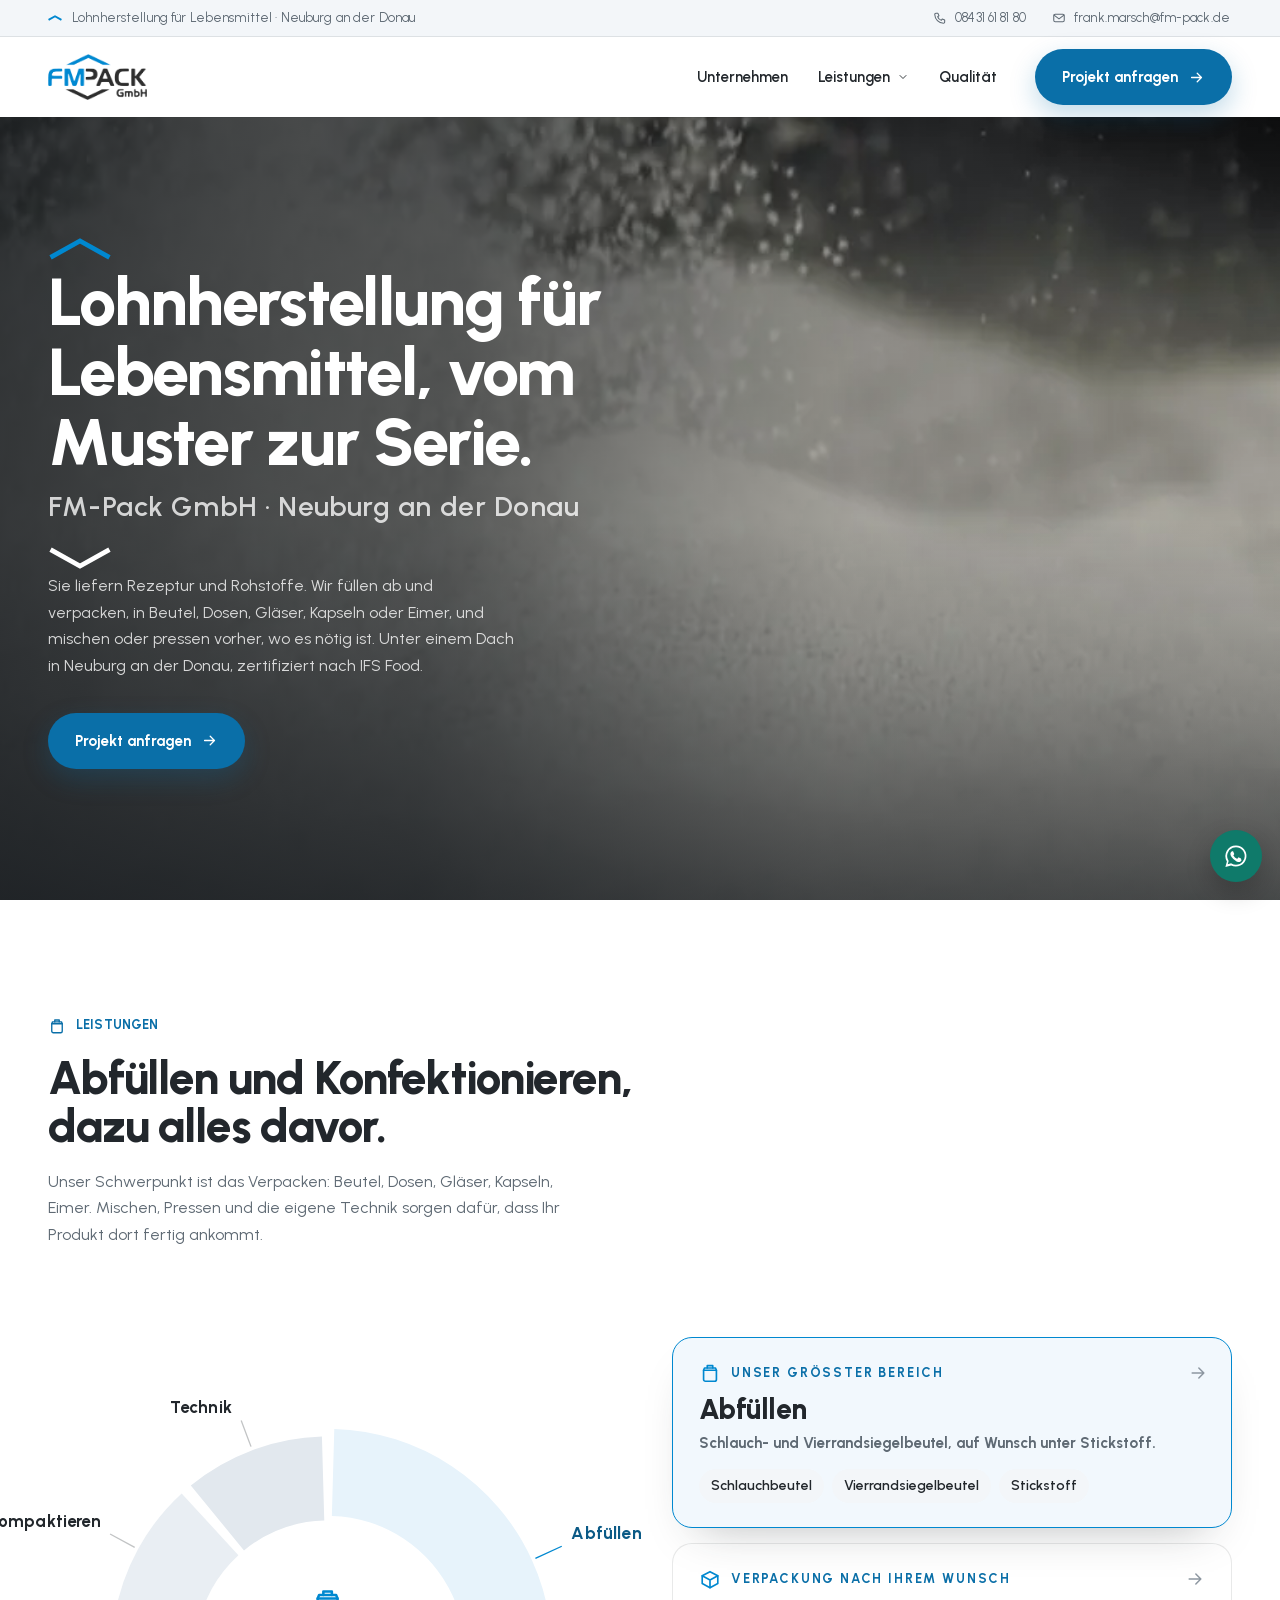
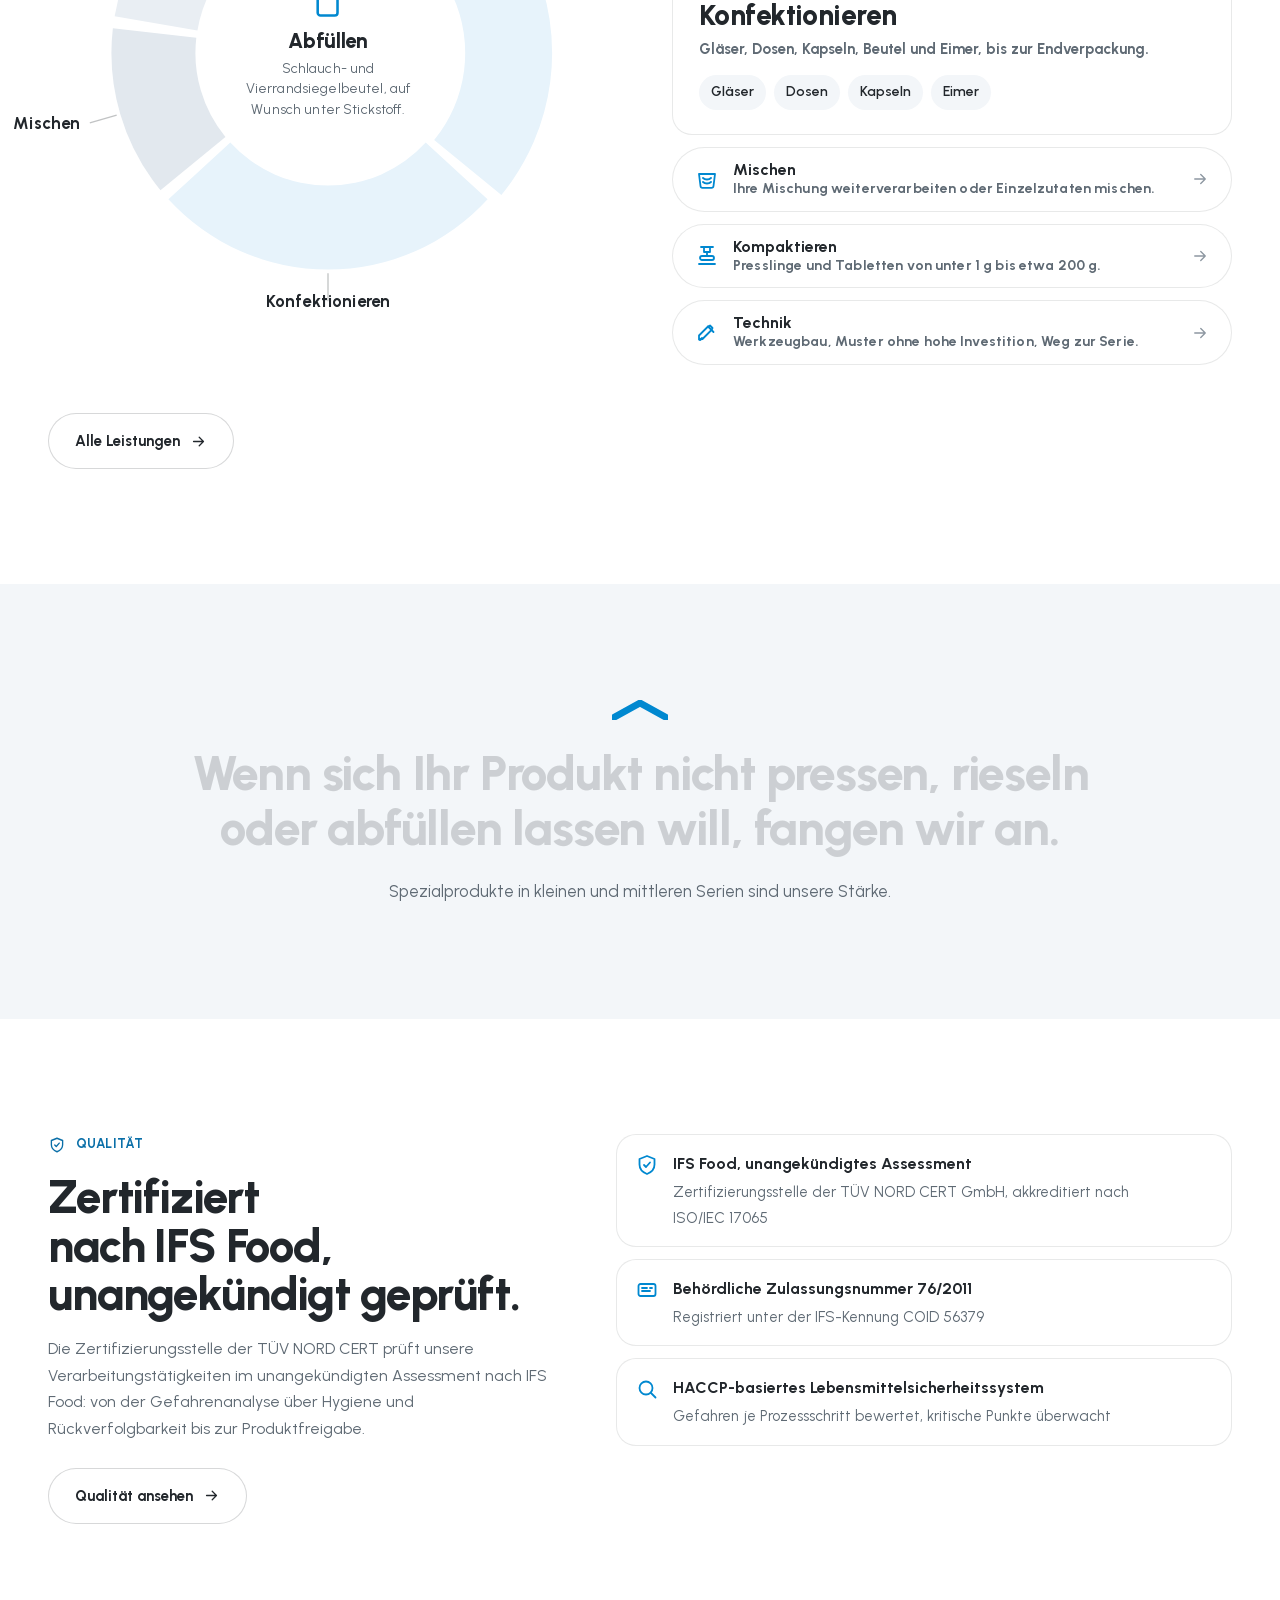
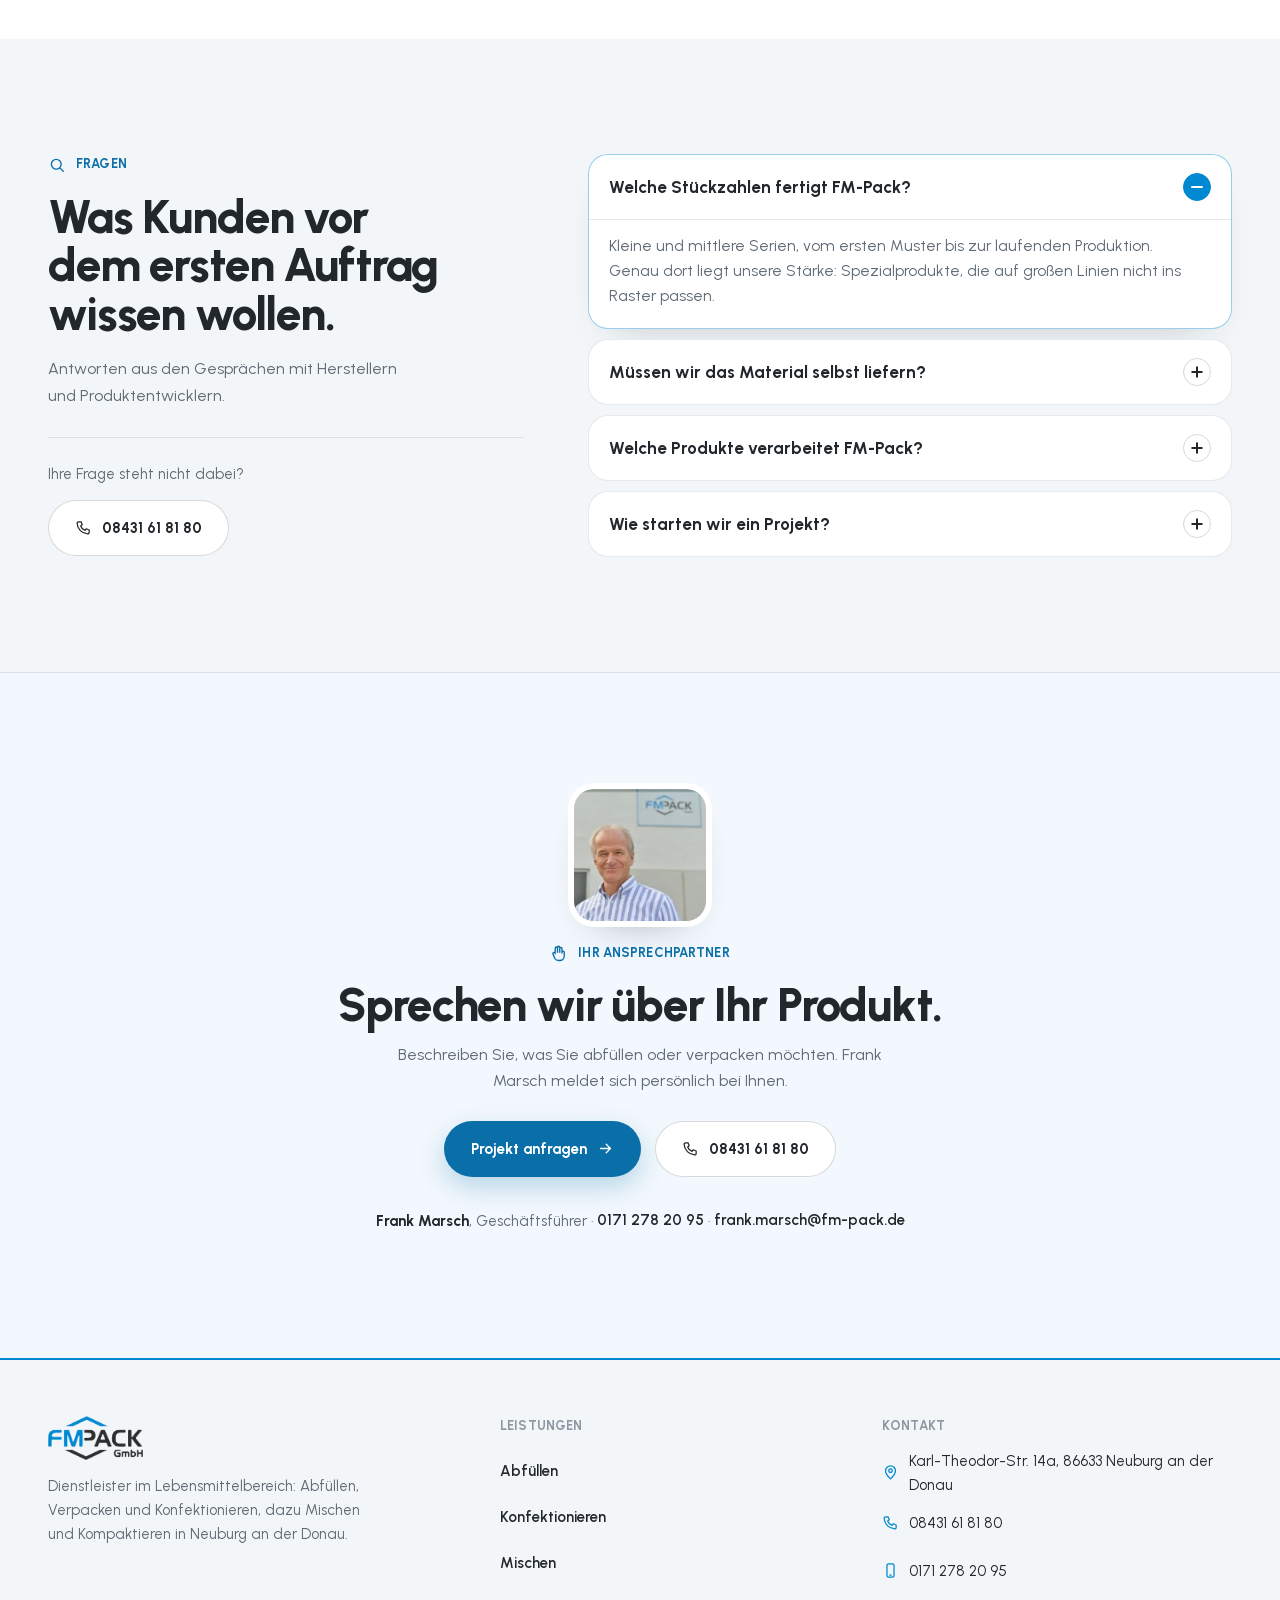
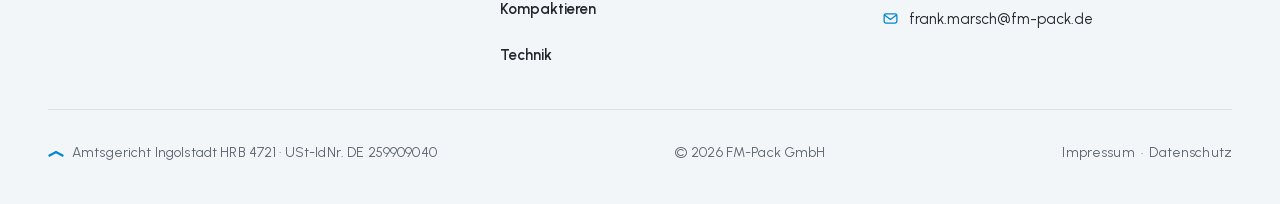
<file: index.html>
<!DOCTYPE html>
<html lang="de" class="kein-js">
<head>
<meta charset="UTF-8">
<meta name="viewport" content="width=device-width, initial-scale=1.0">
<title>Lohnhersteller für Lebensmittel in Neuburg an der Donau | FM-Pack</title>
<meta name="description" content="FM-Pack GmbH: Abfüllen, Verpacken und Konfektionieren von Lebensmitteln und Nahrungsergänzung, dazu Mischen und Kompaktieren. Zertifiziert nach IFS Food.">
<meta name="robots" content="noindex,nofollow">
<link rel="canonical" href="https://www.fmpack.de/">
<meta property="og:title" content="Lohnhersteller für Lebensmittel in Neuburg an der Donau | FM-Pack">
<meta property="og:description" content="FM-Pack GmbH: Abfüllen, Verpacken und Konfektionieren von Lebensmitteln und Nahrungsergänzung, dazu Mischen und Kompaktieren. Zertifiziert nach IFS Food.">
<meta property="og:type" content="website">
<meta property="og:url" content="https://www.fmpack.de/">
<meta property="og:image" content="https://www.fmpack.de/assets/img/team-fm-pack.jpg">
<meta name="theme-color" content="#ffffff">
<link rel="icon" type="image/png" sizes="512x512" href="assets/img/favicon.png">
<link rel="icon" type="image/png" sizes="32x32" href="assets/img/favicon-32.png">
<link rel="apple-touch-icon" href="assets/img/favicon.png">
<link rel="preload" href="assets/fonts/urbanist-800-latin.woff2" as="font" type="font/woff2" crossorigin>
<link rel="preload" href="assets/fonts/urbanist-600-latin.woff2" as="font" type="font/woff2" crossorigin>
<link rel="preload" href="assets/fonts/urbanist-400-latin.woff2" as="font" type="font/woff2" crossorigin>
<link rel="stylesheet" href="assets/fonts.css">
<link rel="stylesheet" href="styles.css?v=b9750cc0">
<script type="application/ld+json">{"@context": "https://schema.org", "@type": ["Organization", "LocalBusiness"], "name": "FM-Pack GmbH", "legalName": "FM-Pack GmbH", "vatID": "DE259909040", "url": "https://www.fmpack.de/", "telephone": "+49 8431 618180", "email": "frank.marsch@fm-pack.de", "image": "https://www.fmpack.de/assets/img/team-fm-pack.jpg", "logo": "https://www.fmpack.de/assets/img/logo.png", "founder": {"@type": "Person", "name": "Frank Marsch"}, "description": "Lohnhersteller im Lebensmittelbereich: Abfüllen, Verpacken und Konfektionieren, dazu Mischen und Kompaktieren von nicht kühlpflichtigen Lebensmitteln.", "address": {"@type": "PostalAddress", "streetAddress": "Karl-Theodor-Str. 14a", "postalCode": "86633", "addressLocality": "Neuburg an der Donau", "addressRegion": "Bayern", "addressCountry": "DE"}, "geo": {"@type": "GeoCoordinates", "latitude": 48.7322, "longitude": 11.1871}, "knowsAbout": ["Abfüllen", "Schlauchbeutel", "Vierrandsiegelbeutel", "Konfektionieren", "Verpacken", "Mischen", "Kompaktieren", "Lohnherstellung Lebensmittel", "Nahrungsergänzungsmittel"]}</script><script type="application/ld+json">{"@context": "https://schema.org", "@type": "FAQPage", "mainEntity": [{"@type": "Question", "name": "Welche Stückzahlen fertigt FM-Pack?", "acceptedAnswer": {"@type": "Answer", "text": "Kleine und mittlere Serien, vom ersten Muster bis zur laufenden Produktion. Genau dort liegt unsere Stärke: Spezialprodukte, die auf großen Linien nicht ins Raster passen."}}, {"@type": "Question", "name": "Müssen wir das Material selbst liefern?", "acceptedAnswer": {"@type": "Answer", "text": "Ja. FM-Pack arbeitet als reiner Lohnhersteller: Sie liefern Rohstoffe und Packmittel, wir übernehmen Verarbeitung und Verpackung. Packmittel beschaffen und kennzeichnen wir auf Wunsch für Sie."}}, {"@type": "Question", "name": "Welche Produkte verarbeitet FM-Pack?", "acceptedAnswer": {"@type": "Answer", "text": "Nicht kühlpflichtige Lebensmittel: Getreideprodukte wie Müsli und Süßgebäck, Trockenprodukte wie Gewürze, Nahrungsergänzungsmittel und Energiegele. Verpackt in Gläser, Folien, Kapseln, Dosen, Beutel oder Eimer."}}, {"@type": "Question", "name": "Wie starten wir ein Projekt?", "acceptedAnswer": {"@type": "Answer", "text": "Mit einem Gespräch über Ihr Produkt. Danach stellen wir erste Muster her, kostengünstig und ohne eigene Anlageninvestition. Passt das Muster, planen wir gemeinsam die Serie."}}]}</script>
</head>
<body>
<a class="skip" href="#inhalt">Zum Inhalt</a>
<header>
  <div class="topbar"><div class="wrap">
    <span class="ort"><svg class="winkel " viewBox="0 0 100 34" aria-hidden="true" width="64" height="22"><polyline points="4,30 50,4.5 96,30"/></svg>Lohnherstellung für Lebensmittel · Neuburg an der Donau</span>
    <div class="rechts"><a href="tel:+498431618180"><svg class="ic" viewBox="0 0 24 24" width="24" height="24" aria-hidden="true"><path d="M5 4h3.5l1.7 4.2-2.2 1.6a10 10 0 0 0 6.2 6.2l1.6-2.2L20 15.5V19a2 2 0 0 1-2.1 2A15.5 15.5 0 0 1 3 6.1 2 2 0 0 1 5 4z"/></svg>08431 61 81 80</a><a href="mailto:frank.marsch@fm-pack.de"><svg class="ic" viewBox="0 0 24 24" width="24" height="24" aria-hidden="true"><rect x="3" y="5.5" width="18" height="13" rx="2.5"/><path d="m3.5 7 8.5 6.5L20.5 7"/></svg>frank.marsch@fm-pack.de</a></div>
  </div></div>
  <div class="wrap kopf">
    <a class="logo" href="./" aria-label="FM-Pack GmbH, Startseite"><img decoding="async" src="assets/opt/img-logo-480.webp" width="507" height="234" alt="FM-Pack GmbH"></a>
    <nav class="haupt" aria-label="Hauptmenü"><a href="unternehmen">Unternehmen</a><div class="hat-menu"><a href="leistungen">Leistungen<svg class="ic pfeil-ab" viewBox="0 0 24 24" width="24" height="24" aria-hidden="true"><path d="m6 9 6 6 6-6"/></svg></a><div class="drop"><div class="drop-innen"><a href="abfuellen"><svg class="ic" viewBox="0 0 24 24" width="24" height="24" aria-hidden="true"><path d="M6 6.5h12l1 2.5v10a2 2 0 0 1-2 2H7a2 2 0 0 1-2-2V9z"/><path d="M5 9h14M9 6.5V4h6v2.5"/></svg><span>Abfüllen</span></a><a href="konfektionieren"><svg class="ic" viewBox="0 0 24 24" width="24" height="24" aria-hidden="true"><path d="M3.5 8.5 12 4l8.5 4.5V17L12 21.5 3.5 17z"/><path d="M3.5 8.5 12 13l8.5-4.5M12 13v8.5"/></svg><span>Konfektionieren</span></a><a href="mischen"><svg class="ic" viewBox="0 0 24 24" width="24" height="24" aria-hidden="true"><path d="M4 7h16l-1.5 12a2 2 0 0 1-2 1.8h-9a2 2 0 0 1-2-1.8z"/><path d="M8 11c2 2 6 2 8 0M8 15c2 2 6 2 8 0"/></svg><span>Mischen</span></a><a href="kompaktieren"><svg class="ic" viewBox="0 0 24 24" width="24" height="24" aria-hidden="true"><path d="M6 3h12M9 3v5h6V3"/><rect x="5" y="12" width="14" height="4" rx="2"/><path d="M12 8v4M4 20h16"/></svg><span>Kompaktieren</span></a><a href="technik"><svg class="ic" viewBox="0 0 24 24" width="24" height="24" aria-hidden="true"><path d="M4 14.5 13 5.5l2-1 2.5 2.5-1 2-9 9-3.5.5z"/><path d="m13 5.5 5.5 5.5M5 19l2-2"/></svg><span>Technik</span></a><a class="drop-alle" href="leistungen">Alle Leistungen <svg class="ic" viewBox="0 0 24 24" width="24" height="24" aria-hidden="true"><path d="M5 12h14M13 6l6 6-6 6"/></svg></a></div></div></div><a href="qualitaet-nachhaltigkeit">Qualität</a></nav>
    <button class="menu-knopf" aria-label="Menü" aria-expanded="false"><span></span><span></span></button>
    <a class="btn btn-blau" href="kontakt"><span>Projekt anfragen</span><svg class="ic" viewBox="0 0 24 24" width="24" height="24" aria-hidden="true"><path d="M5 12h14M13 6l6 6-6 6"/></svg></a>
  </div>
</header>
<div class="menu-flaeche" hidden><a href="./">Start</a><a href="unternehmen">Unternehmen</a><a href="leistungen">Leistungen</a><div class="mob-leistungen"><a href="abfuellen"><svg class="ic" viewBox="0 0 24 24" width="24" height="24" aria-hidden="true"><path d="M6 6.5h12l1 2.5v10a2 2 0 0 1-2 2H7a2 2 0 0 1-2-2V9z"/><path d="M5 9h14M9 6.5V4h6v2.5"/></svg>Abfüllen</a><a href="konfektionieren"><svg class="ic" viewBox="0 0 24 24" width="24" height="24" aria-hidden="true"><path d="M3.5 8.5 12 4l8.5 4.5V17L12 21.5 3.5 17z"/><path d="M3.5 8.5 12 13l8.5-4.5M12 13v8.5"/></svg>Konfektionieren</a><a href="mischen"><svg class="ic" viewBox="0 0 24 24" width="24" height="24" aria-hidden="true"><path d="M4 7h16l-1.5 12a2 2 0 0 1-2 1.8h-9a2 2 0 0 1-2-1.8z"/><path d="M8 11c2 2 6 2 8 0M8 15c2 2 6 2 8 0"/></svg>Mischen</a><a href="kompaktieren"><svg class="ic" viewBox="0 0 24 24" width="24" height="24" aria-hidden="true"><path d="M6 3h12M9 3v5h6V3"/><rect x="5" y="12" width="14" height="4" rx="2"/><path d="M12 8v4M4 20h16"/></svg>Kompaktieren</a><a href="technik"><svg class="ic" viewBox="0 0 24 24" width="24" height="24" aria-hidden="true"><path d="M4 14.5 13 5.5l2-1 2.5 2.5-1 2-9 9-3.5.5z"/><path d="m13 5.5 5.5 5.5M5 19l2-2"/></svg>Technik</a></div><a href="qualitaet-nachhaltigkeit">Qualität &amp; Nachhaltigkeit</a><a class="cta" href="kontakt">Projekt anfragen</a></div>
<main id="inhalt">
<div class="hero"><div class="hero-film"><video poster="assets/opt/video-hero-leistungen-poster-960.webp" muted loop playsinline autoplay preload="metadata" aria-hidden="true"><source src="assets/opt/video-hero-leistungen-m.mp4" media="(max-width: 760px)" type="video/mp4"><source src="assets/opt/video-hero-leistungen.mp4" type="video/mp4"></video></div><div class="wrap hero-inhalt">
    <div class="klammer"><svg class="winkel k-oben" viewBox="0 0 100 34" aria-hidden="true" width="64" height="22"><polyline points="4,30 50,4.5 96,30"/></svg><svg class="winkel k-unten" viewBox="0 0 100 34" aria-hidden="true" width="64" height="22"><polyline points="4,30 50,4.5 96,30"/></svg>
      <h1>Lohnherstellung für Lebensmittel, vom Muster zur&nbsp;Serie.<span class="h1-ort">FM-Pack GmbH · Neuburg an der Donau</span></h1>
    </div>
    <p class="sub">Sie liefern Rezeptur und Rohstoffe. Wir füllen ab und verpacken, in Beutel, Dosen, Gläser, Kapseln oder Eimer, und mischen oder pressen vorher, wo es nötig ist. Unter einem Dach in Neuburg an der Donau, zertifiziert nach IFS Food.</p>
    <div class="hero-cta"><a class="btn btn-blau" href="kontakt"><span>Projekt anfragen</span><svg class="ic" viewBox="0 0 24 24" width="24" height="24" aria-hidden="true"><path d="M5 12h14M13 6l6 6-6 6"/></svg></a></div>
  </div></div>

<section class="ring-sektion"><div class="wrap">
  <div class="ring-kopf rev"><div class="kopfzeile  "><span class="kicker"><svg class="ic" viewBox="0 0 24 24" width="24" height="24" aria-hidden="true"><path d="M6 6.5h12l1 2.5v10a2 2 0 0 1-2 2H7a2 2 0 0 1-2-2V9z"/><path d="M5 9h14M9 6.5V4h6v2.5"/></svg>Leistungen</span><h2>Abfüllen und Konfektionieren, dazu alles&nbsp;davor.</h2><p class=sub>Unser Schwerpunkt ist das Verpacken: Beutel, Dosen, Gläser, Kapseln, Eimer. Mischen, Pressen und die eigene Technik sorgen dafür, dass Ihr Produkt dort fertig ankommt.</p></div></div>
  <div class="ring-feld"><div class="ring-buehne rev"><svg viewBox="0 0 600 600" aria-label="Leistungsring: Abfüllen, Konfektionieren, Mischen, Kompaktieren, Technik"><g class="seg schwer" tabindex="0" role="link" aria-label="Abfüllen" data-href="abfuellen" data-name="Abfüllen" data-satz="Schlauch- und Vierrandsiegelbeutel, auf Wunsch unter Stickstoff." data-icon='<path d="M6 6.5h12l1 2.5v10a2 2 0 0 1-2 2H7a2 2 0 0 1-2-2V9z"/><path d="M5 9h14M9 6.5V4h6v2.5"/>'><path d="M306.5 68.1A232 232 0 0 1 479.5 447.0L409.9 390.0A142 142 0 0 0 304.0 158.1Z"/><line x1="514.7" y1="202.0" x2="542.0" y2="189.5"/><text x="552.0" y="181.5" text-anchor="start">Abfüllen</text></g><g class="seg schwer" tabindex="0" role="link" aria-label="Konfektionieren" data-href="konfektionieren" data-name="Konfektionieren" data-satz="Gläser, Dosen, Kapseln, Beutel und Eimer, bis zur Endverpackung." data-icon='<path d="M3.5 8.5 12 4l8.5 4.5V17L12 21.5 3.5 17z"/><path d="M3.5 8.5 12 13l8.5-4.5M12 13v8.5"/>'><path d="M471.0 456.8A232 232 0 0 1 129.0 456.8L195.3 396.0A142 142 0 0 0 404.7 396.0Z"/><line x1="300.0" y1="536.0" x2="300.0" y2="566.0"/><text x="300.0" y="572.0" text-anchor="middle">Konfektionieren</text></g><g class="seg" tabindex="0" role="link" aria-label="Mischen" data-href="mischen" data-name="Mischen" data-satz="Ihre Mischung weiterverarbeiten oder Einzelzutaten mischen." data-icon='<path d="M4 7h16l-1.5 12a2 2 0 0 1-2 1.8h-9a2 2 0 0 1-2-1.8z"/><path d="M8 11c2 2 6 2 8 0M8 15c2 2 6 2 8 0"/>'><path d="M120.5 447.0A232 232 0 0 1 69.5 273.4L158.9 283.7A142 142 0 0 0 190.1 390.0Z"/><line x1="73.6" y1="366.5" x2="44.8" y2="374.9"/><text x="34.8" y="380.9" text-anchor="end">Mischen</text></g><g class="seg" tabindex="0" role="link" aria-label="Kompaktieren" data-href="kompaktieren" data-name="Kompaktieren" data-satz="Presslinge und Tabletten von unter 1 g bis etwa 200 g." data-icon='<path d="M6 3h12M9 3v5h6V3"/><rect x="5" y="12" width="14" height="4" rx="2"/><path d="M12 8v4M4 20h16"/>'><path d="M71.4 260.6A232 232 0 0 1 143.2 129.0L204.0 195.3A142 142 0 0 0 160.1 275.9Z"/><line x1="92.9" y1="186.9" x2="66.5" y2="172.5"/><text x="56.5" y="164.5" text-anchor="end">Kompaktieren</text></g><g class="seg" tabindex="0" role="link" aria-label="Technik" data-href="technik" data-name="Technik" data-satz="Werkzeugbau, Muster ohne hohe Investition, Weg zur Serie." data-icon='<path d="M4 14.5 13 5.5l2-1 2.5 2.5-1 2-9 9-3.5.5z"/><path d="m13 5.5 5.5 5.5M5 19l2-2"/>'><path d="M153.0 120.5A232 232 0 0 1 293.5 68.1L296.0 158.1A142 142 0 0 0 210.0 190.1Z"/><line x1="217.5" y1="78.9" x2="207.0" y2="50.8"/><text x="197.0" y="42.8" text-anchor="end">Technik</text></g></svg>
  <div class="ring-mitte"><svg class="ic" viewBox="0 0 24 24" width="34" height="34" aria-hidden="true"></svg><b></b><p></p></div></div>
  <div class="ring-liste rev rev-1"><a class="schwerpunkt" href="abfuellen"><span class="sp-kopf"><svg class="ic" viewBox="0 0 24 24" width="24" height="24" aria-hidden="true"><path d="M6 6.5h12l1 2.5v10a2 2 0 0 1-2 2H7a2 2 0 0 1-2-2V9z"/><path d="M5 9h14M9 6.5V4h6v2.5"/></svg><small>Unser größter Bereich</small><svg class="ic pf" viewBox="0 0 24 24" width="24" height="24" aria-hidden="true"><path d="M5 12h14M13 6l6 6-6 6"/></svg></span><b>Abfüllen</b><p>Schlauch- und Vierrandsiegelbeutel, auf Wunsch unter Stickstoff.</p><span class="sp-tags"><i>Schlauchbeutel</i><i>Vierrandsiegelbeutel</i><i>Stickstoff</i></span></a><a class="schwerpunkt" href="konfektionieren"><span class="sp-kopf"><svg class="ic" viewBox="0 0 24 24" width="24" height="24" aria-hidden="true"><path d="M3.5 8.5 12 4l8.5 4.5V17L12 21.5 3.5 17z"/><path d="M3.5 8.5 12 13l8.5-4.5M12 13v8.5"/></svg><small>Verpackung nach Ihrem Wunsch</small><svg class="ic pf" viewBox="0 0 24 24" width="24" height="24" aria-hidden="true"><path d="M5 12h14M13 6l6 6-6 6"/></svg></span><b>Konfektionieren</b><p>Gläser, Dosen, Kapseln, Beutel und Eimer, bis zur Endverpackung.</p><span class="sp-tags"><i>Gläser</i><i>Dosen</i><i>Kapseln</i><i>Eimer</i></span></a><a class="dazu" href="mischen"><svg class="ic" viewBox="0 0 24 24" width="24" height="24" aria-hidden="true"><path d="M4 7h16l-1.5 12a2 2 0 0 1-2 1.8h-9a2 2 0 0 1-2-1.8z"/><path d="M8 11c2 2 6 2 8 0M8 15c2 2 6 2 8 0"/></svg><span><b>Mischen</b><small>Ihre Mischung weiterverarbeiten oder Einzelzutaten mischen.</small></span><svg class="ic pf" viewBox="0 0 24 24" width="24" height="24" aria-hidden="true"><path d="M5 12h14M13 6l6 6-6 6"/></svg></a><a class="dazu" href="kompaktieren"><svg class="ic" viewBox="0 0 24 24" width="24" height="24" aria-hidden="true"><path d="M6 3h12M9 3v5h6V3"/><rect x="5" y="12" width="14" height="4" rx="2"/><path d="M12 8v4M4 20h16"/></svg><span><b>Kompaktieren</b><small>Presslinge und Tabletten von unter 1 g bis etwa 200 g.</small></span><svg class="ic pf" viewBox="0 0 24 24" width="24" height="24" aria-hidden="true"><path d="M5 12h14M13 6l6 6-6 6"/></svg></a><a class="dazu" href="technik"><svg class="ic" viewBox="0 0 24 24" width="24" height="24" aria-hidden="true"><path d="M4 14.5 13 5.5l2-1 2.5 2.5-1 2-9 9-3.5.5z"/><path d="m13 5.5 5.5 5.5M5 19l2-2"/></svg><span><b>Technik</b><small>Werkzeugbau, Muster ohne hohe Investition, Weg zur Serie.</small></span><svg class="ic pf" viewBox="0 0 24 24" width="24" height="24" aria-hidden="true"><path d="M5 12h14M13 6l6 6-6 6"/></svg></a></div></div>
  <div class="rev"><a class="btn btn-linie" href="leistungen"><span>Alle Leistungen</span><svg class="ic" viewBox="0 0 24 24" width="24" height="24" aria-hidden="true"><path d="M5 12h14M13 6l6 6-6 6"/></svg></a></div>
</div></section>

<section class="leitsatz"><div class="wrap">
  <svg class="winkel leitsatz-winkel" viewBox="0 0 100 34" aria-hidden="true" width="64" height="22"><polyline points="4,30 50,4.5 96,30"/></svg>
  <p class="leitsatz-text">Wenn sich Ihr Produkt nicht pressen, rieseln oder abfüllen lassen will, fangen wir an.</p>
  <p class="quelle">Spezialprodukte in kleinen und mittleren Serien sind unsere Stärke.</p>
</div></section>

<section><div class="wrap">
  <div class="band-text">
    <div class="rev"><span class="kicker"><svg class="ic" viewBox="0 0 24 24" width="24" height="24" aria-hidden="true"><path d="M12 3 4.5 6v5.5c0 4.4 3.2 7.8 7.5 9.5 4.3-1.7 7.5-5.1 7.5-9.5V6L12 3z"/><path d="m9 12 2 2 4-4.5"/></svg>Qualität</span><h2>Zertifiziert nach IFS Food, unangekündigt geprüft.</h2>
      <p class="sub">Die Zertifizierungsstelle der TÜV NORD CERT prüft unsere Verarbeitungstätigkeiten im unangekündigten Assessment nach IFS Food: von der Gefahrenanalyse über Hygiene und Rückverfolgbarkeit bis zur Produktfreigabe.</p>
      <div style="margin-top:26px"><a class="btn btn-linie" href="qualitaet-nachhaltigkeit"><span>Qualität ansehen</span><svg class="ic" viewBox="0 0 24 24" width="24" height="24" aria-hidden="true"><path d="M5 12h14M13 6l6 6-6 6"/></svg></a></div></div>
    <div class="rev rev-1"><ul class="nachweise"><li class="rev rev-0"><svg class="ic" viewBox="0 0 24 24" width="24" height="24" aria-hidden="true"><path d="M12 3 4.5 6v5.5c0 4.4 3.2 7.8 7.5 9.5 4.3-1.7 7.5-5.1 7.5-9.5V6L12 3z"/><path d="m9 12 2 2 4-4.5"/></svg><div><b>IFS Food, unangekündigtes Assessment</b><span>Zertifizierungsstelle der TÜV NORD CERT GmbH, akkreditiert nach ISO/IEC 17065</span></div></li><li class="rev rev-1"><svg class="ic" viewBox="0 0 24 24" width="24" height="24" aria-hidden="true"><rect x="3.5" y="6" width="17" height="12" rx="2"/><path d="M7 10h5M7 13h8M15 10h2"/></svg><div><b>Behördliche Zulassungsnummer 76/2011</b><span>Registriert unter der IFS-Kennung COID 56379</span></div></li><li class="rev rev-2"><svg class="ic" viewBox="0 0 24 24" width="24" height="24" aria-hidden="true"><circle cx="11" cy="11" r="6.5"/><path d="m16 16 4.5 4.5"/></svg><div><b>HACCP-basiertes Lebensmittelsicherheitssystem</b><span>Gefahren je Prozessschritt bewertet, kritische Punkte überwacht</span></div></li></ul></div>
  </div>
</div></section>

<section class="grau"><div class="wrap faq-duo">
  <div class="faq-kopf rev"><span class="kicker"><svg class="ic" viewBox="0 0 24 24" width="24" height="24" aria-hidden="true"><circle cx="11" cy="11" r="6.5"/><path d="m16 16 4.5 4.5"/></svg>Fragen</span><h2>Was Kunden vor dem ersten Auftrag wissen&nbsp;wollen.</h2><p class="sub">Antworten aus den Gesprächen mit Herstellern und Produktentwicklern.</p>
    <div class="faq-anruf"><p>Ihre Frage steht nicht dabei?</p><a class="btn btn-linie" href="tel:+498431618180"><svg class="ic" viewBox="0 0 24 24" width="24" height="24" aria-hidden="true"><path d="M5 4h3.5l1.7 4.2-2.2 1.6a10 10 0 0 0 6.2 6.2l1.6-2.2L20 15.5V19a2 2 0 0 1-2.1 2A15.5 15.5 0 0 1 3 6.1 2 2 0 0 1 5 4z"/></svg><span>08431 61 81 80</span></a></div></div>
  <div class="rev rev-1"><div class="faq"><div class="faq-eintrag auf"><button class="faq-frage" aria-expanded="true">Welche Stückzahlen fertigt FM-Pack?<i></i></button><div class="faq-antwort"><p>Kleine und mittlere Serien, vom ersten Muster bis zur laufenden Produktion. Genau dort liegt unsere Stärke: Spezialprodukte, die auf großen Linien nicht ins Raster passen.</p></div></div><div class="faq-eintrag"><button class="faq-frage" aria-expanded="false">Müssen wir das Material selbst liefern?<i></i></button><div class="faq-antwort"><p>Ja. FM-Pack arbeitet als reiner Lohnhersteller: Sie liefern Rohstoffe und Packmittel, wir übernehmen Verarbeitung und Verpackung. Packmittel beschaffen und kennzeichnen wir auf Wunsch für Sie.</p></div></div><div class="faq-eintrag"><button class="faq-frage" aria-expanded="false">Welche Produkte verarbeitet FM-Pack?<i></i></button><div class="faq-antwort"><p>Nicht kühlpflichtige Lebensmittel: Getreideprodukte wie Müsli und Süßgebäck, Trockenprodukte wie Gewürze, Nahrungsergänzungsmittel und Energiegele. Verpackt in Gläser, Folien, Kapseln, Dosen, Beutel oder Eimer.</p></div></div><div class="faq-eintrag"><button class="faq-frage" aria-expanded="false">Wie starten wir ein Projekt?<i></i></button><div class="faq-antwort"><p>Mit einem Gespräch über Ihr Produkt. Danach stellen wir erste Muster her, kostengünstig und ohne eigene Anlageninvestition. Passt das Muster, planen wir gemeinsam die Serie.</p></div></div></div></div>
</div></section>
<section class="abschluss"><div class="wrap">
  <div class="abschluss-karte rev">
    <div class="abschluss-foto"><img fetchpriority="low" src="assets/opt/img-frank-marsch-341.webp" alt="Frank Marsch, Geschäftsführer der FM-Pack GmbH, Neuburg an der Donau" width="341" height="297" decoding=async style="--pos:center 28%"></div>
    <span class="kicker"><svg class="ic" viewBox="0 0 24 24" width="24" height="24" aria-hidden="true"><path d="M7 11V5.5a1.5 1.5 0 0 1 3 0V11M10 10V4.5a1.5 1.5 0 0 1 3 0V11M13 10.5V6a1.5 1.5 0 0 1 3 0v6M16 12v-1a1.5 1.5 0 0 1 3 0v5a6 6 0 0 1-6 6h-1.5a6 6 0 0 1-5.2-3L4 13.5a1.5 1.5 0 0 1 2.6-1.5L7 13"/></svg>Ihr Ansprechpartner</span>
    <h2>Sprechen wir über Ihr&nbsp;Produkt.</h2>
    <p class="sub">Beschreiben Sie, was Sie abfüllen oder verpacken möchten. Frank Marsch meldet sich persönlich bei Ihnen.</p>
    <div class="knoepfe"><a class="btn btn-blau" href="kontakt"><span>Projekt anfragen</span><svg class="ic" viewBox="0 0 24 24" width="24" height="24" aria-hidden="true"><path d="M5 12h14M13 6l6 6-6 6"/></svg></a><a class="btn btn-linie" href="tel:+498431618180"><svg class="ic" viewBox="0 0 24 24" width="24" height="24" aria-hidden="true"><path d="M5 4h3.5l1.7 4.2-2.2 1.6a10 10 0 0 0 6.2 6.2l1.6-2.2L20 15.5V19a2 2 0 0 1-2.1 2A15.5 15.5 0 0 1 3 6.1 2 2 0 0 1 5 4z"/></svg><span>08431 61 81 80</span></a></div>
    <p class="abschluss-name"><b>Frank Marsch</b>, Geschäftsführer · <a href="tel:+491712782095">0171 278 20 95</a> · <a href="mailto:frank.marsch@fm-pack.de">frank.marsch@fm-pack.de</a></p>
  </div>
</div></section>
</main>
<footer>
  <div class="wrap">
    <div class="fuss-oben">
      <div><div class="fuss-logo"><img fetchpriority="low" decoding="async" src="assets/opt/img-logo-480.webp" width="507" height="234" alt="FM-Pack GmbH"></div>
        <p class="fuss-claim">Dienstleister im Lebensmittelbereich: Abfüllen, Verpacken und Konfektionieren, dazu Mischen und Kompaktieren in Neuburg an der Donau.</p></div>
      <div><div class="fuss-titel">Leistungen</div><nav class="fuss-nav" aria-label="Leistungen"><a href="abfuellen">Abfüllen</a><a href="konfektionieren">Konfektionieren</a><a href="mischen">Mischen</a><a href="kompaktieren">Kompaktieren</a><a href="technik">Technik</a></nav></div>
      <div><div class="fuss-titel">Kontakt</div><div class="fuss-kontakt">
        <span><svg class="ic" viewBox="0 0 24 24" width="24" height="24" aria-hidden="true"><path d="M12 21s-7-6.4-7-11.5a7 7 0 0 1 14 0C19 14.6 12 21 12 21z"/><circle cx="12" cy="9.5" r="2.5"/></svg>Karl-Theodor-Str. 14a, 86633 Neuburg an der Donau</span>
        <a href="tel:+498431618180"><svg class="ic" viewBox="0 0 24 24" width="24" height="24" aria-hidden="true"><path d="M5 4h3.5l1.7 4.2-2.2 1.6a10 10 0 0 0 6.2 6.2l1.6-2.2L20 15.5V19a2 2 0 0 1-2.1 2A15.5 15.5 0 0 1 3 6.1 2 2 0 0 1 5 4z"/></svg>08431 61 81 80</a>
        <a href="tel:+491712782095"><svg class="ic" viewBox="0 0 24 24" width="24" height="24" aria-hidden="true"><rect x="7" y="2.5" width="10" height="19" rx="2.5"/><path d="M11 18.5h2"/></svg>0171 278 20 95</a>
        <a href="mailto:frank.marsch@fm-pack.de"><svg class="ic" viewBox="0 0 24 24" width="24" height="24" aria-hidden="true"><rect x="3" y="5.5" width="18" height="13" rx="2.5"/><path d="m3.5 7 8.5 6.5L20.5 7"/></svg>frank.marsch@fm-pack.de</a></div></div>
    </div>
    <div class="fuss-unten">
      <div><svg class="winkel " viewBox="0 0 100 34" aria-hidden="true" width="64" height="22"><polyline points="4,30 50,4.5 96,30"/></svg>Amtsgericht Ingolstadt HRB 4721 · USt-IdNr. DE 259909040</div>
      <div>© 2026 FM-Pack GmbH</div>
      <div><a href="impressum">Impressum</a> &nbsp;·&nbsp; <a href="datenschutzerklaerung">Datenschutz</a></div>
    </div>
  </div>
</footer>
<a class="wa" href="https://wa.me/491712782095" target="_blank" rel="noopener" aria-label="Per WhatsApp schreiben"><svg class="" viewBox="0 0 24 24" width="24" height="24" aria-hidden="true"><path fill="currentColor" stroke="none" d="M12 2.2A9.8 9.8 0 0 0 3.6 17l-1.4 5.2 5.3-1.4A9.8 9.8 0 1 0 12 2.2zm0 17.9a8.1 8.1 0 0 1-4.2-1.2l-.3-.2-3.1.8.8-3-.2-.3A8.1 8.1 0 1 1 12 20.1zm4.5-6c-.2-.1-1.5-.7-1.7-.8s-.4-.1-.6.1-.6.8-.8 1-.3.2-.5.1a6.7 6.7 0 0 1-3.3-2.9c-.2-.4.3-.4.7-1.3.1-.2 0-.3 0-.4l-.8-1.8c-.2-.5-.4-.4-.6-.4h-.5a1 1 0 0 0-.7.3 3 3 0 0 0-.9 2.2 5.2 5.2 0 0 0 1.1 2.8 11.9 11.9 0 0 0 4.6 4c1.7.7 2.1.6 2.8.5a2.5 2.5 0 0 0 1.6-1.1 2 2 0 0 0 .1-1.1c0-.1-.2-.2-.5-.3z"/></svg><span>WhatsApp</span></a>
<script src="main.js?v=3b87bf62" defer></script>
</body>
</html>
</file>
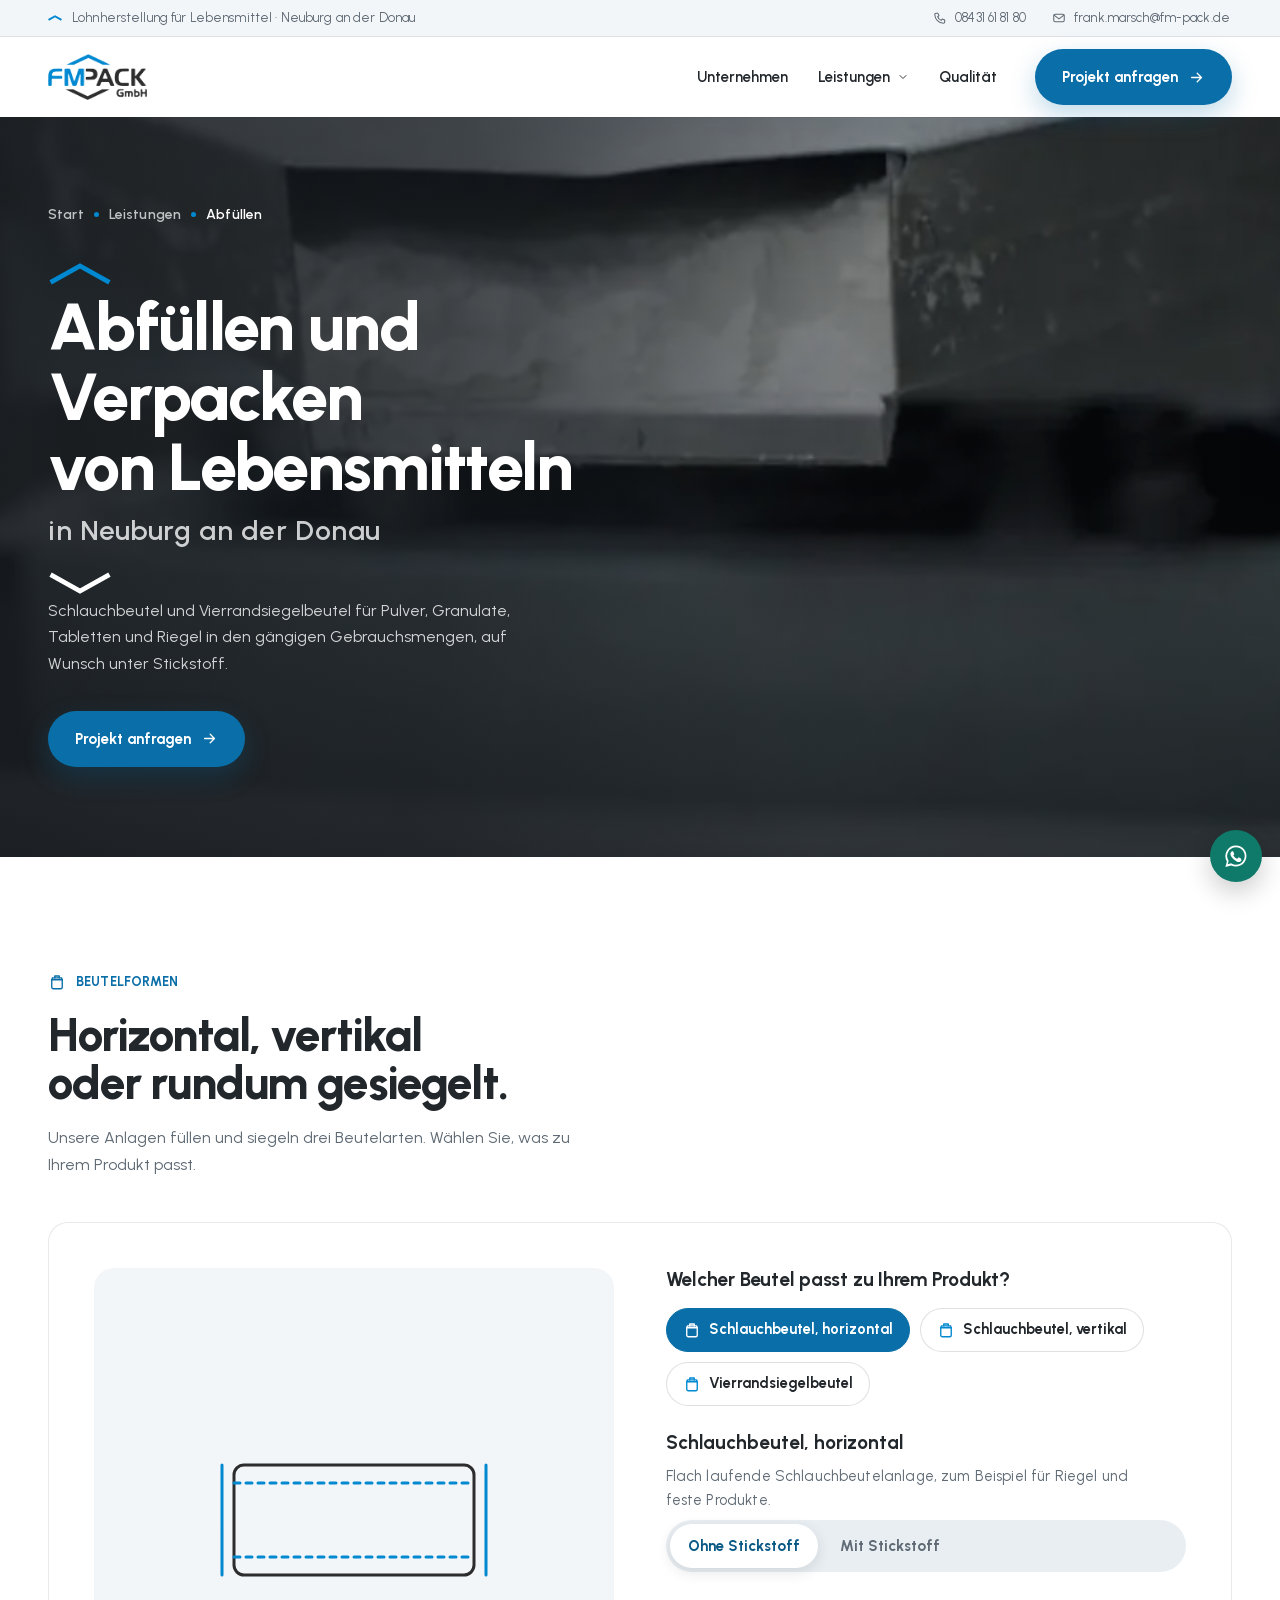
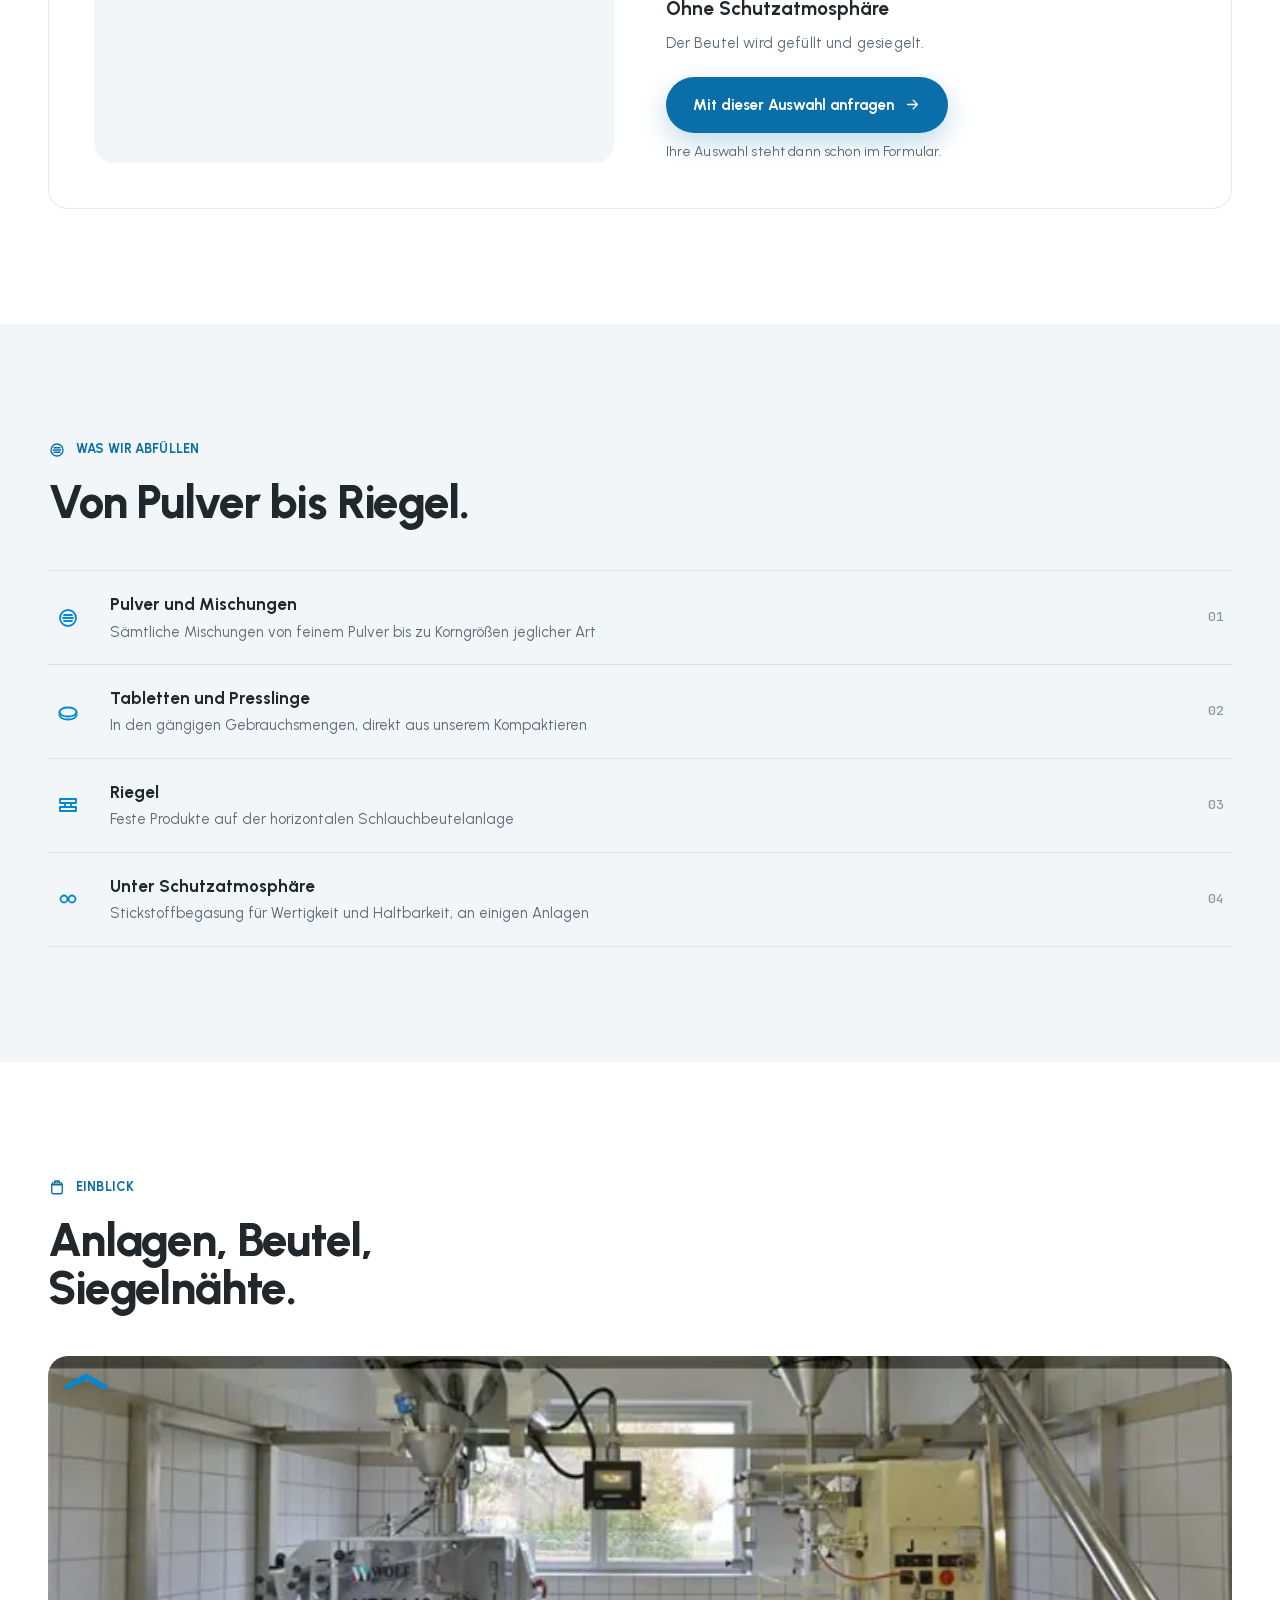
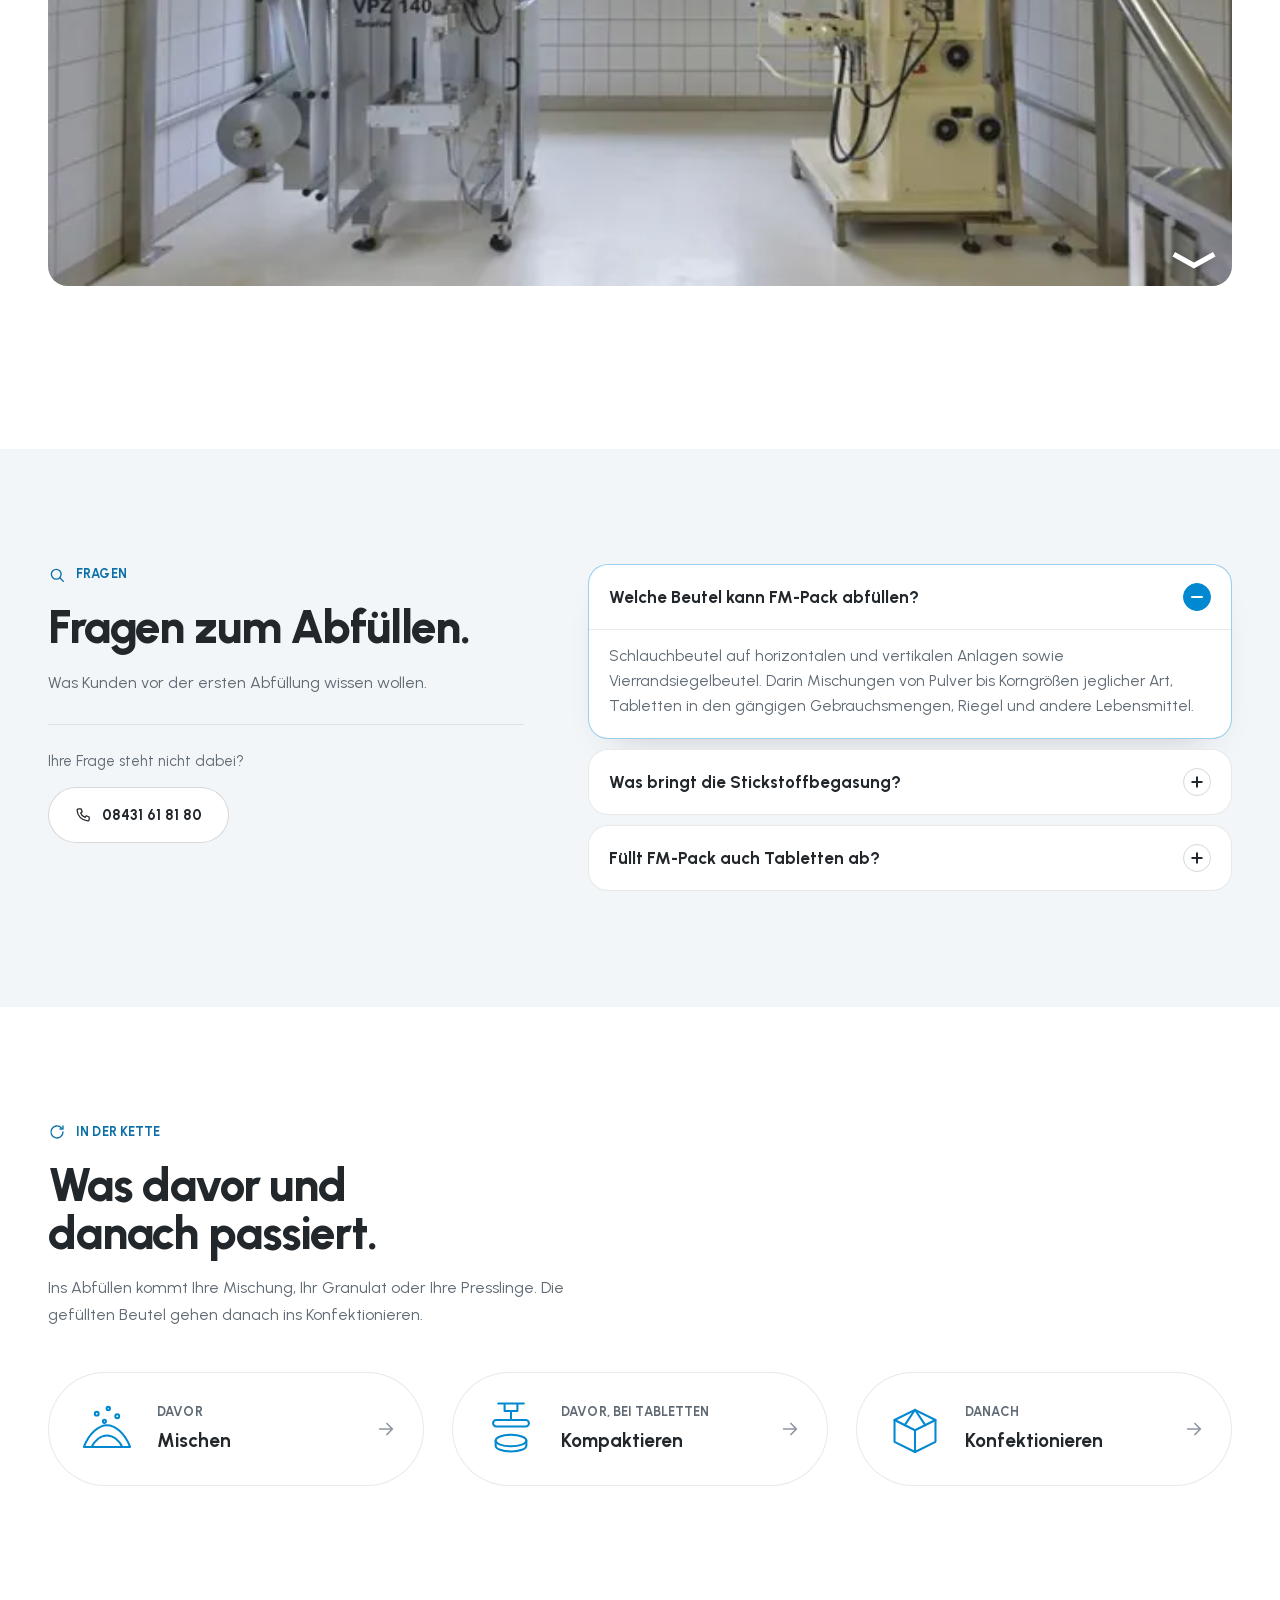
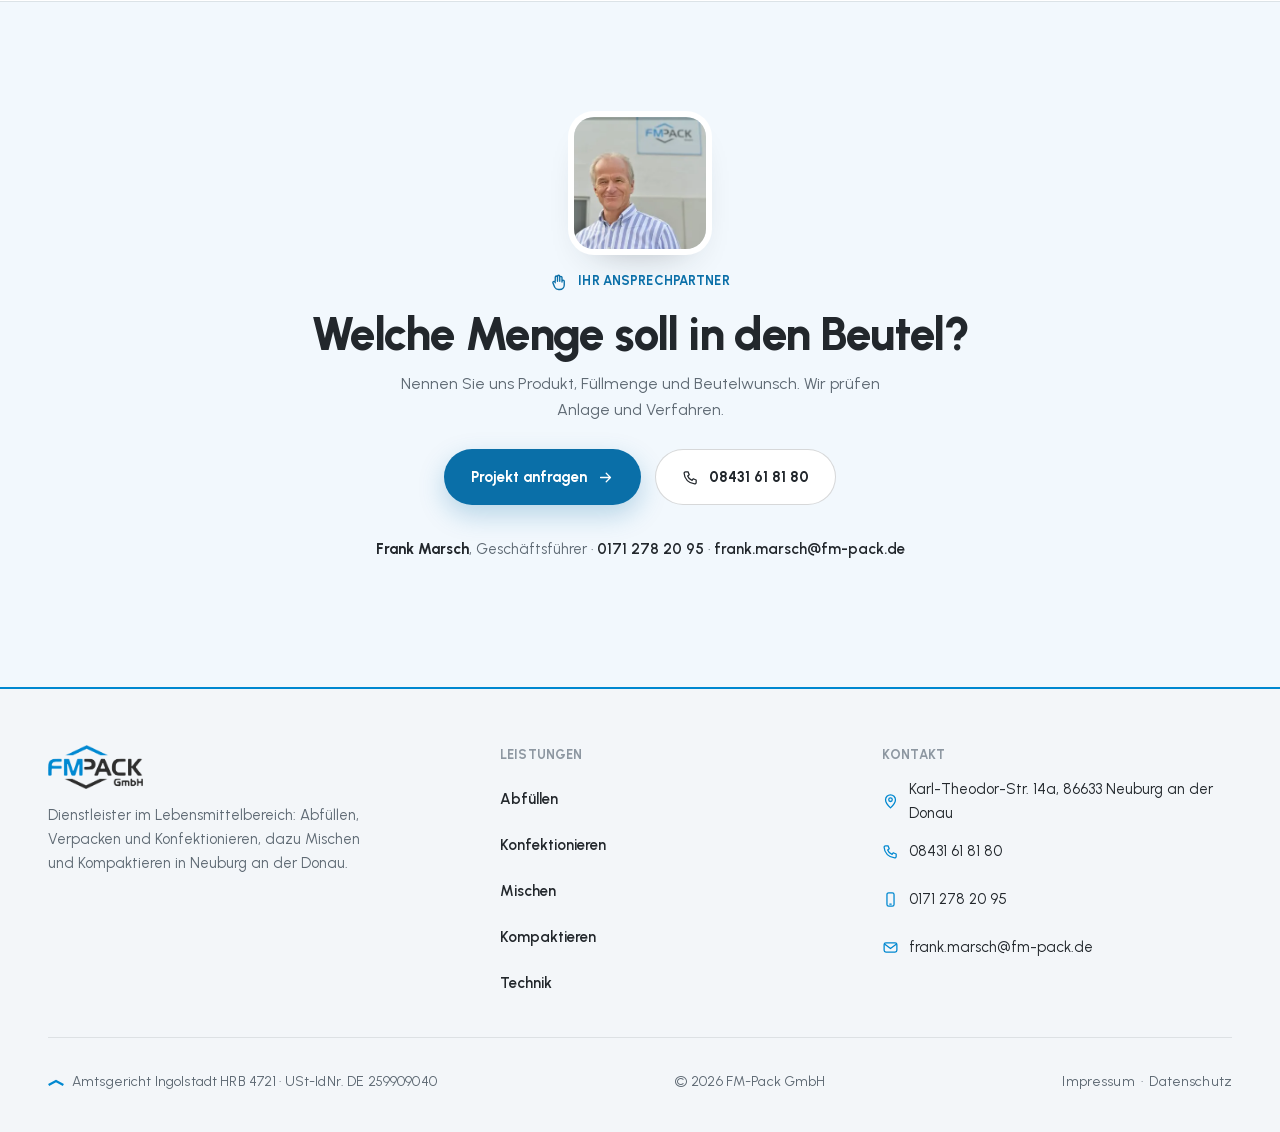
<file: abfuellen.html>
<!DOCTYPE html>
<html lang="de" class="kein-js">
<head>
<meta charset="UTF-8">
<meta name="viewport" content="width=device-width, initial-scale=1.0">
<title>Abfüllen in Schlauchbeutel und Vierrandsiegelbeutel | FM-Pack</title>
<meta name="description" content="FM-Pack füllt Pulver, Granulate, Tabletten und Riegel in Schlauchbeutel und Vierrandsiegelbeutel ab, auf Wunsch mit Stickstoffbegasung. Neuburg an der Donau.">
<meta name="robots" content="noindex,nofollow">
<link rel="canonical" href="https://www.fmpack.de/abfuellen">
<meta property="og:title" content="Abfüllen in Schlauchbeutel und Vierrandsiegelbeutel | FM-Pack">
<meta property="og:description" content="FM-Pack füllt Pulver, Granulate, Tabletten und Riegel in Schlauchbeutel und Vierrandsiegelbeutel ab, auf Wunsch mit Stickstoffbegasung. Neuburg an der Donau.">
<meta property="og:type" content="website">
<meta property="og:url" content="https://www.fmpack.de/abfuellen">
<meta property="og:image" content="https://www.fmpack.de/assets/img/team-fm-pack.jpg">
<meta name="theme-color" content="#ffffff">
<link rel="icon" type="image/png" sizes="512x512" href="assets/img/favicon.png">
<link rel="icon" type="image/png" sizes="32x32" href="assets/img/favicon-32.png">
<link rel="apple-touch-icon" href="assets/img/favicon.png">
<link rel="preload" href="assets/fonts/urbanist-800-latin.woff2" as="font" type="font/woff2" crossorigin>
<link rel="preload" href="assets/fonts/urbanist-600-latin.woff2" as="font" type="font/woff2" crossorigin>
<link rel="preload" href="assets/fonts/urbanist-400-latin.woff2" as="font" type="font/woff2" crossorigin>
<link rel="stylesheet" href="assets/fonts.css">
<link rel="stylesheet" href="styles.css?v=b9750cc0">
<script type="application/ld+json">{"@context": "https://schema.org", "@type": ["Organization", "LocalBusiness"], "name": "FM-Pack GmbH", "legalName": "FM-Pack GmbH", "vatID": "DE259909040", "url": "https://www.fmpack.de/", "telephone": "+49 8431 618180", "email": "frank.marsch@fm-pack.de", "image": "https://www.fmpack.de/assets/img/team-fm-pack.jpg", "logo": "https://www.fmpack.de/assets/img/logo.png", "founder": {"@type": "Person", "name": "Frank Marsch"}, "description": "Lohnhersteller im Lebensmittelbereich: Abfüllen, Verpacken und Konfektionieren, dazu Mischen und Kompaktieren von nicht kühlpflichtigen Lebensmitteln.", "address": {"@type": "PostalAddress", "streetAddress": "Karl-Theodor-Str. 14a", "postalCode": "86633", "addressLocality": "Neuburg an der Donau", "addressRegion": "Bayern", "addressCountry": "DE"}, "geo": {"@type": "GeoCoordinates", "latitude": 48.7322, "longitude": 11.1871}, "knowsAbout": ["Abfüllen", "Schlauchbeutel", "Vierrandsiegelbeutel", "Konfektionieren", "Verpacken", "Mischen", "Kompaktieren", "Lohnherstellung Lebensmittel", "Nahrungsergänzungsmittel"]}</script><script type="application/ld+json">{"@context": "https://schema.org", "@type": "FAQPage", "mainEntity": [{"@type": "Question", "name": "Welche Beutel kann FM-Pack abfüllen?", "acceptedAnswer": {"@type": "Answer", "text": "Schlauchbeutel auf horizontalen und vertikalen Anlagen sowie Vierrandsiegelbeutel. Darin Mischungen von Pulver bis Korngrößen jeglicher Art, Tabletten in den gängigen Gebrauchsmengen, Riegel und andere Lebensmittel."}}, {"@type": "Question", "name": "Was bringt die Stickstoffbegasung?", "acceptedAnswer": {"@type": "Answer", "text": "An einigen Anlagen verdrängen wir beim Abfüllen die Luft im Beutel durch Stickstoff. Das verbessert Wertigkeit und Haltbarkeit Ihres Produkts."}}, {"@type": "Question", "name": "Füllt FM-Pack auch Tabletten ab?", "acceptedAnswer": {"@type": "Answer", "text": "Ja, Tabletten und Presslinge in den gängigen Gebrauchsmengen, direkt im Anschluss an das Kompaktieren bei uns im Haus."}}]}</script>
</head>
<body>
<a class="skip" href="#inhalt">Zum Inhalt</a>
<header>
  <div class="topbar"><div class="wrap">
    <span class="ort"><svg class="winkel " viewBox="0 0 100 34" aria-hidden="true" width="64" height="22"><polyline points="4,30 50,4.5 96,30"/></svg>Lohnherstellung für Lebensmittel · Neuburg an der Donau</span>
    <div class="rechts"><a href="tel:+498431618180"><svg class="ic" viewBox="0 0 24 24" width="24" height="24" aria-hidden="true"><path d="M5 4h3.5l1.7 4.2-2.2 1.6a10 10 0 0 0 6.2 6.2l1.6-2.2L20 15.5V19a2 2 0 0 1-2.1 2A15.5 15.5 0 0 1 3 6.1 2 2 0 0 1 5 4z"/></svg>08431 61 81 80</a><a href="mailto:frank.marsch@fm-pack.de"><svg class="ic" viewBox="0 0 24 24" width="24" height="24" aria-hidden="true"><rect x="3" y="5.5" width="18" height="13" rx="2.5"/><path d="m3.5 7 8.5 6.5L20.5 7"/></svg>frank.marsch@fm-pack.de</a></div>
  </div></div>
  <div class="wrap kopf">
    <a class="logo" href="./" aria-label="FM-Pack GmbH, Startseite"><img decoding="async" src="assets/opt/img-logo-480.webp" width="507" height="234" alt="FM-Pack GmbH"></a>
    <nav class="haupt" aria-label="Hauptmenü"><a href="unternehmen">Unternehmen</a><div class="hat-menu"><a href="leistungen" class="aktiv">Leistungen<svg class="ic pfeil-ab" viewBox="0 0 24 24" width="24" height="24" aria-hidden="true"><path d="m6 9 6 6 6-6"/></svg></a><div class="drop"><div class="drop-innen"><a href="abfuellen"><svg class="ic" viewBox="0 0 24 24" width="24" height="24" aria-hidden="true"><path d="M6 6.5h12l1 2.5v10a2 2 0 0 1-2 2H7a2 2 0 0 1-2-2V9z"/><path d="M5 9h14M9 6.5V4h6v2.5"/></svg><span>Abfüllen</span></a><a href="konfektionieren"><svg class="ic" viewBox="0 0 24 24" width="24" height="24" aria-hidden="true"><path d="M3.5 8.5 12 4l8.5 4.5V17L12 21.5 3.5 17z"/><path d="M3.5 8.5 12 13l8.5-4.5M12 13v8.5"/></svg><span>Konfektionieren</span></a><a href="mischen"><svg class="ic" viewBox="0 0 24 24" width="24" height="24" aria-hidden="true"><path d="M4 7h16l-1.5 12a2 2 0 0 1-2 1.8h-9a2 2 0 0 1-2-1.8z"/><path d="M8 11c2 2 6 2 8 0M8 15c2 2 6 2 8 0"/></svg><span>Mischen</span></a><a href="kompaktieren"><svg class="ic" viewBox="0 0 24 24" width="24" height="24" aria-hidden="true"><path d="M6 3h12M9 3v5h6V3"/><rect x="5" y="12" width="14" height="4" rx="2"/><path d="M12 8v4M4 20h16"/></svg><span>Kompaktieren</span></a><a href="technik"><svg class="ic" viewBox="0 0 24 24" width="24" height="24" aria-hidden="true"><path d="M4 14.5 13 5.5l2-1 2.5 2.5-1 2-9 9-3.5.5z"/><path d="m13 5.5 5.5 5.5M5 19l2-2"/></svg><span>Technik</span></a><a class="drop-alle" href="leistungen">Alle Leistungen <svg class="ic" viewBox="0 0 24 24" width="24" height="24" aria-hidden="true"><path d="M5 12h14M13 6l6 6-6 6"/></svg></a></div></div></div><a href="qualitaet-nachhaltigkeit">Qualität</a></nav>
    <button class="menu-knopf" aria-label="Menü" aria-expanded="false"><span></span><span></span></button>
    <a class="btn btn-blau" href="kontakt"><span>Projekt anfragen</span><svg class="ic" viewBox="0 0 24 24" width="24" height="24" aria-hidden="true"><path d="M5 12h14M13 6l6 6-6 6"/></svg></a>
  </div>
</header>
<div class="menu-flaeche" hidden><a href="./">Start</a><a href="unternehmen">Unternehmen</a><a href="leistungen">Leistungen</a><div class="mob-leistungen"><a href="abfuellen"><svg class="ic" viewBox="0 0 24 24" width="24" height="24" aria-hidden="true"><path d="M6 6.5h12l1 2.5v10a2 2 0 0 1-2 2H7a2 2 0 0 1-2-2V9z"/><path d="M5 9h14M9 6.5V4h6v2.5"/></svg>Abfüllen</a><a href="konfektionieren"><svg class="ic" viewBox="0 0 24 24" width="24" height="24" aria-hidden="true"><path d="M3.5 8.5 12 4l8.5 4.5V17L12 21.5 3.5 17z"/><path d="M3.5 8.5 12 13l8.5-4.5M12 13v8.5"/></svg>Konfektionieren</a><a href="mischen"><svg class="ic" viewBox="0 0 24 24" width="24" height="24" aria-hidden="true"><path d="M4 7h16l-1.5 12a2 2 0 0 1-2 1.8h-9a2 2 0 0 1-2-1.8z"/><path d="M8 11c2 2 6 2 8 0M8 15c2 2 6 2 8 0"/></svg>Mischen</a><a href="kompaktieren"><svg class="ic" viewBox="0 0 24 24" width="24" height="24" aria-hidden="true"><path d="M6 3h12M9 3v5h6V3"/><rect x="5" y="12" width="14" height="4" rx="2"/><path d="M12 8v4M4 20h16"/></svg>Kompaktieren</a><a href="technik"><svg class="ic" viewBox="0 0 24 24" width="24" height="24" aria-hidden="true"><path d="M4 14.5 13 5.5l2-1 2.5 2.5-1 2-9 9-3.5.5z"/><path d="m13 5.5 5.5 5.5M5 19l2-2"/></svg>Technik</a></div><a href="qualitaet-nachhaltigkeit">Qualität &amp; Nachhaltigkeit</a><a class="cta" href="kontakt">Projekt anfragen</a></div>
<main id="inhalt">
<div class="hero hero-u"><div class="hero-film"><video poster="assets/opt/video-hero-abfuellen-poster-960.webp" muted loop playsinline autoplay preload="metadata" aria-hidden="true"><source src="assets/opt/video-hero-abfuellen-m.mp4" media="(max-width: 760px)" type="video/mp4"><source src="assets/opt/video-hero-abfuellen.mp4" type="video/mp4"></video></div><div class="wrap hero-inhalt">
    <nav class="krumen" aria-label="Sie sind hier"><a href="./">Start</a><i></i><a href="leistungen">Leistungen</a><i></i><span>Abfüllen</span></nav>
    <div class="klammer"><svg class="winkel k-oben" viewBox="0 0 100 34" aria-hidden="true" width="64" height="22"><polyline points="4,30 50,4.5 96,30"/></svg><svg class="winkel k-unten" viewBox="0 0 100 34" aria-hidden="true" width="64" height="22"><polyline points="4,30 50,4.5 96,30"/></svg><h1>Abfüllen und Verpacken von&nbsp;Lebensmitteln<span class="h1-ort">in Neuburg an der Donau</span></h1></div>
    <p class="sub">Schlauchbeutel und Vierrandsiegelbeutel für Pulver, Granulate, Tabletten und Riegel in den gängigen Gebrauchsmengen, auf Wunsch unter Stickstoff.</p>
    <div class="hero-cta"><a class="btn btn-blau" href="kontakt"><span>Projekt anfragen</span><svg class="ic" viewBox="0 0 24 24" width="24" height="24" aria-hidden="true"><path d="M5 12h14M13 6l6 6-6 6"/></svg></a></div>
  </div></div>

<section><div class="wrap">
  <div class="kopfzeile  rev"><span class="kicker"><svg class="ic" viewBox="0 0 24 24" width="24" height="24" aria-hidden="true"><path d="M6 6.5h12l1 2.5v10a2 2 0 0 1-2 2H7a2 2 0 0 1-2-2V9z"/><path d="M5 9h14M9 6.5V4h6v2.5"/></svg>Beutelformen</span><h2>Horizontal, vertikal oder rundum&nbsp;gesiegelt.</h2><p class=sub>Unsere Anlagen füllen und siegeln drei Beutelarten. Wählen Sie, was zu Ihrem Produkt passt.</p></div>
  <div class="buehne rev" data-waehler data-thema="Abfüllen"><div class="buehne-grafik"><svg class="beutel" viewBox="0 0 360 300" aria-hidden="true" fill="none" stroke="#2d2d2d" stroke-width="3" stroke-linecap="round" stroke-linejoin="round">
      <g data-form="h"><rect x="60" y="100" width="240" height="110" rx="10"/><path d="M60 118h240M60 192h240" stroke="#0088d0" stroke-dasharray="6 6"/><path d="M48 100v110M312 100v110" stroke="#0088d0"/></g>
      <g data-form="v" style="display:none"><path d="M120 50h120l6 12v170a10 10 0 0 1-10 10H124a10 10 0 0 1-10-10V62z"/><path d="M114 62h132" stroke="#0088d0"/><path d="M120 50v-10h120v10" stroke="#0088d0"/><path d="M150 120h60M150 150h60M150 180h60" stroke="#0088d0" stroke-dasharray="4 6"/></g>
      <g data-form="s" style="display:none"><rect x="90" y="60" width="180" height="190" rx="8"/><rect x="104" y="74" width="152" height="162" rx="6" stroke="#0088d0" stroke-dasharray="6 6"/><path d="M130 130h100M130 160h100M130 190h100" stroke="#0088d0" stroke-dasharray="4 6"/></g>
      <g class="n2 aus" id="n2" fill="#0088d0" stroke="none"><circle cx="300" cy="70" r="16" fill="#e7f3fb"/><text x="300" y="75" text-anchor="middle" font-family="JetBrains Mono,monospace" font-size="13" fill="#0a6fa8" font-weight="700">N₂</text></g>
      <style>.beutel[data-zustand=an] .n2{opacity:1;transform:none}</style>
    </svg></div>
    <div><h3>Welcher Beutel passt zu Ihrem&nbsp;Produkt?</h3><div class="chips" style="margin-top:16px"><button class="chip" type="button" aria-pressed="false" data-form="h" data-titel="Schlauchbeutel, horizontal" data-satz="Flach laufende Schlauchbeutelanlage, zum Beispiel für Riegel und feste Produkte."><svg class="ic" viewBox="0 0 24 24" width="24" height="24" aria-hidden="true"><path d="M6 6.5h12l1 2.5v10a2 2 0 0 1-2 2H7a2 2 0 0 1-2-2V9z"/><path d="M5 9h14M9 6.5V4h6v2.5"/></svg>Schlauchbeutel, horizontal</button><button class="chip" type="button" aria-pressed="false" data-form="v" data-titel="Schlauchbeutel, vertikal" data-satz="Stehend gefüllter Schlauchbeutel für Pulver, Granulate und Tabletten."><svg class="ic" viewBox="0 0 24 24" width="24" height="24" aria-hidden="true"><path d="M6 6.5h12l1 2.5v10a2 2 0 0 1-2 2H7a2 2 0 0 1-2-2V9z"/><path d="M5 9h14M9 6.5V4h6v2.5"/></svg>Schlauchbeutel, vertikal</button><button class="chip" type="button" aria-pressed="false" data-form="s" data-titel="Vierrandsiegelbeutel" data-satz="Rundum gesiegelter Flachbeutel für Portionen von Pulver bis Korn."><svg class="ic" viewBox="0 0 24 24" width="24" height="24" aria-hidden="true"><path d="M6 6.5h12l1 2.5v10a2 2 0 0 1-2 2H7a2 2 0 0 1-2-2V9z"/><path d="M5 9h14M9 6.5V4h6v2.5"/></svg>Vierrandsiegelbeutel</button></div><div class="waehler-text"><b></b><p></p></div>
      <div class="schalter" style="margin-top:8px" data-schalter=".beutel" data-text="#n2-text"><button type="button" class="an" aria-pressed="true" data-wert="aus" data-titel="Ohne Schutzatmosphäre" data-satz="Der Beutel wird gefüllt und gesiegelt.">Ohne Stickstoff</button><button type="button" aria-pressed="false" data-wert="an" data-titel="Mit Stickstoffbegasung" data-satz="Stickstoff verdrängt die Luft im Beutel: bessere Wertigkeit und längere Haltbarkeit, an einigen unserer Anlagen.">Mit Stickstoff</button></div>
      <div class="waehler-text" id="n2-text" style="min-height:60px"><b>Ohne Schutzatmosphäre</b><p>Der Beutel wird gefüllt und gesiegelt.</p></div><div class="buehne-weiter"><a class="btn btn-blau" data-anfrage="Abfüllen" href="kontakt#anfrage"><span>Mit dieser Auswahl anfragen</span><svg class="ic" viewBox="0 0 24 24" width="24" height="24" aria-hidden="true"><path d="M5 12h14M13 6l6 6-6 6"/></svg></a><small>Ihre Auswahl steht dann schon im Formular.</small></div></div></div>
</div></section>
<section class="grau"><div class="wrap">
  <div class="kopfzeile  rev"><span class="kicker"><svg class="ic" viewBox="0 0 24 24" width="24" height="24" aria-hidden="true"><circle cx="12" cy="12" r="8"/><path d="M8 9h8M7 12h10M8 15h8"/></svg>Was wir abfüllen</span><h2>Von Pulver bis&nbsp;Riegel.</h2></div>
  <div class="register rev"><div class="zeile"><svg class="ic" viewBox="0 0 24 24" width="24" height="24" aria-hidden="true"><circle cx="12" cy="12" r="8"/><path d="M8 9h8M7 12h10M8 15h8"/></svg><div><b>Pulver und Mischungen</b><span>Sämtliche Mischungen von feinem Pulver bis zu Korngrößen jeglicher Art</span></div><span class="nr">01</span></div><div class="zeile"><svg class="ic" viewBox="0 0 24 24" width="24" height="24" aria-hidden="true"><ellipse cx="12" cy="12" rx="8.5" ry="4.5"/><path d="M3.5 12v3c0 2.5 3.8 4.5 8.5 4.5s8.5-2 8.5-4.5v-3"/></svg><div><b>Tabletten und Presslinge</b><span>In den gängigen Gebrauchsmengen, direkt aus unserem Kompaktieren</span></div><span class="nr">02</span></div><div class="zeile"><svg class="ic" viewBox="0 0 24 24" width="24" height="24" aria-hidden="true"><path d="M4 6h16v4H4zM4 14h16v4H4z"/><path d="M9 10v4M15 10v4"/></svg><div><b>Riegel</b><span>Feste Produkte auf der horizontalen Schlauchbeutelanlage</span></div><span class="nr">03</span></div><div class="zeile"><svg class="ic" viewBox="0 0 24 24" width="24" height="24" aria-hidden="true"><circle cx="8" cy="12" r="3.5"/><circle cx="16" cy="12" r="3.5"/><path d="M11.5 12h1"/></svg><div><b>Unter Schutzatmosphäre</b><span>Stickstoffbegasung für Wertigkeit und Haltbarkeit, an einigen Anlagen</span></div><span class="nr">04</span></div></div>
</div></section>
<section><div class="wrap">
  <div class="kopfzeile  rev"><span class="kicker"><svg class="ic" viewBox="0 0 24 24" width="24" height="24" aria-hidden="true"><path d="M6 6.5h12l1 2.5v10a2 2 0 0 1-2 2H7a2 2 0 0 1-2-2V9z"/><path d="M5 9h14M9 6.5V4h6v2.5"/></svg>Einblick</span><h2>Anlagen, Beutel, Siegelnähte.</h2></div>
  <div class="band-foto rev"><img fetchpriority="low" srcset="assets/opt/img-abfuellen-anlage-fm-pack-640.webp 640w, assets/opt/img-abfuellen-anlage-fm-pack-664.webp 664w" sizes="(max-width: 760px) 100vw, 70vw" src="assets/opt/img-abfuellen-anlage-fm-pack-664.webp" alt="Anlage fm pack, Abfüllen bei FM-Pack GmbH, Neuburg an der Donau" width="664" height="297" decoding="async"><span class="klammer-bild" aria-hidden="true"><svg class="winkel k-oben" viewBox="0 0 100 34" aria-hidden="true" width="64" height="22"><polyline points="4,30 50,4.5 96,30"/></svg><svg class="winkel k-unten" viewBox="0 0 100 34" aria-hidden="true" width="64" height="22"><polyline points="4,30 50,4.5 96,30"/></svg></span></div>
</div></section>
<section class="grau"><div class="wrap faq-duo">
  <div class="faq-kopf rev"><span class="kicker"><svg class="ic" viewBox="0 0 24 24" width="24" height="24" aria-hidden="true"><circle cx="11" cy="11" r="6.5"/><path d="m16 16 4.5 4.5"/></svg>Fragen</span><h2>Fragen zum&nbsp;Abfüllen.</h2><p class="sub">Was Kunden vor der ersten Abfüllung wissen wollen.</p>
    <div class="faq-anruf"><p>Ihre Frage steht nicht dabei?</p><a class="btn btn-linie" href="tel:+498431618180"><svg class="ic" viewBox="0 0 24 24" width="24" height="24" aria-hidden="true"><path d="M5 4h3.5l1.7 4.2-2.2 1.6a10 10 0 0 0 6.2 6.2l1.6-2.2L20 15.5V19a2 2 0 0 1-2.1 2A15.5 15.5 0 0 1 3 6.1 2 2 0 0 1 5 4z"/></svg><span>08431 61 81 80</span></a></div></div>
  <div class="rev rev-1"><div class="faq"><div class="faq-eintrag auf"><button class="faq-frage" aria-expanded="true">Welche Beutel kann FM-Pack abfüllen?<i></i></button><div class="faq-antwort"><p>Schlauchbeutel auf horizontalen und vertikalen Anlagen sowie Vierrandsiegelbeutel. Darin Mischungen von Pulver bis Korngrößen jeglicher Art, Tabletten in den gängigen Gebrauchsmengen, Riegel und andere Lebensmittel.</p></div></div><div class="faq-eintrag"><button class="faq-frage" aria-expanded="false">Was bringt die Stickstoffbegasung?<i></i></button><div class="faq-antwort"><p>An einigen Anlagen verdrängen wir beim Abfüllen die Luft im Beutel durch Stickstoff. Das verbessert Wertigkeit und Haltbarkeit Ihres Produkts.</p></div></div><div class="faq-eintrag"><button class="faq-frage" aria-expanded="false">Füllt FM-Pack auch Tabletten ab?<i></i></button><div class="faq-antwort"><p>Ja, Tabletten und Presslinge in den gängigen Gebrauchsmengen, direkt im Anschluss an das Kompaktieren bei uns im Haus.</p></div></div></div></div>
</div></section>
<section><div class="wrap">
  <div class="kopfzeile  rev"><span class="kicker"><svg class="ic" viewBox="0 0 24 24" width="24" height="24" aria-hidden="true"><path d="M20 12a8 8 0 1 1-2.3-5.7"/><path d="M20 4v4h-4"/></svg>In der Kette</span><h2>Was davor und danach&nbsp;passiert.</h2><p class=sub>Ins Abfüllen kommt Ihre Mischung, Ihr Granulat oder Ihre Presslinge. Die gefüllten Beutel gehen danach ins Konfektionieren.</p></div>
  <div class="nachbarn" style="--n:3"><a class="nachbar rev" href="mischen"><svg class="produkt" viewBox="0 0 100 100" width="88" height="88" fill="none" stroke="currentColor" stroke-width="3.2" stroke-linecap="round" stroke-linejoin="round" aria-hidden="true"><g class="fliesst"><circle cx="34" cy="26" r="3"/><circle cx="52" cy="18" r="2.6"/><circle cx="66" cy="30" r="3"/><circle cx="46" cy="38" r="2.4"/></g><path d="M14 78c8-22 24-34 36-34s28 12 36 34z"/><path d="M26 78c5-10 14-18 24-18s19 8 24 18"/></svg><div><small>Davor</small><b>Mischen</b></div><svg class="ic pf" viewBox="0 0 24 24" width="24" height="24" aria-hidden="true"><path d="M5 12h14M13 6l6 6-6 6"/></svg></a><a class="nachbar rev" href="kompaktieren"><svg class="produkt" viewBox="0 0 100 100" width="88" height="88" fill="none" stroke="currentColor" stroke-width="3.2" stroke-linecap="round" stroke-linejoin="round" aria-hidden="true"><path d="M30 10h40M40 10v12h20V10"/><path d="M50 22v12"/><rect x="22" y="36" width="56" height="10" rx="5"/><ellipse class="atmet" cx="50" cy="68" rx="24" ry="9"/><path d="M26 68v8c0 5 10.7 9 24 9s24-4 24-9v-8"/></svg><div><small>Davor, bei Tabletten</small><b>Kompaktieren</b></div><svg class="ic pf" viewBox="0 0 24 24" width="24" height="24" aria-hidden="true"><path d="M5 12h14M13 6l6 6-6 6"/></svg></a><a class="nachbar rev" href="konfektionieren"><svg class="produkt" viewBox="0 0 100 100" width="88" height="88" fill="none" stroke="currentColor" stroke-width="3.2" stroke-linecap="round" stroke-linejoin="round" aria-hidden="true"><path d="M18 36 50 20l32 16v34L50 86 18 70z"/><path d="M18 36l32 16 32-16M50 52v34"/><path d="M50 20 34 44M50 20l16 24"/></svg><div><small>Danach</small><b>Konfektionieren</b></div><svg class="ic pf" viewBox="0 0 24 24" width="24" height="24" aria-hidden="true"><path d="M5 12h14M13 6l6 6-6 6"/></svg></a></div>
</div></section>
<section class="abschluss"><div class="wrap">
  <div class="abschluss-karte rev">
    <div class="abschluss-foto"><img fetchpriority="low" src="assets/opt/img-frank-marsch-341.webp" alt="Frank Marsch, Geschäftsführer der FM-Pack GmbH, Neuburg an der Donau" width="341" height="297" decoding=async style="--pos:center 28%"></div>
    <span class="kicker"><svg class="ic" viewBox="0 0 24 24" width="24" height="24" aria-hidden="true"><path d="M7 11V5.5a1.5 1.5 0 0 1 3 0V11M10 10V4.5a1.5 1.5 0 0 1 3 0V11M13 10.5V6a1.5 1.5 0 0 1 3 0v6M16 12v-1a1.5 1.5 0 0 1 3 0v5a6 6 0 0 1-6 6h-1.5a6 6 0 0 1-5.2-3L4 13.5a1.5 1.5 0 0 1 2.6-1.5L7 13"/></svg>Ihr Ansprechpartner</span>
    <h2>Welche Menge soll in den&nbsp;Beutel?</h2>
    <p class="sub">Nennen Sie uns Produkt, Füllmenge und Beutelwunsch. Wir prüfen Anlage und Verfahren.</p>
    <div class="knoepfe"><a class="btn btn-blau" href="kontakt"><span>Projekt anfragen</span><svg class="ic" viewBox="0 0 24 24" width="24" height="24" aria-hidden="true"><path d="M5 12h14M13 6l6 6-6 6"/></svg></a><a class="btn btn-linie" href="tel:+498431618180"><svg class="ic" viewBox="0 0 24 24" width="24" height="24" aria-hidden="true"><path d="M5 4h3.5l1.7 4.2-2.2 1.6a10 10 0 0 0 6.2 6.2l1.6-2.2L20 15.5V19a2 2 0 0 1-2.1 2A15.5 15.5 0 0 1 3 6.1 2 2 0 0 1 5 4z"/></svg><span>08431 61 81 80</span></a></div>
    <p class="abschluss-name"><b>Frank Marsch</b>, Geschäftsführer · <a href="tel:+491712782095">0171 278 20 95</a> · <a href="mailto:frank.marsch@fm-pack.de">frank.marsch@fm-pack.de</a></p>
  </div>
</div></section>
</main>
<footer>
  <div class="wrap">
    <div class="fuss-oben">
      <div><div class="fuss-logo"><img fetchpriority="low" decoding="async" src="assets/opt/img-logo-480.webp" width="507" height="234" alt="FM-Pack GmbH"></div>
        <p class="fuss-claim">Dienstleister im Lebensmittelbereich: Abfüllen, Verpacken und Konfektionieren, dazu Mischen und Kompaktieren in Neuburg an der Donau.</p></div>
      <div><div class="fuss-titel">Leistungen</div><nav class="fuss-nav" aria-label="Leistungen"><a href="abfuellen">Abfüllen</a><a href="konfektionieren">Konfektionieren</a><a href="mischen">Mischen</a><a href="kompaktieren">Kompaktieren</a><a href="technik">Technik</a></nav></div>
      <div><div class="fuss-titel">Kontakt</div><div class="fuss-kontakt">
        <span><svg class="ic" viewBox="0 0 24 24" width="24" height="24" aria-hidden="true"><path d="M12 21s-7-6.4-7-11.5a7 7 0 0 1 14 0C19 14.6 12 21 12 21z"/><circle cx="12" cy="9.5" r="2.5"/></svg>Karl-Theodor-Str. 14a, 86633 Neuburg an der Donau</span>
        <a href="tel:+498431618180"><svg class="ic" viewBox="0 0 24 24" width="24" height="24" aria-hidden="true"><path d="M5 4h3.5l1.7 4.2-2.2 1.6a10 10 0 0 0 6.2 6.2l1.6-2.2L20 15.5V19a2 2 0 0 1-2.1 2A15.5 15.5 0 0 1 3 6.1 2 2 0 0 1 5 4z"/></svg>08431 61 81 80</a>
        <a href="tel:+491712782095"><svg class="ic" viewBox="0 0 24 24" width="24" height="24" aria-hidden="true"><rect x="7" y="2.5" width="10" height="19" rx="2.5"/><path d="M11 18.5h2"/></svg>0171 278 20 95</a>
        <a href="mailto:frank.marsch@fm-pack.de"><svg class="ic" viewBox="0 0 24 24" width="24" height="24" aria-hidden="true"><rect x="3" y="5.5" width="18" height="13" rx="2.5"/><path d="m3.5 7 8.5 6.5L20.5 7"/></svg>frank.marsch@fm-pack.de</a></div></div>
    </div>
    <div class="fuss-unten">
      <div><svg class="winkel " viewBox="0 0 100 34" aria-hidden="true" width="64" height="22"><polyline points="4,30 50,4.5 96,30"/></svg>Amtsgericht Ingolstadt HRB 4721 · USt-IdNr. DE 259909040</div>
      <div>© 2026 FM-Pack GmbH</div>
      <div><a href="impressum">Impressum</a> &nbsp;·&nbsp; <a href="datenschutzerklaerung">Datenschutz</a></div>
    </div>
  </div>
</footer>
<a class="wa" href="https://wa.me/491712782095" target="_blank" rel="noopener" aria-label="Per WhatsApp schreiben"><svg class="" viewBox="0 0 24 24" width="24" height="24" aria-hidden="true"><path fill="currentColor" stroke="none" d="M12 2.2A9.8 9.8 0 0 0 3.6 17l-1.4 5.2 5.3-1.4A9.8 9.8 0 1 0 12 2.2zm0 17.9a8.1 8.1 0 0 1-4.2-1.2l-.3-.2-3.1.8.8-3-.2-.3A8.1 8.1 0 1 1 12 20.1zm4.5-6c-.2-.1-1.5-.7-1.7-.8s-.4-.1-.6.1-.6.8-.8 1-.3.2-.5.1a6.7 6.7 0 0 1-3.3-2.9c-.2-.4.3-.4.7-1.3.1-.2 0-.3 0-.4l-.8-1.8c-.2-.5-.4-.4-.6-.4h-.5a1 1 0 0 0-.7.3 3 3 0 0 0-.9 2.2 5.2 5.2 0 0 0 1.1 2.8 11.9 11.9 0 0 0 4.6 4c1.7.7 2.1.6 2.8.5a2.5 2.5 0 0 0 1.6-1.1 2 2 0 0 0 .1-1.1c0-.1-.2-.2-.5-.3z"/></svg><span>WhatsApp</span></a>
<script src="main.js?v=3b87bf62" defer></script>
</body>
</html>
</file>
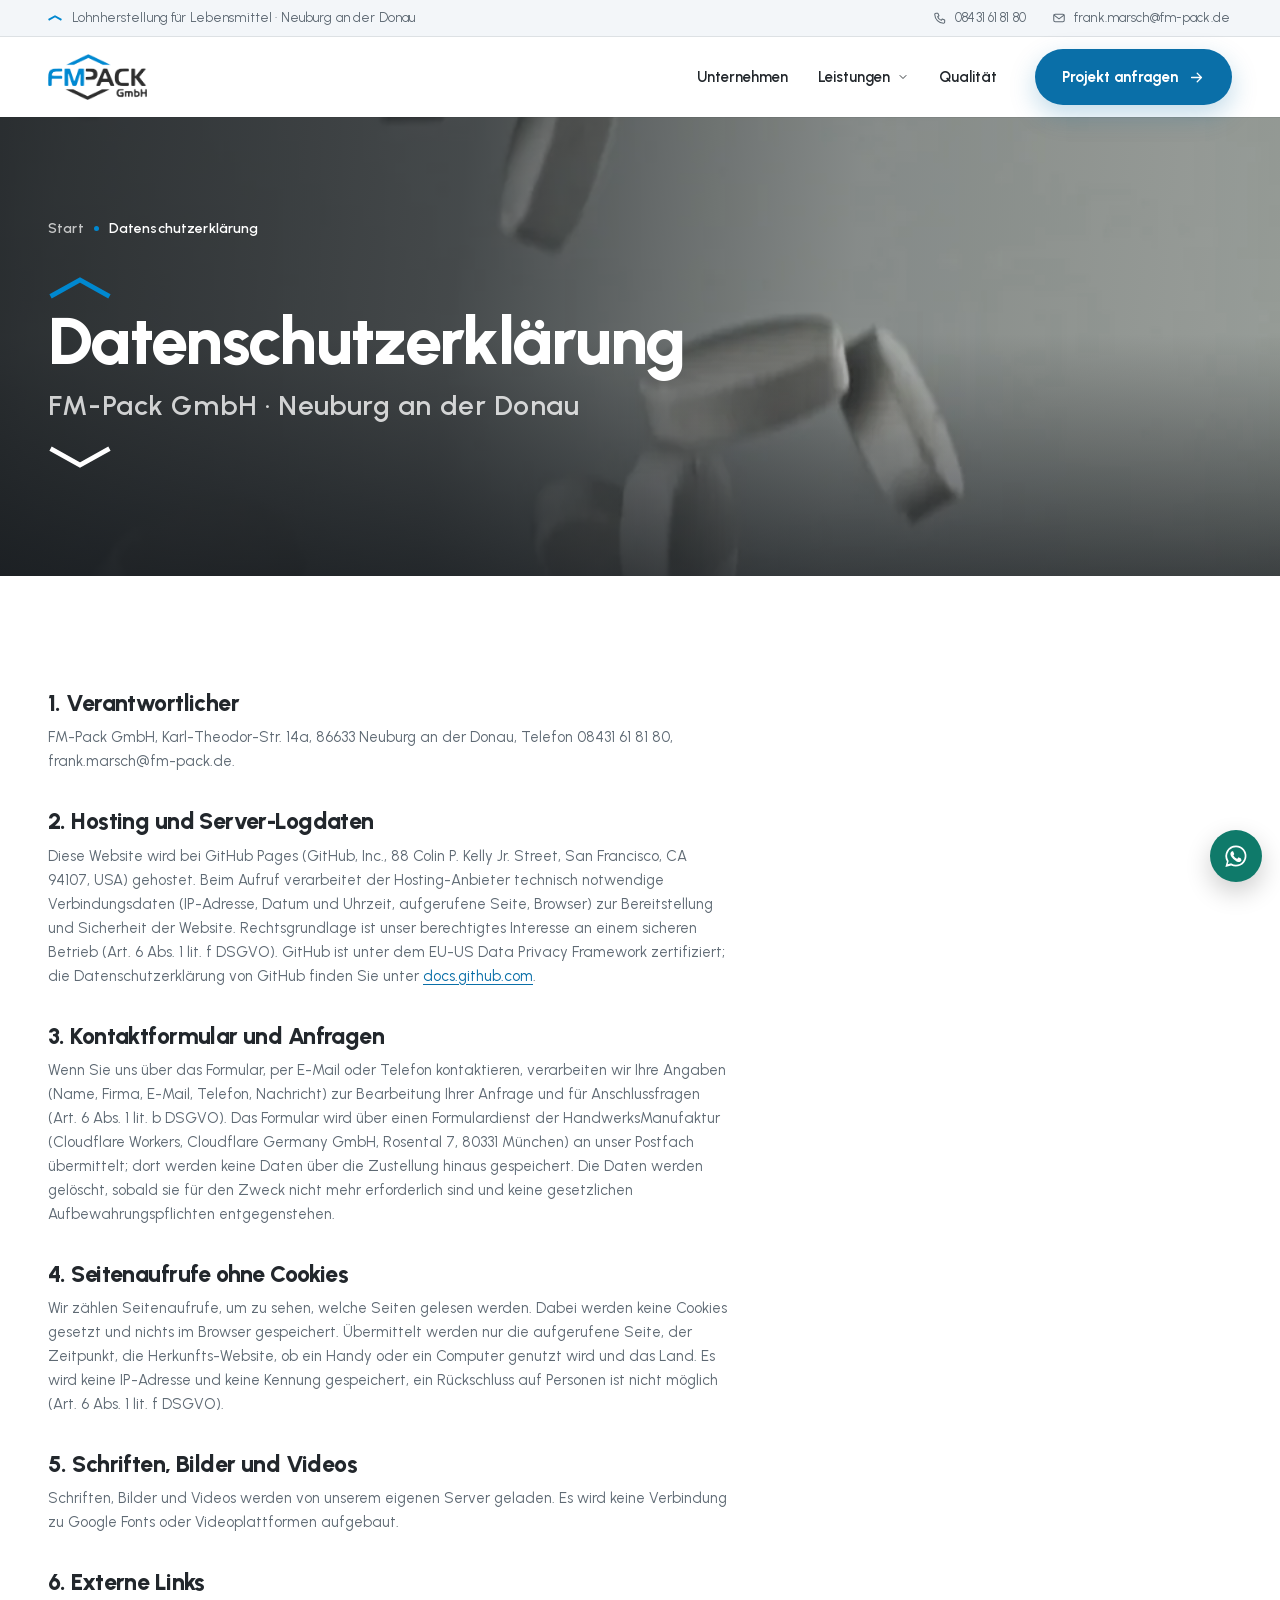
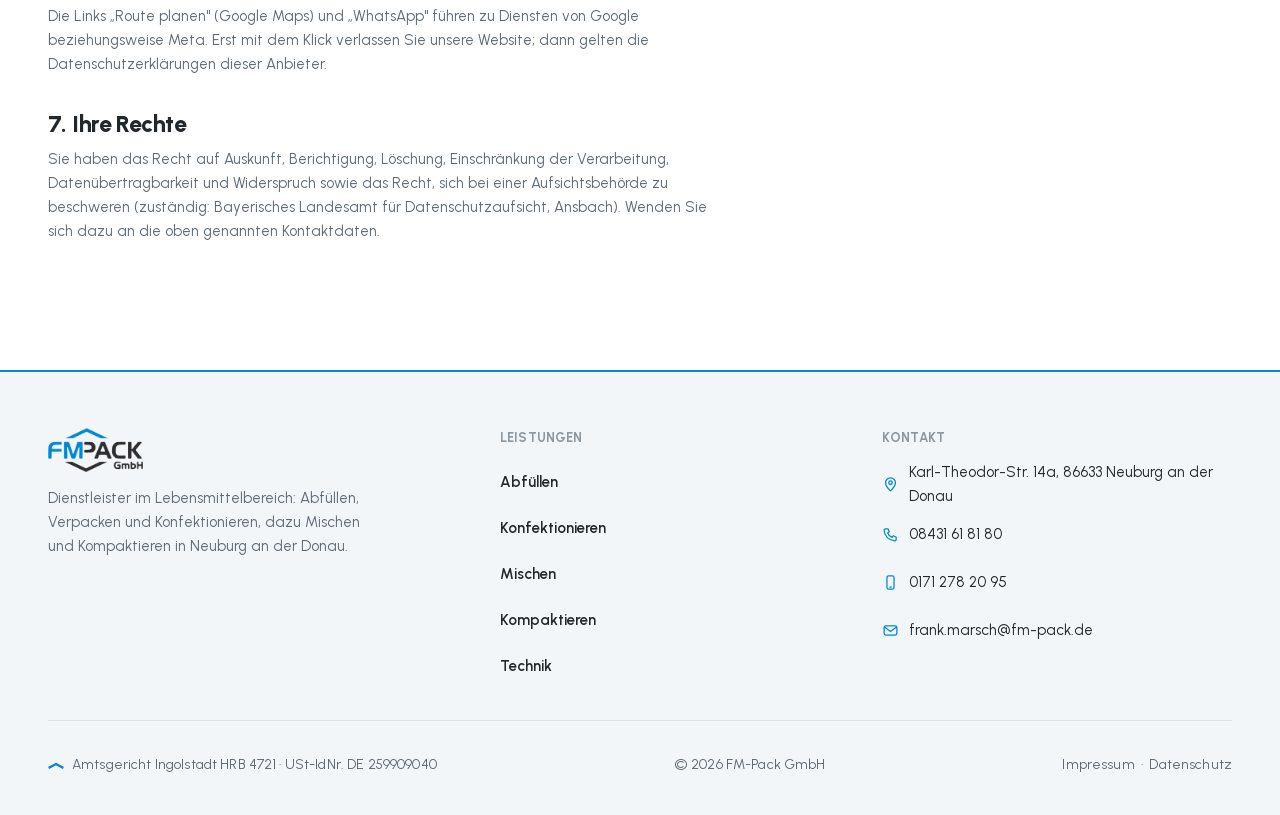
<file: datenschutzerklaerung.html>
<!DOCTYPE html>
<html lang="de" class="kein-js">
<head>
<meta charset="UTF-8">
<meta name="viewport" content="width=device-width, initial-scale=1.0">
<title>Datenschutzerklärung | FM-Pack GmbH</title>
<meta name="description" content="Datenschutzerklärung der FM-Pack GmbH: Verantwortlicher, Hosting, Kontaktformular, Seitenaufrufe ohne Cookies, Ihre Rechte nach DSGVO.">
<meta name="robots" content="noindex,nofollow">
<link rel="canonical" href="https://www.fmpack.de/datenschutzerklaerung">
<meta property="og:title" content="Datenschutzerklärung | FM-Pack GmbH">
<meta property="og:description" content="Datenschutzerklärung der FM-Pack GmbH: Verantwortlicher, Hosting, Kontaktformular, Seitenaufrufe ohne Cookies, Ihre Rechte nach DSGVO.">
<meta property="og:type" content="website">
<meta property="og:url" content="https://www.fmpack.de/datenschutzerklaerung">
<meta property="og:image" content="https://www.fmpack.de/assets/img/team-fm-pack.jpg">
<meta name="theme-color" content="#ffffff">
<link rel="icon" type="image/png" sizes="512x512" href="assets/img/favicon.png">
<link rel="icon" type="image/png" sizes="32x32" href="assets/img/favicon-32.png">
<link rel="apple-touch-icon" href="assets/img/favicon.png">
<link rel="preload" href="assets/fonts/urbanist-800-latin.woff2" as="font" type="font/woff2" crossorigin>
<link rel="preload" href="assets/fonts/urbanist-600-latin.woff2" as="font" type="font/woff2" crossorigin>
<link rel="preload" href="assets/fonts/urbanist-400-latin.woff2" as="font" type="font/woff2" crossorigin>
<link rel="stylesheet" href="assets/fonts.css">
<link rel="stylesheet" href="styles.css?v=b9750cc0">
<script type="application/ld+json">{"@context": "https://schema.org", "@type": ["Organization", "LocalBusiness"], "name": "FM-Pack GmbH", "legalName": "FM-Pack GmbH", "vatID": "DE259909040", "url": "https://www.fmpack.de/", "telephone": "+49 8431 618180", "email": "frank.marsch@fm-pack.de", "image": "https://www.fmpack.de/assets/img/team-fm-pack.jpg", "logo": "https://www.fmpack.de/assets/img/logo.png", "founder": {"@type": "Person", "name": "Frank Marsch"}, "description": "Lohnhersteller im Lebensmittelbereich: Abfüllen, Verpacken und Konfektionieren, dazu Mischen und Kompaktieren von nicht kühlpflichtigen Lebensmitteln.", "address": {"@type": "PostalAddress", "streetAddress": "Karl-Theodor-Str. 14a", "postalCode": "86633", "addressLocality": "Neuburg an der Donau", "addressRegion": "Bayern", "addressCountry": "DE"}, "geo": {"@type": "GeoCoordinates", "latitude": 48.7322, "longitude": 11.1871}, "knowsAbout": ["Abfüllen", "Schlauchbeutel", "Vierrandsiegelbeutel", "Konfektionieren", "Verpacken", "Mischen", "Kompaktieren", "Lohnherstellung Lebensmittel", "Nahrungsergänzungsmittel"]}</script>
</head>
<body>
<a class="skip" href="#inhalt">Zum Inhalt</a>
<header>
  <div class="topbar"><div class="wrap">
    <span class="ort"><svg class="winkel " viewBox="0 0 100 34" aria-hidden="true" width="64" height="22"><polyline points="4,30 50,4.5 96,30"/></svg>Lohnherstellung für Lebensmittel · Neuburg an der Donau</span>
    <div class="rechts"><a href="tel:+498431618180"><svg class="ic" viewBox="0 0 24 24" width="24" height="24" aria-hidden="true"><path d="M5 4h3.5l1.7 4.2-2.2 1.6a10 10 0 0 0 6.2 6.2l1.6-2.2L20 15.5V19a2 2 0 0 1-2.1 2A15.5 15.5 0 0 1 3 6.1 2 2 0 0 1 5 4z"/></svg>08431 61 81 80</a><a href="mailto:frank.marsch@fm-pack.de"><svg class="ic" viewBox="0 0 24 24" width="24" height="24" aria-hidden="true"><rect x="3" y="5.5" width="18" height="13" rx="2.5"/><path d="m3.5 7 8.5 6.5L20.5 7"/></svg>frank.marsch@fm-pack.de</a></div>
  </div></div>
  <div class="wrap kopf">
    <a class="logo" href="./" aria-label="FM-Pack GmbH, Startseite"><img decoding="async" src="assets/opt/img-logo-480.webp" width="507" height="234" alt="FM-Pack GmbH"></a>
    <nav class="haupt" aria-label="Hauptmenü"><a href="unternehmen">Unternehmen</a><div class="hat-menu"><a href="leistungen">Leistungen<svg class="ic pfeil-ab" viewBox="0 0 24 24" width="24" height="24" aria-hidden="true"><path d="m6 9 6 6 6-6"/></svg></a><div class="drop"><div class="drop-innen"><a href="abfuellen"><svg class="ic" viewBox="0 0 24 24" width="24" height="24" aria-hidden="true"><path d="M6 6.5h12l1 2.5v10a2 2 0 0 1-2 2H7a2 2 0 0 1-2-2V9z"/><path d="M5 9h14M9 6.5V4h6v2.5"/></svg><span>Abfüllen</span></a><a href="konfektionieren"><svg class="ic" viewBox="0 0 24 24" width="24" height="24" aria-hidden="true"><path d="M3.5 8.5 12 4l8.5 4.5V17L12 21.5 3.5 17z"/><path d="M3.5 8.5 12 13l8.5-4.5M12 13v8.5"/></svg><span>Konfektionieren</span></a><a href="mischen"><svg class="ic" viewBox="0 0 24 24" width="24" height="24" aria-hidden="true"><path d="M4 7h16l-1.5 12a2 2 0 0 1-2 1.8h-9a2 2 0 0 1-2-1.8z"/><path d="M8 11c2 2 6 2 8 0M8 15c2 2 6 2 8 0"/></svg><span>Mischen</span></a><a href="kompaktieren"><svg class="ic" viewBox="0 0 24 24" width="24" height="24" aria-hidden="true"><path d="M6 3h12M9 3v5h6V3"/><rect x="5" y="12" width="14" height="4" rx="2"/><path d="M12 8v4M4 20h16"/></svg><span>Kompaktieren</span></a><a href="technik"><svg class="ic" viewBox="0 0 24 24" width="24" height="24" aria-hidden="true"><path d="M4 14.5 13 5.5l2-1 2.5 2.5-1 2-9 9-3.5.5z"/><path d="m13 5.5 5.5 5.5M5 19l2-2"/></svg><span>Technik</span></a><a class="drop-alle" href="leistungen">Alle Leistungen <svg class="ic" viewBox="0 0 24 24" width="24" height="24" aria-hidden="true"><path d="M5 12h14M13 6l6 6-6 6"/></svg></a></div></div></div><a href="qualitaet-nachhaltigkeit">Qualität</a></nav>
    <button class="menu-knopf" aria-label="Menü" aria-expanded="false"><span></span><span></span></button>
    <a class="btn btn-blau" href="kontakt"><span>Projekt anfragen</span><svg class="ic" viewBox="0 0 24 24" width="24" height="24" aria-hidden="true"><path d="M5 12h14M13 6l6 6-6 6"/></svg></a>
  </div>
</header>
<div class="menu-flaeche" hidden><a href="./">Start</a><a href="unternehmen">Unternehmen</a><a href="leistungen">Leistungen</a><div class="mob-leistungen"><a href="abfuellen"><svg class="ic" viewBox="0 0 24 24" width="24" height="24" aria-hidden="true"><path d="M6 6.5h12l1 2.5v10a2 2 0 0 1-2 2H7a2 2 0 0 1-2-2V9z"/><path d="M5 9h14M9 6.5V4h6v2.5"/></svg>Abfüllen</a><a href="konfektionieren"><svg class="ic" viewBox="0 0 24 24" width="24" height="24" aria-hidden="true"><path d="M3.5 8.5 12 4l8.5 4.5V17L12 21.5 3.5 17z"/><path d="M3.5 8.5 12 13l8.5-4.5M12 13v8.5"/></svg>Konfektionieren</a><a href="mischen"><svg class="ic" viewBox="0 0 24 24" width="24" height="24" aria-hidden="true"><path d="M4 7h16l-1.5 12a2 2 0 0 1-2 1.8h-9a2 2 0 0 1-2-1.8z"/><path d="M8 11c2 2 6 2 8 0M8 15c2 2 6 2 8 0"/></svg>Mischen</a><a href="kompaktieren"><svg class="ic" viewBox="0 0 24 24" width="24" height="24" aria-hidden="true"><path d="M6 3h12M9 3v5h6V3"/><rect x="5" y="12" width="14" height="4" rx="2"/><path d="M12 8v4M4 20h16"/></svg>Kompaktieren</a><a href="technik"><svg class="ic" viewBox="0 0 24 24" width="24" height="24" aria-hidden="true"><path d="M4 14.5 13 5.5l2-1 2.5 2.5-1 2-9 9-3.5.5z"/><path d="m13 5.5 5.5 5.5M5 19l2-2"/></svg>Technik</a></div><a href="qualitaet-nachhaltigkeit">Qualität &amp; Nachhaltigkeit</a><a class="cta" href="kontakt">Projekt anfragen</a></div>
<main id="inhalt">
<div class="hero hero-u hero-recht"><div class="hero-film"><video poster="assets/opt/video-hero-kontakt-poster-960.webp" muted loop playsinline autoplay preload="metadata" aria-hidden="true"><source src="assets/opt/video-hero-kontakt-m.mp4" media="(max-width: 760px)" type="video/mp4"><source src="assets/opt/video-hero-kontakt.mp4" type="video/mp4"></video></div><div class="wrap hero-inhalt">
    <nav class="krumen" aria-label="Sie sind hier"><a href="./">Start</a><i></i><span>Datenschutzerklärung</span></nav>
    <div class="klammer"><svg class="winkel k-oben" viewBox="0 0 100 34" aria-hidden="true" width="64" height="22"><polyline points="4,30 50,4.5 96,30"/></svg><svg class="winkel k-unten" viewBox="0 0 100 34" aria-hidden="true" width="64" height="22"><polyline points="4,30 50,4.5 96,30"/></svg><h1>Datenschutzerklärung<span class="h1-ort">FM-Pack GmbH · Neuburg an der Donau</span></h1></div>
    
    
  </div></div>

<section><div class="wrap"><div class="textseite rev">
<h2>1. Verantwortlicher</h2>
<p>FM-Pack GmbH, Karl-Theodor-Str. 14a, 86633 Neuburg an der Donau, Telefon 08431 61 81 80, frank.marsch@fm-pack.de.</p>
<h2>2. Hosting und Server-Logdaten</h2>
<p>Diese Website wird bei GitHub Pages (GitHub, Inc., 88 Colin P. Kelly Jr. Street, San Francisco, CA 94107, USA) gehostet. Beim Aufruf verarbeitet der Hosting-Anbieter technisch notwendige Verbindungsdaten (IP-Adresse, Datum und Uhrzeit, aufgerufene Seite, Browser) zur Bereitstellung und Sicherheit der Website. Rechtsgrundlage ist unser berechtigtes Interesse an einem sicheren Betrieb (Art. 6 Abs. 1 lit. f DSGVO). GitHub ist unter dem EU-US Data Privacy Framework zertifiziert; die Datenschutzerklärung von GitHub finden Sie unter <a href="https://docs.github.com/de/site-policy/privacy-policies/github-general-privacy-statement" rel="noopener" target="_blank">docs.github.com</a>.</p>
<h2>3. Kontaktformular und&nbsp;Anfragen</h2>
<p>Wenn Sie uns über das Formular, per E-Mail oder Telefon kontaktieren, verarbeiten wir Ihre Angaben (Name, Firma, E-Mail, Telefon, Nachricht) zur Bearbeitung Ihrer Anfrage und für Anschlussfragen (Art. 6 Abs. 1 lit. b DSGVO). Das Formular wird über einen Formulardienst der HandwerksManufaktur (Cloudflare Workers, Cloudflare Germany GmbH, Rosental 7, 80331 München) an unser Postfach übermittelt; dort werden keine Daten über die Zustellung hinaus gespeichert. Die Daten werden gelöscht, sobald sie für den Zweck nicht mehr erforderlich sind und keine gesetzlichen Aufbewahrungspflichten entgegenstehen.</p>
<h2>4. Seitenaufrufe ohne&nbsp;Cookies</h2>
<p>Wir zählen Seitenaufrufe, um zu sehen, welche Seiten gelesen werden. Dabei werden keine Cookies gesetzt und nichts im Browser gespeichert. Übermittelt werden nur die aufgerufene Seite, der Zeitpunkt, die Herkunfts-Website, ob ein Handy oder ein Computer genutzt wird und das Land. Es wird keine IP-Adresse und keine Kennung gespeichert, ein Rückschluss auf Personen ist nicht möglich (Art. 6 Abs. 1 lit. f DSGVO).</p>
<h2>5. Schriften, Bilder und&nbsp;Videos</h2>
<p>Schriften, Bilder und Videos werden von unserem eigenen Server geladen. Es wird keine Verbindung zu Google Fonts oder Videoplattformen aufgebaut.</p>
<h2>6. Externe&nbsp;Links</h2>
<p>Die Links „Route planen" (Google Maps) und „WhatsApp" führen zu Diensten von Google beziehungsweise Meta. Erst mit dem Klick verlassen Sie unsere Website; dann gelten die Datenschutzerklärungen dieser Anbieter.</p>
<h2>7. Ihre&nbsp;Rechte</h2>
<p>Sie haben das Recht auf Auskunft, Berichtigung, Löschung, Einschränkung der Verarbeitung, Datenübertragbarkeit und Widerspruch sowie das Recht, sich bei einer Aufsichtsbehörde zu beschweren (zuständig: Bayerisches Landesamt für Datenschutzaufsicht, Ansbach). Wenden Sie sich dazu an die oben genannten Kontaktdaten.</p>
</div></div></section>
</main>
<footer>
  <div class="wrap">
    <div class="fuss-oben">
      <div><div class="fuss-logo"><img fetchpriority="low" decoding="async" src="assets/opt/img-logo-480.webp" width="507" height="234" alt="FM-Pack GmbH"></div>
        <p class="fuss-claim">Dienstleister im Lebensmittelbereich: Abfüllen, Verpacken und Konfektionieren, dazu Mischen und Kompaktieren in Neuburg an der Donau.</p></div>
      <div><div class="fuss-titel">Leistungen</div><nav class="fuss-nav" aria-label="Leistungen"><a href="abfuellen">Abfüllen</a><a href="konfektionieren">Konfektionieren</a><a href="mischen">Mischen</a><a href="kompaktieren">Kompaktieren</a><a href="technik">Technik</a></nav></div>
      <div><div class="fuss-titel">Kontakt</div><div class="fuss-kontakt">
        <span><svg class="ic" viewBox="0 0 24 24" width="24" height="24" aria-hidden="true"><path d="M12 21s-7-6.4-7-11.5a7 7 0 0 1 14 0C19 14.6 12 21 12 21z"/><circle cx="12" cy="9.5" r="2.5"/></svg>Karl-Theodor-Str. 14a, 86633 Neuburg an der Donau</span>
        <a href="tel:+498431618180"><svg class="ic" viewBox="0 0 24 24" width="24" height="24" aria-hidden="true"><path d="M5 4h3.5l1.7 4.2-2.2 1.6a10 10 0 0 0 6.2 6.2l1.6-2.2L20 15.5V19a2 2 0 0 1-2.1 2A15.5 15.5 0 0 1 3 6.1 2 2 0 0 1 5 4z"/></svg>08431 61 81 80</a>
        <a href="tel:+491712782095"><svg class="ic" viewBox="0 0 24 24" width="24" height="24" aria-hidden="true"><rect x="7" y="2.5" width="10" height="19" rx="2.5"/><path d="M11 18.5h2"/></svg>0171 278 20 95</a>
        <a href="mailto:frank.marsch@fm-pack.de"><svg class="ic" viewBox="0 0 24 24" width="24" height="24" aria-hidden="true"><rect x="3" y="5.5" width="18" height="13" rx="2.5"/><path d="m3.5 7 8.5 6.5L20.5 7"/></svg>frank.marsch@fm-pack.de</a></div></div>
    </div>
    <div class="fuss-unten">
      <div><svg class="winkel " viewBox="0 0 100 34" aria-hidden="true" width="64" height="22"><polyline points="4,30 50,4.5 96,30"/></svg>Amtsgericht Ingolstadt HRB 4721 · USt-IdNr. DE 259909040</div>
      <div>© 2026 FM-Pack GmbH</div>
      <div><a href="impressum">Impressum</a> &nbsp;·&nbsp; <a href="datenschutzerklaerung">Datenschutz</a></div>
    </div>
  </div>
</footer>
<a class="wa" href="https://wa.me/491712782095" target="_blank" rel="noopener" aria-label="Per WhatsApp schreiben"><svg class="" viewBox="0 0 24 24" width="24" height="24" aria-hidden="true"><path fill="currentColor" stroke="none" d="M12 2.2A9.8 9.8 0 0 0 3.6 17l-1.4 5.2 5.3-1.4A9.8 9.8 0 1 0 12 2.2zm0 17.9a8.1 8.1 0 0 1-4.2-1.2l-.3-.2-3.1.8.8-3-.2-.3A8.1 8.1 0 1 1 12 20.1zm4.5-6c-.2-.1-1.5-.7-1.7-.8s-.4-.1-.6.1-.6.8-.8 1-.3.2-.5.1a6.7 6.7 0 0 1-3.3-2.9c-.2-.4.3-.4.7-1.3.1-.2 0-.3 0-.4l-.8-1.8c-.2-.5-.4-.4-.6-.4h-.5a1 1 0 0 0-.7.3 3 3 0 0 0-.9 2.2 5.2 5.2 0 0 0 1.1 2.8 11.9 11.9 0 0 0 4.6 4c1.7.7 2.1.6 2.8.5a2.5 2.5 0 0 0 1.6-1.1 2 2 0 0 0 .1-1.1c0-.1-.2-.2-.5-.3z"/></svg><span>WhatsApp</span></a>
<script src="main.js?v=3b87bf62" defer></script>
</body>
</html>
</file>
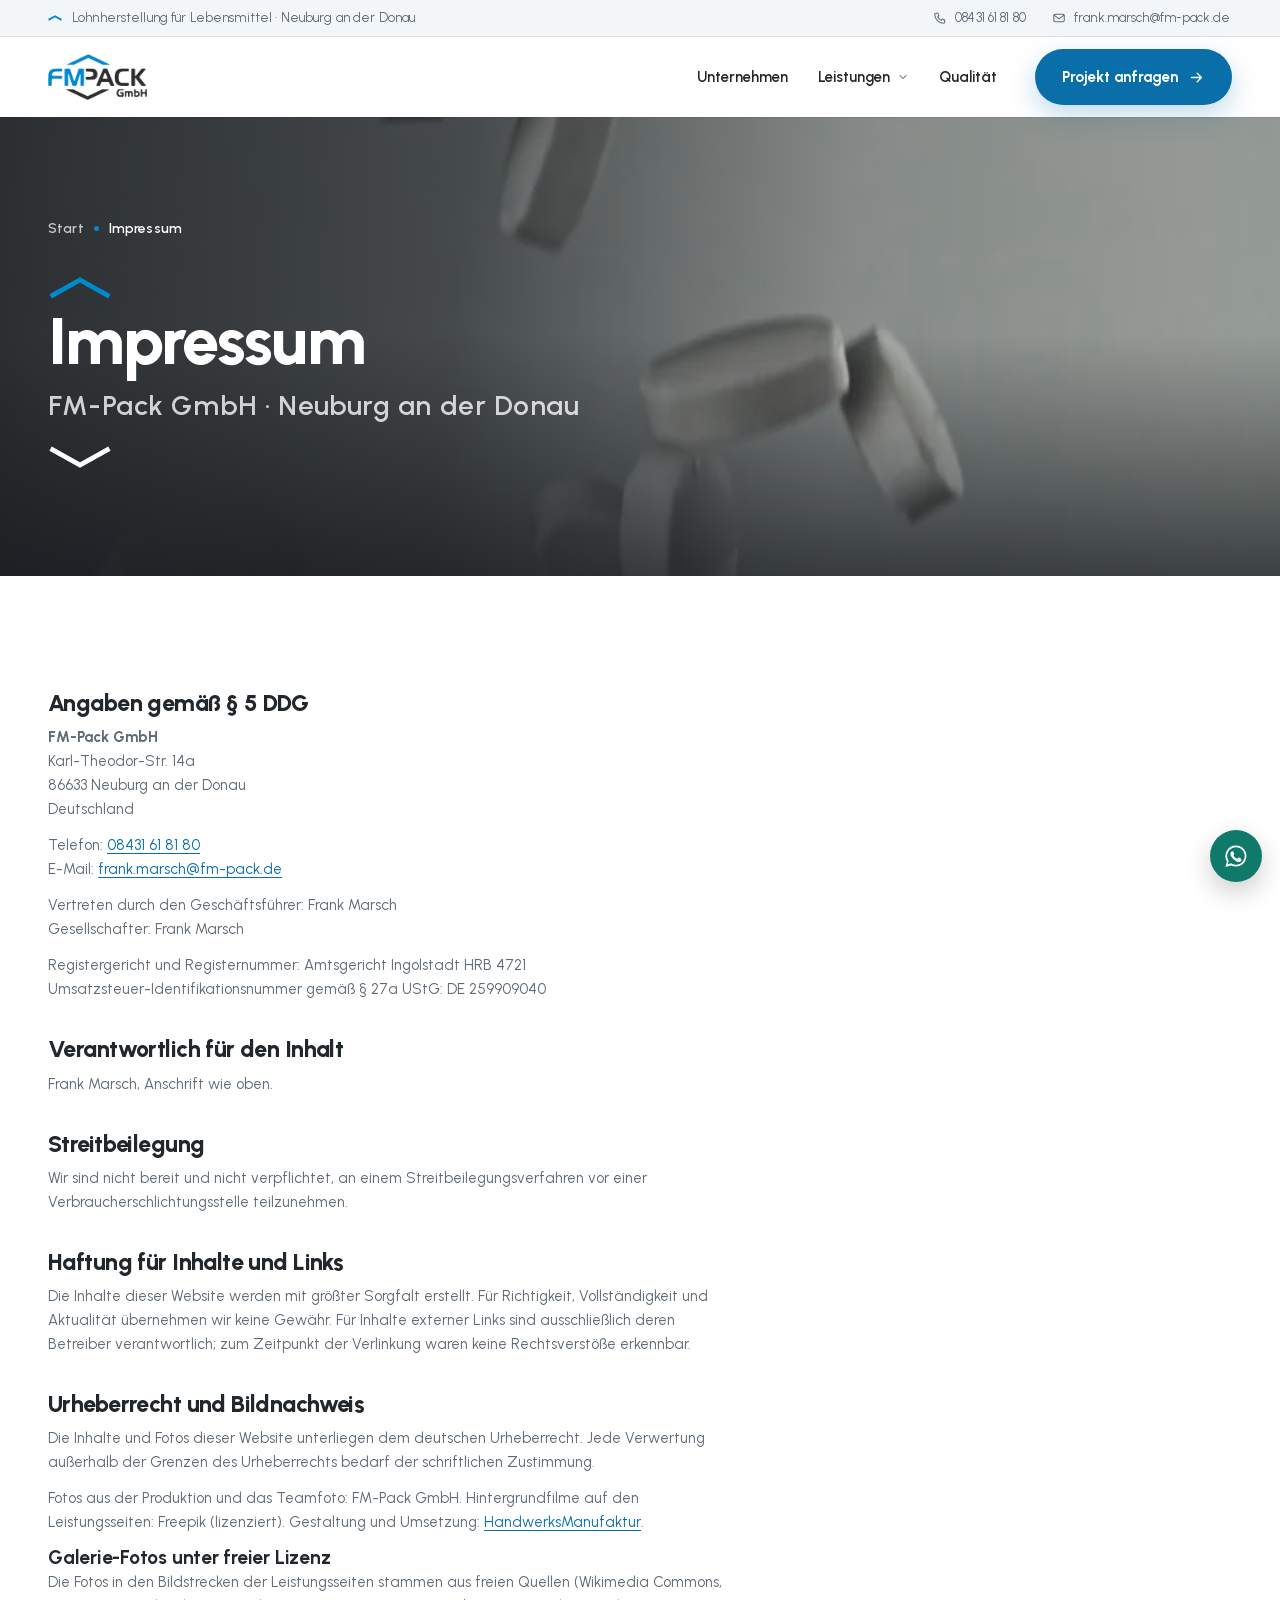
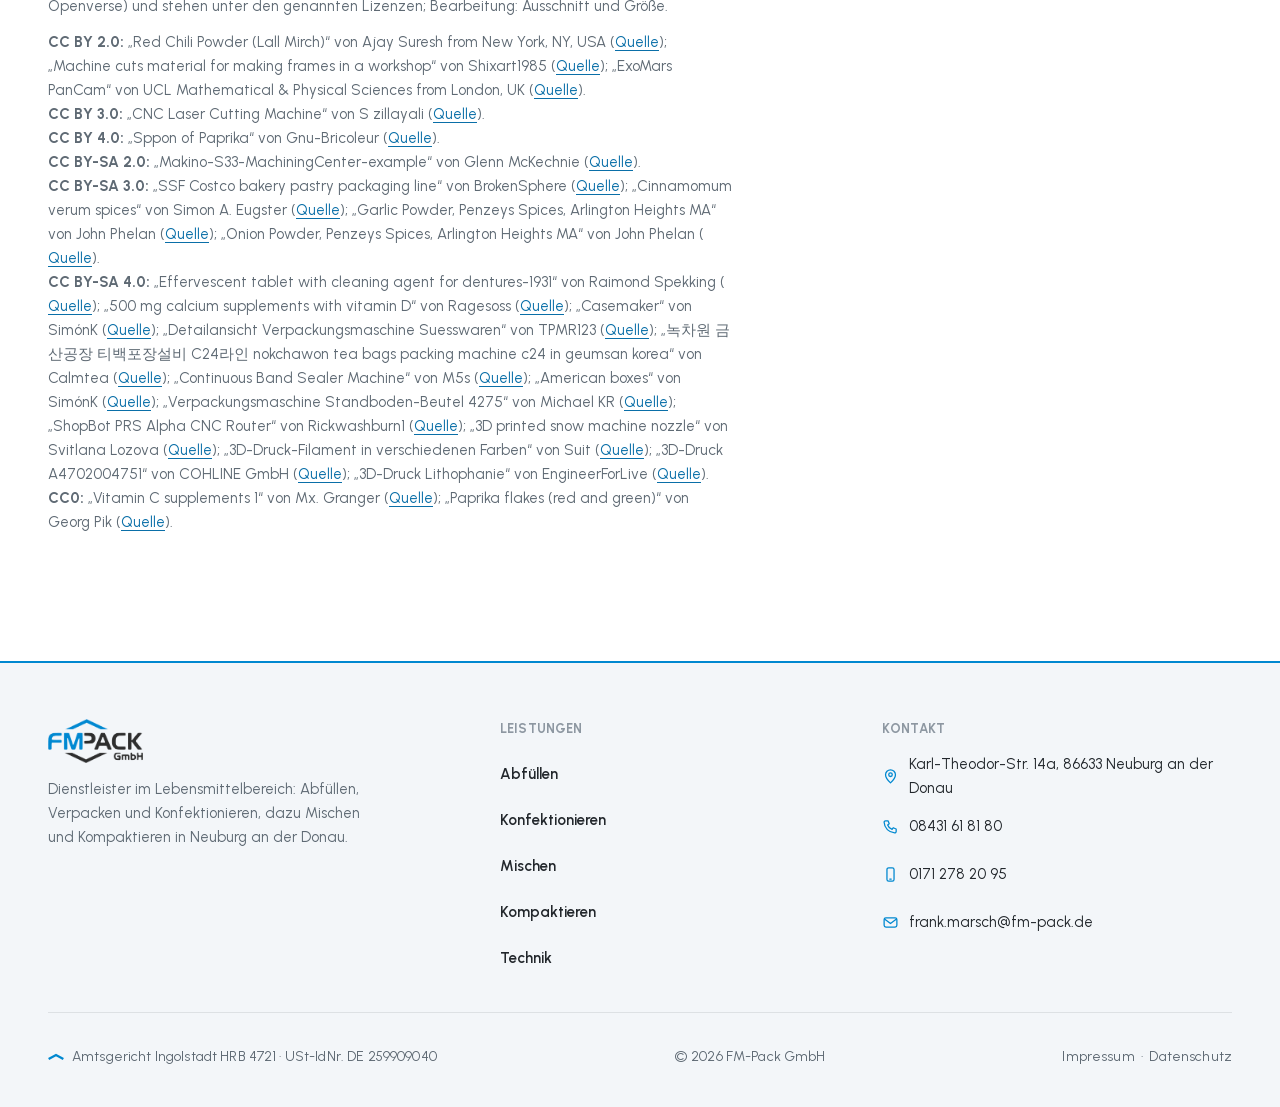
<file: impressum.html>
<!DOCTYPE html>
<html lang="de" class="kein-js">
<head>
<meta charset="UTF-8">
<meta name="viewport" content="width=device-width, initial-scale=1.0">
<title>Impressum | FM-Pack GmbH</title>
<meta name="description" content="Impressum der FM-Pack GmbH, 86633 Neuburg an der Donau: Geschäftsführer Frank Marsch, Amtsgericht Ingolstadt HRB 4721, USt-IdNr. DE 259909040.">
<meta name="robots" content="noindex,nofollow">
<link rel="canonical" href="https://www.fmpack.de/impressum">
<meta property="og:title" content="Impressum | FM-Pack GmbH">
<meta property="og:description" content="Impressum der FM-Pack GmbH, 86633 Neuburg an der Donau: Geschäftsführer Frank Marsch, Amtsgericht Ingolstadt HRB 4721, USt-IdNr. DE 259909040.">
<meta property="og:type" content="website">
<meta property="og:url" content="https://www.fmpack.de/impressum">
<meta property="og:image" content="https://www.fmpack.de/assets/img/team-fm-pack.jpg">
<meta name="theme-color" content="#ffffff">
<link rel="icon" type="image/png" sizes="512x512" href="assets/img/favicon.png">
<link rel="icon" type="image/png" sizes="32x32" href="assets/img/favicon-32.png">
<link rel="apple-touch-icon" href="assets/img/favicon.png">
<link rel="preload" href="assets/fonts/urbanist-800-latin.woff2" as="font" type="font/woff2" crossorigin>
<link rel="preload" href="assets/fonts/urbanist-600-latin.woff2" as="font" type="font/woff2" crossorigin>
<link rel="preload" href="assets/fonts/urbanist-400-latin.woff2" as="font" type="font/woff2" crossorigin>
<link rel="stylesheet" href="assets/fonts.css">
<link rel="stylesheet" href="styles.css?v=b9750cc0">
<script type="application/ld+json">{"@context": "https://schema.org", "@type": ["Organization", "LocalBusiness"], "name": "FM-Pack GmbH", "legalName": "FM-Pack GmbH", "vatID": "DE259909040", "url": "https://www.fmpack.de/", "telephone": "+49 8431 618180", "email": "frank.marsch@fm-pack.de", "image": "https://www.fmpack.de/assets/img/team-fm-pack.jpg", "logo": "https://www.fmpack.de/assets/img/logo.png", "founder": {"@type": "Person", "name": "Frank Marsch"}, "description": "Lohnhersteller im Lebensmittelbereich: Abfüllen, Verpacken und Konfektionieren, dazu Mischen und Kompaktieren von nicht kühlpflichtigen Lebensmitteln.", "address": {"@type": "PostalAddress", "streetAddress": "Karl-Theodor-Str. 14a", "postalCode": "86633", "addressLocality": "Neuburg an der Donau", "addressRegion": "Bayern", "addressCountry": "DE"}, "geo": {"@type": "GeoCoordinates", "latitude": 48.7322, "longitude": 11.1871}, "knowsAbout": ["Abfüllen", "Schlauchbeutel", "Vierrandsiegelbeutel", "Konfektionieren", "Verpacken", "Mischen", "Kompaktieren", "Lohnherstellung Lebensmittel", "Nahrungsergänzungsmittel"]}</script>
</head>
<body>
<a class="skip" href="#inhalt">Zum Inhalt</a>
<header>
  <div class="topbar"><div class="wrap">
    <span class="ort"><svg class="winkel " viewBox="0 0 100 34" aria-hidden="true" width="64" height="22"><polyline points="4,30 50,4.5 96,30"/></svg>Lohnherstellung für Lebensmittel · Neuburg an der Donau</span>
    <div class="rechts"><a href="tel:+498431618180"><svg class="ic" viewBox="0 0 24 24" width="24" height="24" aria-hidden="true"><path d="M5 4h3.5l1.7 4.2-2.2 1.6a10 10 0 0 0 6.2 6.2l1.6-2.2L20 15.5V19a2 2 0 0 1-2.1 2A15.5 15.5 0 0 1 3 6.1 2 2 0 0 1 5 4z"/></svg>08431 61 81 80</a><a href="mailto:frank.marsch@fm-pack.de"><svg class="ic" viewBox="0 0 24 24" width="24" height="24" aria-hidden="true"><rect x="3" y="5.5" width="18" height="13" rx="2.5"/><path d="m3.5 7 8.5 6.5L20.5 7"/></svg>frank.marsch@fm-pack.de</a></div>
  </div></div>
  <div class="wrap kopf">
    <a class="logo" href="./" aria-label="FM-Pack GmbH, Startseite"><img decoding="async" src="assets/opt/img-logo-480.webp" width="507" height="234" alt="FM-Pack GmbH"></a>
    <nav class="haupt" aria-label="Hauptmenü"><a href="unternehmen">Unternehmen</a><div class="hat-menu"><a href="leistungen">Leistungen<svg class="ic pfeil-ab" viewBox="0 0 24 24" width="24" height="24" aria-hidden="true"><path d="m6 9 6 6 6-6"/></svg></a><div class="drop"><div class="drop-innen"><a href="abfuellen"><svg class="ic" viewBox="0 0 24 24" width="24" height="24" aria-hidden="true"><path d="M6 6.5h12l1 2.5v10a2 2 0 0 1-2 2H7a2 2 0 0 1-2-2V9z"/><path d="M5 9h14M9 6.5V4h6v2.5"/></svg><span>Abfüllen</span></a><a href="konfektionieren"><svg class="ic" viewBox="0 0 24 24" width="24" height="24" aria-hidden="true"><path d="M3.5 8.5 12 4l8.5 4.5V17L12 21.5 3.5 17z"/><path d="M3.5 8.5 12 13l8.5-4.5M12 13v8.5"/></svg><span>Konfektionieren</span></a><a href="mischen"><svg class="ic" viewBox="0 0 24 24" width="24" height="24" aria-hidden="true"><path d="M4 7h16l-1.5 12a2 2 0 0 1-2 1.8h-9a2 2 0 0 1-2-1.8z"/><path d="M8 11c2 2 6 2 8 0M8 15c2 2 6 2 8 0"/></svg><span>Mischen</span></a><a href="kompaktieren"><svg class="ic" viewBox="0 0 24 24" width="24" height="24" aria-hidden="true"><path d="M6 3h12M9 3v5h6V3"/><rect x="5" y="12" width="14" height="4" rx="2"/><path d="M12 8v4M4 20h16"/></svg><span>Kompaktieren</span></a><a href="technik"><svg class="ic" viewBox="0 0 24 24" width="24" height="24" aria-hidden="true"><path d="M4 14.5 13 5.5l2-1 2.5 2.5-1 2-9 9-3.5.5z"/><path d="m13 5.5 5.5 5.5M5 19l2-2"/></svg><span>Technik</span></a><a class="drop-alle" href="leistungen">Alle Leistungen <svg class="ic" viewBox="0 0 24 24" width="24" height="24" aria-hidden="true"><path d="M5 12h14M13 6l6 6-6 6"/></svg></a></div></div></div><a href="qualitaet-nachhaltigkeit">Qualität</a></nav>
    <button class="menu-knopf" aria-label="Menü" aria-expanded="false"><span></span><span></span></button>
    <a class="btn btn-blau" href="kontakt"><span>Projekt anfragen</span><svg class="ic" viewBox="0 0 24 24" width="24" height="24" aria-hidden="true"><path d="M5 12h14M13 6l6 6-6 6"/></svg></a>
  </div>
</header>
<div class="menu-flaeche" hidden><a href="./">Start</a><a href="unternehmen">Unternehmen</a><a href="leistungen">Leistungen</a><div class="mob-leistungen"><a href="abfuellen"><svg class="ic" viewBox="0 0 24 24" width="24" height="24" aria-hidden="true"><path d="M6 6.5h12l1 2.5v10a2 2 0 0 1-2 2H7a2 2 0 0 1-2-2V9z"/><path d="M5 9h14M9 6.5V4h6v2.5"/></svg>Abfüllen</a><a href="konfektionieren"><svg class="ic" viewBox="0 0 24 24" width="24" height="24" aria-hidden="true"><path d="M3.5 8.5 12 4l8.5 4.5V17L12 21.5 3.5 17z"/><path d="M3.5 8.5 12 13l8.5-4.5M12 13v8.5"/></svg>Konfektionieren</a><a href="mischen"><svg class="ic" viewBox="0 0 24 24" width="24" height="24" aria-hidden="true"><path d="M4 7h16l-1.5 12a2 2 0 0 1-2 1.8h-9a2 2 0 0 1-2-1.8z"/><path d="M8 11c2 2 6 2 8 0M8 15c2 2 6 2 8 0"/></svg>Mischen</a><a href="kompaktieren"><svg class="ic" viewBox="0 0 24 24" width="24" height="24" aria-hidden="true"><path d="M6 3h12M9 3v5h6V3"/><rect x="5" y="12" width="14" height="4" rx="2"/><path d="M12 8v4M4 20h16"/></svg>Kompaktieren</a><a href="technik"><svg class="ic" viewBox="0 0 24 24" width="24" height="24" aria-hidden="true"><path d="M4 14.5 13 5.5l2-1 2.5 2.5-1 2-9 9-3.5.5z"/><path d="m13 5.5 5.5 5.5M5 19l2-2"/></svg>Technik</a></div><a href="qualitaet-nachhaltigkeit">Qualität &amp; Nachhaltigkeit</a><a class="cta" href="kontakt">Projekt anfragen</a></div>
<main id="inhalt">
<div class="hero hero-u hero-recht"><div class="hero-film"><video poster="assets/opt/video-hero-kontakt-poster-960.webp" muted loop playsinline autoplay preload="metadata" aria-hidden="true"><source src="assets/opt/video-hero-kontakt-m.mp4" media="(max-width: 760px)" type="video/mp4"><source src="assets/opt/video-hero-kontakt.mp4" type="video/mp4"></video></div><div class="wrap hero-inhalt">
    <nav class="krumen" aria-label="Sie sind hier"><a href="./">Start</a><i></i><span>Impressum</span></nav>
    <div class="klammer"><svg class="winkel k-oben" viewBox="0 0 100 34" aria-hidden="true" width="64" height="22"><polyline points="4,30 50,4.5 96,30"/></svg><svg class="winkel k-unten" viewBox="0 0 100 34" aria-hidden="true" width="64" height="22"><polyline points="4,30 50,4.5 96,30"/></svg><h1>Impressum<span class="h1-ort">FM-Pack GmbH · Neuburg an der Donau</span></h1></div>
    
    
  </div></div>

<section><div class="wrap"><div class="textseite rev">
<h2>Angaben gemäß § 5&nbsp;DDG</h2>
<p><strong>FM-Pack GmbH</strong><br>Karl-Theodor-Str. 14a<br>86633 Neuburg an der Donau<br>Deutschland</p>
<p>Telefon: <a href="tel:+498431618180">08431 61 81 80</a><br>E-Mail: <a href="mailto:frank.marsch@fm-pack.de">frank.marsch@fm-pack.de</a></p>
<p>Vertreten durch den Geschäftsführer: Frank Marsch<br>Gesellschafter: Frank Marsch</p>
<p>Registergericht und Registernummer: Amtsgericht Ingolstadt HRB 4721<br>Umsatzsteuer-Identifikationsnummer gemäß § 27a UStG: DE 259909040</p>
<h2>Verantwortlich für den&nbsp;Inhalt</h2>
<p>Frank Marsch, Anschrift wie oben.</p>
<h2>Streitbeilegung</h2>
<p>Wir sind nicht bereit und nicht verpflichtet, an einem Streitbeilegungsverfahren vor einer Verbraucherschlichtungsstelle teilzunehmen.</p>
<h2>Haftung für Inhalte und&nbsp;Links</h2>
<p>Die Inhalte dieser Website werden mit größter Sorgfalt erstellt. Für Richtigkeit, Vollständigkeit und Aktualität übernehmen wir keine Gewähr. Für Inhalte externer Links sind ausschließlich deren Betreiber verantwortlich; zum Zeitpunkt der Verlinkung waren keine Rechtsverstöße erkennbar.</p>
<h2>Urheberrecht und&nbsp;Bildnachweis</h2>
<p>Die Inhalte und Fotos dieser Website unterliegen dem deutschen Urheberrecht. Jede Verwertung außerhalb der Grenzen des Urheberrechts bedarf der schriftlichen Zustimmung.</p>
<p>Fotos aus der Produktion und das Teamfoto: FM-Pack GmbH. Hintergrundfilme auf den Leistungsseiten: Freepik (lizenziert). Gestaltung und Umsetzung: <a href="https://handwerksmanufaktur.digital" rel="noopener" target="_blank">HandwerksManufaktur</a>.</p>
<h3>Galerie-Fotos unter freier&nbsp;Lizenz</h3><p>Die Fotos in den Bildstrecken der Leistungsseiten stammen aus freien Quellen (Wikimedia Commons, Openverse) und stehen unter den genannten Lizenzen; Bearbeitung: Ausschnitt und Größe.</p><p><strong>CC BY 2.0:</strong> „Red Chili Powder (Lall Mirch)“ von Ajay Suresh from New York, NY, USA (<a href="https://commons.wikimedia.org/wiki/File:Red_Chili_Powder_(Lall_Mirch)_(49695826571).jpg" rel="noopener nofollow" target="_blank">Quelle</a>); „Machine cuts material for making frames in a workshop“ von Shixart1985 (<a href="https://commons.wikimedia.org/wiki/File:Machine_cuts_material_for_making_frames_in_a_workshop.jpg" rel="noopener nofollow" target="_blank">Quelle</a>); „ExoMars PanCam“ von UCL Mathematical &amp; Physical Sciences from London, UK (<a href="https://commons.wikimedia.org/wiki/File:ExoMars_PanCam_(15789905117).jpg" rel="noopener nofollow" target="_blank">Quelle</a>).<br><strong>CC BY 3.0:</strong> „CNC Laser Cutting Machine“ von S zillayali (<a href="https://commons.wikimedia.org/wiki/File:CNC_Laser_Cutting_Machine.jpg" rel="noopener nofollow" target="_blank">Quelle</a>).<br><strong>CC BY 4.0:</strong> „Sppon of Paprika“ von Gnu-Bricoleur (<a href="https://commons.wikimedia.org/wiki/File:Sppon_of_Paprika.jpg" rel="noopener nofollow" target="_blank">Quelle</a>).<br><strong>CC BY-SA 2.0:</strong> „Makino-S33-MachiningCenter-example“ von Glenn McKechnie (<a href="https://commons.wikimedia.org/wiki/File:Makino-S33-MachiningCenter-example.jpg" rel="noopener nofollow" target="_blank">Quelle</a>).<br><strong>CC BY-SA 3.0:</strong> „SSF Costco bakery pastry packaging line“ von BrokenSphere (<a href="https://commons.wikimedia.org/wiki/File:SSF_Costco_bakery_pastry_packaging_line.JPG" rel="noopener nofollow" target="_blank">Quelle</a>); „Cinnamomum verum spices“ von Simon A. Eugster (<a href="https://commons.wikimedia.org/wiki/File:Cinnamomum_verum_spices.jpg" rel="noopener nofollow" target="_blank">Quelle</a>); „Garlic Powder, Penzeys Spices, Arlington Heights MA“ von John Phelan (<a href="https://commons.wikimedia.org/wiki/File:Garlic_Powder,_Penzeys_Spices,_Arlington_Heights_MA.jpg" rel="noopener nofollow" target="_blank">Quelle</a>); „Onion Powder, Penzeys Spices, Arlington Heights MA“ von John Phelan (<a href="https://commons.wikimedia.org/wiki/File:Onion_Powder,_Penzeys_Spices,_Arlington_Heights_MA.jpg" rel="noopener nofollow" target="_blank">Quelle</a>).<br><strong>CC BY-SA 4.0:</strong> „Effervescent tablet with cleaning agent for dentures-1931“ von Raimond Spekking (<a href="https://commons.wikimedia.org/wiki/File:Effervescent_tablet_with_cleaning_agent_for_dentures-1931.jpg" rel="noopener nofollow" target="_blank">Quelle</a>); „500 mg calcium supplements with vitamin D“ von Ragesoss (<a href="https://commons.wikimedia.org/wiki/File:500_mg_calcium_supplements_with_vitamin_D.jpg" rel="noopener nofollow" target="_blank">Quelle</a>); „Casemaker“ von SimónK (<a href="https://commons.wikimedia.org/wiki/File:Casemaker.jpg" rel="noopener nofollow" target="_blank">Quelle</a>); „Detailansicht Verpackungsmaschine Suesswaren“ von TPMR123 (<a href="https://commons.wikimedia.org/wiki/File:Detailansicht_Verpackungsmaschine_Suesswaren.jpg" rel="noopener nofollow" target="_blank">Quelle</a>); „녹차원 금산공장 티백포장설비 C24라인 nokchawon tea bags packing machine c24 in geumsan korea“ von Calmtea (<a href="https://commons.wikimedia.org/wiki/File:%EB%85%B9%EC%B0%A8%EC%9B%90_%EA%B8%88%EC%82%B0%EA%B3%B5%EC%9E%A5_%ED%8B%B0%EB%B0%B1%ED%8F%AC%EC%9E%A5%EC%84%A4%EB%B9%84_C24%EB%9D%BC%EC%9D%B8_nokchawon_tea_bags_packing_machine_c24_in_geumsan_korea.jpg" rel="noopener nofollow" target="_blank">Quelle</a>); „Continuous Band Sealer Machine“ von M5s (<a href="https://commons.wikimedia.org/wiki/File:Continuous_Band_Sealer_Machine.jpg" rel="noopener nofollow" target="_blank">Quelle</a>); „American boxes“ von SimónK (<a href="https://commons.wikimedia.org/wiki/File:American_boxes.jpg" rel="noopener nofollow" target="_blank">Quelle</a>); „Verpackungsmaschine Standboden-Beutel 4275“ von Michael KR (<a href="https://commons.wikimedia.org/wiki/File:Verpackungsmaschine_Standboden-Beutel_4275.jpg" rel="noopener nofollow" target="_blank">Quelle</a>); „ShopBot PRS Alpha CNC Router“ von Rickwashburn1 (<a href="https://commons.wikimedia.org/wiki/File:ShopBot_PRS_Alpha_CNC_Router.jpg" rel="noopener nofollow" target="_blank">Quelle</a>); „3D printed snow machine nozzle“ von Svitlana Lozova (<a href="https://commons.wikimedia.org/wiki/File:3D_printed_snow_machine_nozzle.jpg" rel="noopener nofollow" target="_blank">Quelle</a>); „3D-Druck-Filament in verschiedenen Farben“ von Suit (<a href="https://commons.wikimedia.org/wiki/File:3D-Druck-Filament_in_verschiedenen_Farben.jpg" rel="noopener nofollow" target="_blank">Quelle</a>); „3D-Druck A4702004751“ von COHLINE GmbH (<a href="https://commons.wikimedia.org/wiki/File:3D-Druck_A4702004751.jpg" rel="noopener nofollow" target="_blank">Quelle</a>); „3D-Druck Lithophanie“ von EngineerForLive (<a href="https://commons.wikimedia.org/wiki/File:3D-Druck_Lithophanie.jpg" rel="noopener nofollow" target="_blank">Quelle</a>).<br><strong>CC0:</strong> „Vitamin C supplements 1“ von Mx. Granger (<a href="https://commons.wikimedia.org/wiki/File:Vitamin_C_supplements_1.jpg" rel="noopener nofollow" target="_blank">Quelle</a>); „Paprika flakes (red and green)“ von Georg Pik (<a href="https://commons.wikimedia.org/wiki/File:Paprika_flakes_(red_and_green).jpg" rel="noopener nofollow" target="_blank">Quelle</a>).</p>
</div></div></section>
</main>
<footer>
  <div class="wrap">
    <div class="fuss-oben">
      <div><div class="fuss-logo"><img fetchpriority="low" decoding="async" src="assets/opt/img-logo-480.webp" width="507" height="234" alt="FM-Pack GmbH"></div>
        <p class="fuss-claim">Dienstleister im Lebensmittelbereich: Abfüllen, Verpacken und Konfektionieren, dazu Mischen und Kompaktieren in Neuburg an der Donau.</p></div>
      <div><div class="fuss-titel">Leistungen</div><nav class="fuss-nav" aria-label="Leistungen"><a href="abfuellen">Abfüllen</a><a href="konfektionieren">Konfektionieren</a><a href="mischen">Mischen</a><a href="kompaktieren">Kompaktieren</a><a href="technik">Technik</a></nav></div>
      <div><div class="fuss-titel">Kontakt</div><div class="fuss-kontakt">
        <span><svg class="ic" viewBox="0 0 24 24" width="24" height="24" aria-hidden="true"><path d="M12 21s-7-6.4-7-11.5a7 7 0 0 1 14 0C19 14.6 12 21 12 21z"/><circle cx="12" cy="9.5" r="2.5"/></svg>Karl-Theodor-Str. 14a, 86633 Neuburg an der Donau</span>
        <a href="tel:+498431618180"><svg class="ic" viewBox="0 0 24 24" width="24" height="24" aria-hidden="true"><path d="M5 4h3.5l1.7 4.2-2.2 1.6a10 10 0 0 0 6.2 6.2l1.6-2.2L20 15.5V19a2 2 0 0 1-2.1 2A15.5 15.5 0 0 1 3 6.1 2 2 0 0 1 5 4z"/></svg>08431 61 81 80</a>
        <a href="tel:+491712782095"><svg class="ic" viewBox="0 0 24 24" width="24" height="24" aria-hidden="true"><rect x="7" y="2.5" width="10" height="19" rx="2.5"/><path d="M11 18.5h2"/></svg>0171 278 20 95</a>
        <a href="mailto:frank.marsch@fm-pack.de"><svg class="ic" viewBox="0 0 24 24" width="24" height="24" aria-hidden="true"><rect x="3" y="5.5" width="18" height="13" rx="2.5"/><path d="m3.5 7 8.5 6.5L20.5 7"/></svg>frank.marsch@fm-pack.de</a></div></div>
    </div>
    <div class="fuss-unten">
      <div><svg class="winkel " viewBox="0 0 100 34" aria-hidden="true" width="64" height="22"><polyline points="4,30 50,4.5 96,30"/></svg>Amtsgericht Ingolstadt HRB 4721 · USt-IdNr. DE 259909040</div>
      <div>© 2026 FM-Pack GmbH</div>
      <div><a href="impressum">Impressum</a> &nbsp;·&nbsp; <a href="datenschutzerklaerung">Datenschutz</a></div>
    </div>
  </div>
</footer>
<a class="wa" href="https://wa.me/491712782095" target="_blank" rel="noopener" aria-label="Per WhatsApp schreiben"><svg class="" viewBox="0 0 24 24" width="24" height="24" aria-hidden="true"><path fill="currentColor" stroke="none" d="M12 2.2A9.8 9.8 0 0 0 3.6 17l-1.4 5.2 5.3-1.4A9.8 9.8 0 1 0 12 2.2zm0 17.9a8.1 8.1 0 0 1-4.2-1.2l-.3-.2-3.1.8.8-3-.2-.3A8.1 8.1 0 1 1 12 20.1zm4.5-6c-.2-.1-1.5-.7-1.7-.8s-.4-.1-.6.1-.6.8-.8 1-.3.2-.5.1a6.7 6.7 0 0 1-3.3-2.9c-.2-.4.3-.4.7-1.3.1-.2 0-.3 0-.4l-.8-1.8c-.2-.5-.4-.4-.6-.4h-.5a1 1 0 0 0-.7.3 3 3 0 0 0-.9 2.2 5.2 5.2 0 0 0 1.1 2.8 11.9 11.9 0 0 0 4.6 4c1.7.7 2.1.6 2.8.5a2.5 2.5 0 0 0 1.6-1.1 2 2 0 0 0 .1-1.1c0-.1-.2-.2-.5-.3z"/></svg><span>WhatsApp</span></a>
<script src="main.js?v=3b87bf62" defer></script>
</body>
</html>
</file>
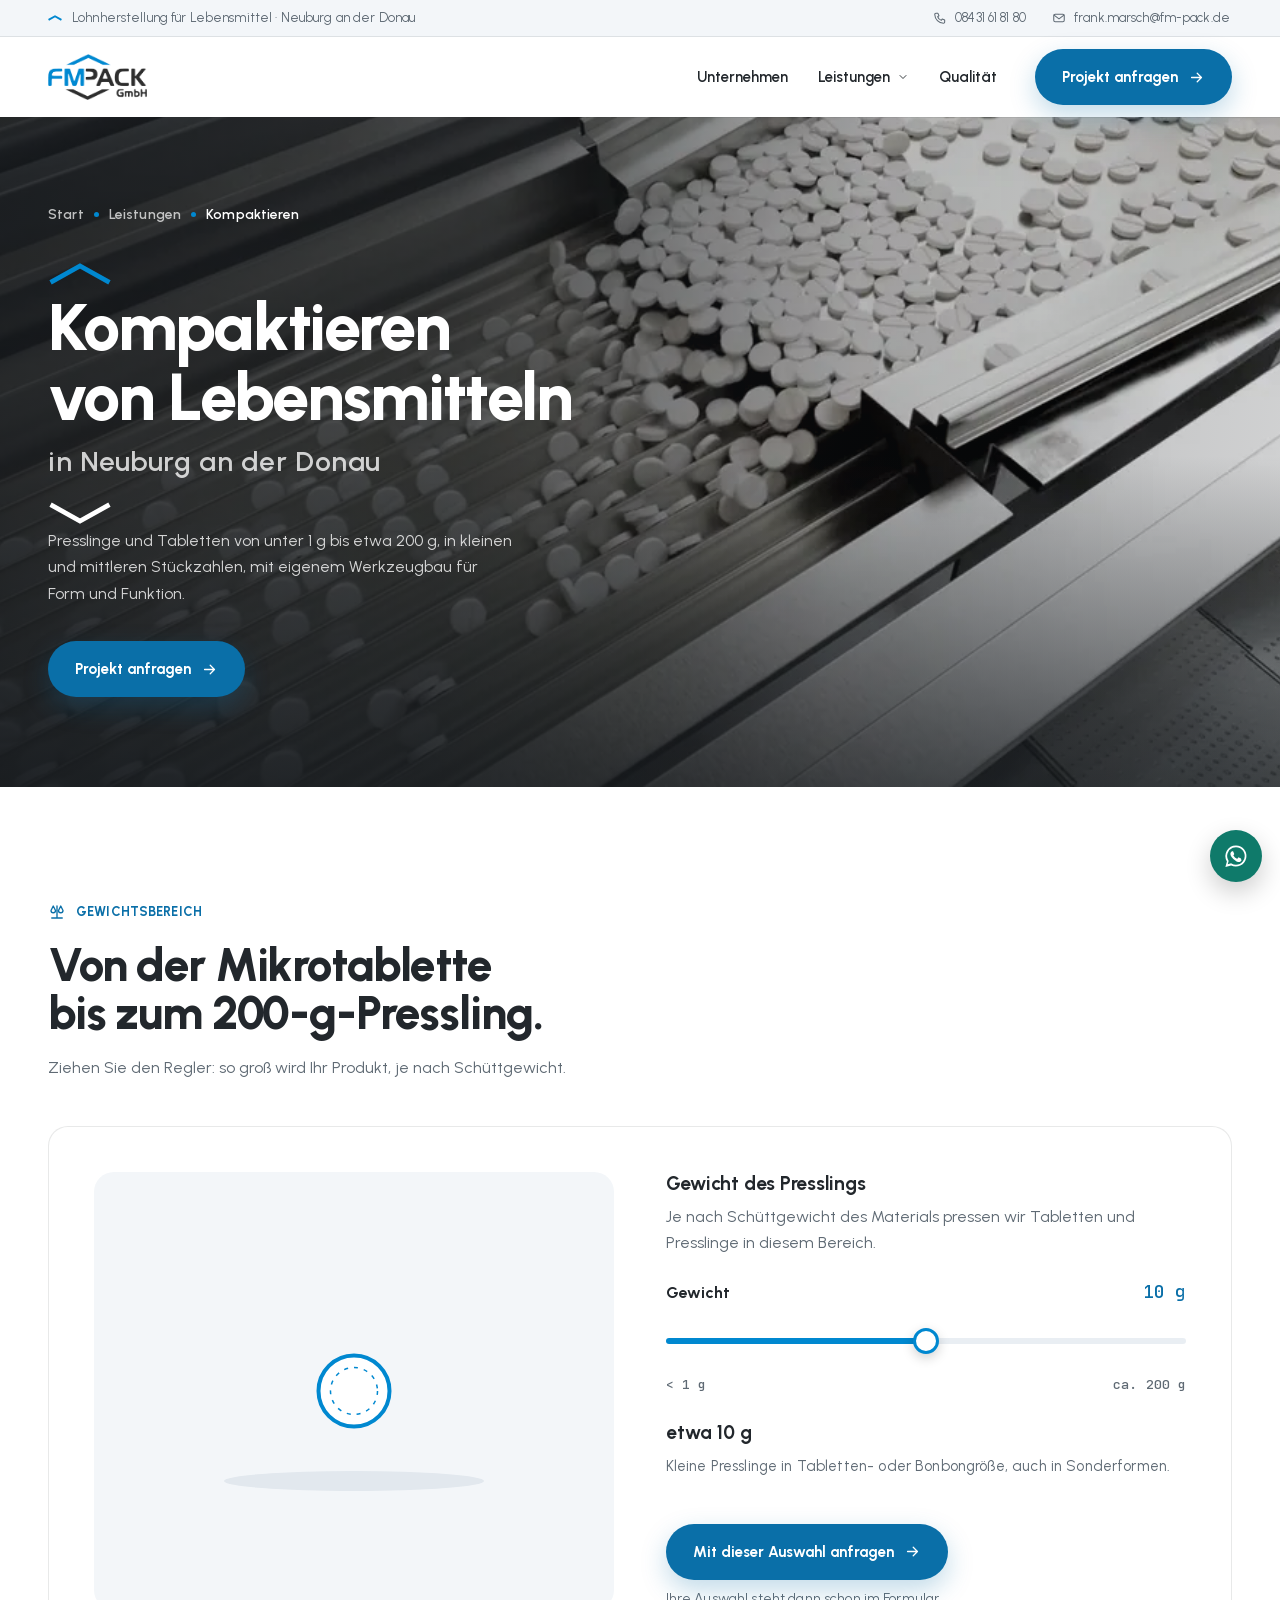
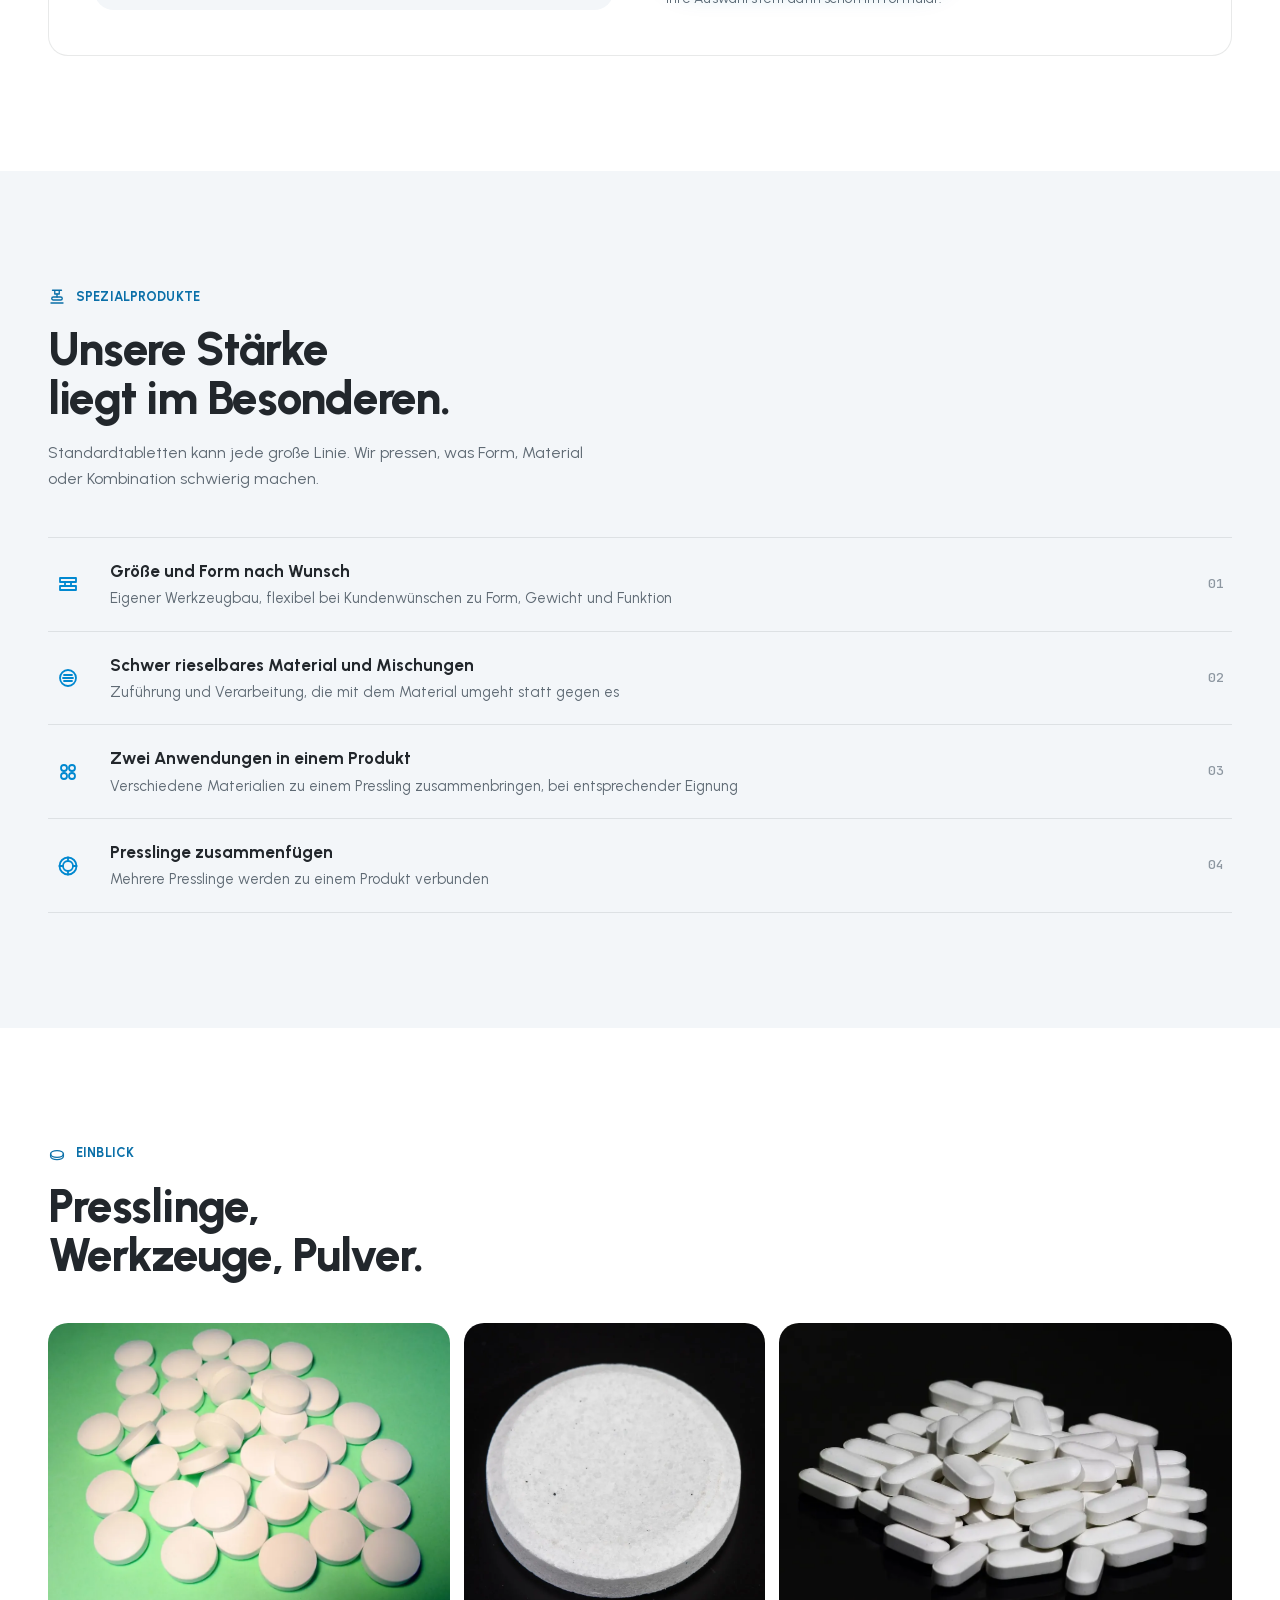
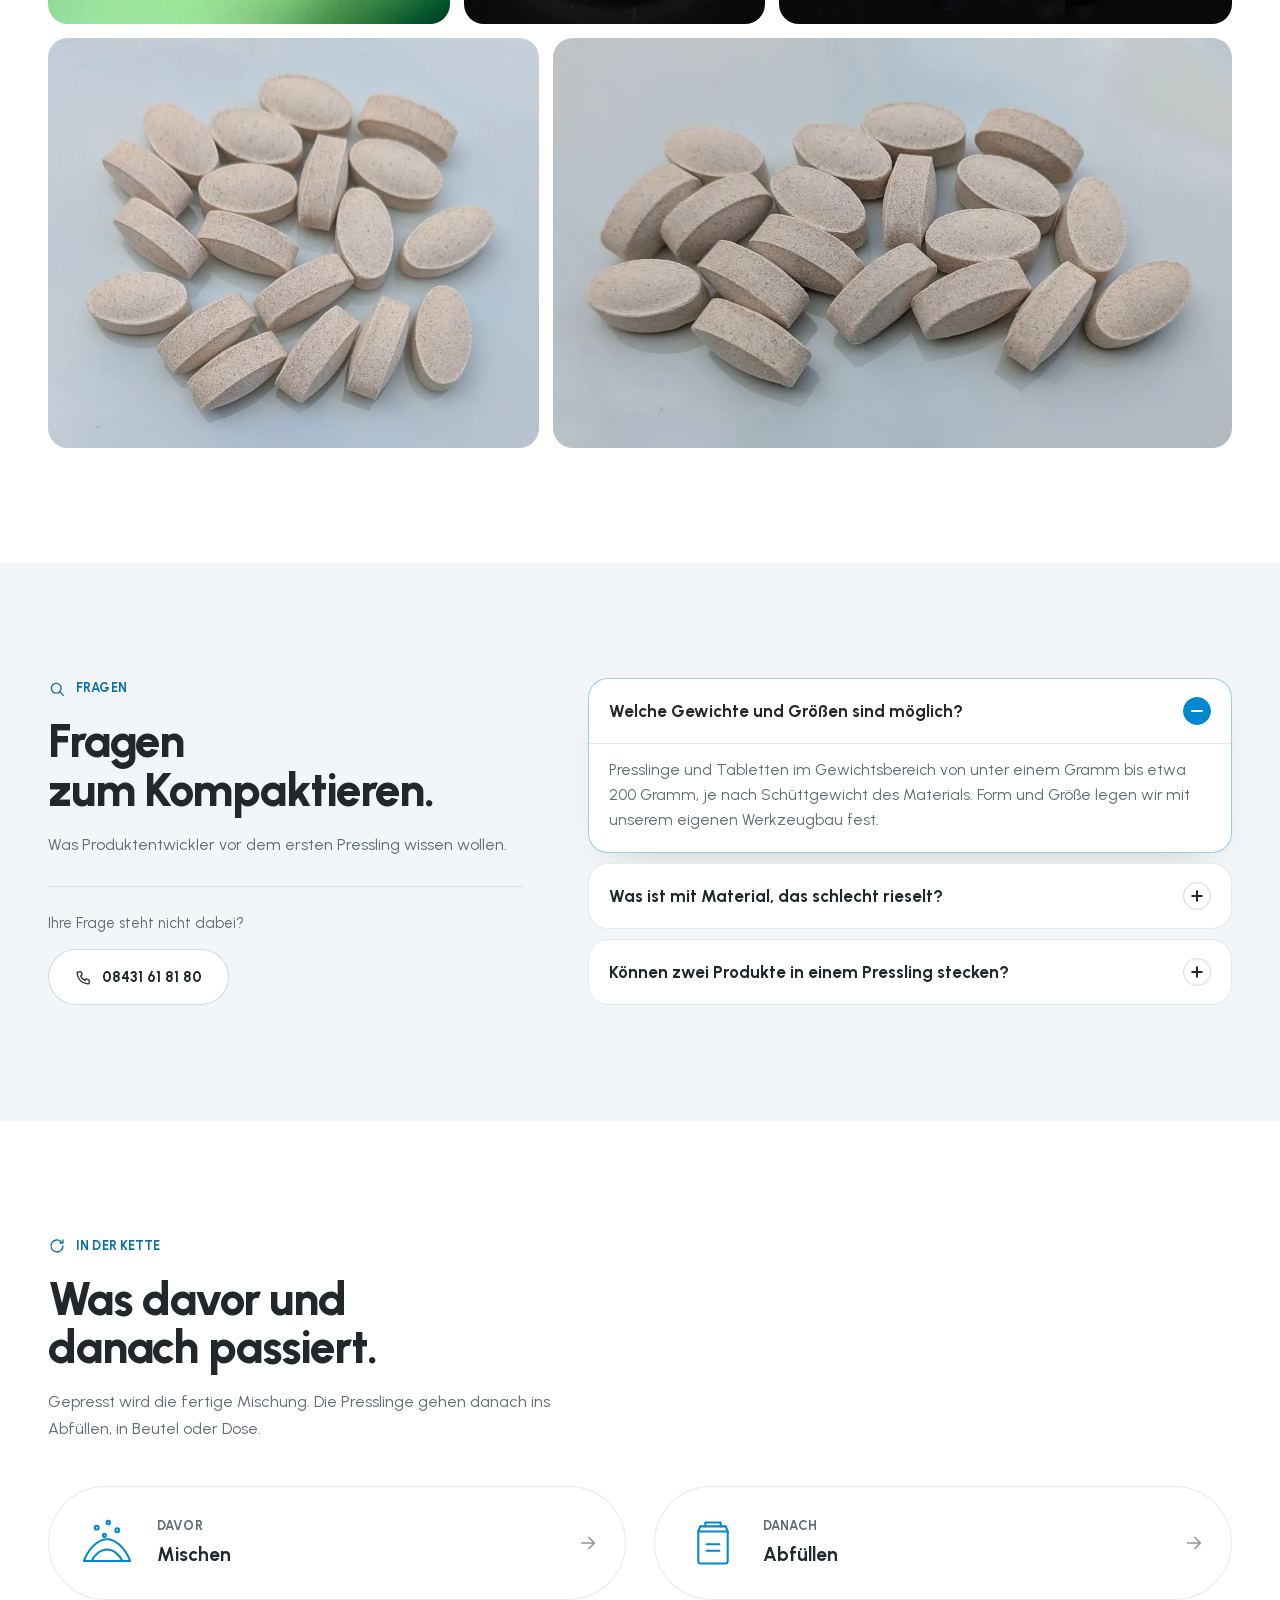
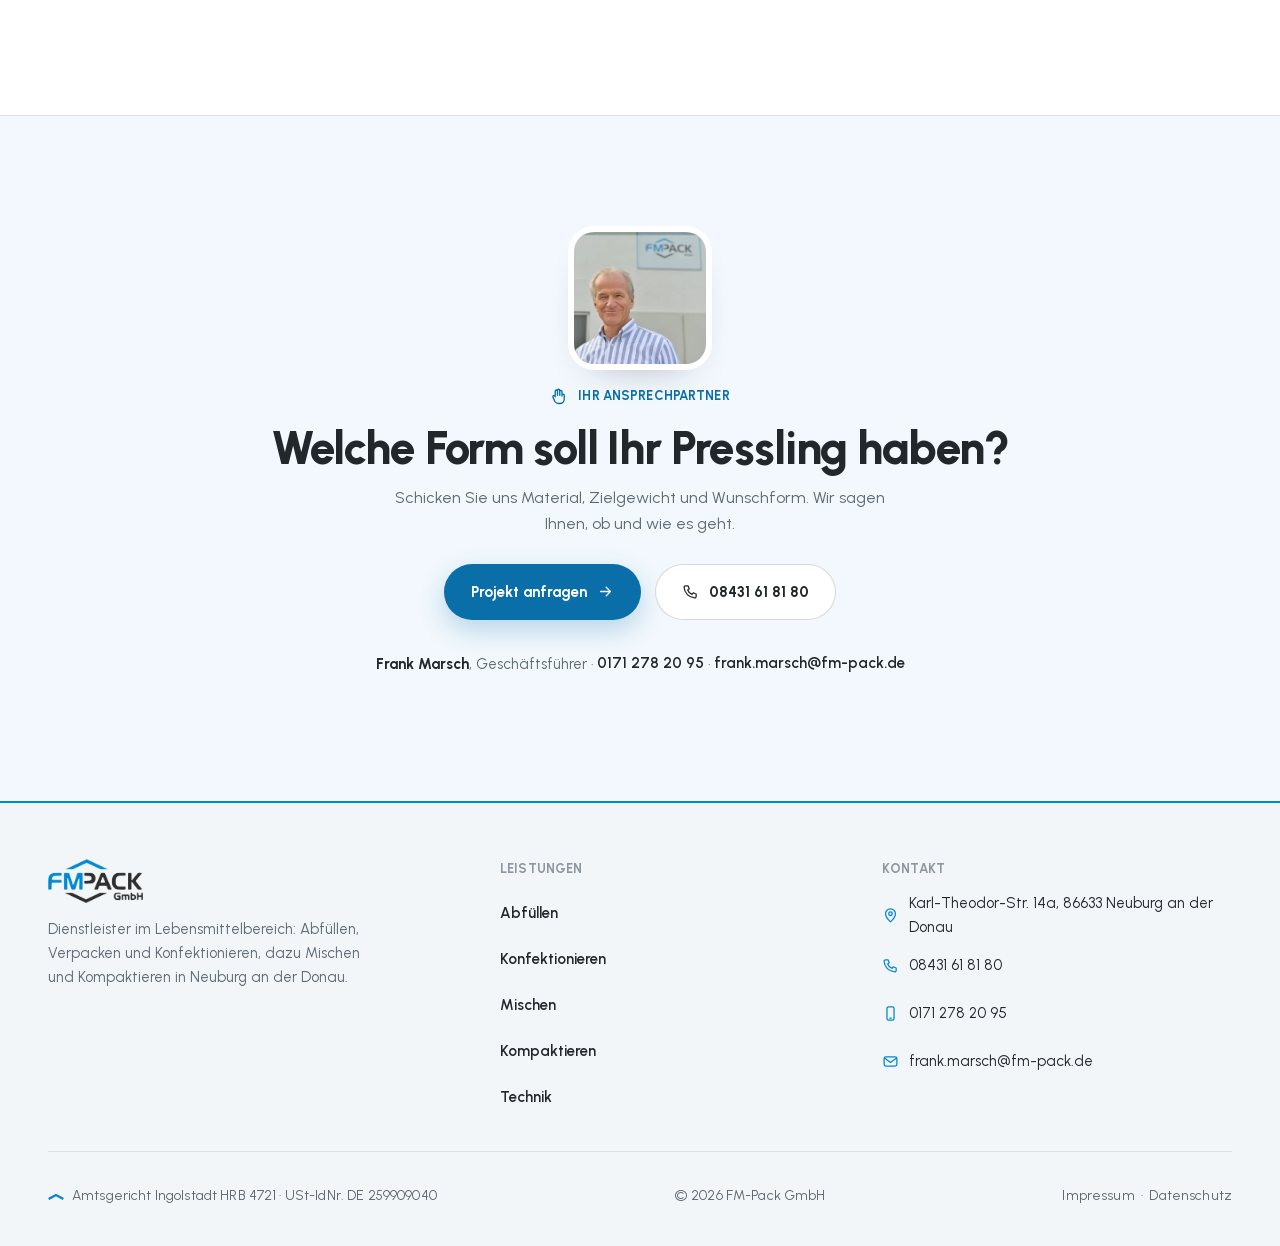
<file: kompaktieren.html>
<!DOCTYPE html>
<html lang="de" class="kein-js">
<head>
<meta charset="UTF-8">
<meta name="viewport" content="width=device-width, initial-scale=1.0">
<title>Kompaktieren von Lebensmitteln in Neuburg | FM-Pack</title>
<meta name="description" content="Presslinge und Tabletten von unter 1 g bis etwa 200 g in kleinen und mittleren Stückzahlen. Eigener Werkzeugbau, auch für schwer rieselbares Material.">
<meta name="robots" content="noindex,nofollow">
<link rel="canonical" href="https://www.fmpack.de/kompaktieren">
<meta property="og:title" content="Kompaktieren von Lebensmitteln in Neuburg | FM-Pack">
<meta property="og:description" content="Presslinge und Tabletten von unter 1 g bis etwa 200 g in kleinen und mittleren Stückzahlen. Eigener Werkzeugbau, auch für schwer rieselbares Material.">
<meta property="og:type" content="website">
<meta property="og:url" content="https://www.fmpack.de/kompaktieren">
<meta property="og:image" content="https://www.fmpack.de/assets/img/team-fm-pack.jpg">
<meta name="theme-color" content="#ffffff">
<link rel="icon" type="image/png" sizes="512x512" href="assets/img/favicon.png">
<link rel="icon" type="image/png" sizes="32x32" href="assets/img/favicon-32.png">
<link rel="apple-touch-icon" href="assets/img/favicon.png">
<link rel="preload" href="assets/fonts/urbanist-800-latin.woff2" as="font" type="font/woff2" crossorigin>
<link rel="preload" href="assets/fonts/urbanist-600-latin.woff2" as="font" type="font/woff2" crossorigin>
<link rel="preload" href="assets/fonts/urbanist-400-latin.woff2" as="font" type="font/woff2" crossorigin>
<link rel="stylesheet" href="assets/fonts.css">
<link rel="stylesheet" href="styles.css?v=b9750cc0">
<script type="application/ld+json">{"@context": "https://schema.org", "@type": ["Organization", "LocalBusiness"], "name": "FM-Pack GmbH", "legalName": "FM-Pack GmbH", "vatID": "DE259909040", "url": "https://www.fmpack.de/", "telephone": "+49 8431 618180", "email": "frank.marsch@fm-pack.de", "image": "https://www.fmpack.de/assets/img/team-fm-pack.jpg", "logo": "https://www.fmpack.de/assets/img/logo.png", "founder": {"@type": "Person", "name": "Frank Marsch"}, "description": "Lohnhersteller im Lebensmittelbereich: Abfüllen, Verpacken und Konfektionieren, dazu Mischen und Kompaktieren von nicht kühlpflichtigen Lebensmitteln.", "address": {"@type": "PostalAddress", "streetAddress": "Karl-Theodor-Str. 14a", "postalCode": "86633", "addressLocality": "Neuburg an der Donau", "addressRegion": "Bayern", "addressCountry": "DE"}, "geo": {"@type": "GeoCoordinates", "latitude": 48.7322, "longitude": 11.1871}, "knowsAbout": ["Abfüllen", "Schlauchbeutel", "Vierrandsiegelbeutel", "Konfektionieren", "Verpacken", "Mischen", "Kompaktieren", "Lohnherstellung Lebensmittel", "Nahrungsergänzungsmittel"]}</script><script type="application/ld+json">{"@context": "https://schema.org", "@type": "FAQPage", "mainEntity": [{"@type": "Question", "name": "Welche Gewichte und Größen sind möglich?", "acceptedAnswer": {"@type": "Answer", "text": "Presslinge und Tabletten im Gewichtsbereich von unter einem Gramm bis etwa 200 Gramm, je nach Schüttgewicht des Materials. Form und Größe legen wir mit unserem eigenen Werkzeugbau fest."}}, {"@type": "Question", "name": "Was ist mit Material, das schlecht rieselt?", "acceptedAnswer": {"@type": "Answer", "text": "Genau das ist unsere Spezialität: Zuführung und Verarbeitung von schwer rieselbarem Material und von Mischungen. Wir finden den Weg, damit aus dem Pulver ein stabiler Pressling wird."}}, {"@type": "Question", "name": "Können zwei Produkte in einem Pressling stecken?", "acceptedAnswer": {"@type": "Answer", "text": "Ja. Bei entsprechender Eignung bringen wir verschiedene Materialien zu einem Produkt zusammen, zwei Anwendungen in einem Pressling. Auch das Zusammenfügen verschiedener Presslinge ist möglich."}}]}</script>
</head>
<body>
<a class="skip" href="#inhalt">Zum Inhalt</a>
<header>
  <div class="topbar"><div class="wrap">
    <span class="ort"><svg class="winkel " viewBox="0 0 100 34" aria-hidden="true" width="64" height="22"><polyline points="4,30 50,4.5 96,30"/></svg>Lohnherstellung für Lebensmittel · Neuburg an der Donau</span>
    <div class="rechts"><a href="tel:+498431618180"><svg class="ic" viewBox="0 0 24 24" width="24" height="24" aria-hidden="true"><path d="M5 4h3.5l1.7 4.2-2.2 1.6a10 10 0 0 0 6.2 6.2l1.6-2.2L20 15.5V19a2 2 0 0 1-2.1 2A15.5 15.5 0 0 1 3 6.1 2 2 0 0 1 5 4z"/></svg>08431 61 81 80</a><a href="mailto:frank.marsch@fm-pack.de"><svg class="ic" viewBox="0 0 24 24" width="24" height="24" aria-hidden="true"><rect x="3" y="5.5" width="18" height="13" rx="2.5"/><path d="m3.5 7 8.5 6.5L20.5 7"/></svg>frank.marsch@fm-pack.de</a></div>
  </div></div>
  <div class="wrap kopf">
    <a class="logo" href="./" aria-label="FM-Pack GmbH, Startseite"><img decoding="async" src="assets/opt/img-logo-480.webp" width="507" height="234" alt="FM-Pack GmbH"></a>
    <nav class="haupt" aria-label="Hauptmenü"><a href="unternehmen">Unternehmen</a><div class="hat-menu"><a href="leistungen" class="aktiv">Leistungen<svg class="ic pfeil-ab" viewBox="0 0 24 24" width="24" height="24" aria-hidden="true"><path d="m6 9 6 6 6-6"/></svg></a><div class="drop"><div class="drop-innen"><a href="abfuellen"><svg class="ic" viewBox="0 0 24 24" width="24" height="24" aria-hidden="true"><path d="M6 6.5h12l1 2.5v10a2 2 0 0 1-2 2H7a2 2 0 0 1-2-2V9z"/><path d="M5 9h14M9 6.5V4h6v2.5"/></svg><span>Abfüllen</span></a><a href="konfektionieren"><svg class="ic" viewBox="0 0 24 24" width="24" height="24" aria-hidden="true"><path d="M3.5 8.5 12 4l8.5 4.5V17L12 21.5 3.5 17z"/><path d="M3.5 8.5 12 13l8.5-4.5M12 13v8.5"/></svg><span>Konfektionieren</span></a><a href="mischen"><svg class="ic" viewBox="0 0 24 24" width="24" height="24" aria-hidden="true"><path d="M4 7h16l-1.5 12a2 2 0 0 1-2 1.8h-9a2 2 0 0 1-2-1.8z"/><path d="M8 11c2 2 6 2 8 0M8 15c2 2 6 2 8 0"/></svg><span>Mischen</span></a><a href="kompaktieren"><svg class="ic" viewBox="0 0 24 24" width="24" height="24" aria-hidden="true"><path d="M6 3h12M9 3v5h6V3"/><rect x="5" y="12" width="14" height="4" rx="2"/><path d="M12 8v4M4 20h16"/></svg><span>Kompaktieren</span></a><a href="technik"><svg class="ic" viewBox="0 0 24 24" width="24" height="24" aria-hidden="true"><path d="M4 14.5 13 5.5l2-1 2.5 2.5-1 2-9 9-3.5.5z"/><path d="m13 5.5 5.5 5.5M5 19l2-2"/></svg><span>Technik</span></a><a class="drop-alle" href="leistungen">Alle Leistungen <svg class="ic" viewBox="0 0 24 24" width="24" height="24" aria-hidden="true"><path d="M5 12h14M13 6l6 6-6 6"/></svg></a></div></div></div><a href="qualitaet-nachhaltigkeit">Qualität</a></nav>
    <button class="menu-knopf" aria-label="Menü" aria-expanded="false"><span></span><span></span></button>
    <a class="btn btn-blau" href="kontakt"><span>Projekt anfragen</span><svg class="ic" viewBox="0 0 24 24" width="24" height="24" aria-hidden="true"><path d="M5 12h14M13 6l6 6-6 6"/></svg></a>
  </div>
</header>
<div class="menu-flaeche" hidden><a href="./">Start</a><a href="unternehmen">Unternehmen</a><a href="leistungen">Leistungen</a><div class="mob-leistungen"><a href="abfuellen"><svg class="ic" viewBox="0 0 24 24" width="24" height="24" aria-hidden="true"><path d="M6 6.5h12l1 2.5v10a2 2 0 0 1-2 2H7a2 2 0 0 1-2-2V9z"/><path d="M5 9h14M9 6.5V4h6v2.5"/></svg>Abfüllen</a><a href="konfektionieren"><svg class="ic" viewBox="0 0 24 24" width="24" height="24" aria-hidden="true"><path d="M3.5 8.5 12 4l8.5 4.5V17L12 21.5 3.5 17z"/><path d="M3.5 8.5 12 13l8.5-4.5M12 13v8.5"/></svg>Konfektionieren</a><a href="mischen"><svg class="ic" viewBox="0 0 24 24" width="24" height="24" aria-hidden="true"><path d="M4 7h16l-1.5 12a2 2 0 0 1-2 1.8h-9a2 2 0 0 1-2-1.8z"/><path d="M8 11c2 2 6 2 8 0M8 15c2 2 6 2 8 0"/></svg>Mischen</a><a href="kompaktieren"><svg class="ic" viewBox="0 0 24 24" width="24" height="24" aria-hidden="true"><path d="M6 3h12M9 3v5h6V3"/><rect x="5" y="12" width="14" height="4" rx="2"/><path d="M12 8v4M4 20h16"/></svg>Kompaktieren</a><a href="technik"><svg class="ic" viewBox="0 0 24 24" width="24" height="24" aria-hidden="true"><path d="M4 14.5 13 5.5l2-1 2.5 2.5-1 2-9 9-3.5.5z"/><path d="m13 5.5 5.5 5.5M5 19l2-2"/></svg>Technik</a></div><a href="qualitaet-nachhaltigkeit">Qualität &amp; Nachhaltigkeit</a><a class="cta" href="kontakt">Projekt anfragen</a></div>
<main id="inhalt">
<div class="hero hero-u"><div class="hero-film"><video poster="assets/opt/video-hero-kompaktieren-poster-960.webp" muted loop playsinline autoplay preload="metadata" aria-hidden="true"><source src="assets/opt/video-hero-kompaktieren-m.mp4" media="(max-width: 760px)" type="video/mp4"><source src="assets/opt/video-hero-kompaktieren.mp4" type="video/mp4"></video></div><div class="wrap hero-inhalt">
    <nav class="krumen" aria-label="Sie sind hier"><a href="./">Start</a><i></i><a href="leistungen">Leistungen</a><i></i><span>Kompaktieren</span></nav>
    <div class="klammer"><svg class="winkel k-oben" viewBox="0 0 100 34" aria-hidden="true" width="64" height="22"><polyline points="4,30 50,4.5 96,30"/></svg><svg class="winkel k-unten" viewBox="0 0 100 34" aria-hidden="true" width="64" height="22"><polyline points="4,30 50,4.5 96,30"/></svg><h1>Kompaktieren von&nbsp;Lebensmitteln<span class="h1-ort">in Neuburg an der Donau</span></h1></div>
    <p class="sub">Presslinge und Tabletten von unter 1 g bis etwa 200 g, in kleinen und mittleren Stückzahlen, mit eigenem Werkzeugbau für Form und Funktion.</p>
    <div class="hero-cta"><a class="btn btn-blau" href="kontakt"><span>Projekt anfragen</span><svg class="ic" viewBox="0 0 24 24" width="24" height="24" aria-hidden="true"><path d="M5 12h14M13 6l6 6-6 6"/></svg></a></div>
  </div></div>

<section><div class="wrap">
  <div class="kopfzeile  rev"><span class="kicker"><svg class="ic" viewBox="0 0 24 24" width="24" height="24" aria-hidden="true"><path d="M12 4v16M5 20h14M4 10l3-6 3 6a3 3 0 0 1-6 0zM14 10l3-6 3 6a3 3 0 0 1-6 0z"/></svg>Gewichtsbereich</span><h2>Von der Mikrotablette bis zum 200-g-Pressling.</h2><p class=sub>Ziehen Sie den Regler: so groß wird Ihr Produkt, je nach Schüttgewicht.</p></div>
  <div class="buehne rev" data-thema="Kompaktieren">
    <div class="buehne-grafik"><svg viewBox="0 0 360 300" aria-hidden="true"><ellipse cx="180" cy="240" rx="130" ry="10" fill="#e2e8ee"/><circle data-regler-kreis cx="180" cy="150" r="60" fill="#fff" stroke="#0088d0" stroke-width="4"/><circle cx="180" cy="150" r="48" fill="none" stroke="#0088d0" stroke-width="1.5" stroke-dasharray="4 6"/></svg></div>
    <div><h3>Gewicht des&nbsp;Presslings</h3><p class="sub" style="margin-top:8px">Je nach Schüttgewicht des Materials pressen wir Tabletten und Presslinge in diesem Bereich.</p>
      <div class="regler"><label for="gewicht">Gewicht <span class="mass" data-regler-wert>10 g</span></label><input id="gewicht" type="range" min="0" max="100" value="50" aria-label="Gewicht des Presslings"><div class="skala"><span>&lt; 1 g</span><span>ca. 200 g</span></div></div>
      <div class="waehler-text" data-regler-satz><b></b><p></p></div><div class="buehne-weiter"><a class="btn btn-blau" data-anfrage="Kompaktieren" href="kontakt#anfrage"><span>Mit dieser Auswahl anfragen</span><svg class="ic" viewBox="0 0 24 24" width="24" height="24" aria-hidden="true"><path d="M5 12h14M13 6l6 6-6 6"/></svg></a><small>Ihre Auswahl steht dann schon im Formular.</small></div></div>
  </div>
</div></section>
<section class="grau"><div class="wrap">
  <div class="kopfzeile  rev"><span class="kicker"><svg class="ic" viewBox="0 0 24 24" width="24" height="24" aria-hidden="true"><path d="M6 3h12M9 3v5h6V3"/><rect x="5" y="12" width="14" height="4" rx="2"/><path d="M12 8v4M4 20h16"/></svg>Spezialprodukte</span><h2>Unsere Stärke liegt im&nbsp;Besonderen.</h2><p class=sub>Standardtabletten kann jede große Linie. Wir pressen, was Form, Material oder Kombination schwierig machen.</p></div>
  <div class="register rev"><div class="zeile"><svg class="ic" viewBox="0 0 24 24" width="24" height="24" aria-hidden="true"><path d="M4 6h16v4H4zM4 14h16v4H4z"/><path d="M9 10v4M15 10v4"/></svg><div><b>Größe und Form nach Wunsch</b><span>Eigener Werkzeugbau, flexibel bei Kundenwünschen zu Form, Gewicht und Funktion</span></div><span class="nr">01</span></div><div class="zeile"><svg class="ic" viewBox="0 0 24 24" width="24" height="24" aria-hidden="true"><circle cx="12" cy="12" r="8"/><path d="M8 9h8M7 12h10M8 15h8"/></svg><div><b>Schwer rieselbares Material und Mischungen</b><span>Zuführung und Verarbeitung, die mit dem Material umgeht statt gegen es</span></div><span class="nr">02</span></div><div class="zeile"><svg class="ic" viewBox="0 0 24 24" width="24" height="24" aria-hidden="true"><circle cx="8" cy="8" r="3"/><circle cx="16" cy="8" r="3"/><circle cx="8" cy="16" r="3"/><circle cx="16" cy="16" r="3"/></svg><div><b>Zwei Anwendungen in einem Produkt</b><span>Verschiedene Materialien zu einem Pressling zusammenbringen, bei entsprechender Eignung</span></div><span class="nr">03</span></div><div class="zeile"><svg class="ic" viewBox="0 0 24 24" width="24" height="24" aria-hidden="true"><circle cx="12" cy="12" r="8.5"/><circle cx="12" cy="12" r="5"/><path d="M12 3.5v3M12 17.5v3M3.5 12h3M17.5 12h3"/></svg><div><b>Presslinge zusammenfügen</b><span>Mehrere Presslinge werden zu einem Produkt verbunden</span></div><span class="nr">04</span></div></div>
</div></section>
<section><div class="wrap">
  <div class="kopfzeile  rev"><span class="kicker"><svg class="ic" viewBox="0 0 24 24" width="24" height="24" aria-hidden="true"><ellipse cx="12" cy="12" rx="8.5" ry="4.5"/><path d="M3.5 12v3c0 2.5 3.8 4.5 8.5 4.5s8.5-2 8.5-4.5v-3"/></svg>Einblick</span><h2>Presslinge, Werkzeuge,&nbsp;Pulver.</h2></div>
  <div class="galerie rev"><div class="reihe"><figure style="--v:1.333"><img fetchpriority="low" srcset="assets/opt/img-kompaktieren-01-640.webp 640w, assets/opt/img-kompaktieren-01-960.webp 960w, assets/opt/img-kompaktieren-01-1400.webp 1400w" sizes="(max-width: 760px) 100vw, 70vw" src="assets/opt/img-kompaktieren-01-1400.webp" alt="01, Kompaktieren bei FM-Pack GmbH, Neuburg an der Donau" width="1800" height="1350" decoding="async"></figure><figure style="--v:1.000"><img fetchpriority="low" srcset="assets/opt/img-kompaktieren-02-640.webp 640w, assets/opt/img-kompaktieren-02-960.webp 960w, assets/opt/img-kompaktieren-02-1400.webp 1400w" sizes="(max-width: 760px) 100vw, 70vw" src="assets/opt/img-kompaktieren-02-1400.webp" alt="02, Kompaktieren bei FM-Pack GmbH, Neuburg an der Donau" width="1800" height="1800" decoding="async"></figure><figure style="--v:1.501"><img fetchpriority="low" srcset="assets/opt/img-kompaktieren-03-640.webp 640w, assets/opt/img-kompaktieren-03-960.webp 960w, assets/opt/img-kompaktieren-03-1400.webp 1400w" sizes="(max-width: 760px) 100vw, 70vw" src="assets/opt/img-kompaktieren-03-1400.webp" alt="03, Kompaktieren bei FM-Pack GmbH, Neuburg an der Donau" width="1800" height="1199" decoding="async"></figure></div><div class="reihe"><figure style="--v:1.199"><img srcset="assets/opt/img-kompaktieren-04-640.webp 640w, assets/opt/img-kompaktieren-04-960.webp 960w, assets/opt/img-kompaktieren-04-1400.webp 1400w" sizes="(max-width: 760px) 100vw, 70vw" src="assets/opt/img-kompaktieren-04-1400.webp" alt="04, Kompaktieren bei FM-Pack GmbH, Neuburg an der Donau" width="1574" height="1313" loading="lazy" decoding="async"></figure><figure style="--v:1.657"><img srcset="assets/opt/img-kompaktieren-05-640.webp 640w, assets/opt/img-kompaktieren-05-960.webp 960w, assets/opt/img-kompaktieren-05-1400.webp 1400w" sizes="(max-width: 760px) 100vw, 70vw" src="assets/opt/img-kompaktieren-05-1400.webp" alt="05, Kompaktieren bei FM-Pack GmbH, Neuburg an der Donau" width="1800" height="1086" loading="lazy" decoding="async"></figure></div></div>
</div></section>
<section class="grau"><div class="wrap faq-duo">
  <div class="faq-kopf rev"><span class="kicker"><svg class="ic" viewBox="0 0 24 24" width="24" height="24" aria-hidden="true"><circle cx="11" cy="11" r="6.5"/><path d="m16 16 4.5 4.5"/></svg>Fragen</span><h2>Fragen zum&nbsp;Kompaktieren.</h2><p class="sub">Was Produktentwickler vor dem ersten Pressling wissen wollen.</p>
    <div class="faq-anruf"><p>Ihre Frage steht nicht dabei?</p><a class="btn btn-linie" href="tel:+498431618180"><svg class="ic" viewBox="0 0 24 24" width="24" height="24" aria-hidden="true"><path d="M5 4h3.5l1.7 4.2-2.2 1.6a10 10 0 0 0 6.2 6.2l1.6-2.2L20 15.5V19a2 2 0 0 1-2.1 2A15.5 15.5 0 0 1 3 6.1 2 2 0 0 1 5 4z"/></svg><span>08431 61 81 80</span></a></div></div>
  <div class="rev rev-1"><div class="faq"><div class="faq-eintrag auf"><button class="faq-frage" aria-expanded="true">Welche Gewichte und Größen sind möglich?<i></i></button><div class="faq-antwort"><p>Presslinge und Tabletten im Gewichtsbereich von unter einem Gramm bis etwa 200 Gramm, je nach Schüttgewicht des Materials. Form und Größe legen wir mit unserem eigenen Werkzeugbau fest.</p></div></div><div class="faq-eintrag"><button class="faq-frage" aria-expanded="false">Was ist mit Material, das schlecht rieselt?<i></i></button><div class="faq-antwort"><p>Genau das ist unsere Spezialität: Zuführung und Verarbeitung von schwer rieselbarem Material und von Mischungen. Wir finden den Weg, damit aus dem Pulver ein stabiler Pressling wird.</p></div></div><div class="faq-eintrag"><button class="faq-frage" aria-expanded="false">Können zwei Produkte in einem Pressling stecken?<i></i></button><div class="faq-antwort"><p>Ja. Bei entsprechender Eignung bringen wir verschiedene Materialien zu einem Produkt zusammen, zwei Anwendungen in einem Pressling. Auch das Zusammenfügen verschiedener Presslinge ist möglich.</p></div></div></div></div>
</div></section>
<section><div class="wrap">
  <div class="kopfzeile  rev"><span class="kicker"><svg class="ic" viewBox="0 0 24 24" width="24" height="24" aria-hidden="true"><path d="M20 12a8 8 0 1 1-2.3-5.7"/><path d="M20 4v4h-4"/></svg>In der Kette</span><h2>Was davor und danach&nbsp;passiert.</h2><p class=sub>Gepresst wird die fertige Mischung. Die Presslinge gehen danach ins Abfüllen, in Beutel oder Dose.</p></div>
  <div class="nachbarn" style="--n:2"><a class="nachbar rev" href="mischen"><svg class="produkt" viewBox="0 0 100 100" width="88" height="88" fill="none" stroke="currentColor" stroke-width="3.2" stroke-linecap="round" stroke-linejoin="round" aria-hidden="true"><g class="fliesst"><circle cx="34" cy="26" r="3"/><circle cx="52" cy="18" r="2.6"/><circle cx="66" cy="30" r="3"/><circle cx="46" cy="38" r="2.4"/></g><path d="M14 78c8-22 24-34 36-34s28 12 36 34z"/><path d="M26 78c5-10 14-18 24-18s19 8 24 18"/></svg><div><small>Davor</small><b>Mischen</b></div><svg class="ic pf" viewBox="0 0 24 24" width="24" height="24" aria-hidden="true"><path d="M5 12h14M13 6l6 6-6 6"/></svg></a><a class="nachbar rev" href="abfuellen"><svg class="produkt" viewBox="0 0 100 100" width="88" height="88" fill="none" stroke="currentColor" stroke-width="3.2" stroke-linecap="round" stroke-linejoin="round" aria-hidden="true"><path d="M30 24h40l3 8v46a4 4 0 0 1-4 4H31a4 4 0 0 1-4-4V32z"/><path d="M27 32h46"/><path d="M38 24v-6h24v6"/><path class="atmet" d="M40 52h20M40 62h20"/></svg><div><small>Danach</small><b>Abfüllen</b></div><svg class="ic pf" viewBox="0 0 24 24" width="24" height="24" aria-hidden="true"><path d="M5 12h14M13 6l6 6-6 6"/></svg></a></div>
</div></section>
<section class="abschluss"><div class="wrap">
  <div class="abschluss-karte rev">
    <div class="abschluss-foto"><img src="assets/opt/img-frank-marsch-341.webp" alt="Frank Marsch, Geschäftsführer der FM-Pack GmbH, Neuburg an der Donau" width="341" height="297" loading=lazy decoding=async style="--pos:center 28%"></div>
    <span class="kicker"><svg class="ic" viewBox="0 0 24 24" width="24" height="24" aria-hidden="true"><path d="M7 11V5.5a1.5 1.5 0 0 1 3 0V11M10 10V4.5a1.5 1.5 0 0 1 3 0V11M13 10.5V6a1.5 1.5 0 0 1 3 0v6M16 12v-1a1.5 1.5 0 0 1 3 0v5a6 6 0 0 1-6 6h-1.5a6 6 0 0 1-5.2-3L4 13.5a1.5 1.5 0 0 1 2.6-1.5L7 13"/></svg>Ihr Ansprechpartner</span>
    <h2>Welche Form soll Ihr Pressling&nbsp;haben?</h2>
    <p class="sub">Schicken Sie uns Material, Zielgewicht und Wunschform. Wir sagen Ihnen, ob und wie es geht.</p>
    <div class="knoepfe"><a class="btn btn-blau" href="kontakt"><span>Projekt anfragen</span><svg class="ic" viewBox="0 0 24 24" width="24" height="24" aria-hidden="true"><path d="M5 12h14M13 6l6 6-6 6"/></svg></a><a class="btn btn-linie" href="tel:+498431618180"><svg class="ic" viewBox="0 0 24 24" width="24" height="24" aria-hidden="true"><path d="M5 4h3.5l1.7 4.2-2.2 1.6a10 10 0 0 0 6.2 6.2l1.6-2.2L20 15.5V19a2 2 0 0 1-2.1 2A15.5 15.5 0 0 1 3 6.1 2 2 0 0 1 5 4z"/></svg><span>08431 61 81 80</span></a></div>
    <p class="abschluss-name"><b>Frank Marsch</b>, Geschäftsführer · <a href="tel:+491712782095">0171 278 20 95</a> · <a href="mailto:frank.marsch@fm-pack.de">frank.marsch@fm-pack.de</a></p>
  </div>
</div></section>
</main>
<footer>
  <div class="wrap">
    <div class="fuss-oben">
      <div><div class="fuss-logo"><img decoding="async" loading="lazy" src="assets/opt/img-logo-480.webp" width="507" height="234" alt="FM-Pack GmbH"></div>
        <p class="fuss-claim">Dienstleister im Lebensmittelbereich: Abfüllen, Verpacken und Konfektionieren, dazu Mischen und Kompaktieren in Neuburg an der Donau.</p></div>
      <div><div class="fuss-titel">Leistungen</div><nav class="fuss-nav" aria-label="Leistungen"><a href="abfuellen">Abfüllen</a><a href="konfektionieren">Konfektionieren</a><a href="mischen">Mischen</a><a href="kompaktieren">Kompaktieren</a><a href="technik">Technik</a></nav></div>
      <div><div class="fuss-titel">Kontakt</div><div class="fuss-kontakt">
        <span><svg class="ic" viewBox="0 0 24 24" width="24" height="24" aria-hidden="true"><path d="M12 21s-7-6.4-7-11.5a7 7 0 0 1 14 0C19 14.6 12 21 12 21z"/><circle cx="12" cy="9.5" r="2.5"/></svg>Karl-Theodor-Str. 14a, 86633 Neuburg an der Donau</span>
        <a href="tel:+498431618180"><svg class="ic" viewBox="0 0 24 24" width="24" height="24" aria-hidden="true"><path d="M5 4h3.5l1.7 4.2-2.2 1.6a10 10 0 0 0 6.2 6.2l1.6-2.2L20 15.5V19a2 2 0 0 1-2.1 2A15.5 15.5 0 0 1 3 6.1 2 2 0 0 1 5 4z"/></svg>08431 61 81 80</a>
        <a href="tel:+491712782095"><svg class="ic" viewBox="0 0 24 24" width="24" height="24" aria-hidden="true"><rect x="7" y="2.5" width="10" height="19" rx="2.5"/><path d="M11 18.5h2"/></svg>0171 278 20 95</a>
        <a href="mailto:frank.marsch@fm-pack.de"><svg class="ic" viewBox="0 0 24 24" width="24" height="24" aria-hidden="true"><rect x="3" y="5.5" width="18" height="13" rx="2.5"/><path d="m3.5 7 8.5 6.5L20.5 7"/></svg>frank.marsch@fm-pack.de</a></div></div>
    </div>
    <div class="fuss-unten">
      <div><svg class="winkel " viewBox="0 0 100 34" aria-hidden="true" width="64" height="22"><polyline points="4,30 50,4.5 96,30"/></svg>Amtsgericht Ingolstadt HRB 4721 · USt-IdNr. DE 259909040</div>
      <div>© 2026 FM-Pack GmbH</div>
      <div><a href="impressum">Impressum</a> &nbsp;·&nbsp; <a href="datenschutzerklaerung">Datenschutz</a></div>
    </div>
  </div>
</footer>
<a class="wa" href="https://wa.me/491712782095" target="_blank" rel="noopener" aria-label="Per WhatsApp schreiben"><svg class="" viewBox="0 0 24 24" width="24" height="24" aria-hidden="true"><path fill="currentColor" stroke="none" d="M12 2.2A9.8 9.8 0 0 0 3.6 17l-1.4 5.2 5.3-1.4A9.8 9.8 0 1 0 12 2.2zm0 17.9a8.1 8.1 0 0 1-4.2-1.2l-.3-.2-3.1.8.8-3-.2-.3A8.1 8.1 0 1 1 12 20.1zm4.5-6c-.2-.1-1.5-.7-1.7-.8s-.4-.1-.6.1-.6.8-.8 1-.3.2-.5.1a6.7 6.7 0 0 1-3.3-2.9c-.2-.4.3-.4.7-1.3.1-.2 0-.3 0-.4l-.8-1.8c-.2-.5-.4-.4-.6-.4h-.5a1 1 0 0 0-.7.3 3 3 0 0 0-.9 2.2 5.2 5.2 0 0 0 1.1 2.8 11.9 11.9 0 0 0 4.6 4c1.7.7 2.1.6 2.8.5a2.5 2.5 0 0 0 1.6-1.1 2 2 0 0 0 .1-1.1c0-.1-.2-.2-.5-.3z"/></svg><span>WhatsApp</span></a>
<script src="main.js?v=3b87bf62" defer></script>
</body>
</html>
</file>
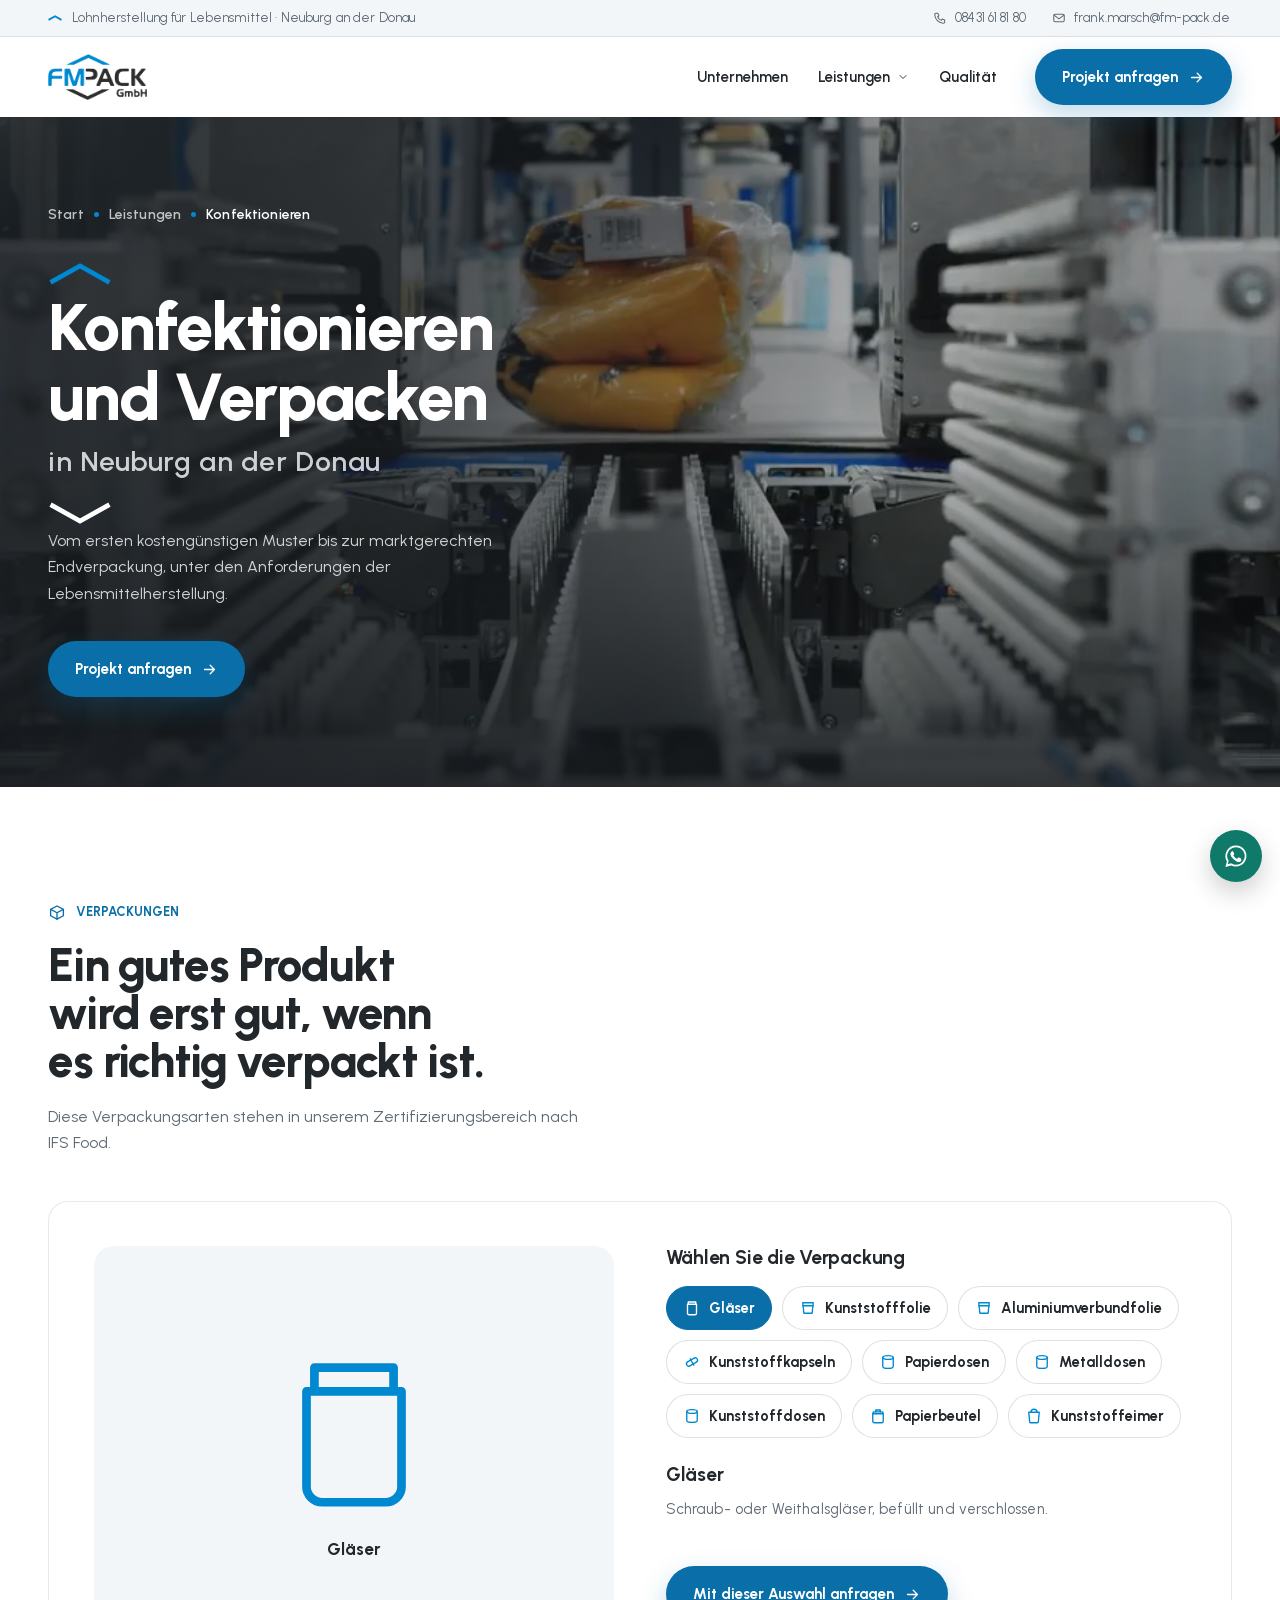
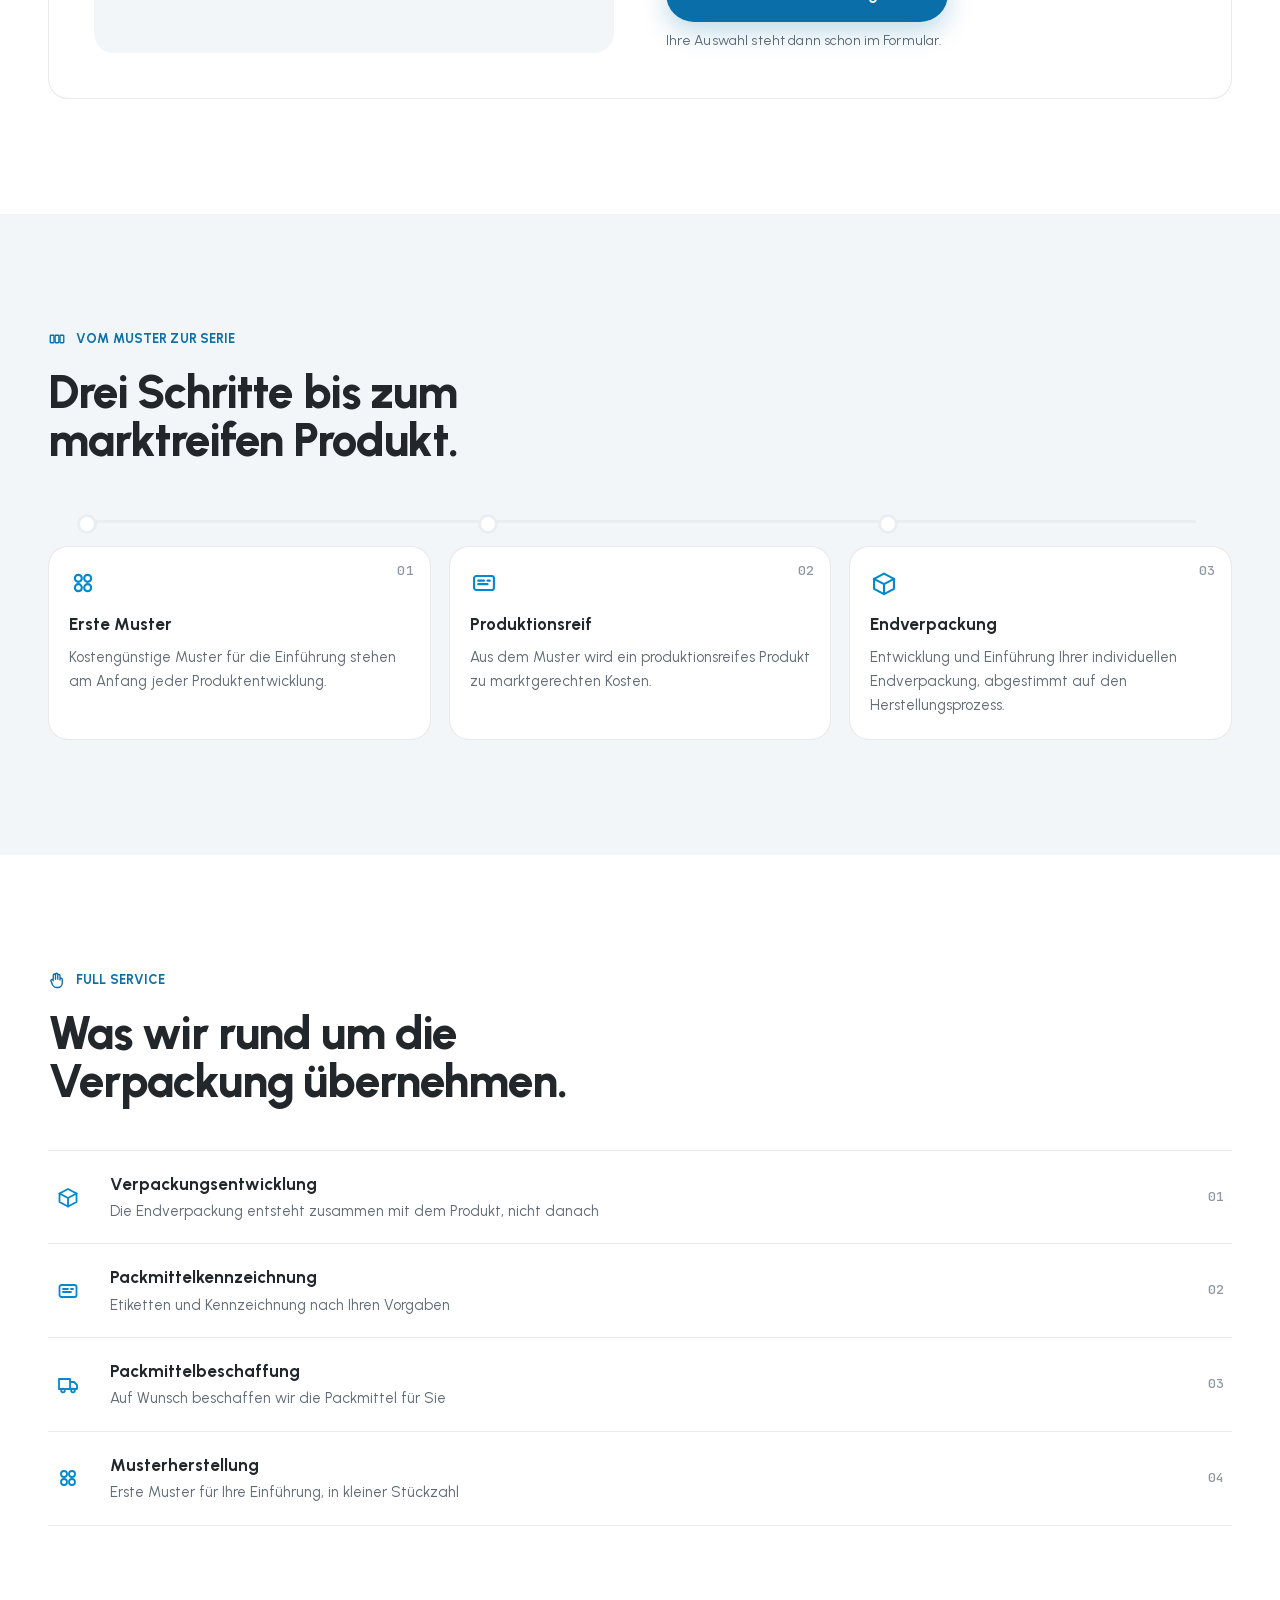
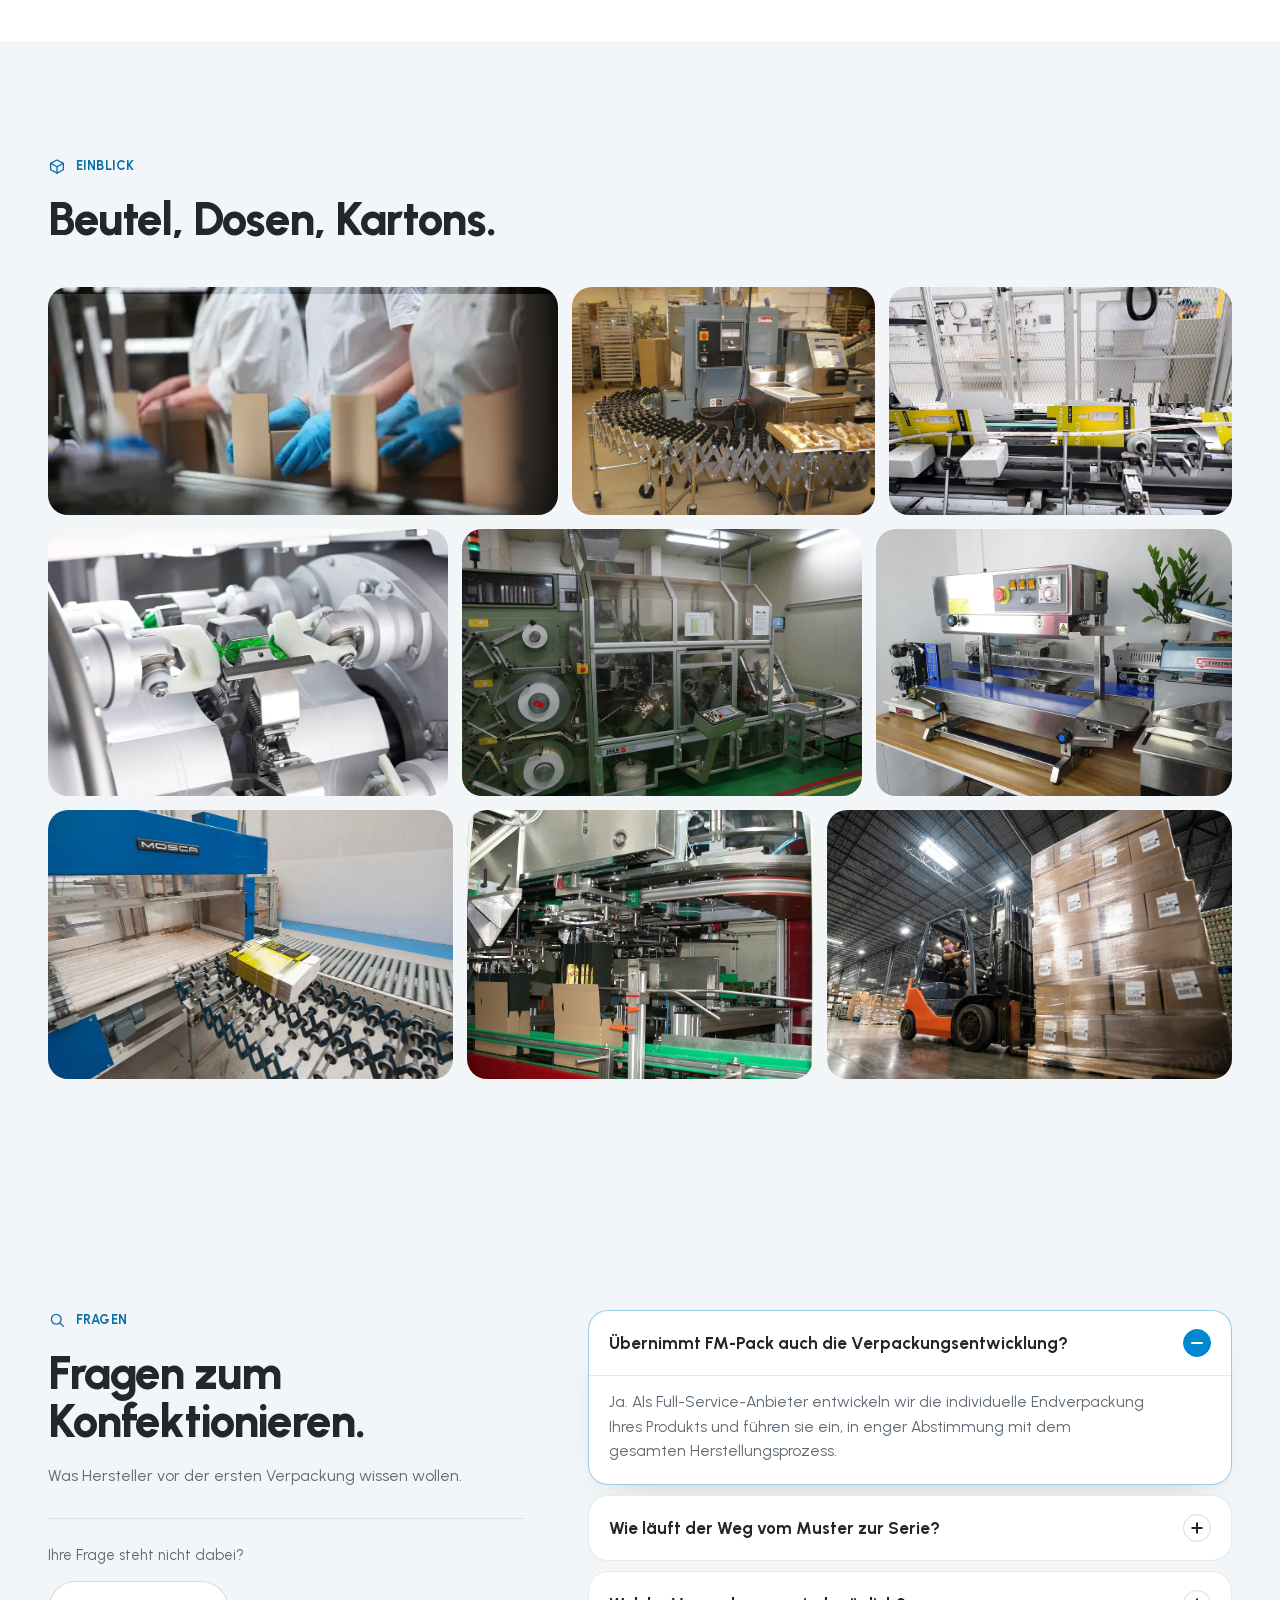
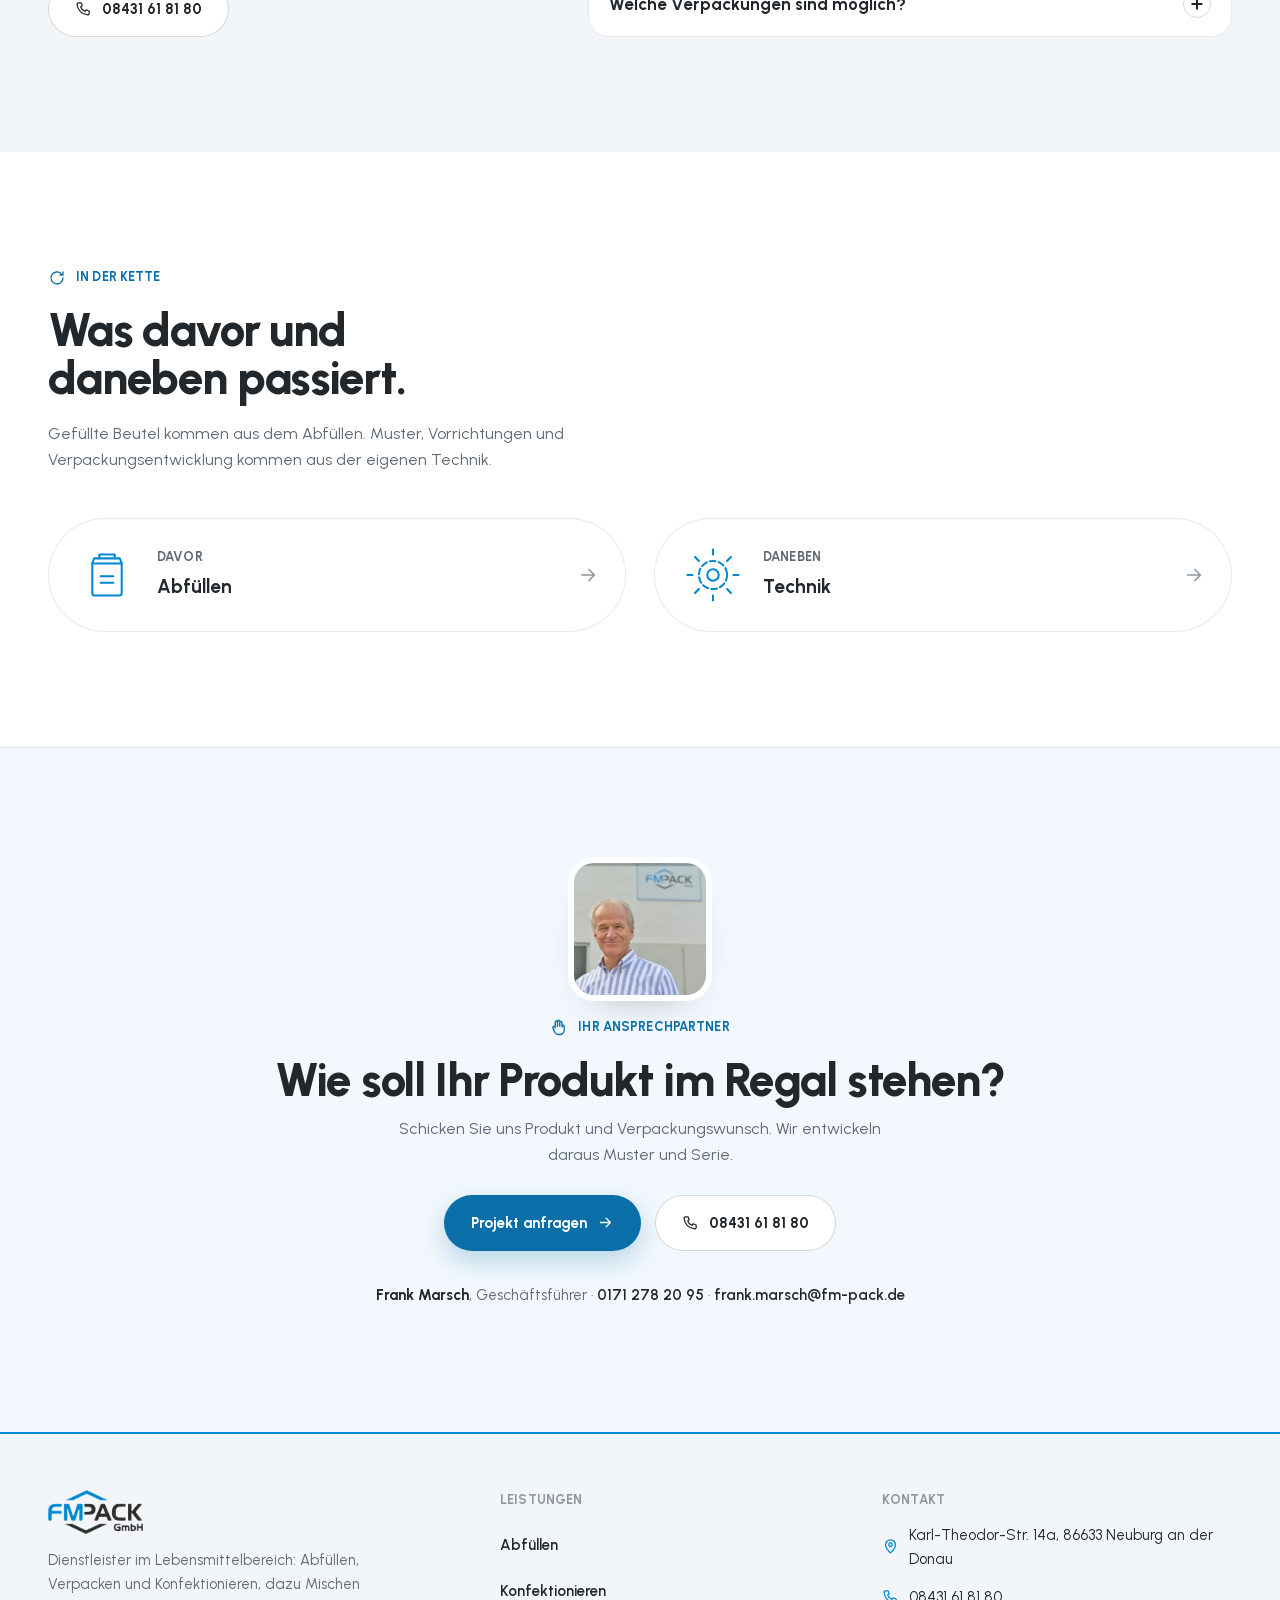
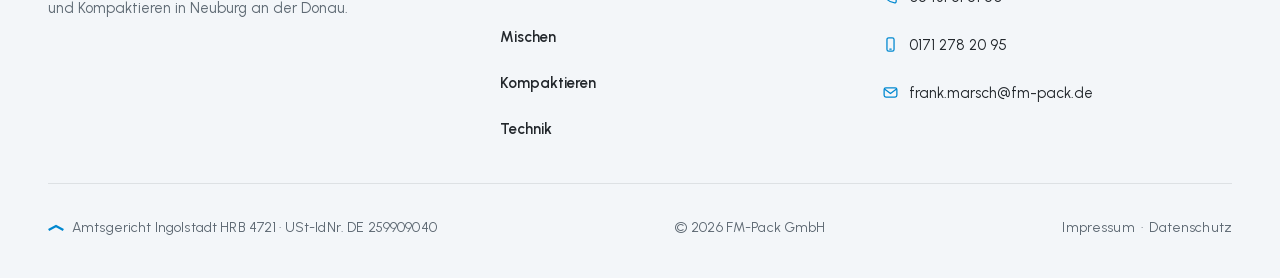
<file: konfektionieren.html>
<!DOCTYPE html>
<html lang="de" class="kein-js">
<head>
<meta charset="UTF-8">
<meta name="viewport" content="width=device-width, initial-scale=1.0">
<title>Konfektionieren und Verpacken von Lebensmitteln | FM-Pack</title>
<meta name="description" content="Vom ersten Muster bis zur marktgerechten Endverpackung: FM-Pack konfektioniert Lebensmittel in Gläser, Folien, Kapseln, Dosen, Beutel und Eimer.">
<meta name="robots" content="noindex,nofollow">
<link rel="canonical" href="https://www.fmpack.de/konfektionieren">
<meta property="og:title" content="Konfektionieren und Verpacken von Lebensmitteln | FM-Pack">
<meta property="og:description" content="Vom ersten Muster bis zur marktgerechten Endverpackung: FM-Pack konfektioniert Lebensmittel in Gläser, Folien, Kapseln, Dosen, Beutel und Eimer.">
<meta property="og:type" content="website">
<meta property="og:url" content="https://www.fmpack.de/konfektionieren">
<meta property="og:image" content="https://www.fmpack.de/assets/img/team-fm-pack.jpg">
<meta name="theme-color" content="#ffffff">
<link rel="icon" type="image/png" sizes="512x512" href="assets/img/favicon.png">
<link rel="icon" type="image/png" sizes="32x32" href="assets/img/favicon-32.png">
<link rel="apple-touch-icon" href="assets/img/favicon.png">
<link rel="preload" href="assets/fonts/urbanist-800-latin.woff2" as="font" type="font/woff2" crossorigin>
<link rel="preload" href="assets/fonts/urbanist-600-latin.woff2" as="font" type="font/woff2" crossorigin>
<link rel="preload" href="assets/fonts/urbanist-400-latin.woff2" as="font" type="font/woff2" crossorigin>
<link rel="stylesheet" href="assets/fonts.css">
<link rel="stylesheet" href="styles.css?v=b9750cc0">
<script type="application/ld+json">{"@context": "https://schema.org", "@type": ["Organization", "LocalBusiness"], "name": "FM-Pack GmbH", "legalName": "FM-Pack GmbH", "vatID": "DE259909040", "url": "https://www.fmpack.de/", "telephone": "+49 8431 618180", "email": "frank.marsch@fm-pack.de", "image": "https://www.fmpack.de/assets/img/team-fm-pack.jpg", "logo": "https://www.fmpack.de/assets/img/logo.png", "founder": {"@type": "Person", "name": "Frank Marsch"}, "description": "Lohnhersteller im Lebensmittelbereich: Abfüllen, Verpacken und Konfektionieren, dazu Mischen und Kompaktieren von nicht kühlpflichtigen Lebensmitteln.", "address": {"@type": "PostalAddress", "streetAddress": "Karl-Theodor-Str. 14a", "postalCode": "86633", "addressLocality": "Neuburg an der Donau", "addressRegion": "Bayern", "addressCountry": "DE"}, "geo": {"@type": "GeoCoordinates", "latitude": 48.7322, "longitude": 11.1871}, "knowsAbout": ["Abfüllen", "Schlauchbeutel", "Vierrandsiegelbeutel", "Konfektionieren", "Verpacken", "Mischen", "Kompaktieren", "Lohnherstellung Lebensmittel", "Nahrungsergänzungsmittel"]}</script><script type="application/ld+json">{"@context": "https://schema.org", "@type": "FAQPage", "mainEntity": [{"@type": "Question", "name": "Übernimmt FM-Pack auch die Verpackungsentwicklung?", "acceptedAnswer": {"@type": "Answer", "text": "Ja. Als Full-Service-Anbieter entwickeln wir die individuelle Endverpackung Ihres Produkts und führen sie ein, in enger Abstimmung mit dem gesamten Herstellungsprozess."}}, {"@type": "Question", "name": "Wie läuft der Weg vom Muster zur Serie?", "acceptedAnswer": {"@type": "Answer", "text": "Am Anfang stehen erste kostengünstige Muster für die Einführung. Im nächsten Schritt machen wir daraus ein produktionsreifes Produkt zu marktgerechten Kosten."}}, {"@type": "Question", "name": "Welche Verpackungen sind möglich?", "acceptedAnswer": {"@type": "Answer", "text": "Gläser, Kunststofffolie, Aluminiumverbundfolie, Kunststoffkapseln, Papier-, Metall- und Kunststoffdosen, Papierbeutel und Kunststoffeimer, so steht es in unserem Zertifizierungsbereich nach IFS Food."}}]}</script>
</head>
<body>
<a class="skip" href="#inhalt">Zum Inhalt</a>
<header>
  <div class="topbar"><div class="wrap">
    <span class="ort"><svg class="winkel " viewBox="0 0 100 34" aria-hidden="true" width="64" height="22"><polyline points="4,30 50,4.5 96,30"/></svg>Lohnherstellung für Lebensmittel · Neuburg an der Donau</span>
    <div class="rechts"><a href="tel:+498431618180"><svg class="ic" viewBox="0 0 24 24" width="24" height="24" aria-hidden="true"><path d="M5 4h3.5l1.7 4.2-2.2 1.6a10 10 0 0 0 6.2 6.2l1.6-2.2L20 15.5V19a2 2 0 0 1-2.1 2A15.5 15.5 0 0 1 3 6.1 2 2 0 0 1 5 4z"/></svg>08431 61 81 80</a><a href="mailto:frank.marsch@fm-pack.de"><svg class="ic" viewBox="0 0 24 24" width="24" height="24" aria-hidden="true"><rect x="3" y="5.5" width="18" height="13" rx="2.5"/><path d="m3.5 7 8.5 6.5L20.5 7"/></svg>frank.marsch@fm-pack.de</a></div>
  </div></div>
  <div class="wrap kopf">
    <a class="logo" href="./" aria-label="FM-Pack GmbH, Startseite"><img decoding="async" src="assets/opt/img-logo-480.webp" width="507" height="234" alt="FM-Pack GmbH"></a>
    <nav class="haupt" aria-label="Hauptmenü"><a href="unternehmen">Unternehmen</a><div class="hat-menu"><a href="leistungen" class="aktiv">Leistungen<svg class="ic pfeil-ab" viewBox="0 0 24 24" width="24" height="24" aria-hidden="true"><path d="m6 9 6 6 6-6"/></svg></a><div class="drop"><div class="drop-innen"><a href="abfuellen"><svg class="ic" viewBox="0 0 24 24" width="24" height="24" aria-hidden="true"><path d="M6 6.5h12l1 2.5v10a2 2 0 0 1-2 2H7a2 2 0 0 1-2-2V9z"/><path d="M5 9h14M9 6.5V4h6v2.5"/></svg><span>Abfüllen</span></a><a href="konfektionieren"><svg class="ic" viewBox="0 0 24 24" width="24" height="24" aria-hidden="true"><path d="M3.5 8.5 12 4l8.5 4.5V17L12 21.5 3.5 17z"/><path d="M3.5 8.5 12 13l8.5-4.5M12 13v8.5"/></svg><span>Konfektionieren</span></a><a href="mischen"><svg class="ic" viewBox="0 0 24 24" width="24" height="24" aria-hidden="true"><path d="M4 7h16l-1.5 12a2 2 0 0 1-2 1.8h-9a2 2 0 0 1-2-1.8z"/><path d="M8 11c2 2 6 2 8 0M8 15c2 2 6 2 8 0"/></svg><span>Mischen</span></a><a href="kompaktieren"><svg class="ic" viewBox="0 0 24 24" width="24" height="24" aria-hidden="true"><path d="M6 3h12M9 3v5h6V3"/><rect x="5" y="12" width="14" height="4" rx="2"/><path d="M12 8v4M4 20h16"/></svg><span>Kompaktieren</span></a><a href="technik"><svg class="ic" viewBox="0 0 24 24" width="24" height="24" aria-hidden="true"><path d="M4 14.5 13 5.5l2-1 2.5 2.5-1 2-9 9-3.5.5z"/><path d="m13 5.5 5.5 5.5M5 19l2-2"/></svg><span>Technik</span></a><a class="drop-alle" href="leistungen">Alle Leistungen <svg class="ic" viewBox="0 0 24 24" width="24" height="24" aria-hidden="true"><path d="M5 12h14M13 6l6 6-6 6"/></svg></a></div></div></div><a href="qualitaet-nachhaltigkeit">Qualität</a></nav>
    <button class="menu-knopf" aria-label="Menü" aria-expanded="false"><span></span><span></span></button>
    <a class="btn btn-blau" href="kontakt"><span>Projekt anfragen</span><svg class="ic" viewBox="0 0 24 24" width="24" height="24" aria-hidden="true"><path d="M5 12h14M13 6l6 6-6 6"/></svg></a>
  </div>
</header>
<div class="menu-flaeche" hidden><a href="./">Start</a><a href="unternehmen">Unternehmen</a><a href="leistungen">Leistungen</a><div class="mob-leistungen"><a href="abfuellen"><svg class="ic" viewBox="0 0 24 24" width="24" height="24" aria-hidden="true"><path d="M6 6.5h12l1 2.5v10a2 2 0 0 1-2 2H7a2 2 0 0 1-2-2V9z"/><path d="M5 9h14M9 6.5V4h6v2.5"/></svg>Abfüllen</a><a href="konfektionieren"><svg class="ic" viewBox="0 0 24 24" width="24" height="24" aria-hidden="true"><path d="M3.5 8.5 12 4l8.5 4.5V17L12 21.5 3.5 17z"/><path d="M3.5 8.5 12 13l8.5-4.5M12 13v8.5"/></svg>Konfektionieren</a><a href="mischen"><svg class="ic" viewBox="0 0 24 24" width="24" height="24" aria-hidden="true"><path d="M4 7h16l-1.5 12a2 2 0 0 1-2 1.8h-9a2 2 0 0 1-2-1.8z"/><path d="M8 11c2 2 6 2 8 0M8 15c2 2 6 2 8 0"/></svg>Mischen</a><a href="kompaktieren"><svg class="ic" viewBox="0 0 24 24" width="24" height="24" aria-hidden="true"><path d="M6 3h12M9 3v5h6V3"/><rect x="5" y="12" width="14" height="4" rx="2"/><path d="M12 8v4M4 20h16"/></svg>Kompaktieren</a><a href="technik"><svg class="ic" viewBox="0 0 24 24" width="24" height="24" aria-hidden="true"><path d="M4 14.5 13 5.5l2-1 2.5 2.5-1 2-9 9-3.5.5z"/><path d="m13 5.5 5.5 5.5M5 19l2-2"/></svg>Technik</a></div><a href="qualitaet-nachhaltigkeit">Qualität &amp; Nachhaltigkeit</a><a class="cta" href="kontakt">Projekt anfragen</a></div>
<main id="inhalt">
<div class="hero hero-u"><div class="hero-film"><video poster="assets/opt/video-hero-konfektionieren-poster-960.webp" muted loop playsinline autoplay preload="metadata" aria-hidden="true"><source src="assets/opt/video-hero-konfektionieren-m.mp4" media="(max-width: 760px)" type="video/mp4"><source src="assets/opt/video-hero-konfektionieren.mp4" type="video/mp4"></video></div><div class="wrap hero-inhalt">
    <nav class="krumen" aria-label="Sie sind hier"><a href="./">Start</a><i></i><a href="leistungen">Leistungen</a><i></i><span>Konfektionieren</span></nav>
    <div class="klammer"><svg class="winkel k-oben" viewBox="0 0 100 34" aria-hidden="true" width="64" height="22"><polyline points="4,30 50,4.5 96,30"/></svg><svg class="winkel k-unten" viewBox="0 0 100 34" aria-hidden="true" width="64" height="22"><polyline points="4,30 50,4.5 96,30"/></svg><h1>Konfektionieren und&nbsp;Verpacken<span class="h1-ort">in Neuburg an der Donau</span></h1></div>
    <p class="sub">Vom ersten kostengünstigen Muster bis zur marktgerechten Endverpackung, unter den Anforderungen der Lebensmittelherstellung.</p>
    <div class="hero-cta"><a class="btn btn-blau" href="kontakt"><span>Projekt anfragen</span><svg class="ic" viewBox="0 0 24 24" width="24" height="24" aria-hidden="true"><path d="M5 12h14M13 6l6 6-6 6"/></svg></a></div>
  </div></div>

<section><div class="wrap">
  <div class="kopfzeile  rev"><span class="kicker"><svg class="ic" viewBox="0 0 24 24" width="24" height="24" aria-hidden="true"><path d="M3.5 8.5 12 4l8.5 4.5V17L12 21.5 3.5 17z"/><path d="M3.5 8.5 12 13l8.5-4.5M12 13v8.5"/></svg>Verpackungen</span><h2>Ein gutes Produkt wird erst gut, wenn es richtig verpackt&nbsp;ist.</h2><p class=sub>Diese Verpackungsarten stehen in unserem Zertifizierungsbereich nach IFS Food.</p></div>
  <div class="buehne rev" data-waehler data-thema="Konfektionieren"><div class="buehne-grafik"><figure class="waehler-bild" data-form="Glas" style="display:none"><svg viewBox="0 0 24 24" width="190" height="190" fill="none" stroke="#0088d0" stroke-width="1.1" stroke-linecap="round" stroke-linejoin="round" aria-hidden="true"><path d="M7 4h10v3H7zM6 7h12v12a2 2 0 0 1-2 2H8a2 2 0 0 1-2-2z"/></svg><figcaption>Gläser</figcaption></figure><figure class="waehler-bild" data-form="Folie" style="display:none"><svg viewBox="0 0 24 24" width="190" height="190" fill="none" stroke="#0088d0" stroke-width="1.1" stroke-linecap="round" stroke-linejoin="round" aria-hidden="true"><path d="M5 5h14l-1.5 14h-11z"/><path d="M5 9h14"/></svg><figcaption>Kunststofffolie</figcaption></figure><figure class="waehler-bild" data-form="Verbund" style="display:none"><svg viewBox="0 0 24 24" width="190" height="190" fill="none" stroke="#2d2d2d" stroke-width="1.1" stroke-linecap="round" stroke-linejoin="round" aria-hidden="true"><path d="M5 5h14l-1.5 14h-11z"/><path d="M5 9h14"/></svg><figcaption>Aluminiumverbundfolie</figcaption></figure><figure class="waehler-bild" data-form="Kapsel" style="display:none"><svg viewBox="0 0 24 24" width="190" height="190" fill="none" stroke="#0088d0" stroke-width="1.1" stroke-linecap="round" stroke-linejoin="round" aria-hidden="true"><rect x="4" y="9" width="16" height="6" rx="3" transform="rotate(-30 12 12)"/><path d="M9.5 7.7l5 8.6"/></svg><figcaption>Kunststoffkapseln</figcaption></figure><figure class="waehler-bild" data-form="Dose" style="display:none"><svg viewBox="0 0 24 24" width="190" height="190" fill="none" stroke="#8a6a3c" stroke-width="1.1" stroke-linecap="round" stroke-linejoin="round" aria-hidden="true"><ellipse cx="12" cy="6" rx="7" ry="2.5"/><path d="M5 6v12c0 1.4 3.1 2.5 7 2.5s7-1.1 7-2.5V6"/></svg><figcaption>Papierdosen</figcaption></figure><figure class="waehler-bild" data-form="Metalldose" style="display:none"><svg viewBox="0 0 24 24" width="190" height="190" fill="none" stroke="#2d2d2d" stroke-width="1.1" stroke-linecap="round" stroke-linejoin="round" aria-hidden="true"><ellipse cx="12" cy="6" rx="7" ry="2.5"/><path d="M5 6v12c0 1.4 3.1 2.5 7 2.5s7-1.1 7-2.5V6"/></svg><figcaption>Metalldosen</figcaption></figure><figure class="waehler-bild" data-form="Kunststoffdose" style="display:none"><svg viewBox="0 0 24 24" width="190" height="190" fill="none" stroke="#0088d0" stroke-width="1.1" stroke-dasharray="3 2.2" stroke-linecap="round" stroke-linejoin="round" aria-hidden="true"><ellipse cx="12" cy="6" rx="7" ry="2.5"/><path d="M5 6v12c0 1.4 3.1 2.5 7 2.5s7-1.1 7-2.5V6"/></svg><figcaption>Kunststoffdosen</figcaption></figure><figure class="waehler-bild" data-form="Beutel" style="display:none"><svg viewBox="0 0 24 24" width="190" height="190" fill="none" stroke="#8a6a3c" stroke-width="1.1" stroke-linecap="round" stroke-linejoin="round" aria-hidden="true"><path d="M6 6.5h12l1 2.5v10a2 2 0 0 1-2 2H7a2 2 0 0 1-2-2V9z"/><path d="M5 9h14M9 6.5V4h6v2.5"/></svg><figcaption>Papierbeutel</figcaption></figure><figure class="waehler-bild" data-form="Eimer" style="display:none"><svg viewBox="0 0 24 24" width="190" height="190" fill="none" stroke="#0088d0" stroke-width="1.1" stroke-linecap="round" stroke-linejoin="round" aria-hidden="true"><path d="M5 7h14l-1.2 12.5a1.5 1.5 0 0 1-1.5 1.5H7.7a1.5 1.5 0 0 1-1.5-1.5z"/><path d="M8 7a4 4 0 0 1 8 0"/></svg><figcaption>Kunststoffeimer</figcaption></figure></div><div><h3>Wählen Sie die&nbsp;Verpackung</h3><div class="chips" style="margin-top:16px"><button class="chip" type="button" aria-pressed="false" data-form="Glas" data-titel="Gläser" data-satz="Schraub- oder Weithalsgläser, befüllt und verschlossen."><svg class="ic" viewBox="0 0 24 24" width="24" height="24" aria-hidden="true"><path d="M7 4h10v3H7zM6 7h12v12a2 2 0 0 1-2 2H8a2 2 0 0 1-2-2z"/></svg>Gläser</button><button class="chip" type="button" aria-pressed="false" data-form="Folie" data-titel="Kunststofffolie" data-satz="Beutel und Siegelverpackungen aus Kunststofffolie."><svg class="ic" viewBox="0 0 24 24" width="24" height="24" aria-hidden="true"><path d="M5 5h14l-1.5 14h-11z"/><path d="M5 9h14"/></svg>Kunststofffolie</button><button class="chip" type="button" aria-pressed="false" data-form="Verbund" data-titel="Aluminiumverbundfolie" data-satz="Lichtdichte Verbundfolie für empfindliche Produkte."><svg class="ic" viewBox="0 0 24 24" width="24" height="24" aria-hidden="true"><path d="M5 5h14l-1.5 14h-11z"/><path d="M5 9h14"/></svg>Aluminiumverbundfolie</button><button class="chip" type="button" aria-pressed="false" data-form="Kapsel" data-titel="Kunststoffkapseln" data-satz="Kapseln als Portionsverpackung."><svg class="ic" viewBox="0 0 24 24" width="24" height="24" aria-hidden="true"><rect x="4" y="9" width="16" height="6" rx="3" transform="rotate(-30 12 12)"/><path d="M9.5 7.7l5 8.6"/></svg>Kunststoffkapseln</button><button class="chip" type="button" aria-pressed="false" data-form="Dose" data-titel="Papierdosen" data-satz="Dosen aus Papier als leichte Umverpackung."><svg class="ic" viewBox="0 0 24 24" width="24" height="24" aria-hidden="true"><ellipse cx="12" cy="6" rx="7" ry="2.5"/><path d="M5 6v12c0 1.4 3.1 2.5 7 2.5s7-1.1 7-2.5V6"/></svg>Papierdosen</button><button class="chip" type="button" aria-pressed="false" data-form="Metalldose" data-titel="Metalldosen" data-satz="Dosen aus Metall, dicht und stabil."><svg class="ic" viewBox="0 0 24 24" width="24" height="24" aria-hidden="true"><ellipse cx="12" cy="6" rx="7" ry="2.5"/><path d="M5 6v12c0 1.4 3.1 2.5 7 2.5s7-1.1 7-2.5V6"/></svg>Metalldosen</button><button class="chip" type="button" aria-pressed="false" data-form="Kunststoffdose" data-titel="Kunststoffdosen" data-satz="Dosen aus Kunststoff mit Deckel."><svg class="ic" viewBox="0 0 24 24" width="24" height="24" aria-hidden="true"><ellipse cx="12" cy="6" rx="7" ry="2.5"/><path d="M5 6v12c0 1.4 3.1 2.5 7 2.5s7-1.1 7-2.5V6"/></svg>Kunststoffdosen</button><button class="chip" type="button" aria-pressed="false" data-form="Beutel" data-titel="Papierbeutel" data-satz="Beutel aus Papier, gefüllt und verschlossen."><svg class="ic" viewBox="0 0 24 24" width="24" height="24" aria-hidden="true"><path d="M6 6.5h12l1 2.5v10a2 2 0 0 1-2 2H7a2 2 0 0 1-2-2V9z"/><path d="M5 9h14M9 6.5V4h6v2.5"/></svg>Papierbeutel</button><button class="chip" type="button" aria-pressed="false" data-form="Eimer" data-titel="Kunststoffeimer" data-satz="Eimer für größere Gebinde."><svg class="ic" viewBox="0 0 24 24" width="24" height="24" aria-hidden="true"><path d="M5 7h14l-1.2 12.5a1.5 1.5 0 0 1-1.5 1.5H7.7a1.5 1.5 0 0 1-1.5-1.5z"/><path d="M8 7a4 4 0 0 1 8 0"/></svg>Kunststoffeimer</button></div><div class="waehler-text"><b></b><p></p></div><div class="buehne-weiter"><a class="btn btn-blau" data-anfrage="Konfektionieren" href="kontakt#anfrage"><span>Mit dieser Auswahl anfragen</span><svg class="ic" viewBox="0 0 24 24" width="24" height="24" aria-hidden="true"><path d="M5 12h14M13 6l6 6-6 6"/></svg></a><small>Ihre Auswahl steht dann schon im Formular.</small></div></div></div>
</div></section>
<section class="grau"><div class="wrap">
  <div class="kopfzeile  rev"><span class="kicker"><svg class="ic" viewBox="0 0 24 24" width="24" height="24" aria-hidden="true"><rect x="3" y="7" width="5" height="10" rx="1"/><rect x="9.5" y="7" width="5" height="10" rx="1"/><rect x="16" y="7" width="5" height="10" rx="1"/></svg>Vom Muster zur Serie</span><h2>Drei Schritte bis zum marktreifen Produkt.</h2></div>
  <div class="achse drei"><div class="halt rev rev-0"><span class="nr">01</span><svg class="ic" viewBox="0 0 24 24" width="24" height="24" aria-hidden="true"><circle cx="8" cy="8" r="3"/><circle cx="16" cy="8" r="3"/><circle cx="8" cy="16" r="3"/><circle cx="16" cy="16" r="3"/></svg><b>Erste Muster</b><p>Kostengünstige Muster für die Einführung stehen am Anfang jeder Produktentwicklung.</p></div><div class="halt rev rev-1"><span class="nr">02</span><svg class="ic" viewBox="0 0 24 24" width="24" height="24" aria-hidden="true"><rect x="3.5" y="6" width="17" height="12" rx="2"/><path d="M7 10h5M7 13h8M15 10h2"/></svg><b>Produktionsreif</b><p>Aus dem Muster wird ein produktionsreifes Produkt zu marktgerechten Kosten.</p></div><div class="halt rev rev-2"><span class="nr">03</span><svg class="ic" viewBox="0 0 24 24" width="24" height="24" aria-hidden="true"><path d="M3.5 8.5 12 4l8.5 4.5V17L12 21.5 3.5 17z"/><path d="M3.5 8.5 12 13l8.5-4.5M12 13v8.5"/></svg><b>Endverpackung</b><p>Entwicklung und Einführung Ihrer individuellen Endverpackung, abgestimmt auf den Herstellungsprozess.</p></div></div>
</div></section>
<section><div class="wrap">
  <div class="kopfzeile  rev"><span class="kicker"><svg class="ic" viewBox="0 0 24 24" width="24" height="24" aria-hidden="true"><path d="M7 11V5.5a1.5 1.5 0 0 1 3 0V11M10 10V4.5a1.5 1.5 0 0 1 3 0V11M13 10.5V6a1.5 1.5 0 0 1 3 0v6M16 12v-1a1.5 1.5 0 0 1 3 0v5a6 6 0 0 1-6 6h-1.5a6 6 0 0 1-5.2-3L4 13.5a1.5 1.5 0 0 1 2.6-1.5L7 13"/></svg>Full Service</span><h2>Was wir rund um die Verpackung übernehmen.</h2></div>
  <div class="register rev"><div class="zeile"><svg class="ic" viewBox="0 0 24 24" width="24" height="24" aria-hidden="true"><path d="M3.5 8.5 12 4l8.5 4.5V17L12 21.5 3.5 17z"/><path d="M3.5 8.5 12 13l8.5-4.5M12 13v8.5"/></svg><div><b>Verpackungsentwicklung</b><span>Die Endverpackung entsteht zusammen mit dem Produkt, nicht danach</span></div><span class="nr">01</span></div><div class="zeile"><svg class="ic" viewBox="0 0 24 24" width="24" height="24" aria-hidden="true"><rect x="3.5" y="6" width="17" height="12" rx="2"/><path d="M7 10h5M7 13h8M15 10h2"/></svg><div><b>Packmittelkennzeichnung</b><span>Etiketten und Kennzeichnung nach Ihren Vorgaben</span></div><span class="nr">02</span></div><div class="zeile"><svg class="ic" viewBox="0 0 24 24" width="24" height="24" aria-hidden="true"><path d="M3 6h11v10H3zM14 9h4l3 3v4h-7z"/><circle cx="7" cy="17.5" r="1.8"/><circle cx="17" cy="17.5" r="1.8"/></svg><div><b>Packmittelbeschaffung</b><span>Auf Wunsch beschaffen wir die Packmittel für Sie</span></div><span class="nr">03</span></div><div class="zeile"><svg class="ic" viewBox="0 0 24 24" width="24" height="24" aria-hidden="true"><circle cx="8" cy="8" r="3"/><circle cx="16" cy="8" r="3"/><circle cx="8" cy="16" r="3"/><circle cx="16" cy="16" r="3"/></svg><div><b>Musterherstellung</b><span>Erste Muster für Ihre Einführung, in kleiner Stückzahl</span></div><span class="nr">04</span></div></div>
</div></section>
<section class="grau"><div class="wrap">
  <div class="kopfzeile  rev"><span class="kicker"><svg class="ic" viewBox="0 0 24 24" width="24" height="24" aria-hidden="true"><path d="M3.5 8.5 12 4l8.5 4.5V17L12 21.5 3.5 17z"/><path d="M3.5 8.5 12 13l8.5-4.5M12 13v8.5"/></svg>Einblick</span><h2>Beutel, Dosen,&nbsp;Kartons.</h2></div>
  <div class="galerie rev"><div class="reihe"><figure style="--v:2.236"><img fetchpriority="low" srcset="assets/opt/img-konfektionieren-tabletten-fm-pack-640.webp 640w, assets/opt/img-konfektionieren-tabletten-fm-pack-664.webp 664w" sizes="(max-width: 760px) 100vw, 70vw" src="assets/opt/img-konfektionieren-tabletten-fm-pack-664.webp" alt="Tabletten fm pack, Konfektionieren bei FM-Pack GmbH, Neuburg an der Donau" width="664" height="297" decoding="async"></figure><figure style="--v:1.333"><img fetchpriority="low" srcset="assets/opt/img-konfektionieren-01-640.webp 640w, assets/opt/img-konfektionieren-01-960.webp 960w, assets/opt/img-konfektionieren-01-1400.webp 1400w" sizes="(max-width: 760px) 100vw, 70vw" src="assets/opt/img-konfektionieren-01-1400.webp" alt="01, Konfektionieren bei FM-Pack GmbH, Neuburg an der Donau" width="1800" height="1350" decoding="async"></figure><figure style="--v:1.503"><img fetchpriority="low" srcset="assets/opt/img-konfektionieren-02-640.webp 640w, assets/opt/img-konfektionieren-02-960.webp 960w, assets/opt/img-konfektionieren-02-1400.webp 1400w" sizes="(max-width: 760px) 100vw, 70vw" src="assets/opt/img-konfektionieren-02-1400.webp" alt="02, Konfektionieren bei FM-Pack GmbH, Neuburg an der Donau" width="1800" height="1198" decoding="async"></figure></div><div class="reihe"><figure style="--v:1.500"><img srcset="assets/opt/img-konfektionieren-03-640.webp 640w, assets/opt/img-konfektionieren-03-960.webp 960w, assets/opt/img-konfektionieren-03-1400.webp 1400w" sizes="(max-width: 760px) 100vw, 70vw" src="assets/opt/img-konfektionieren-03-1400.webp" alt="03, Konfektionieren bei FM-Pack GmbH, Neuburg an der Donau" width="1800" height="1200" loading="lazy" decoding="async"></figure><figure style="--v:1.500"><img srcset="assets/opt/img-konfektionieren-04-640.webp 640w, assets/opt/img-konfektionieren-04-960.webp 960w, assets/opt/img-konfektionieren-04-1400.webp 1400w" sizes="(max-width: 760px) 100vw, 70vw" src="assets/opt/img-konfektionieren-04-1400.webp" alt="04, Konfektionieren bei FM-Pack GmbH, Neuburg an der Donau" width="1800" height="1200" loading="lazy" decoding="async"></figure><figure style="--v:1.333"><img srcset="assets/opt/img-konfektionieren-05-640.webp 640w, assets/opt/img-konfektionieren-05-960.webp 960w, assets/opt/img-konfektionieren-05-1400.webp 1400w" sizes="(max-width: 760px) 100vw, 70vw" src="assets/opt/img-konfektionieren-05-1400.webp" alt="05, Konfektionieren bei FM-Pack GmbH, Neuburg an der Donau" width="1800" height="1350" loading="lazy" decoding="async"></figure></div><div class="reihe"><figure style="--v:1.503"><img srcset="assets/opt/img-konfektionieren-06-640.webp 640w, assets/opt/img-konfektionieren-06-960.webp 960w, assets/opt/img-konfektionieren-06-1400.webp 1400w" sizes="(max-width: 760px) 100vw, 70vw" src="assets/opt/img-konfektionieren-06-1400.webp" alt="06, Konfektionieren bei FM-Pack GmbH, Neuburg an der Donau" width="1800" height="1198" loading="lazy" decoding="async"></figure><figure style="--v:1.285"><img srcset="assets/opt/img-zuschnitt-konfektionieren-07-640.webp 640w, assets/opt/img-zuschnitt-konfektionieren-07-960.webp 960w, assets/opt/img-zuschnitt-konfektionieren-07-1400.webp 1400w" sizes="(max-width: 760px) 100vw, 70vw" src="assets/opt/img-zuschnitt-konfektionieren-07-1400.webp" alt="07, Konfektionieren bei FM-Pack GmbH, Neuburg an der Donau" width="1735" height="1350" loading="lazy" decoding="async"></figure><figure style="--v:1.501"><img srcset="assets/opt/img-konfektionieren-08-640.webp 640w, assets/opt/img-konfektionieren-08-960.webp 960w, assets/opt/img-konfektionieren-08-1300.webp 1300w" sizes="(max-width: 760px) 100vw, 70vw" src="assets/opt/img-konfektionieren-08-1300.webp" alt="08, Konfektionieren bei FM-Pack GmbH, Neuburg an der Donau" width="1300" height="866" loading="lazy" decoding="async"></figure></div></div>
</div></section>
<section class="grau"><div class="wrap faq-duo">
  <div class="faq-kopf rev"><span class="kicker"><svg class="ic" viewBox="0 0 24 24" width="24" height="24" aria-hidden="true"><circle cx="11" cy="11" r="6.5"/><path d="m16 16 4.5 4.5"/></svg>Fragen</span><h2>Fragen zum Konfektionieren.</h2><p class="sub">Was Hersteller vor der ersten Verpackung wissen wollen.</p>
    <div class="faq-anruf"><p>Ihre Frage steht nicht dabei?</p><a class="btn btn-linie" href="tel:+498431618180"><svg class="ic" viewBox="0 0 24 24" width="24" height="24" aria-hidden="true"><path d="M5 4h3.5l1.7 4.2-2.2 1.6a10 10 0 0 0 6.2 6.2l1.6-2.2L20 15.5V19a2 2 0 0 1-2.1 2A15.5 15.5 0 0 1 3 6.1 2 2 0 0 1 5 4z"/></svg><span>08431 61 81 80</span></a></div></div>
  <div class="rev rev-1"><div class="faq"><div class="faq-eintrag auf"><button class="faq-frage" aria-expanded="true">Übernimmt FM-Pack auch die Verpackungsentwicklung?<i></i></button><div class="faq-antwort"><p>Ja. Als Full-Service-Anbieter entwickeln wir die individuelle Endverpackung Ihres Produkts und führen sie ein, in enger Abstimmung mit dem gesamten Herstellungsprozess.</p></div></div><div class="faq-eintrag"><button class="faq-frage" aria-expanded="false">Wie läuft der Weg vom Muster zur Serie?<i></i></button><div class="faq-antwort"><p>Am Anfang stehen erste kostengünstige Muster für die Einführung. Im nächsten Schritt machen wir daraus ein produktionsreifes Produkt zu marktgerechten Kosten.</p></div></div><div class="faq-eintrag"><button class="faq-frage" aria-expanded="false">Welche Verpackungen sind möglich?<i></i></button><div class="faq-antwort"><p>Gläser, Kunststofffolie, Aluminiumverbundfolie, Kunststoffkapseln, Papier-, Metall- und Kunststoffdosen, Papierbeutel und Kunststoffeimer, so steht es in unserem Zertifizierungsbereich nach IFS Food.</p></div></div></div></div>
</div></section>
<section><div class="wrap">
  <div class="kopfzeile  rev"><span class="kicker"><svg class="ic" viewBox="0 0 24 24" width="24" height="24" aria-hidden="true"><path d="M20 12a8 8 0 1 1-2.3-5.7"/><path d="M20 4v4h-4"/></svg>In der Kette</span><h2>Was davor und daneben&nbsp;passiert.</h2><p class=sub>Gefüllte Beutel kommen aus dem Abfüllen. Muster, Vorrichtungen und Verpackungsentwicklung kommen aus der eigenen Technik.</p></div>
  <div class="nachbarn" style="--n:2"><a class="nachbar rev" href="abfuellen"><svg class="produkt" viewBox="0 0 100 100" width="88" height="88" fill="none" stroke="currentColor" stroke-width="3.2" stroke-linecap="round" stroke-linejoin="round" aria-hidden="true"><path d="M30 24h40l3 8v46a4 4 0 0 1-4 4H31a4 4 0 0 1-4-4V32z"/><path d="M27 32h46"/><path d="M38 24v-6h24v6"/><path class="atmet" d="M40 52h20M40 62h20"/></svg><div><small>Davor</small><b>Abfüllen</b></div><svg class="ic pf" viewBox="0 0 24 24" width="24" height="24" aria-hidden="true"><path d="M5 12h14M13 6l6 6-6 6"/></svg></a><a class="nachbar rev" href="technik"><svg class="produkt" viewBox="0 0 100 100" width="88" height="88" fill="none" stroke="currentColor" stroke-width="3.2" stroke-linecap="round" stroke-linejoin="round" aria-hidden="true"><circle class="rotiert" cx="50" cy="50" r="22" stroke-dasharray="9 5"/><circle cx="50" cy="50" r="9"/><path d="M50 10v8M50 82v8M10 50h8M82 50h8M22 22l6 6M72 72l6 6M22 78l6-6M72 28l6-6"/></svg><div><small>Daneben</small><b>Technik</b></div><svg class="ic pf" viewBox="0 0 24 24" width="24" height="24" aria-hidden="true"><path d="M5 12h14M13 6l6 6-6 6"/></svg></a></div>
</div></section>
<section class="abschluss"><div class="wrap">
  <div class="abschluss-karte rev">
    <div class="abschluss-foto"><img src="assets/opt/img-frank-marsch-341.webp" alt="Frank Marsch, Geschäftsführer der FM-Pack GmbH, Neuburg an der Donau" width="341" height="297" loading=lazy decoding=async style="--pos:center 28%"></div>
    <span class="kicker"><svg class="ic" viewBox="0 0 24 24" width="24" height="24" aria-hidden="true"><path d="M7 11V5.5a1.5 1.5 0 0 1 3 0V11M10 10V4.5a1.5 1.5 0 0 1 3 0V11M13 10.5V6a1.5 1.5 0 0 1 3 0v6M16 12v-1a1.5 1.5 0 0 1 3 0v5a6 6 0 0 1-6 6h-1.5a6 6 0 0 1-5.2-3L4 13.5a1.5 1.5 0 0 1 2.6-1.5L7 13"/></svg>Ihr Ansprechpartner</span>
    <h2>Wie soll Ihr Produkt im Regal&nbsp;stehen?</h2>
    <p class="sub">Schicken Sie uns Produkt und Verpackungswunsch. Wir entwickeln daraus Muster und Serie.</p>
    <div class="knoepfe"><a class="btn btn-blau" href="kontakt"><span>Projekt anfragen</span><svg class="ic" viewBox="0 0 24 24" width="24" height="24" aria-hidden="true"><path d="M5 12h14M13 6l6 6-6 6"/></svg></a><a class="btn btn-linie" href="tel:+498431618180"><svg class="ic" viewBox="0 0 24 24" width="24" height="24" aria-hidden="true"><path d="M5 4h3.5l1.7 4.2-2.2 1.6a10 10 0 0 0 6.2 6.2l1.6-2.2L20 15.5V19a2 2 0 0 1-2.1 2A15.5 15.5 0 0 1 3 6.1 2 2 0 0 1 5 4z"/></svg><span>08431 61 81 80</span></a></div>
    <p class="abschluss-name"><b>Frank Marsch</b>, Geschäftsführer · <a href="tel:+491712782095">0171 278 20 95</a> · <a href="mailto:frank.marsch@fm-pack.de">frank.marsch@fm-pack.de</a></p>
  </div>
</div></section>
</main>
<footer>
  <div class="wrap">
    <div class="fuss-oben">
      <div><div class="fuss-logo"><img decoding="async" loading="lazy" src="assets/opt/img-logo-480.webp" width="507" height="234" alt="FM-Pack GmbH"></div>
        <p class="fuss-claim">Dienstleister im Lebensmittelbereich: Abfüllen, Verpacken und Konfektionieren, dazu Mischen und Kompaktieren in Neuburg an der Donau.</p></div>
      <div><div class="fuss-titel">Leistungen</div><nav class="fuss-nav" aria-label="Leistungen"><a href="abfuellen">Abfüllen</a><a href="konfektionieren">Konfektionieren</a><a href="mischen">Mischen</a><a href="kompaktieren">Kompaktieren</a><a href="technik">Technik</a></nav></div>
      <div><div class="fuss-titel">Kontakt</div><div class="fuss-kontakt">
        <span><svg class="ic" viewBox="0 0 24 24" width="24" height="24" aria-hidden="true"><path d="M12 21s-7-6.4-7-11.5a7 7 0 0 1 14 0C19 14.6 12 21 12 21z"/><circle cx="12" cy="9.5" r="2.5"/></svg>Karl-Theodor-Str. 14a, 86633 Neuburg an der Donau</span>
        <a href="tel:+498431618180"><svg class="ic" viewBox="0 0 24 24" width="24" height="24" aria-hidden="true"><path d="M5 4h3.5l1.7 4.2-2.2 1.6a10 10 0 0 0 6.2 6.2l1.6-2.2L20 15.5V19a2 2 0 0 1-2.1 2A15.5 15.5 0 0 1 3 6.1 2 2 0 0 1 5 4z"/></svg>08431 61 81 80</a>
        <a href="tel:+491712782095"><svg class="ic" viewBox="0 0 24 24" width="24" height="24" aria-hidden="true"><rect x="7" y="2.5" width="10" height="19" rx="2.5"/><path d="M11 18.5h2"/></svg>0171 278 20 95</a>
        <a href="mailto:frank.marsch@fm-pack.de"><svg class="ic" viewBox="0 0 24 24" width="24" height="24" aria-hidden="true"><rect x="3" y="5.5" width="18" height="13" rx="2.5"/><path d="m3.5 7 8.5 6.5L20.5 7"/></svg>frank.marsch@fm-pack.de</a></div></div>
    </div>
    <div class="fuss-unten">
      <div><svg class="winkel " viewBox="0 0 100 34" aria-hidden="true" width="64" height="22"><polyline points="4,30 50,4.5 96,30"/></svg>Amtsgericht Ingolstadt HRB 4721 · USt-IdNr. DE 259909040</div>
      <div>© 2026 FM-Pack GmbH</div>
      <div><a href="impressum">Impressum</a> &nbsp;·&nbsp; <a href="datenschutzerklaerung">Datenschutz</a></div>
    </div>
  </div>
</footer>
<a class="wa" href="https://wa.me/491712782095" target="_blank" rel="noopener" aria-label="Per WhatsApp schreiben"><svg class="" viewBox="0 0 24 24" width="24" height="24" aria-hidden="true"><path fill="currentColor" stroke="none" d="M12 2.2A9.8 9.8 0 0 0 3.6 17l-1.4 5.2 5.3-1.4A9.8 9.8 0 1 0 12 2.2zm0 17.9a8.1 8.1 0 0 1-4.2-1.2l-.3-.2-3.1.8.8-3-.2-.3A8.1 8.1 0 1 1 12 20.1zm4.5-6c-.2-.1-1.5-.7-1.7-.8s-.4-.1-.6.1-.6.8-.8 1-.3.2-.5.1a6.7 6.7 0 0 1-3.3-2.9c-.2-.4.3-.4.7-1.3.1-.2 0-.3 0-.4l-.8-1.8c-.2-.5-.4-.4-.6-.4h-.5a1 1 0 0 0-.7.3 3 3 0 0 0-.9 2.2 5.2 5.2 0 0 0 1.1 2.8 11.9 11.9 0 0 0 4.6 4c1.7.7 2.1.6 2.8.5a2.5 2.5 0 0 0 1.6-1.1 2 2 0 0 0 .1-1.1c0-.1-.2-.2-.5-.3z"/></svg><span>WhatsApp</span></a>
<script src="main.js?v=3b87bf62" defer></script>
</body>
</html>
</file>
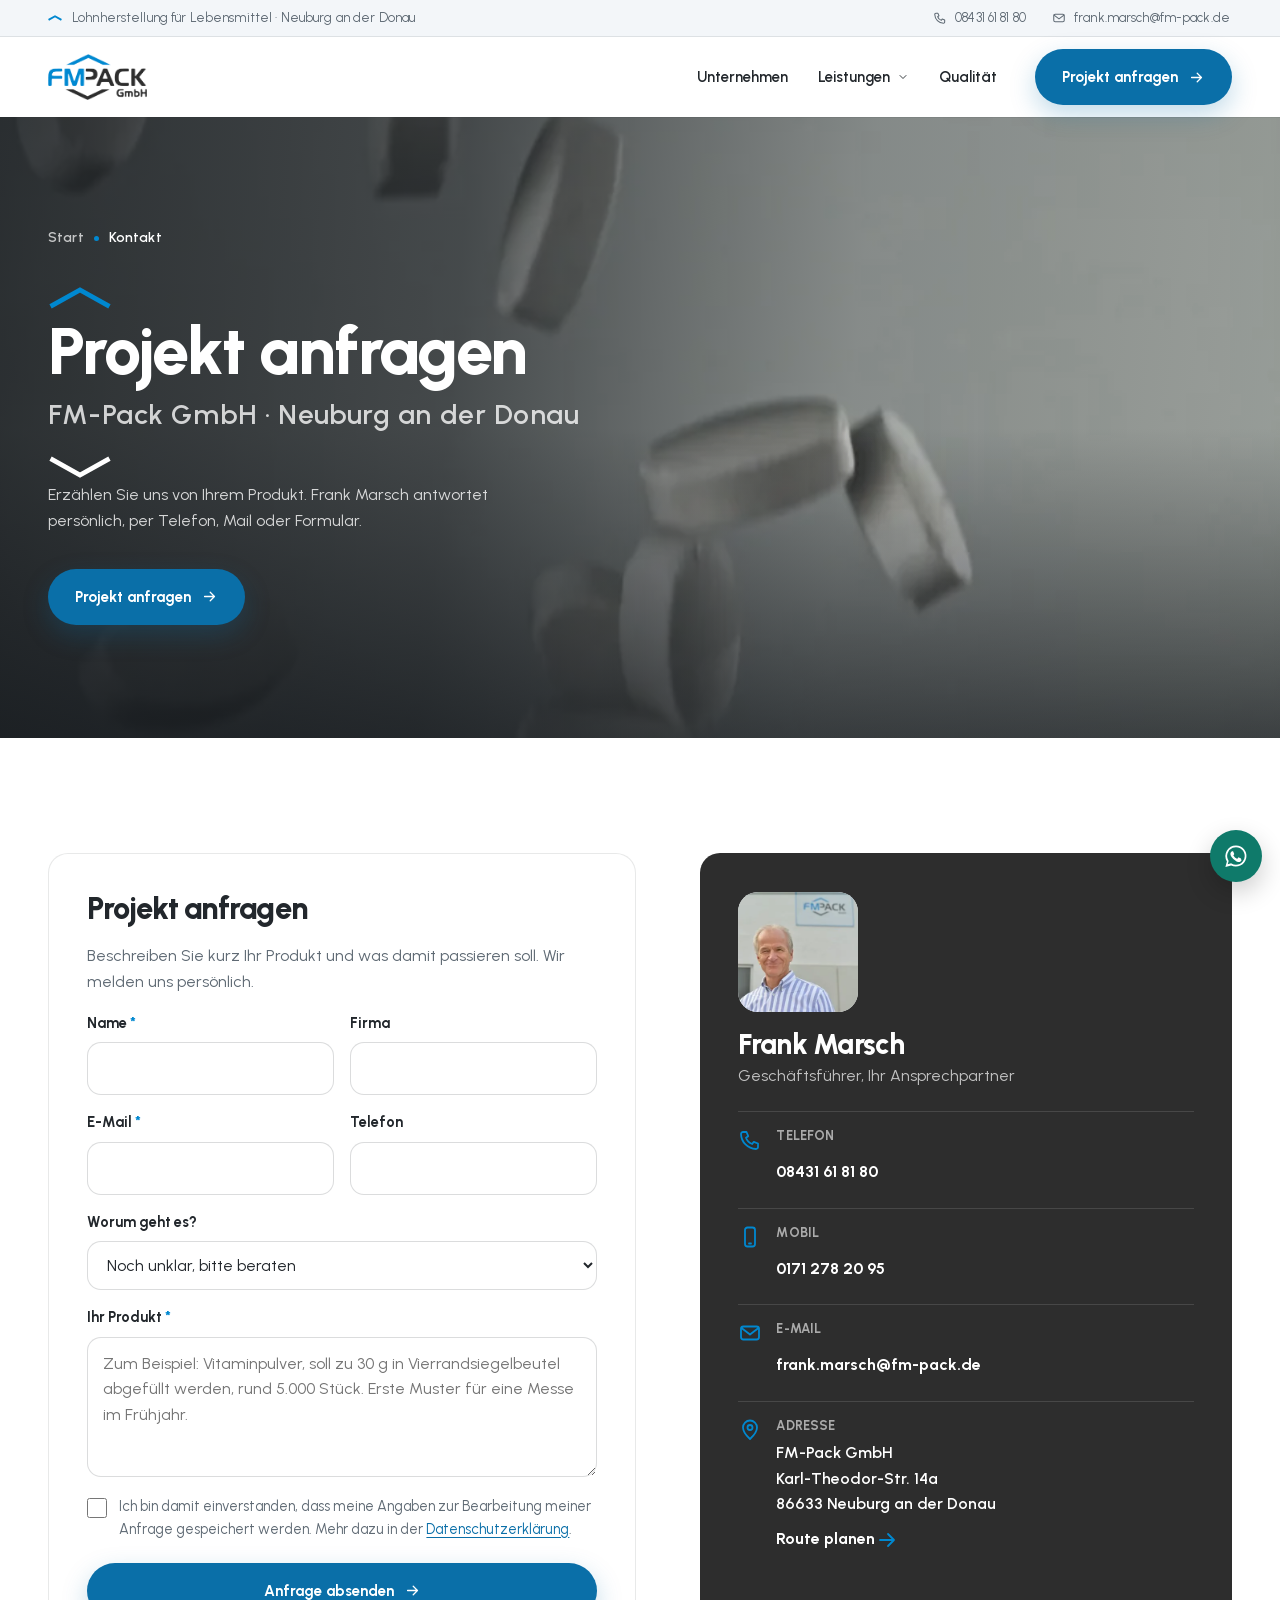
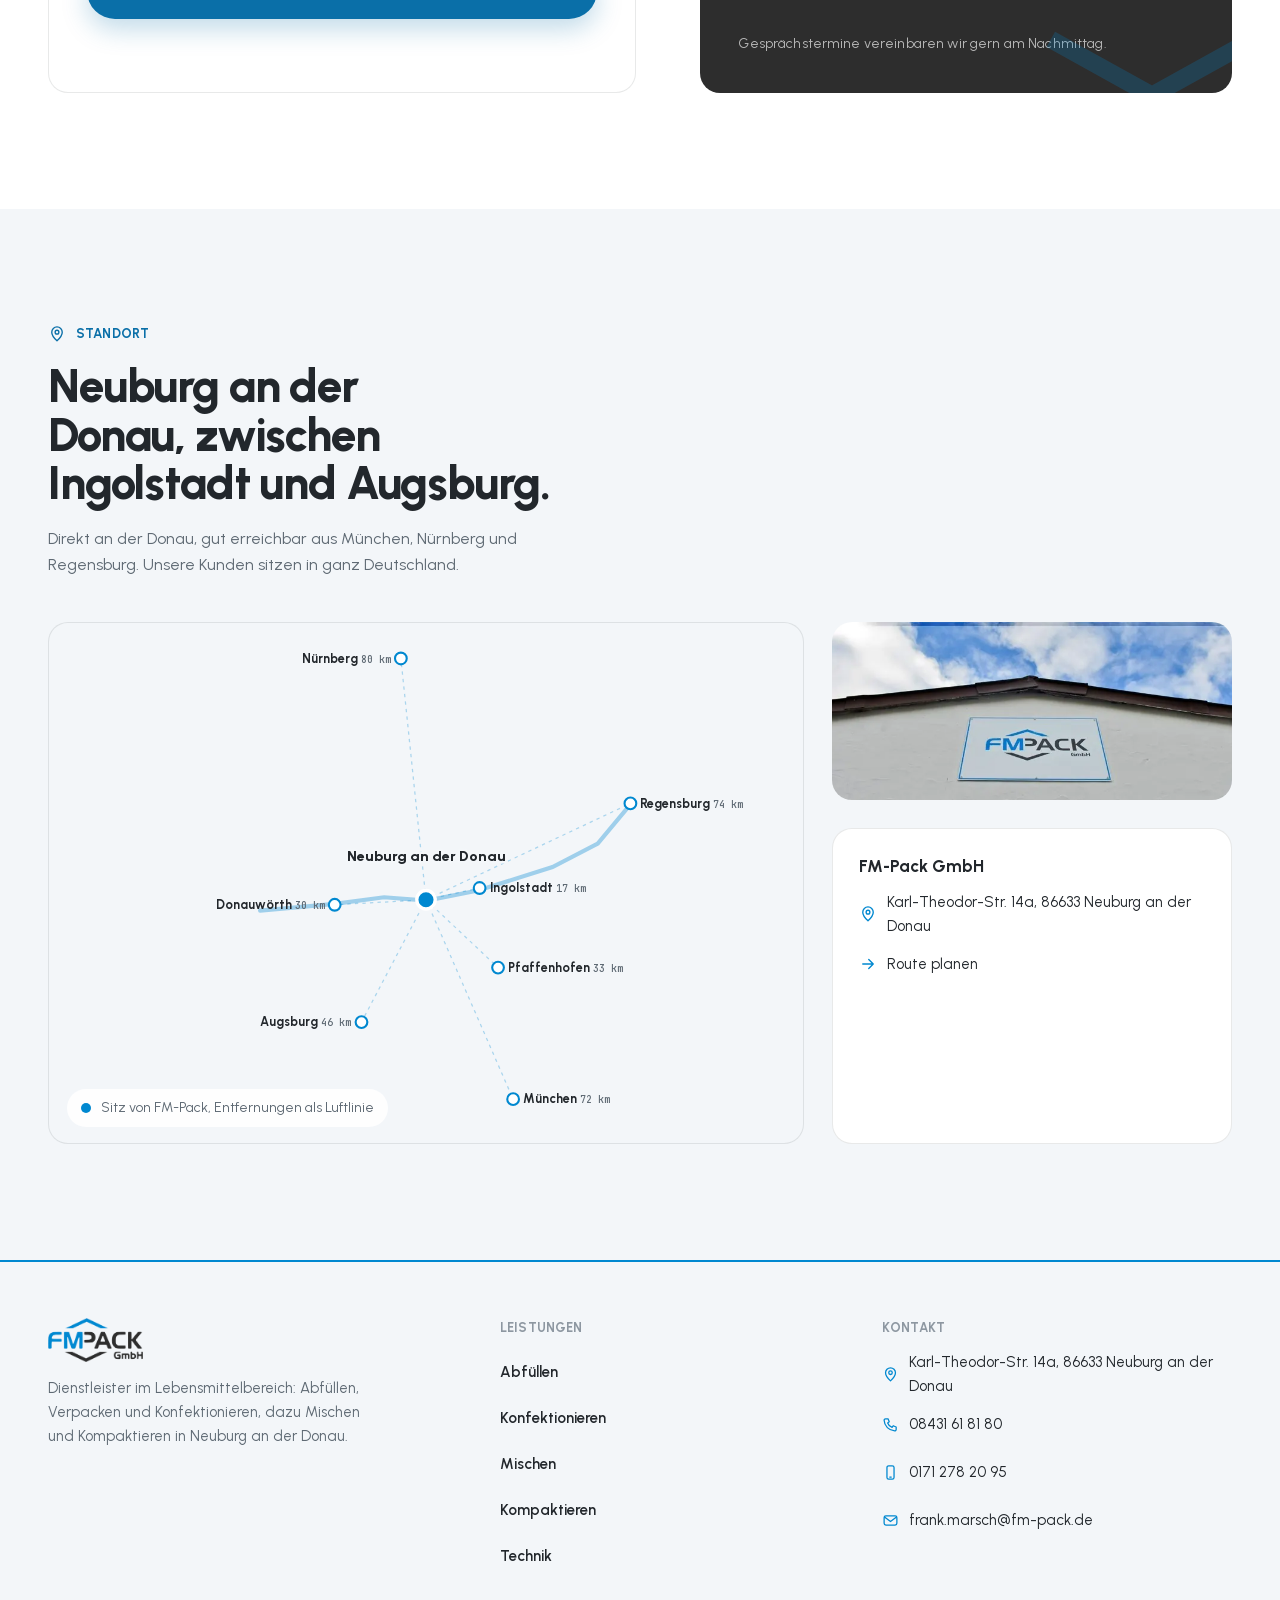
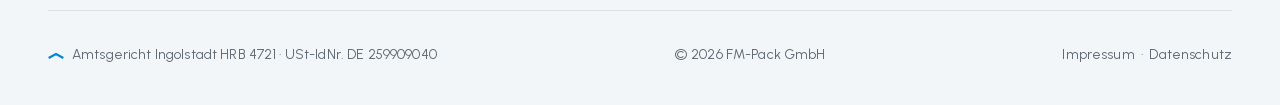
<file: kontakt.html>
<!DOCTYPE html>
<html lang="de" class="kein-js">
<head>
<meta charset="UTF-8">
<meta name="viewport" content="width=device-width, initial-scale=1.0">
<title>Kontakt und Projektanfrage | FM-Pack GmbH, Neuburg</title>
<meta name="description" content="Projekt anfragen bei FM-Pack: Telefon 08431 61 81 80, frank.marsch@fm-pack.de oder Formular. Karl-Theodor-Str. 14a, 86633 Neuburg an der Donau.">
<meta name="robots" content="noindex,nofollow">
<link rel="canonical" href="https://www.fmpack.de/kontakt">
<meta property="og:title" content="Kontakt und Projektanfrage | FM-Pack GmbH, Neuburg">
<meta property="og:description" content="Projekt anfragen bei FM-Pack: Telefon 08431 61 81 80, frank.marsch@fm-pack.de oder Formular. Karl-Theodor-Str. 14a, 86633 Neuburg an der Donau.">
<meta property="og:type" content="website">
<meta property="og:url" content="https://www.fmpack.de/kontakt">
<meta property="og:image" content="https://www.fmpack.de/assets/img/team-fm-pack.jpg">
<meta name="theme-color" content="#ffffff">
<link rel="icon" type="image/png" sizes="512x512" href="assets/img/favicon.png">
<link rel="icon" type="image/png" sizes="32x32" href="assets/img/favicon-32.png">
<link rel="apple-touch-icon" href="assets/img/favicon.png">
<link rel="preload" href="assets/fonts/urbanist-800-latin.woff2" as="font" type="font/woff2" crossorigin>
<link rel="preload" href="assets/fonts/urbanist-600-latin.woff2" as="font" type="font/woff2" crossorigin>
<link rel="preload" href="assets/fonts/urbanist-400-latin.woff2" as="font" type="font/woff2" crossorigin>
<link rel="stylesheet" href="assets/fonts.css">
<link rel="stylesheet" href="styles.css?v=b9750cc0">
<script type="application/ld+json">{"@context": "https://schema.org", "@type": ["Organization", "LocalBusiness"], "name": "FM-Pack GmbH", "legalName": "FM-Pack GmbH", "vatID": "DE259909040", "url": "https://www.fmpack.de/", "telephone": "+49 8431 618180", "email": "frank.marsch@fm-pack.de", "image": "https://www.fmpack.de/assets/img/team-fm-pack.jpg", "logo": "https://www.fmpack.de/assets/img/logo.png", "founder": {"@type": "Person", "name": "Frank Marsch"}, "description": "Lohnhersteller im Lebensmittelbereich: Abfüllen, Verpacken und Konfektionieren, dazu Mischen und Kompaktieren von nicht kühlpflichtigen Lebensmitteln.", "address": {"@type": "PostalAddress", "streetAddress": "Karl-Theodor-Str. 14a", "postalCode": "86633", "addressLocality": "Neuburg an der Donau", "addressRegion": "Bayern", "addressCountry": "DE"}, "geo": {"@type": "GeoCoordinates", "latitude": 48.7322, "longitude": 11.1871}, "knowsAbout": ["Abfüllen", "Schlauchbeutel", "Vierrandsiegelbeutel", "Konfektionieren", "Verpacken", "Mischen", "Kompaktieren", "Lohnherstellung Lebensmittel", "Nahrungsergänzungsmittel"]}</script>
</head>
<body>
<a class="skip" href="#inhalt">Zum Inhalt</a>
<header>
  <div class="topbar"><div class="wrap">
    <span class="ort"><svg class="winkel " viewBox="0 0 100 34" aria-hidden="true" width="64" height="22"><polyline points="4,30 50,4.5 96,30"/></svg>Lohnherstellung für Lebensmittel · Neuburg an der Donau</span>
    <div class="rechts"><a href="tel:+498431618180"><svg class="ic" viewBox="0 0 24 24" width="24" height="24" aria-hidden="true"><path d="M5 4h3.5l1.7 4.2-2.2 1.6a10 10 0 0 0 6.2 6.2l1.6-2.2L20 15.5V19a2 2 0 0 1-2.1 2A15.5 15.5 0 0 1 3 6.1 2 2 0 0 1 5 4z"/></svg>08431 61 81 80</a><a href="mailto:frank.marsch@fm-pack.de"><svg class="ic" viewBox="0 0 24 24" width="24" height="24" aria-hidden="true"><rect x="3" y="5.5" width="18" height="13" rx="2.5"/><path d="m3.5 7 8.5 6.5L20.5 7"/></svg>frank.marsch@fm-pack.de</a></div>
  </div></div>
  <div class="wrap kopf">
    <a class="logo" href="./" aria-label="FM-Pack GmbH, Startseite"><img decoding="async" src="assets/opt/img-logo-480.webp" width="507" height="234" alt="FM-Pack GmbH"></a>
    <nav class="haupt" aria-label="Hauptmenü"><a href="unternehmen">Unternehmen</a><div class="hat-menu"><a href="leistungen">Leistungen<svg class="ic pfeil-ab" viewBox="0 0 24 24" width="24" height="24" aria-hidden="true"><path d="m6 9 6 6 6-6"/></svg></a><div class="drop"><div class="drop-innen"><a href="abfuellen"><svg class="ic" viewBox="0 0 24 24" width="24" height="24" aria-hidden="true"><path d="M6 6.5h12l1 2.5v10a2 2 0 0 1-2 2H7a2 2 0 0 1-2-2V9z"/><path d="M5 9h14M9 6.5V4h6v2.5"/></svg><span>Abfüllen</span></a><a href="konfektionieren"><svg class="ic" viewBox="0 0 24 24" width="24" height="24" aria-hidden="true"><path d="M3.5 8.5 12 4l8.5 4.5V17L12 21.5 3.5 17z"/><path d="M3.5 8.5 12 13l8.5-4.5M12 13v8.5"/></svg><span>Konfektionieren</span></a><a href="mischen"><svg class="ic" viewBox="0 0 24 24" width="24" height="24" aria-hidden="true"><path d="M4 7h16l-1.5 12a2 2 0 0 1-2 1.8h-9a2 2 0 0 1-2-1.8z"/><path d="M8 11c2 2 6 2 8 0M8 15c2 2 6 2 8 0"/></svg><span>Mischen</span></a><a href="kompaktieren"><svg class="ic" viewBox="0 0 24 24" width="24" height="24" aria-hidden="true"><path d="M6 3h12M9 3v5h6V3"/><rect x="5" y="12" width="14" height="4" rx="2"/><path d="M12 8v4M4 20h16"/></svg><span>Kompaktieren</span></a><a href="technik"><svg class="ic" viewBox="0 0 24 24" width="24" height="24" aria-hidden="true"><path d="M4 14.5 13 5.5l2-1 2.5 2.5-1 2-9 9-3.5.5z"/><path d="m13 5.5 5.5 5.5M5 19l2-2"/></svg><span>Technik</span></a><a class="drop-alle" href="leistungen">Alle Leistungen <svg class="ic" viewBox="0 0 24 24" width="24" height="24" aria-hidden="true"><path d="M5 12h14M13 6l6 6-6 6"/></svg></a></div></div></div><a href="qualitaet-nachhaltigkeit">Qualität</a></nav>
    <button class="menu-knopf" aria-label="Menü" aria-expanded="false"><span></span><span></span></button>
    <a class="btn btn-blau" href="kontakt"><span>Projekt anfragen</span><svg class="ic" viewBox="0 0 24 24" width="24" height="24" aria-hidden="true"><path d="M5 12h14M13 6l6 6-6 6"/></svg></a>
  </div>
</header>
<div class="menu-flaeche" hidden><a href="./">Start</a><a href="unternehmen">Unternehmen</a><a href="leistungen">Leistungen</a><div class="mob-leistungen"><a href="abfuellen"><svg class="ic" viewBox="0 0 24 24" width="24" height="24" aria-hidden="true"><path d="M6 6.5h12l1 2.5v10a2 2 0 0 1-2 2H7a2 2 0 0 1-2-2V9z"/><path d="M5 9h14M9 6.5V4h6v2.5"/></svg>Abfüllen</a><a href="konfektionieren"><svg class="ic" viewBox="0 0 24 24" width="24" height="24" aria-hidden="true"><path d="M3.5 8.5 12 4l8.5 4.5V17L12 21.5 3.5 17z"/><path d="M3.5 8.5 12 13l8.5-4.5M12 13v8.5"/></svg>Konfektionieren</a><a href="mischen"><svg class="ic" viewBox="0 0 24 24" width="24" height="24" aria-hidden="true"><path d="M4 7h16l-1.5 12a2 2 0 0 1-2 1.8h-9a2 2 0 0 1-2-1.8z"/><path d="M8 11c2 2 6 2 8 0M8 15c2 2 6 2 8 0"/></svg>Mischen</a><a href="kompaktieren"><svg class="ic" viewBox="0 0 24 24" width="24" height="24" aria-hidden="true"><path d="M6 3h12M9 3v5h6V3"/><rect x="5" y="12" width="14" height="4" rx="2"/><path d="M12 8v4M4 20h16"/></svg>Kompaktieren</a><a href="technik"><svg class="ic" viewBox="0 0 24 24" width="24" height="24" aria-hidden="true"><path d="M4 14.5 13 5.5l2-1 2.5 2.5-1 2-9 9-3.5.5z"/><path d="m13 5.5 5.5 5.5M5 19l2-2"/></svg>Technik</a></div><a href="qualitaet-nachhaltigkeit">Qualität &amp; Nachhaltigkeit</a><a class="cta" href="kontakt">Projekt anfragen</a></div>
<main id="inhalt">
<div class="hero hero-u"><div class="hero-film"><video poster="assets/opt/video-hero-kontakt-poster-960.webp" muted loop playsinline autoplay preload="metadata" aria-hidden="true"><source src="assets/opt/video-hero-kontakt-m.mp4" media="(max-width: 760px)" type="video/mp4"><source src="assets/opt/video-hero-kontakt.mp4" type="video/mp4"></video></div><div class="wrap hero-inhalt">
    <nav class="krumen" aria-label="Sie sind hier"><a href="./">Start</a><i></i><span>Kontakt</span></nav>
    <div class="klammer"><svg class="winkel k-oben" viewBox="0 0 100 34" aria-hidden="true" width="64" height="22"><polyline points="4,30 50,4.5 96,30"/></svg><svg class="winkel k-unten" viewBox="0 0 100 34" aria-hidden="true" width="64" height="22"><polyline points="4,30 50,4.5 96,30"/></svg><h1>Projekt&nbsp;anfragen<span class="h1-ort">FM-Pack GmbH · Neuburg an der Donau</span></h1></div>
    <p class="sub">Erzählen Sie uns von Ihrem Produkt. Frank Marsch antwortet persönlich, per Telefon, Mail oder Formular.</p>
    <div class="hero-cta"><a class="btn btn-blau" href="#anfrage"><span>Projekt anfragen</span><svg class="ic" viewBox="0 0 24 24" width="24" height="24" aria-hidden="true"><path d="M5 12h14M13 6l6 6-6 6"/></svg></a></div>
  </div></div>

<section><div class="wrap kontakt-duo">
  <div class="formular rev" id="anfrage">
  <h2>Projekt&nbsp;anfragen</h2>
  <p class="sub" style="margin-top:6px">Beschreiben Sie kurz Ihr Produkt und was damit passieren soll. Wir melden uns persönlich.</p>
  <form id="anfrage" action="https://kunden-formular.handwerksmanufaktur.workers.dev/fm-pack" method="post" novalidate data-tel="08431 61 81 80" data-mail="frank.marsch@fm-pack.de">
    <div class="zwei-felder">
      <div class="feld"><label for="n">Name <i>*</i></label><input id="n" name="name" type="text" autocomplete="name" required></div>
      <div class="feld"><label for="f">Firma</label><input id="f" name="firma" type="text" autocomplete="organization"></div>
    </div>
    <div class="zwei-felder">
      <div class="feld"><label for="e">E-Mail <i>*</i></label><input id="e" name="mail" type="email" autocomplete="email" required></div>
      <div class="feld"><label for="t">Telefon</label><input id="t" name="telefon" type="tel" autocomplete="tel"></div>
    </div>
    <div class="feld"><label for="w">Worum geht es?</label><select id="w" name="thema"><option>Noch unklar, bitte beraten</option><option>Abfüllen</option><option>Konfektionieren</option><option>Mischen</option><option>Kompaktieren</option><option>Technik</option></select></div>
    <div class="feld"><label for="m">Ihr Produkt <i>*</i></label><textarea id="m" name="nachricht" required placeholder="Zum Beispiel: Vitaminpulver, soll zu 30 g in Vierrandsiegelbeutel abgefüllt werden, rund 5.000 Stück. Erste Muster für eine Messe im Frühjahr."></textarea></div>
    <label class="einwilligung"><input type="checkbox" name="einwilligung" value="ja" required><span>Ich bin damit einverstanden, dass meine Angaben zur Bearbeitung meiner Anfrage gespeichert werden. Mehr dazu in der <a href="datenschutzerklaerung">Datenschutzerklärung</a>.</span></label>
    <p class="koeder" aria-hidden="true"><label for="fx">Diese Zeile bitte leer lassen</label><input id="fx" name="firma_url" type="text" tabindex="-1" autocomplete="off"></p>
    <button class="btn btn-blau" type="submit"><span>Anfrage absenden</span><svg class="ic" viewBox="0 0 24 24" width="24" height="24" aria-hidden="true"><path d="M5 12h14M13 6l6 6-6 6"/></svg></button>
    <p class="form-hinweis" role="status" aria-live="polite"></p>
  </form>
</div>
  <div class="info-karte rev rev-1">
    <div class="person-bild"><img src="assets/opt/img-frank-marsch-341.webp" alt="Frank Marsch, Geschäftsführer der FM-Pack GmbH" width="341" height="297" decoding=async style="--pos:center 28%"></div>
    <h2>Frank&nbsp;Marsch</h2><span class="rolle">Geschäftsführer, Ihr Ansprechpartner</span>
    <div class="kontaktzeile"><svg class="ic" viewBox="0 0 24 24" width="24" height="24" aria-hidden="true"><path d="M5 4h3.5l1.7 4.2-2.2 1.6a10 10 0 0 0 6.2 6.2l1.6-2.2L20 15.5V19a2 2 0 0 1-2.1 2A15.5 15.5 0 0 1 3 6.1 2 2 0 0 1 5 4z"/></svg><div><b>Telefon</b><a href="tel:+498431618180">08431 61 81 80</a></div></div>
    <div class="kontaktzeile"><svg class="ic" viewBox="0 0 24 24" width="24" height="24" aria-hidden="true"><rect x="7" y="2.5" width="10" height="19" rx="2.5"/><path d="M11 18.5h2"/></svg><div><b>Mobil</b><a href="tel:+491712782095">0171 278 20 95</a></div></div>
    <div class="kontaktzeile"><svg class="ic" viewBox="0 0 24 24" width="24" height="24" aria-hidden="true"><rect x="3" y="5.5" width="18" height="13" rx="2.5"/><path d="m3.5 7 8.5 6.5L20.5 7"/></svg><div><b>E-Mail</b><a href="mailto:frank.marsch@fm-pack.de">frank.marsch@fm-pack.de</a></div></div>
    <div class="kontaktzeile"><svg class="ic" viewBox="0 0 24 24" width="24" height="24" aria-hidden="true"><path d="M12 21s-7-6.4-7-11.5a7 7 0 0 1 14 0C19 14.6 12 21 12 21z"/><circle cx="12" cy="9.5" r="2.5"/></svg><div><b>Adresse</b><span>FM-Pack GmbH<br>Karl-Theodor-Str. 14a<br>86633 Neuburg an der Donau</span><br><a href="https://www.google.com/maps/dir/?api=1&destination=Karl-Theodor-Str.+14a,+86633+Neuburg+an+der+Donau" target="_blank" rel="noopener">Route planen <svg class="ic" viewBox="0 0 24 24" width="24" height="24" aria-hidden="true"><path d="M5 12h14M13 6l6 6-6 6"/></svg></a></div></div>
    <p class="hinweis-zeit">Gesprächstermine vereinbaren wir gern am Nachmittag.</p>
    <svg class="winkel winkel-deko" viewBox="0 0 100 34" aria-hidden="true" width="64" height="22"><polyline points="4,30 50,4.5 96,30"/></svg>
  </div>
</div></section>
<section class="grau"><div class="wrap">
  <div class="kopfzeile  rev"><span class="kicker"><svg class="ic" viewBox="0 0 24 24" width="24" height="24" aria-hidden="true"><path d="M12 21s-7-6.4-7-11.5a7 7 0 0 1 14 0C19 14.6 12 21 12 21z"/><circle cx="12" cy="9.5" r="2.5"/></svg>Standort</span><h2>Neuburg an der Donau, zwischen Ingolstadt und&nbsp;Augsburg.</h2><p class=sub>Direkt an der Donau, gut erreichbar aus München, Nürnberg und Regensburg. Unsere Kunden sitzen in ganz Deutschland.</p></div>
  <div class="standort"><div class="karte-standort rev"><svg viewBox="0 0 900 560" role="img" aria-label="Standort Neuburg an der Donau mit Entfernungen nach Ingolstadt, Augsburg, München, Regensburg und Nürnberg">
  <path class="fluss" d="M252 313 L341 305 L400 297 L451 301 L512 289 L601 261 L655 233 L695 185"/><path class="wasser" pathLength="1" d="M252 313 L341 305 L400 297 L451 301 L512 289 L601 261 L655 233 L695 185"/>
  <g class="ort"><line class="strahl" x1="450" y1="300" x2="514" y2="286"/><circle cx="514" cy="286" r="7"/><text x="526" y="291" text-anchor="start">Ingolstadt <tspan class="km">17 km</tspan></text></g><g class="ort"><line class="strahl" x1="450" y1="300" x2="341" y2="306"/><circle cx="341" cy="306" r="7"/><text x="329" y="311" text-anchor="end">Donauwörth <tspan class="km">30 km</tspan></text></g><g class="ort"><line class="strahl" x1="450" y1="300" x2="536" y2="381"/><circle cx="536" cy="381" r="7"/><text x="548" y="386" text-anchor="start">Pfaffenhofen <tspan class="km">33 km</tspan></text></g><g class="ort"><line class="strahl" x1="450" y1="300" x2="373" y2="446"/><circle cx="373" cy="446" r="7"/><text x="361" y="451" text-anchor="end">Augsburg <tspan class="km">46 km</tspan></text></g><g class="ort"><line class="strahl" x1="450" y1="300" x2="554" y2="538"/><circle cx="554" cy="538" r="7"/><text x="566" y="543" text-anchor="start">München <tspan class="km">72 km</tspan></text></g><g class="ort"><line class="strahl" x1="450" y1="300" x2="694" y2="185"/><circle cx="694" cy="185" r="7"/><text x="706" y="190" text-anchor="start">Regensburg <tspan class="km">74 km</tspan></text></g><g class="ort"><line class="strahl" x1="450" y1="300" x2="420" y2="12"/><circle cx="420" cy="12" r="7"/><text x="408" y="17" text-anchor="end">Nürnberg <tspan class="km">80 km</tspan></text></g>
  <g class="sitz"><circle class="puls" cx="450" cy="300" r="12"/><circle cx="450" cy="300" r="11"/><text class="sitz-name" x="450" y="254" text-anchor="middle">Neuburg an der Donau</text></g>
</svg><div class="karte-legende"><i></i>Sitz von FM-Pack, Entfernungen als Luftlinie</div></div><div class="standort-seite"><div class="standort-foto rev rev-1"><img fetchpriority="low" srcset="assets/opt/img-betrieb-gebaeude-fm-pack-640.webp 640w, assets/opt/img-betrieb-gebaeude-fm-pack-670.webp 670w" sizes="(max-width: 760px) 100vw, 70vw" src="assets/opt/img-betrieb-gebaeude-fm-pack-670.webp" alt="Firmengebäude der FM-Pack GmbH mit Logoschild, Karl-Theodor-Str. 14a, Neuburg an der Donau" width="670" height="297" decoding=async></div>
    <div class="standort-adresse rev rev-2"><b>FM-Pack GmbH</b><span><svg class="ic" viewBox="0 0 24 24" width="24" height="24" aria-hidden="true"><path d="M12 21s-7-6.4-7-11.5a7 7 0 0 1 14 0C19 14.6 12 21 12 21z"/><circle cx="12" cy="9.5" r="2.5"/></svg>Karl-Theodor-Str. 14a, 86633 Neuburg an der Donau</span><a href="https://www.google.com/maps/dir/?api=1&destination=Karl-Theodor-Str.+14a,+86633+Neuburg+an+der+Donau" target="_blank" rel="noopener"><svg class="ic" viewBox="0 0 24 24" width="24" height="24" aria-hidden="true"><path d="M5 12h14M13 6l6 6-6 6"/></svg>Route planen</a></div></div></div>
</div></section>
</main>
<footer>
  <div class="wrap">
    <div class="fuss-oben">
      <div><div class="fuss-logo"><img fetchpriority="low" decoding="async" src="assets/opt/img-logo-480.webp" width="507" height="234" alt="FM-Pack GmbH"></div>
        <p class="fuss-claim">Dienstleister im Lebensmittelbereich: Abfüllen, Verpacken und Konfektionieren, dazu Mischen und Kompaktieren in Neuburg an der Donau.</p></div>
      <div><div class="fuss-titel">Leistungen</div><nav class="fuss-nav" aria-label="Leistungen"><a href="abfuellen">Abfüllen</a><a href="konfektionieren">Konfektionieren</a><a href="mischen">Mischen</a><a href="kompaktieren">Kompaktieren</a><a href="technik">Technik</a></nav></div>
      <div><div class="fuss-titel">Kontakt</div><div class="fuss-kontakt">
        <span><svg class="ic" viewBox="0 0 24 24" width="24" height="24" aria-hidden="true"><path d="M12 21s-7-6.4-7-11.5a7 7 0 0 1 14 0C19 14.6 12 21 12 21z"/><circle cx="12" cy="9.5" r="2.5"/></svg>Karl-Theodor-Str. 14a, 86633 Neuburg an der Donau</span>
        <a href="tel:+498431618180"><svg class="ic" viewBox="0 0 24 24" width="24" height="24" aria-hidden="true"><path d="M5 4h3.5l1.7 4.2-2.2 1.6a10 10 0 0 0 6.2 6.2l1.6-2.2L20 15.5V19a2 2 0 0 1-2.1 2A15.5 15.5 0 0 1 3 6.1 2 2 0 0 1 5 4z"/></svg>08431 61 81 80</a>
        <a href="tel:+491712782095"><svg class="ic" viewBox="0 0 24 24" width="24" height="24" aria-hidden="true"><rect x="7" y="2.5" width="10" height="19" rx="2.5"/><path d="M11 18.5h2"/></svg>0171 278 20 95</a>
        <a href="mailto:frank.marsch@fm-pack.de"><svg class="ic" viewBox="0 0 24 24" width="24" height="24" aria-hidden="true"><rect x="3" y="5.5" width="18" height="13" rx="2.5"/><path d="m3.5 7 8.5 6.5L20.5 7"/></svg>frank.marsch@fm-pack.de</a></div></div>
    </div>
    <div class="fuss-unten">
      <div><svg class="winkel " viewBox="0 0 100 34" aria-hidden="true" width="64" height="22"><polyline points="4,30 50,4.5 96,30"/></svg>Amtsgericht Ingolstadt HRB 4721 · USt-IdNr. DE 259909040</div>
      <div>© 2026 FM-Pack GmbH</div>
      <div><a href="impressum">Impressum</a> &nbsp;·&nbsp; <a href="datenschutzerklaerung">Datenschutz</a></div>
    </div>
  </div>
</footer>
<a class="wa" href="https://wa.me/491712782095" target="_blank" rel="noopener" aria-label="Per WhatsApp schreiben"><svg class="" viewBox="0 0 24 24" width="24" height="24" aria-hidden="true"><path fill="currentColor" stroke="none" d="M12 2.2A9.8 9.8 0 0 0 3.6 17l-1.4 5.2 5.3-1.4A9.8 9.8 0 1 0 12 2.2zm0 17.9a8.1 8.1 0 0 1-4.2-1.2l-.3-.2-3.1.8.8-3-.2-.3A8.1 8.1 0 1 1 12 20.1zm4.5-6c-.2-.1-1.5-.7-1.7-.8s-.4-.1-.6.1-.6.8-.8 1-.3.2-.5.1a6.7 6.7 0 0 1-3.3-2.9c-.2-.4.3-.4.7-1.3.1-.2 0-.3 0-.4l-.8-1.8c-.2-.5-.4-.4-.6-.4h-.5a1 1 0 0 0-.7.3 3 3 0 0 0-.9 2.2 5.2 5.2 0 0 0 1.1 2.8 11.9 11.9 0 0 0 4.6 4c1.7.7 2.1.6 2.8.5a2.5 2.5 0 0 0 1.6-1.1 2 2 0 0 0 .1-1.1c0-.1-.2-.2-.5-.3z"/></svg><span>WhatsApp</span></a>
<script src="main.js?v=3b87bf62" defer></script>
</body>
</html>
</file>
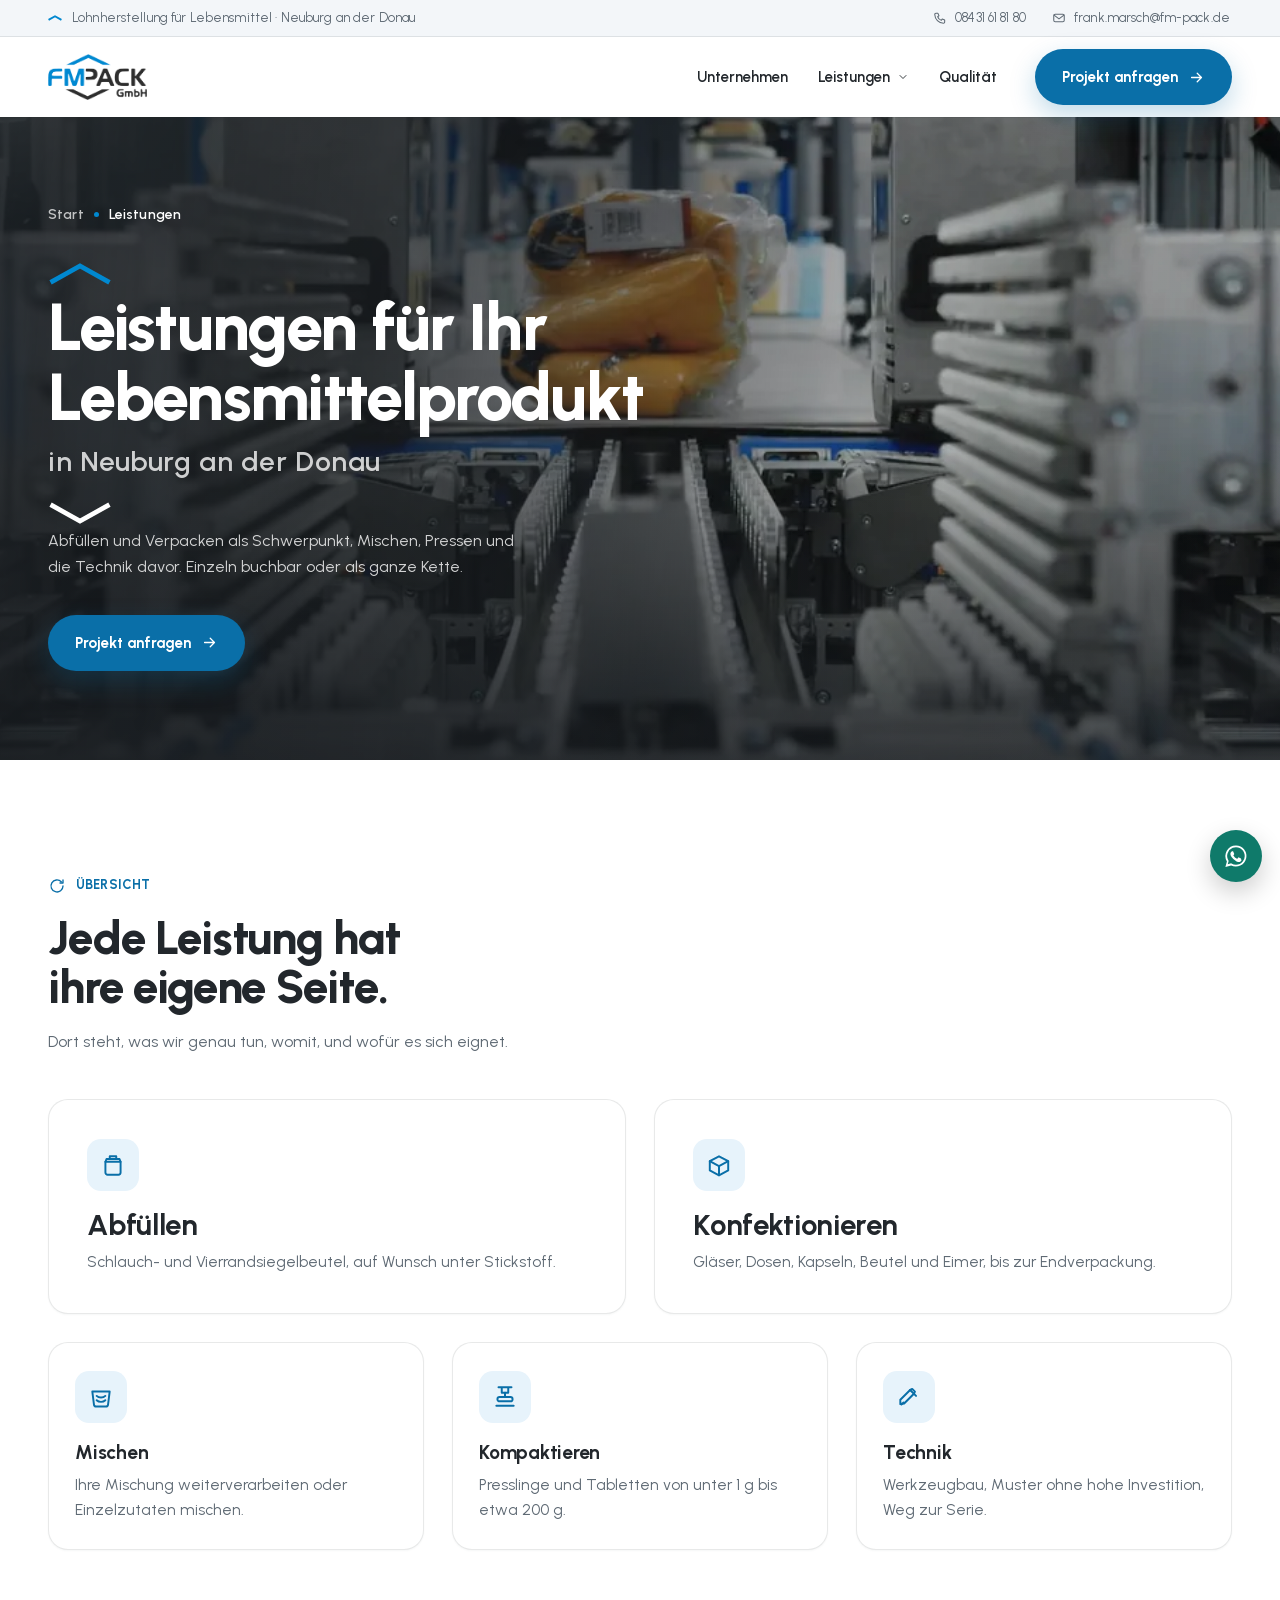
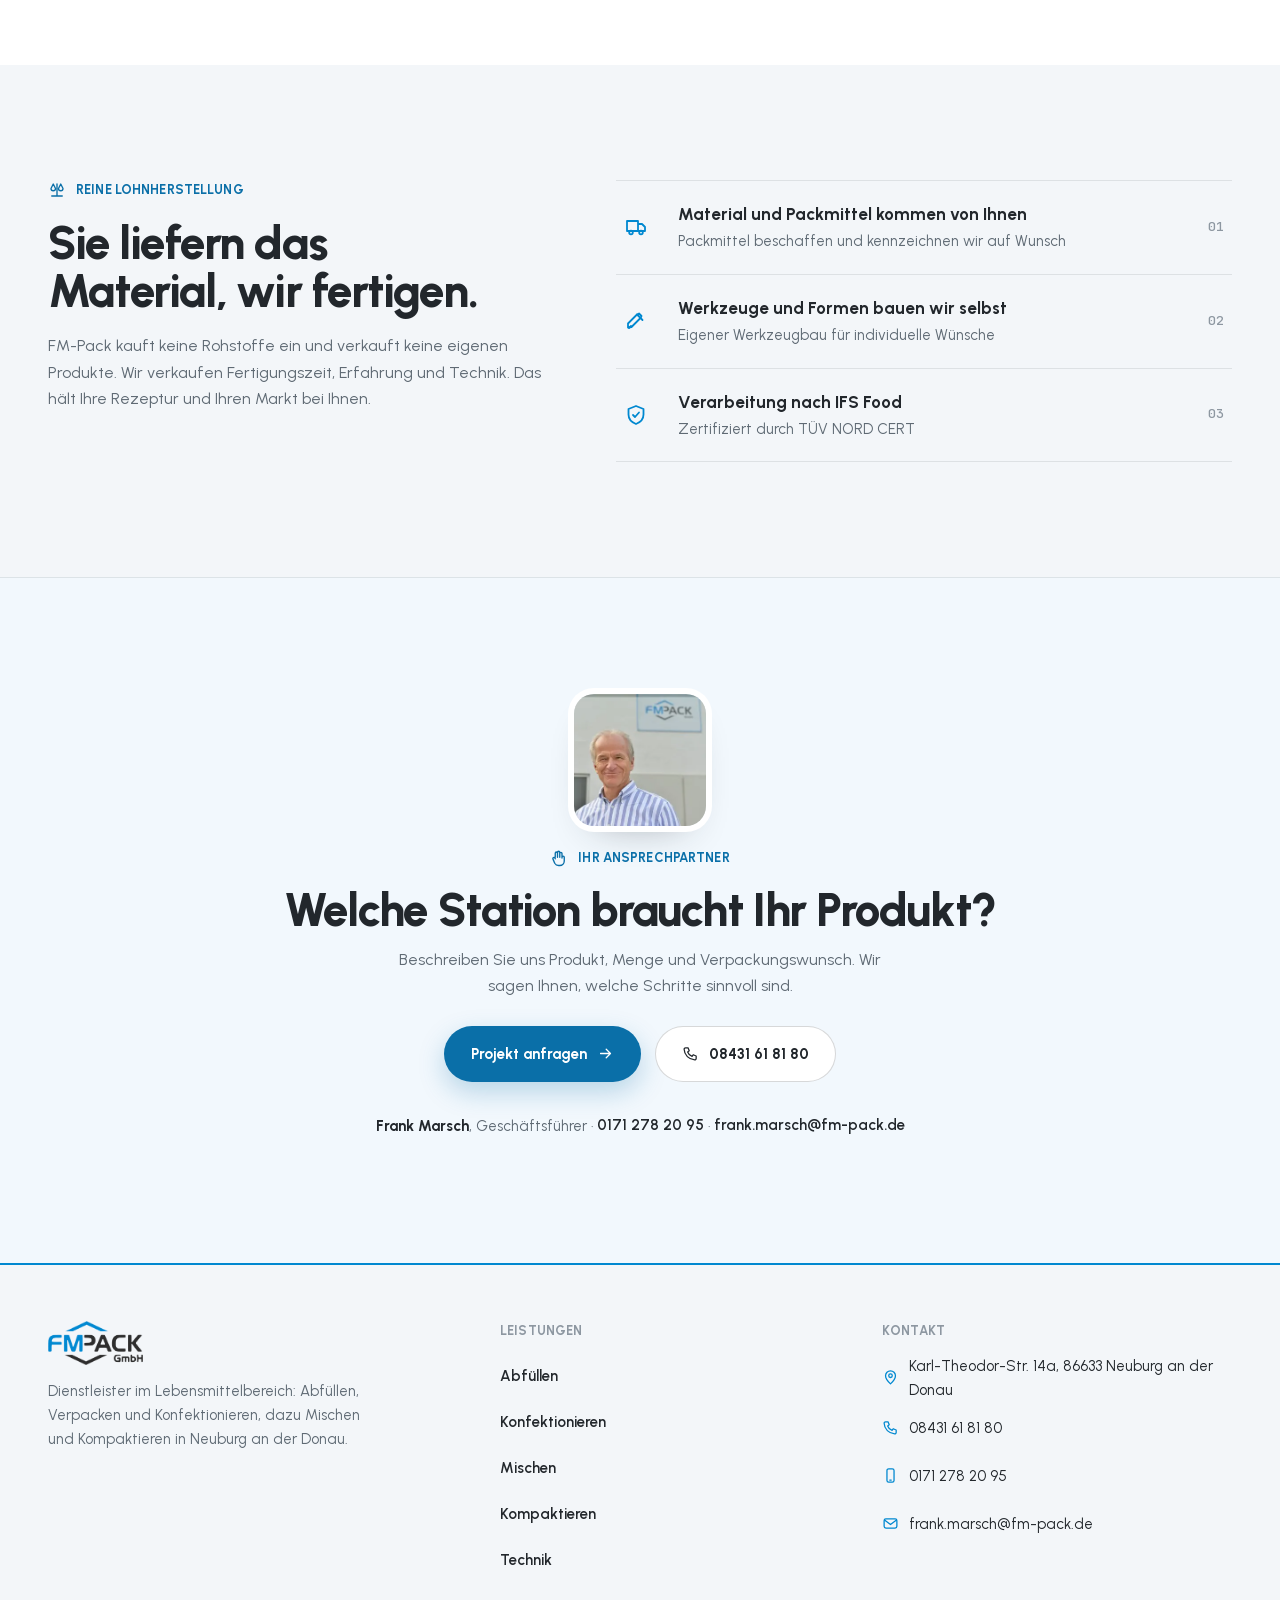
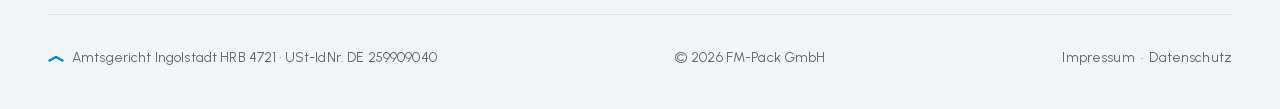
<file: leistungen.html>
<!DOCTYPE html>
<html lang="de" class="kein-js">
<head>
<meta charset="UTF-8">
<meta name="viewport" content="width=device-width, initial-scale=1.0">
<title>Leistungen: Abfüllen, Konfektionieren, Mischen | FM-Pack</title>
<meta name="description" content="Abfüllen und Konfektionieren als Schwerpunkt, dazu Mischen, Kompaktieren und eigene Technik. Lohnherstellung für Lebensmittel in Neuburg an der Donau.">
<meta name="robots" content="noindex,nofollow">
<link rel="canonical" href="https://www.fmpack.de/leistungen">
<meta property="og:title" content="Leistungen: Abfüllen, Konfektionieren, Mischen | FM-Pack">
<meta property="og:description" content="Abfüllen und Konfektionieren als Schwerpunkt, dazu Mischen, Kompaktieren und eigene Technik. Lohnherstellung für Lebensmittel in Neuburg an der Donau.">
<meta property="og:type" content="website">
<meta property="og:url" content="https://www.fmpack.de/leistungen">
<meta property="og:image" content="https://www.fmpack.de/assets/img/team-fm-pack.jpg">
<meta name="theme-color" content="#ffffff">
<link rel="icon" type="image/png" sizes="512x512" href="assets/img/favicon.png">
<link rel="icon" type="image/png" sizes="32x32" href="assets/img/favicon-32.png">
<link rel="apple-touch-icon" href="assets/img/favicon.png">
<link rel="preload" href="assets/fonts/urbanist-800-latin.woff2" as="font" type="font/woff2" crossorigin>
<link rel="preload" href="assets/fonts/urbanist-600-latin.woff2" as="font" type="font/woff2" crossorigin>
<link rel="preload" href="assets/fonts/urbanist-400-latin.woff2" as="font" type="font/woff2" crossorigin>
<link rel="stylesheet" href="assets/fonts.css">
<link rel="stylesheet" href="styles.css?v=b9750cc0">
<script type="application/ld+json">{"@context": "https://schema.org", "@type": ["Organization", "LocalBusiness"], "name": "FM-Pack GmbH", "legalName": "FM-Pack GmbH", "vatID": "DE259909040", "url": "https://www.fmpack.de/", "telephone": "+49 8431 618180", "email": "frank.marsch@fm-pack.de", "image": "https://www.fmpack.de/assets/img/team-fm-pack.jpg", "logo": "https://www.fmpack.de/assets/img/logo.png", "founder": {"@type": "Person", "name": "Frank Marsch"}, "description": "Lohnhersteller im Lebensmittelbereich: Abfüllen, Verpacken und Konfektionieren, dazu Mischen und Kompaktieren von nicht kühlpflichtigen Lebensmitteln.", "address": {"@type": "PostalAddress", "streetAddress": "Karl-Theodor-Str. 14a", "postalCode": "86633", "addressLocality": "Neuburg an der Donau", "addressRegion": "Bayern", "addressCountry": "DE"}, "geo": {"@type": "GeoCoordinates", "latitude": 48.7322, "longitude": 11.1871}, "knowsAbout": ["Abfüllen", "Schlauchbeutel", "Vierrandsiegelbeutel", "Konfektionieren", "Verpacken", "Mischen", "Kompaktieren", "Lohnherstellung Lebensmittel", "Nahrungsergänzungsmittel"]}</script>
</head>
<body>
<a class="skip" href="#inhalt">Zum Inhalt</a>
<header>
  <div class="topbar"><div class="wrap">
    <span class="ort"><svg class="winkel " viewBox="0 0 100 34" aria-hidden="true" width="64" height="22"><polyline points="4,30 50,4.5 96,30"/></svg>Lohnherstellung für Lebensmittel · Neuburg an der Donau</span>
    <div class="rechts"><a href="tel:+498431618180"><svg class="ic" viewBox="0 0 24 24" width="24" height="24" aria-hidden="true"><path d="M5 4h3.5l1.7 4.2-2.2 1.6a10 10 0 0 0 6.2 6.2l1.6-2.2L20 15.5V19a2 2 0 0 1-2.1 2A15.5 15.5 0 0 1 3 6.1 2 2 0 0 1 5 4z"/></svg>08431 61 81 80</a><a href="mailto:frank.marsch@fm-pack.de"><svg class="ic" viewBox="0 0 24 24" width="24" height="24" aria-hidden="true"><rect x="3" y="5.5" width="18" height="13" rx="2.5"/><path d="m3.5 7 8.5 6.5L20.5 7"/></svg>frank.marsch@fm-pack.de</a></div>
  </div></div>
  <div class="wrap kopf">
    <a class="logo" href="./" aria-label="FM-Pack GmbH, Startseite"><img decoding="async" src="assets/opt/img-logo-480.webp" width="507" height="234" alt="FM-Pack GmbH"></a>
    <nav class="haupt" aria-label="Hauptmenü"><a href="unternehmen">Unternehmen</a><div class="hat-menu"><a href="leistungen" class="aktiv">Leistungen<svg class="ic pfeil-ab" viewBox="0 0 24 24" width="24" height="24" aria-hidden="true"><path d="m6 9 6 6 6-6"/></svg></a><div class="drop"><div class="drop-innen"><a href="abfuellen"><svg class="ic" viewBox="0 0 24 24" width="24" height="24" aria-hidden="true"><path d="M6 6.5h12l1 2.5v10a2 2 0 0 1-2 2H7a2 2 0 0 1-2-2V9z"/><path d="M5 9h14M9 6.5V4h6v2.5"/></svg><span>Abfüllen</span></a><a href="konfektionieren"><svg class="ic" viewBox="0 0 24 24" width="24" height="24" aria-hidden="true"><path d="M3.5 8.5 12 4l8.5 4.5V17L12 21.5 3.5 17z"/><path d="M3.5 8.5 12 13l8.5-4.5M12 13v8.5"/></svg><span>Konfektionieren</span></a><a href="mischen"><svg class="ic" viewBox="0 0 24 24" width="24" height="24" aria-hidden="true"><path d="M4 7h16l-1.5 12a2 2 0 0 1-2 1.8h-9a2 2 0 0 1-2-1.8z"/><path d="M8 11c2 2 6 2 8 0M8 15c2 2 6 2 8 0"/></svg><span>Mischen</span></a><a href="kompaktieren"><svg class="ic" viewBox="0 0 24 24" width="24" height="24" aria-hidden="true"><path d="M6 3h12M9 3v5h6V3"/><rect x="5" y="12" width="14" height="4" rx="2"/><path d="M12 8v4M4 20h16"/></svg><span>Kompaktieren</span></a><a href="technik"><svg class="ic" viewBox="0 0 24 24" width="24" height="24" aria-hidden="true"><path d="M4 14.5 13 5.5l2-1 2.5 2.5-1 2-9 9-3.5.5z"/><path d="m13 5.5 5.5 5.5M5 19l2-2"/></svg><span>Technik</span></a><a class="drop-alle" href="leistungen">Alle Leistungen <svg class="ic" viewBox="0 0 24 24" width="24" height="24" aria-hidden="true"><path d="M5 12h14M13 6l6 6-6 6"/></svg></a></div></div></div><a href="qualitaet-nachhaltigkeit">Qualität</a></nav>
    <button class="menu-knopf" aria-label="Menü" aria-expanded="false"><span></span><span></span></button>
    <a class="btn btn-blau" href="kontakt"><span>Projekt anfragen</span><svg class="ic" viewBox="0 0 24 24" width="24" height="24" aria-hidden="true"><path d="M5 12h14M13 6l6 6-6 6"/></svg></a>
  </div>
</header>
<div class="menu-flaeche" hidden><a href="./">Start</a><a href="unternehmen">Unternehmen</a><a href="leistungen">Leistungen</a><div class="mob-leistungen"><a href="abfuellen"><svg class="ic" viewBox="0 0 24 24" width="24" height="24" aria-hidden="true"><path d="M6 6.5h12l1 2.5v10a2 2 0 0 1-2 2H7a2 2 0 0 1-2-2V9z"/><path d="M5 9h14M9 6.5V4h6v2.5"/></svg>Abfüllen</a><a href="konfektionieren"><svg class="ic" viewBox="0 0 24 24" width="24" height="24" aria-hidden="true"><path d="M3.5 8.5 12 4l8.5 4.5V17L12 21.5 3.5 17z"/><path d="M3.5 8.5 12 13l8.5-4.5M12 13v8.5"/></svg>Konfektionieren</a><a href="mischen"><svg class="ic" viewBox="0 0 24 24" width="24" height="24" aria-hidden="true"><path d="M4 7h16l-1.5 12a2 2 0 0 1-2 1.8h-9a2 2 0 0 1-2-1.8z"/><path d="M8 11c2 2 6 2 8 0M8 15c2 2 6 2 8 0"/></svg>Mischen</a><a href="kompaktieren"><svg class="ic" viewBox="0 0 24 24" width="24" height="24" aria-hidden="true"><path d="M6 3h12M9 3v5h6V3"/><rect x="5" y="12" width="14" height="4" rx="2"/><path d="M12 8v4M4 20h16"/></svg>Kompaktieren</a><a href="technik"><svg class="ic" viewBox="0 0 24 24" width="24" height="24" aria-hidden="true"><path d="M4 14.5 13 5.5l2-1 2.5 2.5-1 2-9 9-3.5.5z"/><path d="m13 5.5 5.5 5.5M5 19l2-2"/></svg>Technik</a></div><a href="qualitaet-nachhaltigkeit">Qualität &amp; Nachhaltigkeit</a><a class="cta" href="kontakt">Projekt anfragen</a></div>
<main id="inhalt">
<div class="hero hero-u"><div class="hero-film"><video poster="assets/opt/video-hero-konfektionieren-poster-960.webp" muted loop playsinline autoplay preload="metadata" aria-hidden="true"><source src="assets/opt/video-hero-konfektionieren-m.mp4" media="(max-width: 760px)" type="video/mp4"><source src="assets/opt/video-hero-konfektionieren.mp4" type="video/mp4"></video></div><div class="wrap hero-inhalt">
    <nav class="krumen" aria-label="Sie sind hier"><a href="./">Start</a><i></i><span>Leistungen</span></nav>
    <div class="klammer"><svg class="winkel k-oben" viewBox="0 0 100 34" aria-hidden="true" width="64" height="22"><polyline points="4,30 50,4.5 96,30"/></svg><svg class="winkel k-unten" viewBox="0 0 100 34" aria-hidden="true" width="64" height="22"><polyline points="4,30 50,4.5 96,30"/></svg><h1>Leistungen für Ihr Lebensmittelprodukt<span class="h1-ort">in Neuburg an der Donau</span></h1></div>
    <p class="sub">Abfüllen und Verpacken als Schwerpunkt, Mischen, Pressen und die Technik davor. Einzeln buchbar oder als ganze Kette.</p>
    <div class="hero-cta"><a class="btn btn-blau" href="kontakt"><span>Projekt anfragen</span><svg class="ic" viewBox="0 0 24 24" width="24" height="24" aria-hidden="true"><path d="M5 12h14M13 6l6 6-6 6"/></svg></a></div>
  </div></div>

<section><div class="wrap">
  <div class="kopfzeile  rev"><span class="kicker"><svg class="ic" viewBox="0 0 24 24" width="24" height="24" aria-hidden="true"><path d="M20 12a8 8 0 1 1-2.3-5.7"/><path d="M20 4v4h-4"/></svg>Übersicht</span><h2>Jede Leistung hat ihre eigene&nbsp;Seite.</h2><p class=sub>Dort steht, was wir genau tun, womit, und wofür es sich eignet.</p></div>
  <div class="karten zwei gross"><a class="karte rev" href="abfuellen"><div class="karte-icon"><svg class="ic" viewBox="0 0 24 24" width="24" height="24" aria-hidden="true"><path d="M6 6.5h12l1 2.5v10a2 2 0 0 1-2 2H7a2 2 0 0 1-2-2V9z"/><path d="M5 9h14M9 6.5V4h6v2.5"/></svg></div><svg class="winkel ecke" viewBox="0 0 100 34" aria-hidden="true" width="64" height="22"><polyline points="4,30 50,4.5 96,30"/></svg><h3>Abfüllen</h3><p>Schlauch- und Vierrandsiegelbeutel, auf Wunsch unter Stickstoff.</p></a><a class="karte rev" href="konfektionieren"><div class="karte-icon"><svg class="ic" viewBox="0 0 24 24" width="24" height="24" aria-hidden="true"><path d="M3.5 8.5 12 4l8.5 4.5V17L12 21.5 3.5 17z"/><path d="M3.5 8.5 12 13l8.5-4.5M12 13v8.5"/></svg></div><svg class="winkel ecke" viewBox="0 0 100 34" aria-hidden="true" width="64" height="22"><polyline points="4,30 50,4.5 96,30"/></svg><h3>Konfektionieren</h3><p>Gläser, Dosen, Kapseln, Beutel und Eimer, bis zur Endverpackung.</p></a></div>
  <div class="karten" style="margin-top:var(--gap)"><a class="karte rev" href="mischen"><div class="karte-icon"><svg class="ic" viewBox="0 0 24 24" width="24" height="24" aria-hidden="true"><path d="M4 7h16l-1.5 12a2 2 0 0 1-2 1.8h-9a2 2 0 0 1-2-1.8z"/><path d="M8 11c2 2 6 2 8 0M8 15c2 2 6 2 8 0"/></svg></div><svg class="winkel ecke" viewBox="0 0 100 34" aria-hidden="true" width="64" height="22"><polyline points="4,30 50,4.5 96,30"/></svg><h3>Mischen</h3><p>Ihre Mischung weiterverarbeiten oder Einzelzutaten mischen.</p></a><a class="karte rev" href="kompaktieren"><div class="karte-icon"><svg class="ic" viewBox="0 0 24 24" width="24" height="24" aria-hidden="true"><path d="M6 3h12M9 3v5h6V3"/><rect x="5" y="12" width="14" height="4" rx="2"/><path d="M12 8v4M4 20h16"/></svg></div><svg class="winkel ecke" viewBox="0 0 100 34" aria-hidden="true" width="64" height="22"><polyline points="4,30 50,4.5 96,30"/></svg><h3>Kompaktieren</h3><p>Presslinge und Tabletten von unter 1 g bis etwa 200 g.</p></a><a class="karte rev" href="technik"><div class="karte-icon"><svg class="ic" viewBox="0 0 24 24" width="24" height="24" aria-hidden="true"><path d="M4 14.5 13 5.5l2-1 2.5 2.5-1 2-9 9-3.5.5z"/><path d="m13 5.5 5.5 5.5M5 19l2-2"/></svg></div><svg class="winkel ecke" viewBox="0 0 100 34" aria-hidden="true" width="64" height="22"><polyline points="4,30 50,4.5 96,30"/></svg><h3>Technik</h3><p>Werkzeugbau, Muster ohne hohe Investition, Weg zur Serie.</p></a></div>
</div></section>
<section class="grau"><div class="wrap">
  <div class="band-text">
    <div class="rev"><span class="kicker"><svg class="ic" viewBox="0 0 24 24" width="24" height="24" aria-hidden="true"><path d="M12 4v16M5 20h14M4 10l3-6 3 6a3 3 0 0 1-6 0zM14 10l3-6 3 6a3 3 0 0 1-6 0z"/></svg>Reine Lohnherstellung</span><h2>Sie liefern das Material, wir&nbsp;fertigen.</h2>
      <p class="sub">FM-Pack kauft keine Rohstoffe ein und verkauft keine eigenen Produkte. Wir verkaufen Fertigungszeit, Erfahrung und Technik. Das hält Ihre Rezeptur und Ihren Markt bei Ihnen.</p></div>
    <div class="rev rev-1"><div class="register rev"><div class="zeile"><svg class="ic" viewBox="0 0 24 24" width="24" height="24" aria-hidden="true"><path d="M3 6h11v10H3zM14 9h4l3 3v4h-7z"/><circle cx="7" cy="17.5" r="1.8"/><circle cx="17" cy="17.5" r="1.8"/></svg><div><b>Material und Packmittel kommen von Ihnen</b><span>Packmittel beschaffen und kennzeichnen wir auf Wunsch</span></div><span class="nr">01</span></div><div class="zeile"><svg class="ic" viewBox="0 0 24 24" width="24" height="24" aria-hidden="true"><path d="M4 14.5 13 5.5l2-1 2.5 2.5-1 2-9 9-3.5.5z"/><path d="m13 5.5 5.5 5.5M5 19l2-2"/></svg><div><b>Werkzeuge und Formen bauen wir selbst</b><span>Eigener Werkzeugbau für individuelle Wünsche</span></div><span class="nr">02</span></div><div class="zeile"><svg class="ic" viewBox="0 0 24 24" width="24" height="24" aria-hidden="true"><path d="M12 3 4.5 6v5.5c0 4.4 3.2 7.8 7.5 9.5 4.3-1.7 7.5-5.1 7.5-9.5V6L12 3z"/><path d="m9 12 2 2 4-4.5"/></svg><div><b>Verarbeitung nach IFS Food</b><span>Zertifiziert durch TÜV NORD CERT</span></div><span class="nr">03</span></div></div></div>
  </div>
</div></section>
<section class="abschluss"><div class="wrap">
  <div class="abschluss-karte rev">
    <div class="abschluss-foto"><img fetchpriority="low" src="assets/opt/img-frank-marsch-341.webp" alt="Frank Marsch, Geschäftsführer der FM-Pack GmbH, Neuburg an der Donau" width="341" height="297" decoding=async style="--pos:center 28%"></div>
    <span class="kicker"><svg class="ic" viewBox="0 0 24 24" width="24" height="24" aria-hidden="true"><path d="M7 11V5.5a1.5 1.5 0 0 1 3 0V11M10 10V4.5a1.5 1.5 0 0 1 3 0V11M13 10.5V6a1.5 1.5 0 0 1 3 0v6M16 12v-1a1.5 1.5 0 0 1 3 0v5a6 6 0 0 1-6 6h-1.5a6 6 0 0 1-5.2-3L4 13.5a1.5 1.5 0 0 1 2.6-1.5L7 13"/></svg>Ihr Ansprechpartner</span>
    <h2>Welche Station braucht Ihr&nbsp;Produkt?</h2>
    <p class="sub">Beschreiben Sie uns Produkt, Menge und Verpackungswunsch. Wir sagen Ihnen, welche Schritte sinnvoll sind.</p>
    <div class="knoepfe"><a class="btn btn-blau" href="kontakt"><span>Projekt anfragen</span><svg class="ic" viewBox="0 0 24 24" width="24" height="24" aria-hidden="true"><path d="M5 12h14M13 6l6 6-6 6"/></svg></a><a class="btn btn-linie" href="tel:+498431618180"><svg class="ic" viewBox="0 0 24 24" width="24" height="24" aria-hidden="true"><path d="M5 4h3.5l1.7 4.2-2.2 1.6a10 10 0 0 0 6.2 6.2l1.6-2.2L20 15.5V19a2 2 0 0 1-2.1 2A15.5 15.5 0 0 1 3 6.1 2 2 0 0 1 5 4z"/></svg><span>08431 61 81 80</span></a></div>
    <p class="abschluss-name"><b>Frank Marsch</b>, Geschäftsführer · <a href="tel:+491712782095">0171 278 20 95</a> · <a href="mailto:frank.marsch@fm-pack.de">frank.marsch@fm-pack.de</a></p>
  </div>
</div></section>
</main>
<footer>
  <div class="wrap">
    <div class="fuss-oben">
      <div><div class="fuss-logo"><img fetchpriority="low" decoding="async" src="assets/opt/img-logo-480.webp" width="507" height="234" alt="FM-Pack GmbH"></div>
        <p class="fuss-claim">Dienstleister im Lebensmittelbereich: Abfüllen, Verpacken und Konfektionieren, dazu Mischen und Kompaktieren in Neuburg an der Donau.</p></div>
      <div><div class="fuss-titel">Leistungen</div><nav class="fuss-nav" aria-label="Leistungen"><a href="abfuellen">Abfüllen</a><a href="konfektionieren">Konfektionieren</a><a href="mischen">Mischen</a><a href="kompaktieren">Kompaktieren</a><a href="technik">Technik</a></nav></div>
      <div><div class="fuss-titel">Kontakt</div><div class="fuss-kontakt">
        <span><svg class="ic" viewBox="0 0 24 24" width="24" height="24" aria-hidden="true"><path d="M12 21s-7-6.4-7-11.5a7 7 0 0 1 14 0C19 14.6 12 21 12 21z"/><circle cx="12" cy="9.5" r="2.5"/></svg>Karl-Theodor-Str. 14a, 86633 Neuburg an der Donau</span>
        <a href="tel:+498431618180"><svg class="ic" viewBox="0 0 24 24" width="24" height="24" aria-hidden="true"><path d="M5 4h3.5l1.7 4.2-2.2 1.6a10 10 0 0 0 6.2 6.2l1.6-2.2L20 15.5V19a2 2 0 0 1-2.1 2A15.5 15.5 0 0 1 3 6.1 2 2 0 0 1 5 4z"/></svg>08431 61 81 80</a>
        <a href="tel:+491712782095"><svg class="ic" viewBox="0 0 24 24" width="24" height="24" aria-hidden="true"><rect x="7" y="2.5" width="10" height="19" rx="2.5"/><path d="M11 18.5h2"/></svg>0171 278 20 95</a>
        <a href="mailto:frank.marsch@fm-pack.de"><svg class="ic" viewBox="0 0 24 24" width="24" height="24" aria-hidden="true"><rect x="3" y="5.5" width="18" height="13" rx="2.5"/><path d="m3.5 7 8.5 6.5L20.5 7"/></svg>frank.marsch@fm-pack.de</a></div></div>
    </div>
    <div class="fuss-unten">
      <div><svg class="winkel " viewBox="0 0 100 34" aria-hidden="true" width="64" height="22"><polyline points="4,30 50,4.5 96,30"/></svg>Amtsgericht Ingolstadt HRB 4721 · USt-IdNr. DE 259909040</div>
      <div>© 2026 FM-Pack GmbH</div>
      <div><a href="impressum">Impressum</a> &nbsp;·&nbsp; <a href="datenschutzerklaerung">Datenschutz</a></div>
    </div>
  </div>
</footer>
<a class="wa" href="https://wa.me/491712782095" target="_blank" rel="noopener" aria-label="Per WhatsApp schreiben"><svg class="" viewBox="0 0 24 24" width="24" height="24" aria-hidden="true"><path fill="currentColor" stroke="none" d="M12 2.2A9.8 9.8 0 0 0 3.6 17l-1.4 5.2 5.3-1.4A9.8 9.8 0 1 0 12 2.2zm0 17.9a8.1 8.1 0 0 1-4.2-1.2l-.3-.2-3.1.8.8-3-.2-.3A8.1 8.1 0 1 1 12 20.1zm4.5-6c-.2-.1-1.5-.7-1.7-.8s-.4-.1-.6.1-.6.8-.8 1-.3.2-.5.1a6.7 6.7 0 0 1-3.3-2.9c-.2-.4.3-.4.7-1.3.1-.2 0-.3 0-.4l-.8-1.8c-.2-.5-.4-.4-.6-.4h-.5a1 1 0 0 0-.7.3 3 3 0 0 0-.9 2.2 5.2 5.2 0 0 0 1.1 2.8 11.9 11.9 0 0 0 4.6 4c1.7.7 2.1.6 2.8.5a2.5 2.5 0 0 0 1.6-1.1 2 2 0 0 0 .1-1.1c0-.1-.2-.2-.5-.3z"/></svg><span>WhatsApp</span></a>
<script src="main.js?v=3b87bf62" defer></script>
</body>
</html>
</file>
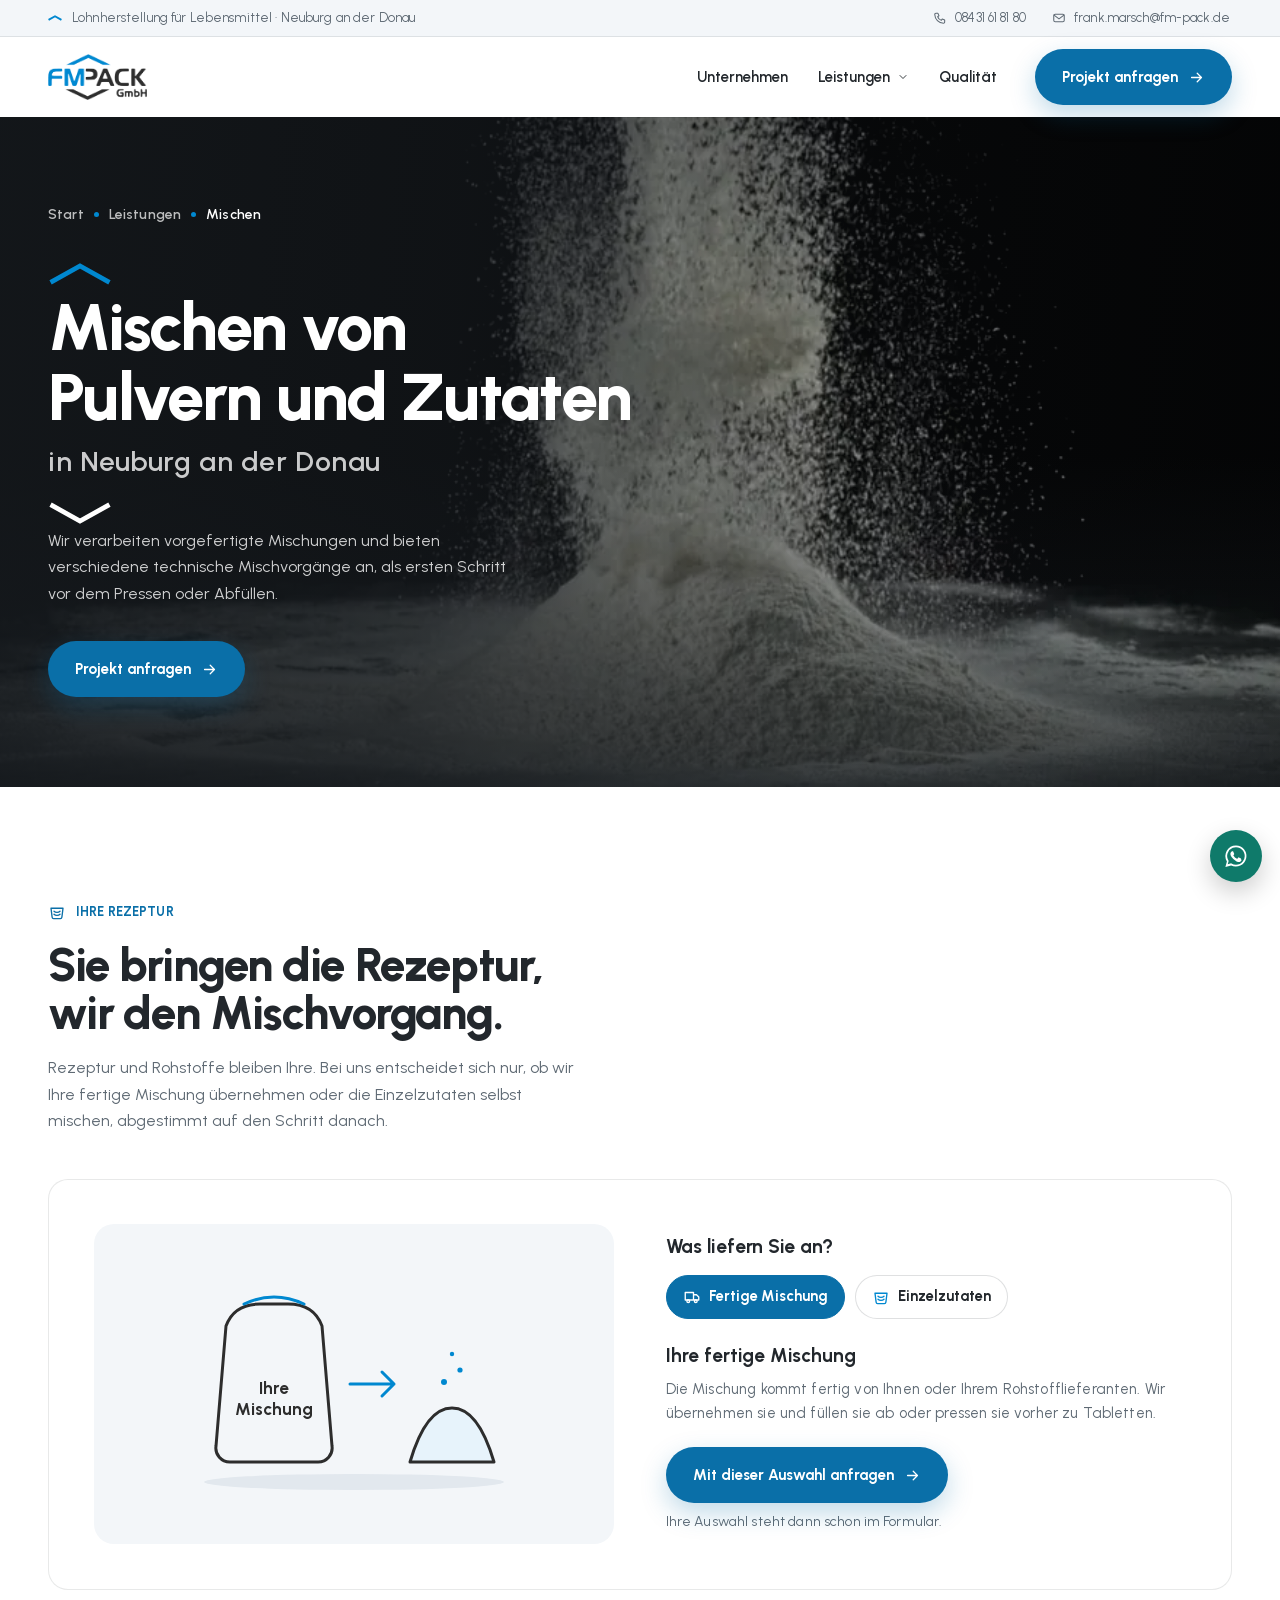
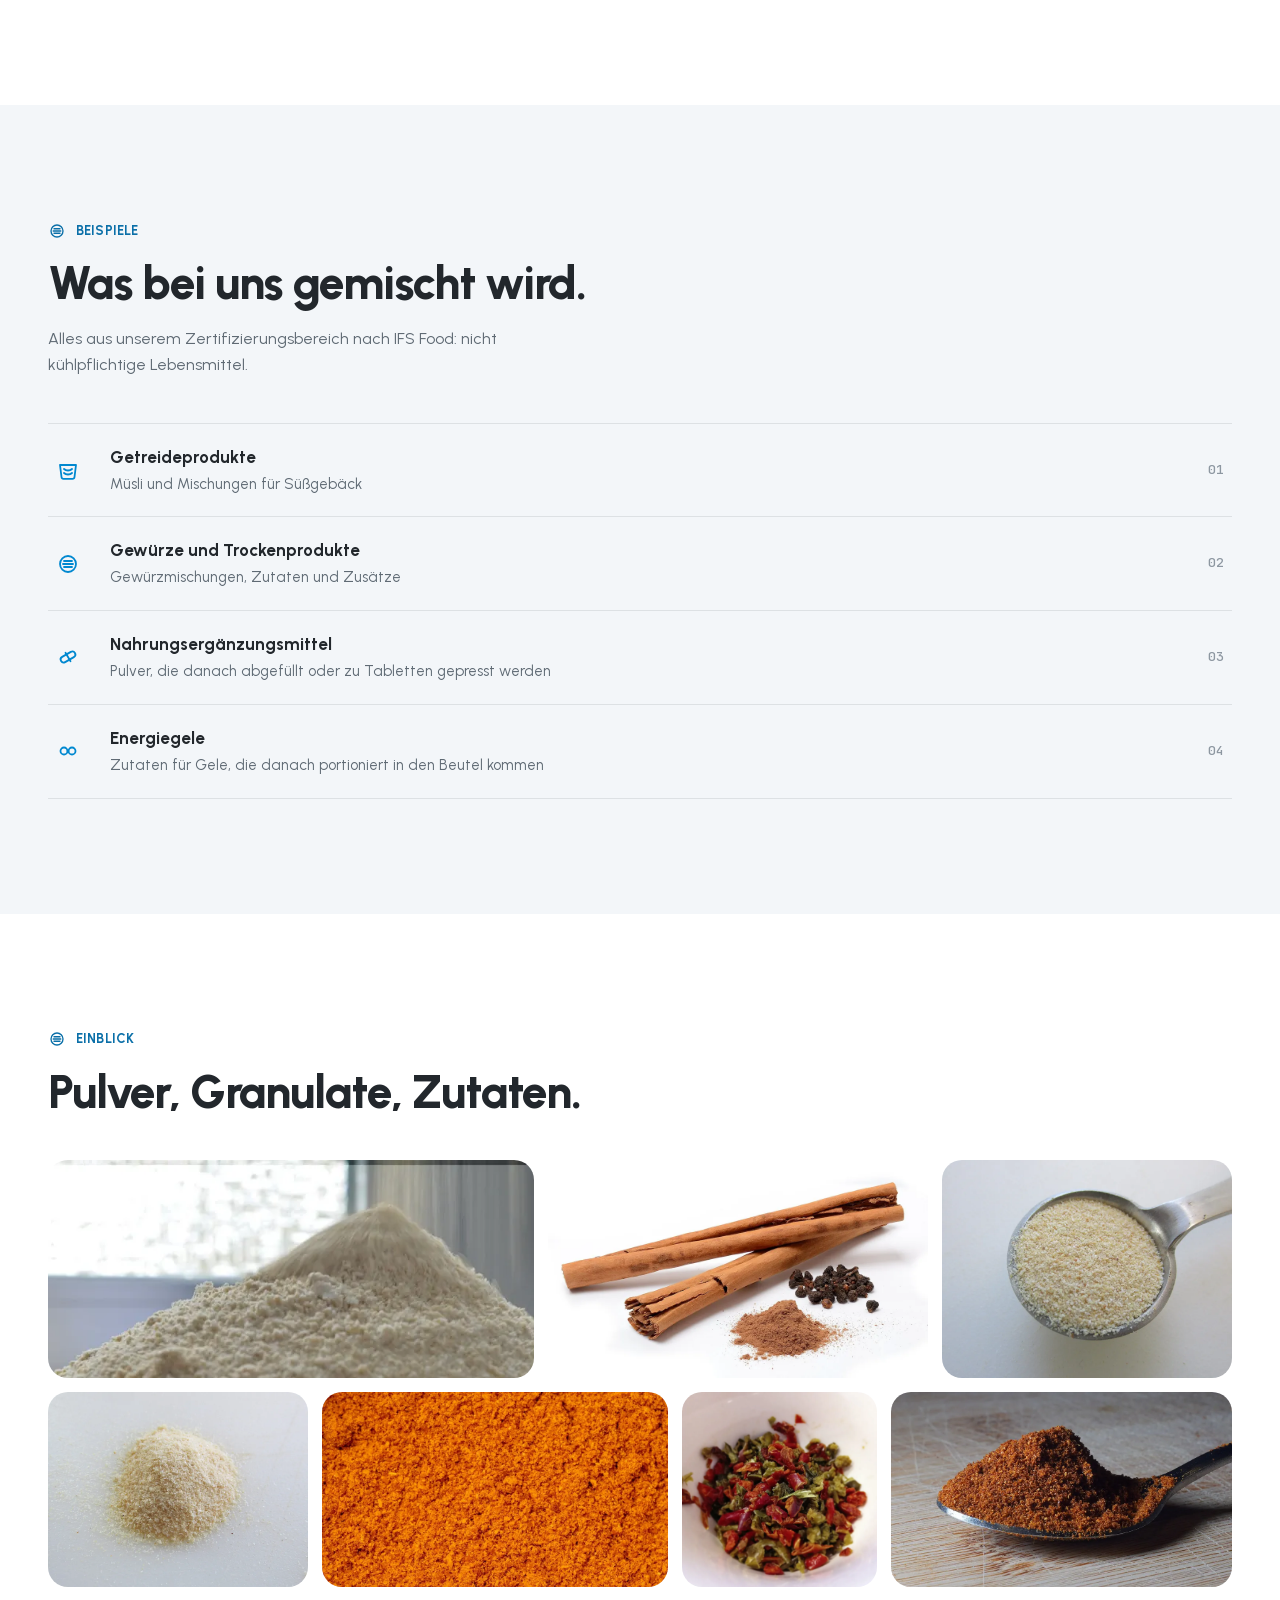
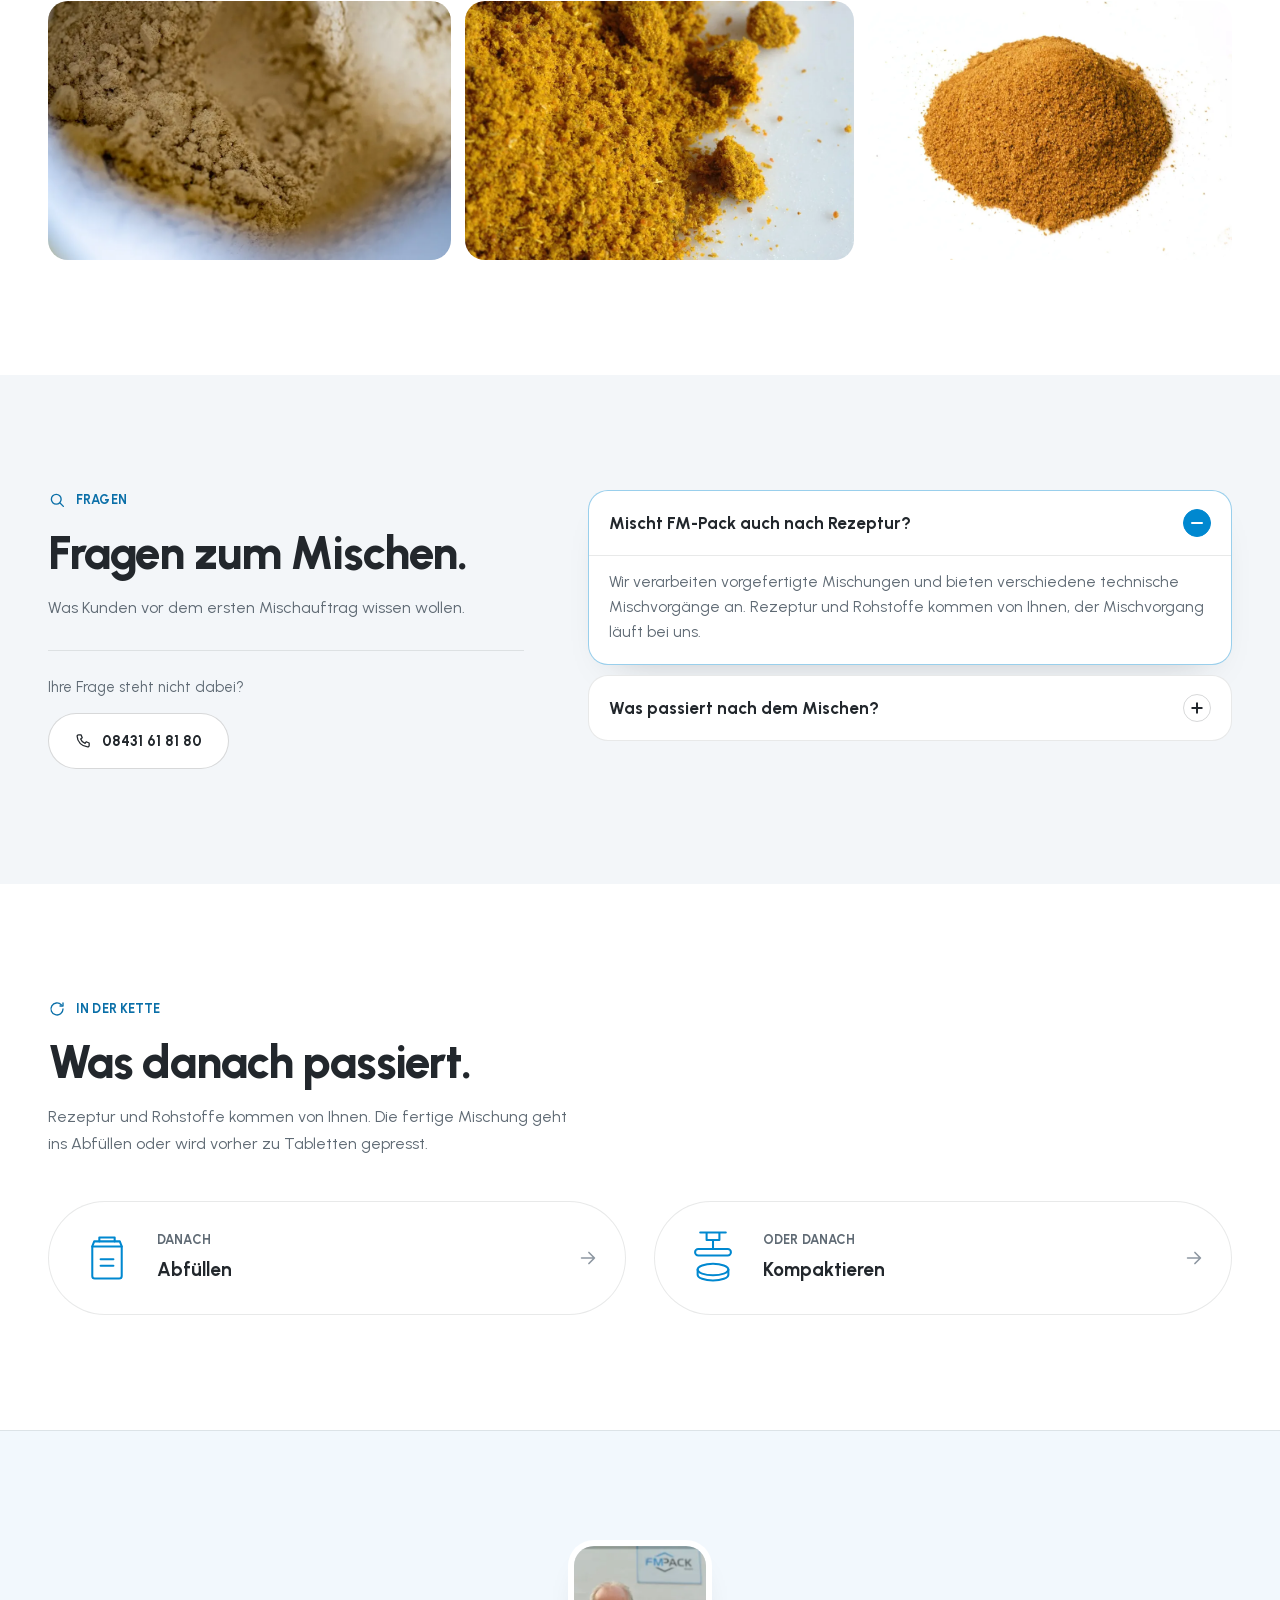
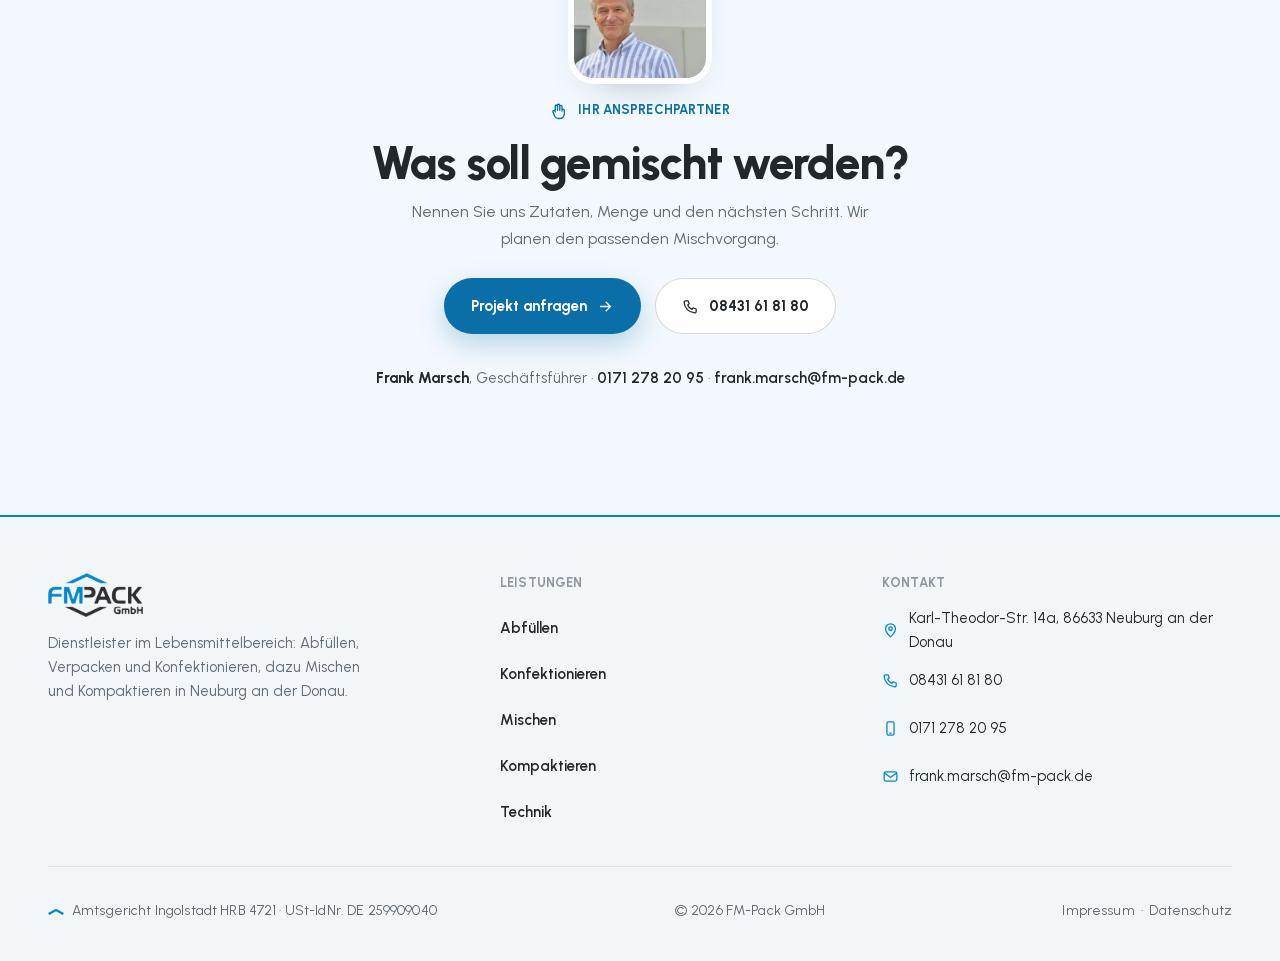
<file: mischen.html>
<!DOCTYPE html>
<html lang="de" class="kein-js">
<head>
<meta charset="UTF-8">
<meta name="viewport" content="width=device-width, initial-scale=1.0">
<title>Mischen von Pulvern und Zutaten für Lebensmittel | FM-Pack</title>
<meta name="description" content="FM-Pack verarbeitet vorgefertigte Mischungen und bietet technische Mischvorgänge als ersten Schritt vor dem Kompaktieren oder Abfüllen. Neuburg an der Donau.">
<meta name="robots" content="noindex,nofollow">
<link rel="canonical" href="https://www.fmpack.de/mischen">
<meta property="og:title" content="Mischen von Pulvern und Zutaten für Lebensmittel | FM-Pack">
<meta property="og:description" content="FM-Pack verarbeitet vorgefertigte Mischungen und bietet technische Mischvorgänge als ersten Schritt vor dem Kompaktieren oder Abfüllen. Neuburg an der Donau.">
<meta property="og:type" content="website">
<meta property="og:url" content="https://www.fmpack.de/mischen">
<meta property="og:image" content="https://www.fmpack.de/assets/img/team-fm-pack.jpg">
<meta name="theme-color" content="#ffffff">
<link rel="icon" type="image/png" sizes="512x512" href="assets/img/favicon.png">
<link rel="icon" type="image/png" sizes="32x32" href="assets/img/favicon-32.png">
<link rel="apple-touch-icon" href="assets/img/favicon.png">
<link rel="preload" href="assets/fonts/urbanist-800-latin.woff2" as="font" type="font/woff2" crossorigin>
<link rel="preload" href="assets/fonts/urbanist-600-latin.woff2" as="font" type="font/woff2" crossorigin>
<link rel="preload" href="assets/fonts/urbanist-400-latin.woff2" as="font" type="font/woff2" crossorigin>
<link rel="stylesheet" href="assets/fonts.css">
<link rel="stylesheet" href="styles.css?v=b9750cc0">
<script type="application/ld+json">{"@context": "https://schema.org", "@type": ["Organization", "LocalBusiness"], "name": "FM-Pack GmbH", "legalName": "FM-Pack GmbH", "vatID": "DE259909040", "url": "https://www.fmpack.de/", "telephone": "+49 8431 618180", "email": "frank.marsch@fm-pack.de", "image": "https://www.fmpack.de/assets/img/team-fm-pack.jpg", "logo": "https://www.fmpack.de/assets/img/logo.png", "founder": {"@type": "Person", "name": "Frank Marsch"}, "description": "Lohnhersteller im Lebensmittelbereich: Abfüllen, Verpacken und Konfektionieren, dazu Mischen und Kompaktieren von nicht kühlpflichtigen Lebensmitteln.", "address": {"@type": "PostalAddress", "streetAddress": "Karl-Theodor-Str. 14a", "postalCode": "86633", "addressLocality": "Neuburg an der Donau", "addressRegion": "Bayern", "addressCountry": "DE"}, "geo": {"@type": "GeoCoordinates", "latitude": 48.7322, "longitude": 11.1871}, "knowsAbout": ["Abfüllen", "Schlauchbeutel", "Vierrandsiegelbeutel", "Konfektionieren", "Verpacken", "Mischen", "Kompaktieren", "Lohnherstellung Lebensmittel", "Nahrungsergänzungsmittel"]}</script><script type="application/ld+json">{"@context": "https://schema.org", "@type": "FAQPage", "mainEntity": [{"@type": "Question", "name": "Mischt FM-Pack auch nach Rezeptur?", "acceptedAnswer": {"@type": "Answer", "text": "Wir verarbeiten vorgefertigte Mischungen und bieten verschiedene technische Mischvorgänge an. Rezeptur und Rohstoffe kommen von Ihnen, der Mischvorgang läuft bei uns."}}, {"@type": "Question", "name": "Was passiert nach dem Mischen?", "acceptedAnswer": {"@type": "Answer", "text": "Die Mischung geht weiter zum Kompaktieren oder direkt zum Abfüllen. Beides passiert im selben Haus, ohne Transport dazwischen."}}]}</script>
</head>
<body>
<a class="skip" href="#inhalt">Zum Inhalt</a>
<header>
  <div class="topbar"><div class="wrap">
    <span class="ort"><svg class="winkel " viewBox="0 0 100 34" aria-hidden="true" width="64" height="22"><polyline points="4,30 50,4.5 96,30"/></svg>Lohnherstellung für Lebensmittel · Neuburg an der Donau</span>
    <div class="rechts"><a href="tel:+498431618180"><svg class="ic" viewBox="0 0 24 24" width="24" height="24" aria-hidden="true"><path d="M5 4h3.5l1.7 4.2-2.2 1.6a10 10 0 0 0 6.2 6.2l1.6-2.2L20 15.5V19a2 2 0 0 1-2.1 2A15.5 15.5 0 0 1 3 6.1 2 2 0 0 1 5 4z"/></svg>08431 61 81 80</a><a href="mailto:frank.marsch@fm-pack.de"><svg class="ic" viewBox="0 0 24 24" width="24" height="24" aria-hidden="true"><rect x="3" y="5.5" width="18" height="13" rx="2.5"/><path d="m3.5 7 8.5 6.5L20.5 7"/></svg>frank.marsch@fm-pack.de</a></div>
  </div></div>
  <div class="wrap kopf">
    <a class="logo" href="./" aria-label="FM-Pack GmbH, Startseite"><img decoding="async" src="assets/opt/img-logo-480.webp" width="507" height="234" alt="FM-Pack GmbH"></a>
    <nav class="haupt" aria-label="Hauptmenü"><a href="unternehmen">Unternehmen</a><div class="hat-menu"><a href="leistungen" class="aktiv">Leistungen<svg class="ic pfeil-ab" viewBox="0 0 24 24" width="24" height="24" aria-hidden="true"><path d="m6 9 6 6 6-6"/></svg></a><div class="drop"><div class="drop-innen"><a href="abfuellen"><svg class="ic" viewBox="0 0 24 24" width="24" height="24" aria-hidden="true"><path d="M6 6.5h12l1 2.5v10a2 2 0 0 1-2 2H7a2 2 0 0 1-2-2V9z"/><path d="M5 9h14M9 6.5V4h6v2.5"/></svg><span>Abfüllen</span></a><a href="konfektionieren"><svg class="ic" viewBox="0 0 24 24" width="24" height="24" aria-hidden="true"><path d="M3.5 8.5 12 4l8.5 4.5V17L12 21.5 3.5 17z"/><path d="M3.5 8.5 12 13l8.5-4.5M12 13v8.5"/></svg><span>Konfektionieren</span></a><a href="mischen"><svg class="ic" viewBox="0 0 24 24" width="24" height="24" aria-hidden="true"><path d="M4 7h16l-1.5 12a2 2 0 0 1-2 1.8h-9a2 2 0 0 1-2-1.8z"/><path d="M8 11c2 2 6 2 8 0M8 15c2 2 6 2 8 0"/></svg><span>Mischen</span></a><a href="kompaktieren"><svg class="ic" viewBox="0 0 24 24" width="24" height="24" aria-hidden="true"><path d="M6 3h12M9 3v5h6V3"/><rect x="5" y="12" width="14" height="4" rx="2"/><path d="M12 8v4M4 20h16"/></svg><span>Kompaktieren</span></a><a href="technik"><svg class="ic" viewBox="0 0 24 24" width="24" height="24" aria-hidden="true"><path d="M4 14.5 13 5.5l2-1 2.5 2.5-1 2-9 9-3.5.5z"/><path d="m13 5.5 5.5 5.5M5 19l2-2"/></svg><span>Technik</span></a><a class="drop-alle" href="leistungen">Alle Leistungen <svg class="ic" viewBox="0 0 24 24" width="24" height="24" aria-hidden="true"><path d="M5 12h14M13 6l6 6-6 6"/></svg></a></div></div></div><a href="qualitaet-nachhaltigkeit">Qualität</a></nav>
    <button class="menu-knopf" aria-label="Menü" aria-expanded="false"><span></span><span></span></button>
    <a class="btn btn-blau" href="kontakt"><span>Projekt anfragen</span><svg class="ic" viewBox="0 0 24 24" width="24" height="24" aria-hidden="true"><path d="M5 12h14M13 6l6 6-6 6"/></svg></a>
  </div>
</header>
<div class="menu-flaeche" hidden><a href="./">Start</a><a href="unternehmen">Unternehmen</a><a href="leistungen">Leistungen</a><div class="mob-leistungen"><a href="abfuellen"><svg class="ic" viewBox="0 0 24 24" width="24" height="24" aria-hidden="true"><path d="M6 6.5h12l1 2.5v10a2 2 0 0 1-2 2H7a2 2 0 0 1-2-2V9z"/><path d="M5 9h14M9 6.5V4h6v2.5"/></svg>Abfüllen</a><a href="konfektionieren"><svg class="ic" viewBox="0 0 24 24" width="24" height="24" aria-hidden="true"><path d="M3.5 8.5 12 4l8.5 4.5V17L12 21.5 3.5 17z"/><path d="M3.5 8.5 12 13l8.5-4.5M12 13v8.5"/></svg>Konfektionieren</a><a href="mischen"><svg class="ic" viewBox="0 0 24 24" width="24" height="24" aria-hidden="true"><path d="M4 7h16l-1.5 12a2 2 0 0 1-2 1.8h-9a2 2 0 0 1-2-1.8z"/><path d="M8 11c2 2 6 2 8 0M8 15c2 2 6 2 8 0"/></svg>Mischen</a><a href="kompaktieren"><svg class="ic" viewBox="0 0 24 24" width="24" height="24" aria-hidden="true"><path d="M6 3h12M9 3v5h6V3"/><rect x="5" y="12" width="14" height="4" rx="2"/><path d="M12 8v4M4 20h16"/></svg>Kompaktieren</a><a href="technik"><svg class="ic" viewBox="0 0 24 24" width="24" height="24" aria-hidden="true"><path d="M4 14.5 13 5.5l2-1 2.5 2.5-1 2-9 9-3.5.5z"/><path d="m13 5.5 5.5 5.5M5 19l2-2"/></svg>Technik</a></div><a href="qualitaet-nachhaltigkeit">Qualität &amp; Nachhaltigkeit</a><a class="cta" href="kontakt">Projekt anfragen</a></div>
<main id="inhalt">
<div class="hero hero-u"><div class="hero-film"><video poster="assets/opt/video-hero-mischen-poster-960.webp" muted loop playsinline autoplay preload="metadata" aria-hidden="true"><source src="assets/opt/video-hero-mischen-m.mp4" media="(max-width: 760px)" type="video/mp4"><source src="assets/opt/video-hero-mischen.mp4" type="video/mp4"></video></div><div class="wrap hero-inhalt">
    <nav class="krumen" aria-label="Sie sind hier"><a href="./">Start</a><i></i><a href="leistungen">Leistungen</a><i></i><span>Mischen</span></nav>
    <div class="klammer"><svg class="winkel k-oben" viewBox="0 0 100 34" aria-hidden="true" width="64" height="22"><polyline points="4,30 50,4.5 96,30"/></svg><svg class="winkel k-unten" viewBox="0 0 100 34" aria-hidden="true" width="64" height="22"><polyline points="4,30 50,4.5 96,30"/></svg><h1>Mischen von Pulvern und&nbsp;Zutaten<span class="h1-ort">in Neuburg an der Donau</span></h1></div>
    <p class="sub">Wir verarbeiten vorgefertigte Mischungen und bieten verschiedene technische Mischvorgänge an, als ersten Schritt vor dem Pressen oder Abfüllen.</p>
    <div class="hero-cta"><a class="btn btn-blau" href="kontakt"><span>Projekt anfragen</span><svg class="ic" viewBox="0 0 24 24" width="24" height="24" aria-hidden="true"><path d="M5 12h14M13 6l6 6-6 6"/></svg></a></div>
  </div></div>

<section><div class="wrap">
  <div class="kopfzeile  rev"><span class="kicker"><svg class="ic" viewBox="0 0 24 24" width="24" height="24" aria-hidden="true"><path d="M4 7h16l-1.5 12a2 2 0 0 1-2 1.8h-9a2 2 0 0 1-2-1.8z"/><path d="M8 11c2 2 6 2 8 0M8 15c2 2 6 2 8 0"/></svg>Ihre Rezeptur</span><h2>Sie bringen die Rezeptur, wir den&nbsp;Mischvorgang.</h2><p class=sub>Rezeptur und Rohstoffe bleiben Ihre. Bei uns entscheidet sich nur, ob wir Ihre fertige Mischung übernehmen oder die Einzelzutaten selbst mischen, abgestimmt auf den Schritt danach.</p></div>
  <div class="buehne rev" data-waehler data-thema="Mischen">
    <div class="buehne-grafik"><svg data-form="a" viewBox="0 0 360 300" aria-hidden="true" fill="none" stroke="#2d2d2d" stroke-width="3" stroke-linecap="round" stroke-linejoin="round"><path d="M52 92q8-22 34-22h28q26 0 34 22l10 120a14 14 0 0 1-14 16H56a14 14 0 0 1-14-16z"/><path d="M70 70q30-14 60 0" stroke="#0088d0"/><text x="100" y="160" text-anchor="middle" font-family="Urbanist,sans-serif" font-size="17" font-weight="700" fill="#2d2d2d" stroke="none">Ihre</text><text x="100" y="181" text-anchor="middle" font-family="Urbanist,sans-serif" font-size="17" font-weight="700" fill="#2d2d2d" stroke="none">Mischung</text><path d="M176 150h44M208 138l12 12-12 12" stroke="#0088d0"/><path d="M236 228c10-34 24-54 42-54s32 20 42 54z" fill="#e7f3fb"/><circle cx="270" cy="148" r="3" fill="#0088d0" stroke="none"/><circle cx="286" cy="136" r="2.6" fill="#0088d0" stroke="none"/><circle cx="278" cy="120" r="2.2" fill="#0088d0" stroke="none"/><ellipse cx="180" cy="248" rx="150" ry="8" fill="#e2e8ee" stroke="none"/></svg><svg data-form="b" viewBox="0 0 360 300" aria-hidden="true" fill="none" stroke="#2d2d2d" stroke-width="3" stroke-linecap="round" stroke-linejoin="round" style="display:none"><path d="M30 110c5-18 13-28 24-28s19 10 24 28z" fill="#e7f3fb"/><path d="M30 170c5-18 13-28 24-28s19 10 24 28z" fill="#2d2d2d"/><path d="M30 230c5-18 13-28 24-28s19 10 24 28z" fill="#fff"/><path d="M92 100q50 0 92 40M92 160h92M92 220q50 0 92-40" stroke="#0088d0" stroke-dasharray="6 7"/><path d="M196 104h124l-12 112a16 16 0 0 1-16 14h-68a16 16 0 0 1-16-14z"/><path d="M220 150c14 12 46 12 60 0M222 182c14 12 44 12 58 0" stroke="#0088d0"/><path d="M258 104V70M244 70h28" /><ellipse cx="180" cy="252" rx="150" ry="8" fill="#e2e8ee" stroke="none"/></svg></div>
    <div><h3>Was liefern Sie&nbsp;an?</h3><div class="chips" style="margin-top:16px">
      <button class="chip" type="button" aria-pressed="false" data-form="a" data-titel="Ihre fertige Mischung" data-satz="Die Mischung kommt fertig von Ihnen oder Ihrem Rohstofflieferanten. Wir übernehmen sie und füllen sie ab oder pressen sie vorher zu Tabletten."><svg class="ic" viewBox="0 0 24 24" width="24" height="24" aria-hidden="true"><path d="M3 6h11v10H3zM14 9h4l3 3v4h-7z"/><circle cx="7" cy="17.5" r="1.8"/><circle cx="17" cy="17.5" r="1.8"/></svg>Fertige Mischung</button>
      <button class="chip" type="button" aria-pressed="false" data-form="b" data-titel="Einzelzutaten" data-satz="Sie liefern die Zutaten einzeln, wir mischen sie nach Ihrer Rezeptur. Welchen Mischvorgang wir wählen, hängt davon ab, ob die Mischung danach rieseln, gepresst oder abgefüllt werden soll."><svg class="ic" viewBox="0 0 24 24" width="24" height="24" aria-hidden="true"><path d="M4 7h16l-1.5 12a2 2 0 0 1-2 1.8h-9a2 2 0 0 1-2-1.8z"/><path d="M8 11c2 2 6 2 8 0M8 15c2 2 6 2 8 0"/></svg>Einzelzutaten</button></div>
      <div class="waehler-text"><b></b><p></p></div><div class="buehne-weiter"><a class="btn btn-blau" data-anfrage="Mischen" href="kontakt#anfrage"><span>Mit dieser Auswahl anfragen</span><svg class="ic" viewBox="0 0 24 24" width="24" height="24" aria-hidden="true"><path d="M5 12h14M13 6l6 6-6 6"/></svg></a><small>Ihre Auswahl steht dann schon im Formular.</small></div></div>
  </div>
</div></section>
<section class="grau"><div class="wrap">
  <div class="kopfzeile  rev"><span class="kicker"><svg class="ic" viewBox="0 0 24 24" width="24" height="24" aria-hidden="true"><circle cx="12" cy="12" r="8"/><path d="M8 9h8M7 12h10M8 15h8"/></svg>Beispiele</span><h2>Was bei uns gemischt&nbsp;wird.</h2><p class=sub>Alles aus unserem Zertifizierungsbereich nach IFS Food: nicht kühlpflichtige Lebensmittel.</p></div>
  <div class="register rev"><div class="zeile"><svg class="ic" viewBox="0 0 24 24" width="24" height="24" aria-hidden="true"><path d="M4 7h16l-1.5 12a2 2 0 0 1-2 1.8h-9a2 2 0 0 1-2-1.8z"/><path d="M8 11c2 2 6 2 8 0M8 15c2 2 6 2 8 0"/></svg><div><b>Getreideprodukte</b><span>Müsli und Mischungen für Süßgebäck</span></div><span class="nr">01</span></div><div class="zeile"><svg class="ic" viewBox="0 0 24 24" width="24" height="24" aria-hidden="true"><circle cx="12" cy="12" r="8"/><path d="M8 9h8M7 12h10M8 15h8"/></svg><div><b>Gewürze und Trockenprodukte</b><span>Gewürzmischungen, Zutaten und Zusätze</span></div><span class="nr">02</span></div><div class="zeile"><svg class="ic" viewBox="0 0 24 24" width="24" height="24" aria-hidden="true"><rect x="4" y="9" width="16" height="6" rx="3" transform="rotate(-30 12 12)"/><path d="M9.5 7.7l5 8.6"/></svg><div><b>Nahrungsergänzungsmittel</b><span>Pulver, die danach abgefüllt oder zu Tabletten gepresst werden</span></div><span class="nr">03</span></div><div class="zeile"><svg class="ic" viewBox="0 0 24 24" width="24" height="24" aria-hidden="true"><circle cx="8" cy="12" r="3.5"/><circle cx="16" cy="12" r="3.5"/><path d="M11.5 12h1"/></svg><div><b>Energiegele</b><span>Zutaten für Gele, die danach portioniert in den Beutel kommen</span></div><span class="nr">04</span></div></div>
</div></section>
<section><div class="wrap">
  <div class="kopfzeile  rev"><span class="kicker"><svg class="ic" viewBox="0 0 24 24" width="24" height="24" aria-hidden="true"><circle cx="12" cy="12" r="8"/><path d="M8 9h8M7 12h10M8 15h8"/></svg>Einblick</span><h2>Pulver, Granulate, Zutaten.</h2></div>
  <div class="galerie rev"><div class="reihe"><figure style="--v:2.236"><img fetchpriority="low" srcset="assets/opt/img-mischen-pulver-fm-pack-640.webp 640w, assets/opt/img-mischen-pulver-fm-pack-664.webp 664w" sizes="(max-width: 760px) 100vw, 70vw" src="assets/opt/img-mischen-pulver-fm-pack-664.webp" alt="Pulver fm pack, Mischen bei FM-Pack GmbH, Neuburg an der Donau" width="664" height="297" decoding="async"></figure><figure style="--v:1.746"><img fetchpriority="low" srcset="assets/opt/img-mischen-01-640.webp 640w, assets/opt/img-mischen-01-960.webp 960w, assets/opt/img-mischen-01-1400.webp 1400w" sizes="(max-width: 760px) 100vw, 70vw" src="assets/opt/img-mischen-01-1400.webp" alt="01, Mischen bei FM-Pack GmbH, Neuburg an der Donau" width="1800" height="1031" decoding="async"></figure><figure style="--v:1.333"><img fetchpriority="low" srcset="assets/opt/img-mischen-02-640.webp 640w, assets/opt/img-mischen-02-960.webp 960w, assets/opt/img-mischen-02-1400.webp 1400w" sizes="(max-width: 760px) 100vw, 70vw" src="assets/opt/img-mischen-02-1400.webp" alt="02, Mischen bei FM-Pack GmbH, Neuburg an der Donau" width="1800" height="1350" decoding="async"></figure></div><div class="reihe"><figure style="--v:1.333"><img srcset="assets/opt/img-mischen-03-640.webp 640w, assets/opt/img-mischen-03-960.webp 960w, assets/opt/img-mischen-03-1400.webp 1400w" sizes="(max-width: 760px) 100vw, 70vw" src="assets/opt/img-mischen-03-1400.webp" alt="03, Mischen bei FM-Pack GmbH, Neuburg an der Donau" width="1800" height="1350" loading="lazy" decoding="async"></figure><figure style="--v:1.777"><img srcset="assets/opt/img-mischen-04-640.webp 640w, assets/opt/img-mischen-04-960.webp 960w, assets/opt/img-mischen-04-1400.webp 1400w" sizes="(max-width: 760px) 100vw, 70vw" src="assets/opt/img-mischen-04-1400.webp" alt="04, Mischen bei FM-Pack GmbH, Neuburg an der Donau" width="1800" height="1013" loading="lazy" decoding="async"></figure><figure style="--v:1.000"><img srcset="assets/opt/img-mischen-05-640.webp 640w, assets/opt/img-mischen-05-960.webp 960w, assets/opt/img-mischen-05-1400.webp 1400w" sizes="(max-width: 760px) 100vw, 70vw" src="assets/opt/img-mischen-05-1400.webp" alt="05, Mischen bei FM-Pack GmbH, Neuburg an der Donau" width="1800" height="1800" loading="lazy" decoding="async"></figure><figure style="--v:1.748"><img srcset="assets/opt/img-mischen-06-640.webp 640w, assets/opt/img-mischen-06-960.webp 960w, assets/opt/img-mischen-06-1400.webp 1400w" sizes="(max-width: 760px) 100vw, 70vw" src="assets/opt/img-mischen-06-1400.webp" alt="06, Mischen bei FM-Pack GmbH, Neuburg an der Donau" width="1800" height="1030" loading="lazy" decoding="async"></figure></div><div class="reihe"><figure style="--v:1.556"><img srcset="assets/opt/img-mischen-07-640.webp 640w, assets/opt/img-mischen-07-960.webp 960w, assets/opt/img-mischen-07-1400.webp 1400w" sizes="(max-width: 760px) 100vw, 70vw" src="assets/opt/img-mischen-07-1400.webp" alt="07, Mischen bei FM-Pack GmbH, Neuburg an der Donau" width="1800" height="1157" loading="lazy" decoding="async"></figure><figure style="--v:1.501"><img srcset="assets/opt/img-mischen-08-640.webp 640w, assets/opt/img-mischen-08-960.webp 960w, assets/opt/img-mischen-08-1400.webp 1400w" sizes="(max-width: 760px) 100vw, 70vw" src="assets/opt/img-mischen-08-1400.webp" alt="08, Mischen bei FM-Pack GmbH, Neuburg an der Donau" width="1800" height="1199" loading="lazy" decoding="async"></figure><figure style="--v:1.406"><img srcset="assets/opt/img-mischen-09-640.webp 640w, assets/opt/img-mischen-09-960.webp 960w, assets/opt/img-mischen-09-1400.webp 1400w" sizes="(max-width: 760px) 100vw, 70vw" src="assets/opt/img-mischen-09-1400.webp" alt="09, Mischen bei FM-Pack GmbH, Neuburg an der Donau" width="1800" height="1280" loading="lazy" decoding="async"></figure></div></div>
</div></section>
<section class="grau"><div class="wrap faq-duo">
  <div class="faq-kopf rev"><span class="kicker"><svg class="ic" viewBox="0 0 24 24" width="24" height="24" aria-hidden="true"><circle cx="11" cy="11" r="6.5"/><path d="m16 16 4.5 4.5"/></svg>Fragen</span><h2>Fragen zum&nbsp;Mischen.</h2><p class="sub">Was Kunden vor dem ersten Mischauftrag wissen wollen.</p>
    <div class="faq-anruf"><p>Ihre Frage steht nicht dabei?</p><a class="btn btn-linie" href="tel:+498431618180"><svg class="ic" viewBox="0 0 24 24" width="24" height="24" aria-hidden="true"><path d="M5 4h3.5l1.7 4.2-2.2 1.6a10 10 0 0 0 6.2 6.2l1.6-2.2L20 15.5V19a2 2 0 0 1-2.1 2A15.5 15.5 0 0 1 3 6.1 2 2 0 0 1 5 4z"/></svg><span>08431 61 81 80</span></a></div></div>
  <div class="rev rev-1"><div class="faq"><div class="faq-eintrag auf"><button class="faq-frage" aria-expanded="true">Mischt FM-Pack auch nach Rezeptur?<i></i></button><div class="faq-antwort"><p>Wir verarbeiten vorgefertigte Mischungen und bieten verschiedene technische Mischvorgänge an. Rezeptur und Rohstoffe kommen von Ihnen, der Mischvorgang läuft bei uns.</p></div></div><div class="faq-eintrag"><button class="faq-frage" aria-expanded="false">Was passiert nach dem Mischen?<i></i></button><div class="faq-antwort"><p>Die Mischung geht weiter zum Kompaktieren oder direkt zum Abfüllen. Beides passiert im selben Haus, ohne Transport dazwischen.</p></div></div></div></div>
</div></section>
<section><div class="wrap">
  <div class="kopfzeile  rev"><span class="kicker"><svg class="ic" viewBox="0 0 24 24" width="24" height="24" aria-hidden="true"><path d="M20 12a8 8 0 1 1-2.3-5.7"/><path d="M20 4v4h-4"/></svg>In der Kette</span><h2>Was danach&nbsp;passiert.</h2><p class=sub>Rezeptur und Rohstoffe kommen von Ihnen. Die fertige Mischung geht ins Abfüllen oder wird vorher zu Tabletten gepresst.</p></div>
  <div class="nachbarn" style="--n:2"><a class="nachbar rev" href="abfuellen"><svg class="produkt" viewBox="0 0 100 100" width="88" height="88" fill="none" stroke="currentColor" stroke-width="3.2" stroke-linecap="round" stroke-linejoin="round" aria-hidden="true"><path d="M30 24h40l3 8v46a4 4 0 0 1-4 4H31a4 4 0 0 1-4-4V32z"/><path d="M27 32h46"/><path d="M38 24v-6h24v6"/><path class="atmet" d="M40 52h20M40 62h20"/></svg><div><small>Danach</small><b>Abfüllen</b></div><svg class="ic pf" viewBox="0 0 24 24" width="24" height="24" aria-hidden="true"><path d="M5 12h14M13 6l6 6-6 6"/></svg></a><a class="nachbar rev" href="kompaktieren"><svg class="produkt" viewBox="0 0 100 100" width="88" height="88" fill="none" stroke="currentColor" stroke-width="3.2" stroke-linecap="round" stroke-linejoin="round" aria-hidden="true"><path d="M30 10h40M40 10v12h20V10"/><path d="M50 22v12"/><rect x="22" y="36" width="56" height="10" rx="5"/><ellipse class="atmet" cx="50" cy="68" rx="24" ry="9"/><path d="M26 68v8c0 5 10.7 9 24 9s24-4 24-9v-8"/></svg><div><small>Oder danach</small><b>Kompaktieren</b></div><svg class="ic pf" viewBox="0 0 24 24" width="24" height="24" aria-hidden="true"><path d="M5 12h14M13 6l6 6-6 6"/></svg></a></div>
</div></section>
<section class="abschluss"><div class="wrap">
  <div class="abschluss-karte rev">
    <div class="abschluss-foto"><img src="assets/opt/img-frank-marsch-341.webp" alt="Frank Marsch, Geschäftsführer der FM-Pack GmbH, Neuburg an der Donau" width="341" height="297" loading=lazy decoding=async style="--pos:center 28%"></div>
    <span class="kicker"><svg class="ic" viewBox="0 0 24 24" width="24" height="24" aria-hidden="true"><path d="M7 11V5.5a1.5 1.5 0 0 1 3 0V11M10 10V4.5a1.5 1.5 0 0 1 3 0V11M13 10.5V6a1.5 1.5 0 0 1 3 0v6M16 12v-1a1.5 1.5 0 0 1 3 0v5a6 6 0 0 1-6 6h-1.5a6 6 0 0 1-5.2-3L4 13.5a1.5 1.5 0 0 1 2.6-1.5L7 13"/></svg>Ihr Ansprechpartner</span>
    <h2>Was soll gemischt&nbsp;werden?</h2>
    <p class="sub">Nennen Sie uns Zutaten, Menge und den nächsten Schritt. Wir planen den passenden Mischvorgang.</p>
    <div class="knoepfe"><a class="btn btn-blau" href="kontakt"><span>Projekt anfragen</span><svg class="ic" viewBox="0 0 24 24" width="24" height="24" aria-hidden="true"><path d="M5 12h14M13 6l6 6-6 6"/></svg></a><a class="btn btn-linie" href="tel:+498431618180"><svg class="ic" viewBox="0 0 24 24" width="24" height="24" aria-hidden="true"><path d="M5 4h3.5l1.7 4.2-2.2 1.6a10 10 0 0 0 6.2 6.2l1.6-2.2L20 15.5V19a2 2 0 0 1-2.1 2A15.5 15.5 0 0 1 3 6.1 2 2 0 0 1 5 4z"/></svg><span>08431 61 81 80</span></a></div>
    <p class="abschluss-name"><b>Frank Marsch</b>, Geschäftsführer · <a href="tel:+491712782095">0171 278 20 95</a> · <a href="mailto:frank.marsch@fm-pack.de">frank.marsch@fm-pack.de</a></p>
  </div>
</div></section>
</main>
<footer>
  <div class="wrap">
    <div class="fuss-oben">
      <div><div class="fuss-logo"><img decoding="async" loading="lazy" src="assets/opt/img-logo-480.webp" width="507" height="234" alt="FM-Pack GmbH"></div>
        <p class="fuss-claim">Dienstleister im Lebensmittelbereich: Abfüllen, Verpacken und Konfektionieren, dazu Mischen und Kompaktieren in Neuburg an der Donau.</p></div>
      <div><div class="fuss-titel">Leistungen</div><nav class="fuss-nav" aria-label="Leistungen"><a href="abfuellen">Abfüllen</a><a href="konfektionieren">Konfektionieren</a><a href="mischen">Mischen</a><a href="kompaktieren">Kompaktieren</a><a href="technik">Technik</a></nav></div>
      <div><div class="fuss-titel">Kontakt</div><div class="fuss-kontakt">
        <span><svg class="ic" viewBox="0 0 24 24" width="24" height="24" aria-hidden="true"><path d="M12 21s-7-6.4-7-11.5a7 7 0 0 1 14 0C19 14.6 12 21 12 21z"/><circle cx="12" cy="9.5" r="2.5"/></svg>Karl-Theodor-Str. 14a, 86633 Neuburg an der Donau</span>
        <a href="tel:+498431618180"><svg class="ic" viewBox="0 0 24 24" width="24" height="24" aria-hidden="true"><path d="M5 4h3.5l1.7 4.2-2.2 1.6a10 10 0 0 0 6.2 6.2l1.6-2.2L20 15.5V19a2 2 0 0 1-2.1 2A15.5 15.5 0 0 1 3 6.1 2 2 0 0 1 5 4z"/></svg>08431 61 81 80</a>
        <a href="tel:+491712782095"><svg class="ic" viewBox="0 0 24 24" width="24" height="24" aria-hidden="true"><rect x="7" y="2.5" width="10" height="19" rx="2.5"/><path d="M11 18.5h2"/></svg>0171 278 20 95</a>
        <a href="mailto:frank.marsch@fm-pack.de"><svg class="ic" viewBox="0 0 24 24" width="24" height="24" aria-hidden="true"><rect x="3" y="5.5" width="18" height="13" rx="2.5"/><path d="m3.5 7 8.5 6.5L20.5 7"/></svg>frank.marsch@fm-pack.de</a></div></div>
    </div>
    <div class="fuss-unten">
      <div><svg class="winkel " viewBox="0 0 100 34" aria-hidden="true" width="64" height="22"><polyline points="4,30 50,4.5 96,30"/></svg>Amtsgericht Ingolstadt HRB 4721 · USt-IdNr. DE 259909040</div>
      <div>© 2026 FM-Pack GmbH</div>
      <div><a href="impressum">Impressum</a> &nbsp;·&nbsp; <a href="datenschutzerklaerung">Datenschutz</a></div>
    </div>
  </div>
</footer>
<a class="wa" href="https://wa.me/491712782095" target="_blank" rel="noopener" aria-label="Per WhatsApp schreiben"><svg class="" viewBox="0 0 24 24" width="24" height="24" aria-hidden="true"><path fill="currentColor" stroke="none" d="M12 2.2A9.8 9.8 0 0 0 3.6 17l-1.4 5.2 5.3-1.4A9.8 9.8 0 1 0 12 2.2zm0 17.9a8.1 8.1 0 0 1-4.2-1.2l-.3-.2-3.1.8.8-3-.2-.3A8.1 8.1 0 1 1 12 20.1zm4.5-6c-.2-.1-1.5-.7-1.7-.8s-.4-.1-.6.1-.6.8-.8 1-.3.2-.5.1a6.7 6.7 0 0 1-3.3-2.9c-.2-.4.3-.4.7-1.3.1-.2 0-.3 0-.4l-.8-1.8c-.2-.5-.4-.4-.6-.4h-.5a1 1 0 0 0-.7.3 3 3 0 0 0-.9 2.2 5.2 5.2 0 0 0 1.1 2.8 11.9 11.9 0 0 0 4.6 4c1.7.7 2.1.6 2.8.5a2.5 2.5 0 0 0 1.6-1.1 2 2 0 0 0 .1-1.1c0-.1-.2-.2-.5-.3z"/></svg><span>WhatsApp</span></a>
<script src="main.js?v=3b87bf62" defer></script>
</body>
</html>
</file>
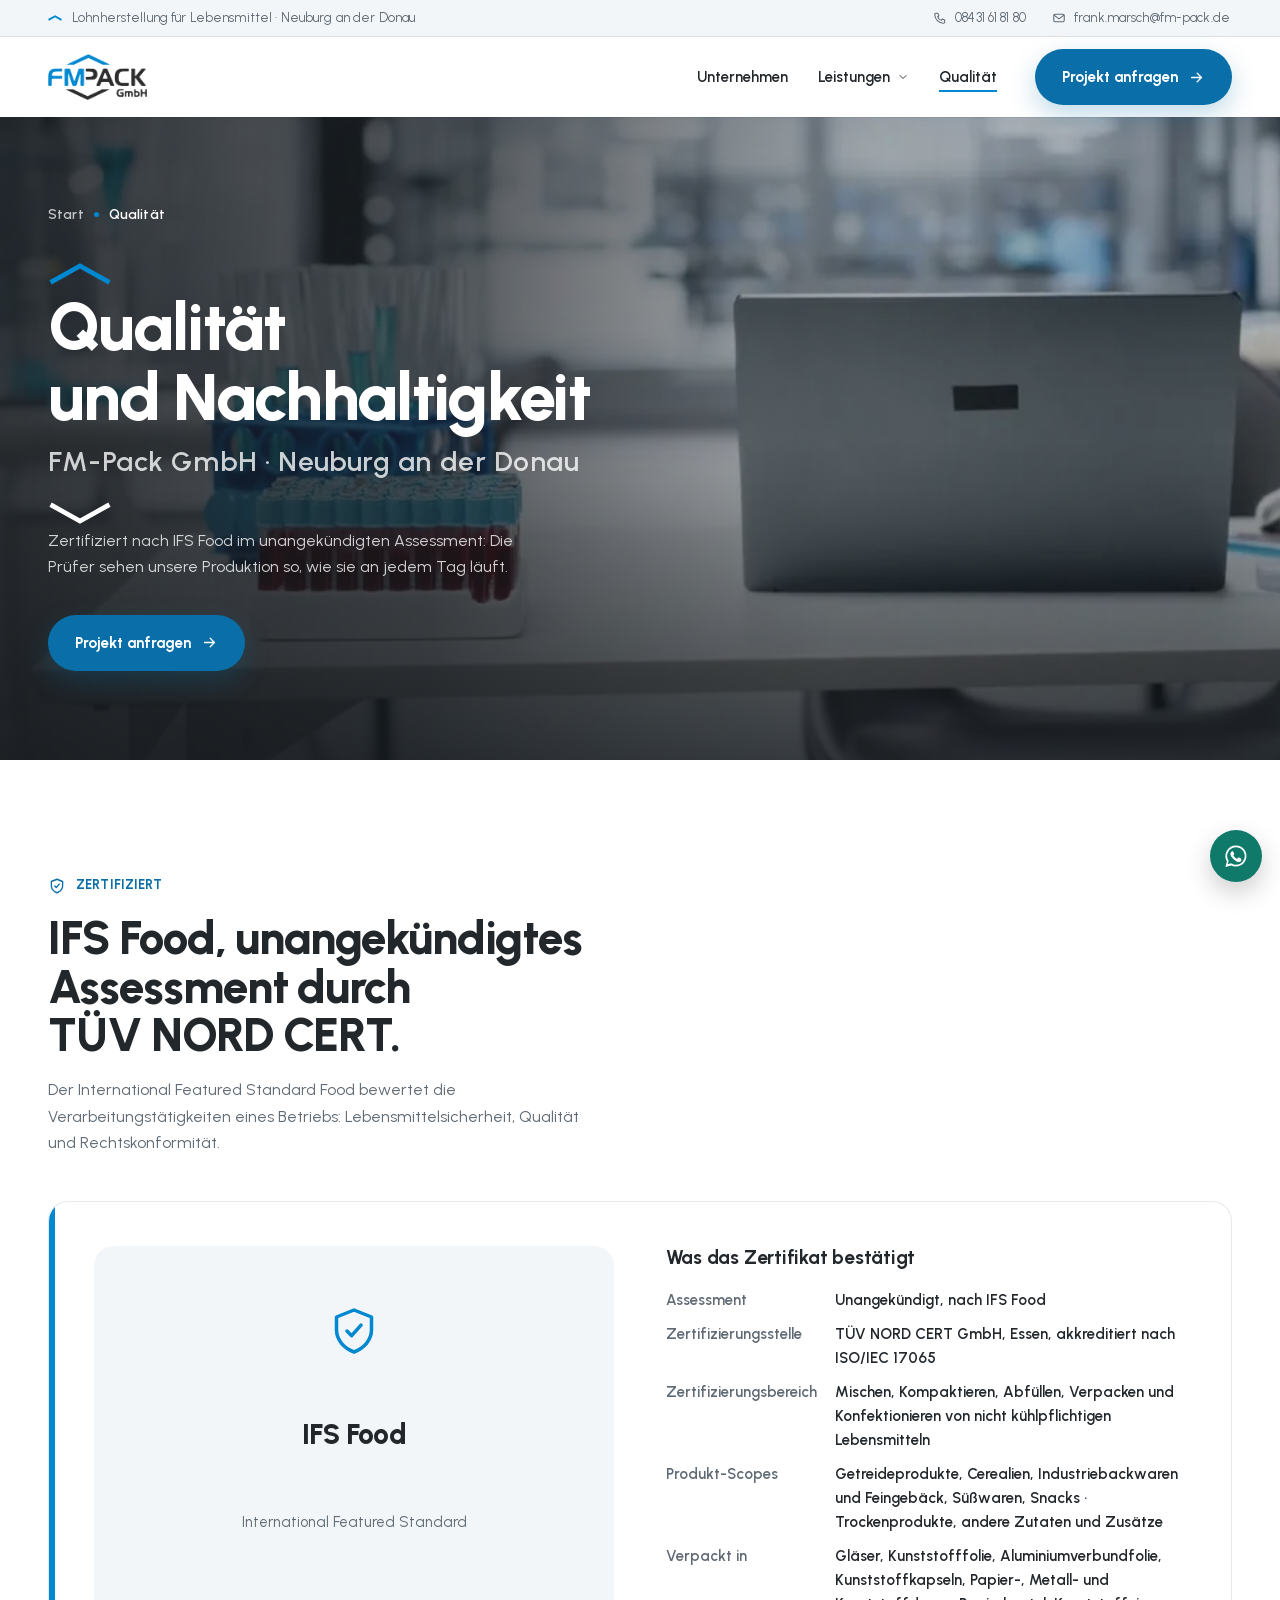
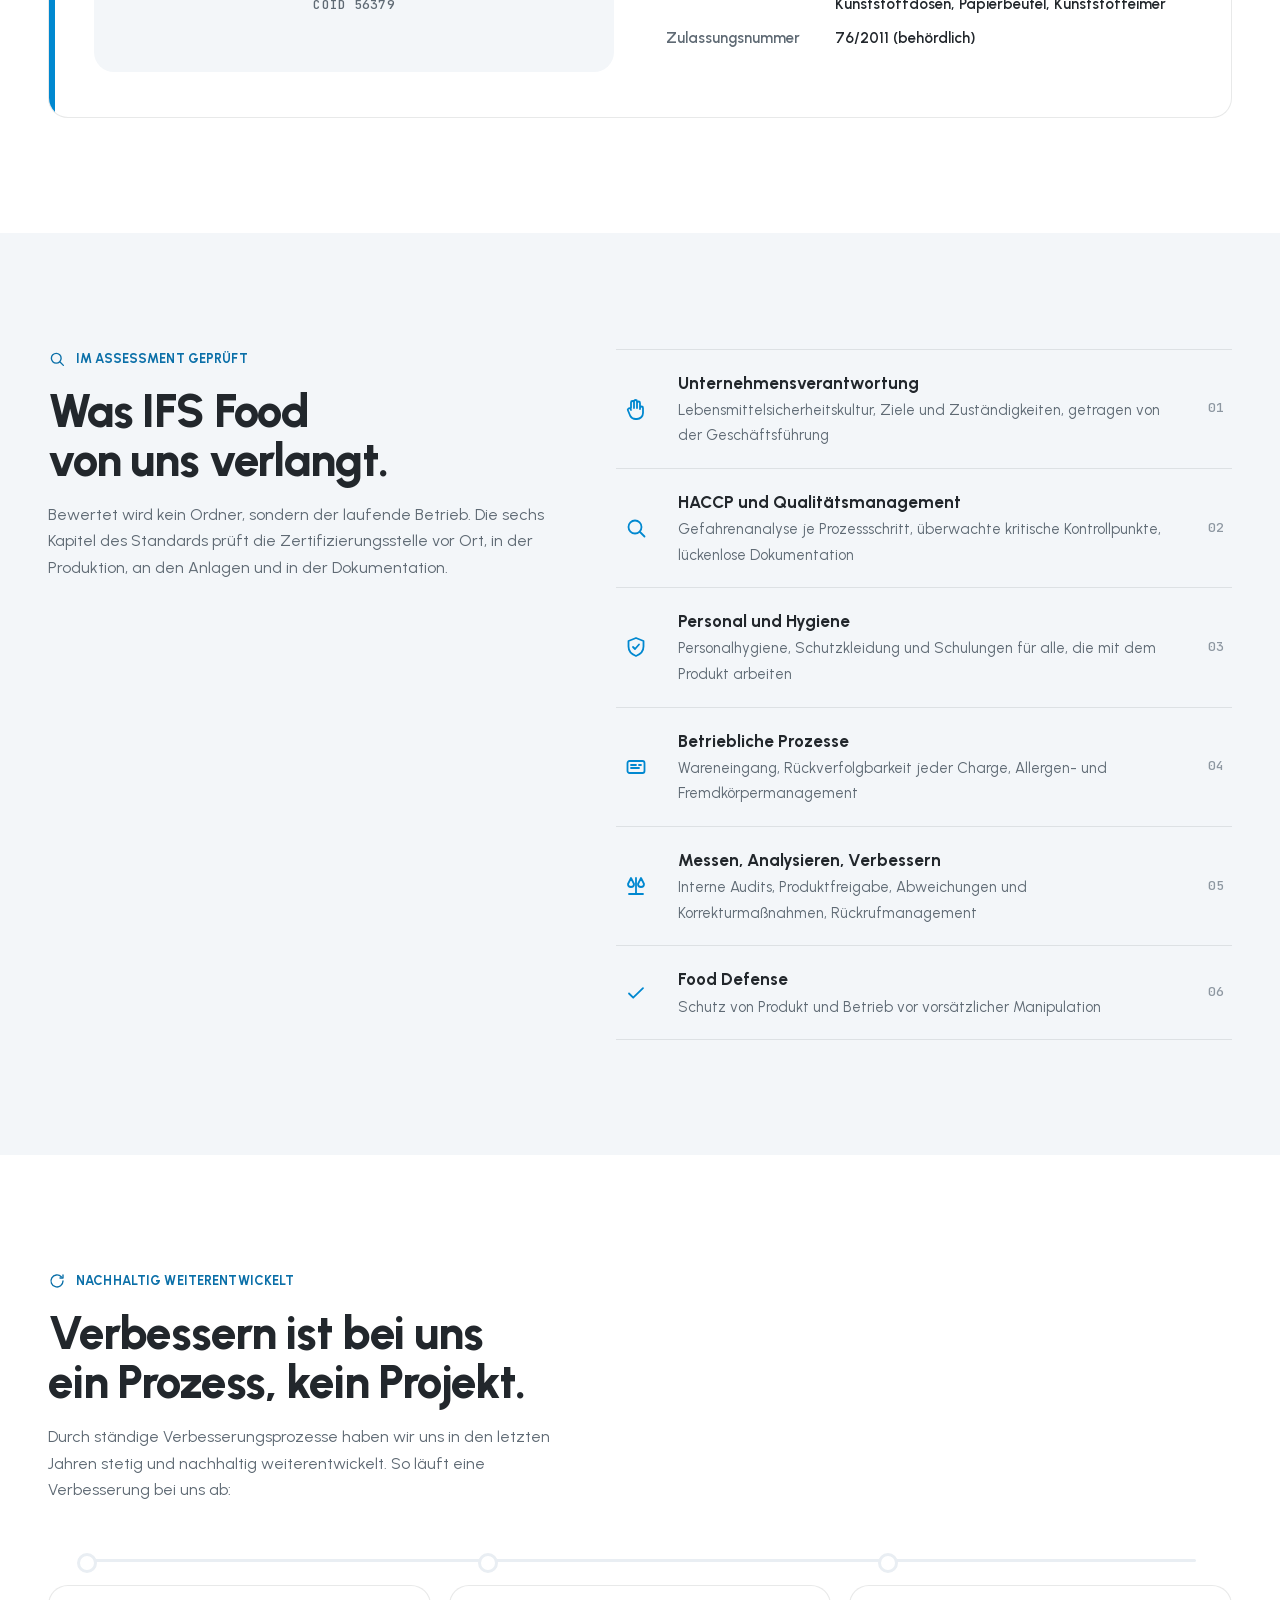
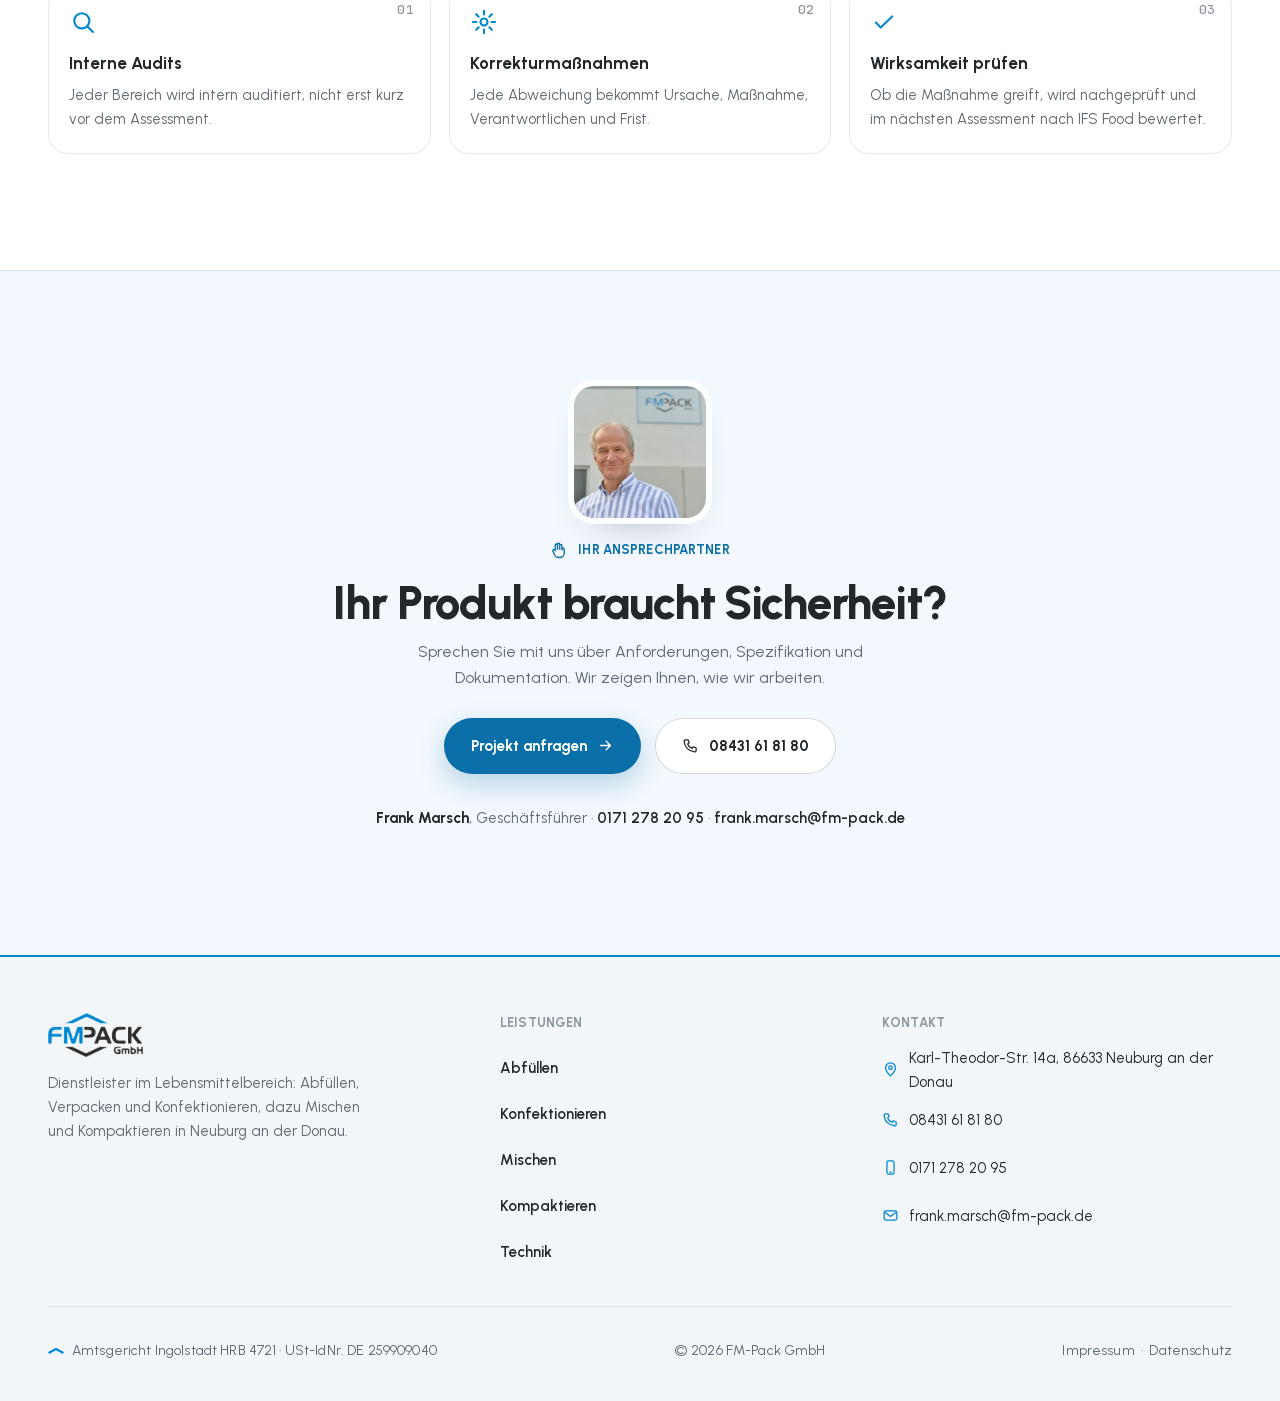
<file: qualitaet-nachhaltigkeit.html>
<!DOCTYPE html>
<html lang="de" class="kein-js">
<head>
<meta charset="UTF-8">
<meta name="viewport" content="width=device-width, initial-scale=1.0">
<title>Qualität und Nachhaltigkeit nach IFS Food | FM-Pack</title>
<meta name="description" content="FM-Pack ist nach IFS Food zertifiziert, im unangekündigten Assessment durch TÜV NORD CERT. HACCP, Rückverfolgbarkeit, interne Audits und Korrekturmaßnahmen.">
<meta name="robots" content="noindex,nofollow">
<link rel="canonical" href="https://www.fmpack.de/qualitaet-nachhaltigkeit">
<meta property="og:title" content="Qualität und Nachhaltigkeit nach IFS Food | FM-Pack">
<meta property="og:description" content="FM-Pack ist nach IFS Food zertifiziert, im unangekündigten Assessment durch TÜV NORD CERT. HACCP, Rückverfolgbarkeit, interne Audits und Korrekturmaßnahmen.">
<meta property="og:type" content="website">
<meta property="og:url" content="https://www.fmpack.de/qualitaet-nachhaltigkeit">
<meta property="og:image" content="https://www.fmpack.de/assets/img/team-fm-pack.jpg">
<meta name="theme-color" content="#ffffff">
<link rel="icon" type="image/png" sizes="512x512" href="assets/img/favicon.png">
<link rel="icon" type="image/png" sizes="32x32" href="assets/img/favicon-32.png">
<link rel="apple-touch-icon" href="assets/img/favicon.png">
<link rel="preload" href="assets/fonts/urbanist-800-latin.woff2" as="font" type="font/woff2" crossorigin>
<link rel="preload" href="assets/fonts/urbanist-600-latin.woff2" as="font" type="font/woff2" crossorigin>
<link rel="preload" href="assets/fonts/urbanist-400-latin.woff2" as="font" type="font/woff2" crossorigin>
<link rel="stylesheet" href="assets/fonts.css">
<link rel="stylesheet" href="styles.css?v=b9750cc0">
<script type="application/ld+json">{"@context": "https://schema.org", "@type": ["Organization", "LocalBusiness"], "name": "FM-Pack GmbH", "legalName": "FM-Pack GmbH", "vatID": "DE259909040", "url": "https://www.fmpack.de/", "telephone": "+49 8431 618180", "email": "frank.marsch@fm-pack.de", "image": "https://www.fmpack.de/assets/img/team-fm-pack.jpg", "logo": "https://www.fmpack.de/assets/img/logo.png", "founder": {"@type": "Person", "name": "Frank Marsch"}, "description": "Lohnhersteller im Lebensmittelbereich: Abfüllen, Verpacken und Konfektionieren, dazu Mischen und Kompaktieren von nicht kühlpflichtigen Lebensmitteln.", "address": {"@type": "PostalAddress", "streetAddress": "Karl-Theodor-Str. 14a", "postalCode": "86633", "addressLocality": "Neuburg an der Donau", "addressRegion": "Bayern", "addressCountry": "DE"}, "geo": {"@type": "GeoCoordinates", "latitude": 48.7322, "longitude": 11.1871}, "knowsAbout": ["Abfüllen", "Schlauchbeutel", "Vierrandsiegelbeutel", "Konfektionieren", "Verpacken", "Mischen", "Kompaktieren", "Lohnherstellung Lebensmittel", "Nahrungsergänzungsmittel"]}</script>
</head>
<body>
<a class="skip" href="#inhalt">Zum Inhalt</a>
<header>
  <div class="topbar"><div class="wrap">
    <span class="ort"><svg class="winkel " viewBox="0 0 100 34" aria-hidden="true" width="64" height="22"><polyline points="4,30 50,4.5 96,30"/></svg>Lohnherstellung für Lebensmittel · Neuburg an der Donau</span>
    <div class="rechts"><a href="tel:+498431618180"><svg class="ic" viewBox="0 0 24 24" width="24" height="24" aria-hidden="true"><path d="M5 4h3.5l1.7 4.2-2.2 1.6a10 10 0 0 0 6.2 6.2l1.6-2.2L20 15.5V19a2 2 0 0 1-2.1 2A15.5 15.5 0 0 1 3 6.1 2 2 0 0 1 5 4z"/></svg>08431 61 81 80</a><a href="mailto:frank.marsch@fm-pack.de"><svg class="ic" viewBox="0 0 24 24" width="24" height="24" aria-hidden="true"><rect x="3" y="5.5" width="18" height="13" rx="2.5"/><path d="m3.5 7 8.5 6.5L20.5 7"/></svg>frank.marsch@fm-pack.de</a></div>
  </div></div>
  <div class="wrap kopf">
    <a class="logo" href="./" aria-label="FM-Pack GmbH, Startseite"><img decoding="async" src="assets/opt/img-logo-480.webp" width="507" height="234" alt="FM-Pack GmbH"></a>
    <nav class="haupt" aria-label="Hauptmenü"><a href="unternehmen">Unternehmen</a><div class="hat-menu"><a href="leistungen">Leistungen<svg class="ic pfeil-ab" viewBox="0 0 24 24" width="24" height="24" aria-hidden="true"><path d="m6 9 6 6 6-6"/></svg></a><div class="drop"><div class="drop-innen"><a href="abfuellen"><svg class="ic" viewBox="0 0 24 24" width="24" height="24" aria-hidden="true"><path d="M6 6.5h12l1 2.5v10a2 2 0 0 1-2 2H7a2 2 0 0 1-2-2V9z"/><path d="M5 9h14M9 6.5V4h6v2.5"/></svg><span>Abfüllen</span></a><a href="konfektionieren"><svg class="ic" viewBox="0 0 24 24" width="24" height="24" aria-hidden="true"><path d="M3.5 8.5 12 4l8.5 4.5V17L12 21.5 3.5 17z"/><path d="M3.5 8.5 12 13l8.5-4.5M12 13v8.5"/></svg><span>Konfektionieren</span></a><a href="mischen"><svg class="ic" viewBox="0 0 24 24" width="24" height="24" aria-hidden="true"><path d="M4 7h16l-1.5 12a2 2 0 0 1-2 1.8h-9a2 2 0 0 1-2-1.8z"/><path d="M8 11c2 2 6 2 8 0M8 15c2 2 6 2 8 0"/></svg><span>Mischen</span></a><a href="kompaktieren"><svg class="ic" viewBox="0 0 24 24" width="24" height="24" aria-hidden="true"><path d="M6 3h12M9 3v5h6V3"/><rect x="5" y="12" width="14" height="4" rx="2"/><path d="M12 8v4M4 20h16"/></svg><span>Kompaktieren</span></a><a href="technik"><svg class="ic" viewBox="0 0 24 24" width="24" height="24" aria-hidden="true"><path d="M4 14.5 13 5.5l2-1 2.5 2.5-1 2-9 9-3.5.5z"/><path d="m13 5.5 5.5 5.5M5 19l2-2"/></svg><span>Technik</span></a><a class="drop-alle" href="leistungen">Alle Leistungen <svg class="ic" viewBox="0 0 24 24" width="24" height="24" aria-hidden="true"><path d="M5 12h14M13 6l6 6-6 6"/></svg></a></div></div></div><a href="qualitaet-nachhaltigkeit" class="aktiv">Qualität</a></nav>
    <button class="menu-knopf" aria-label="Menü" aria-expanded="false"><span></span><span></span></button>
    <a class="btn btn-blau" href="kontakt"><span>Projekt anfragen</span><svg class="ic" viewBox="0 0 24 24" width="24" height="24" aria-hidden="true"><path d="M5 12h14M13 6l6 6-6 6"/></svg></a>
  </div>
</header>
<div class="menu-flaeche" hidden><a href="./">Start</a><a href="unternehmen">Unternehmen</a><a href="leistungen">Leistungen</a><div class="mob-leistungen"><a href="abfuellen"><svg class="ic" viewBox="0 0 24 24" width="24" height="24" aria-hidden="true"><path d="M6 6.5h12l1 2.5v10a2 2 0 0 1-2 2H7a2 2 0 0 1-2-2V9z"/><path d="M5 9h14M9 6.5V4h6v2.5"/></svg>Abfüllen</a><a href="konfektionieren"><svg class="ic" viewBox="0 0 24 24" width="24" height="24" aria-hidden="true"><path d="M3.5 8.5 12 4l8.5 4.5V17L12 21.5 3.5 17z"/><path d="M3.5 8.5 12 13l8.5-4.5M12 13v8.5"/></svg>Konfektionieren</a><a href="mischen"><svg class="ic" viewBox="0 0 24 24" width="24" height="24" aria-hidden="true"><path d="M4 7h16l-1.5 12a2 2 0 0 1-2 1.8h-9a2 2 0 0 1-2-1.8z"/><path d="M8 11c2 2 6 2 8 0M8 15c2 2 6 2 8 0"/></svg>Mischen</a><a href="kompaktieren"><svg class="ic" viewBox="0 0 24 24" width="24" height="24" aria-hidden="true"><path d="M6 3h12M9 3v5h6V3"/><rect x="5" y="12" width="14" height="4" rx="2"/><path d="M12 8v4M4 20h16"/></svg>Kompaktieren</a><a href="technik"><svg class="ic" viewBox="0 0 24 24" width="24" height="24" aria-hidden="true"><path d="M4 14.5 13 5.5l2-1 2.5 2.5-1 2-9 9-3.5.5z"/><path d="m13 5.5 5.5 5.5M5 19l2-2"/></svg>Technik</a></div><a href="qualitaet-nachhaltigkeit">Qualität &amp; Nachhaltigkeit</a><a class="cta" href="kontakt">Projekt anfragen</a></div>
<main id="inhalt">
<div class="hero hero-u"><div class="hero-film"><video poster="assets/opt/video-hero-qualitaet-poster-960.webp" muted loop playsinline autoplay preload="metadata" aria-hidden="true"><source src="assets/opt/video-hero-qualitaet-m.mp4" media="(max-width: 760px)" type="video/mp4"><source src="assets/opt/video-hero-qualitaet.mp4" type="video/mp4"></video></div><div class="wrap hero-inhalt">
    <nav class="krumen" aria-label="Sie sind hier"><a href="./">Start</a><i></i><span>Qualität</span></nav>
    <div class="klammer"><svg class="winkel k-oben" viewBox="0 0 100 34" aria-hidden="true" width="64" height="22"><polyline points="4,30 50,4.5 96,30"/></svg><svg class="winkel k-unten" viewBox="0 0 100 34" aria-hidden="true" width="64" height="22"><polyline points="4,30 50,4.5 96,30"/></svg><h1>Qualität und&nbsp;Nachhaltigkeit<span class="h1-ort">FM-Pack GmbH · Neuburg an der Donau</span></h1></div>
    <p class="sub">Zertifiziert nach IFS Food im unangekündigten Assessment: Die Prüfer sehen unsere Produktion so, wie sie an jedem Tag läuft.</p>
    <div class="hero-cta"><a class="btn btn-blau" href="kontakt"><span>Projekt anfragen</span><svg class="ic" viewBox="0 0 24 24" width="24" height="24" aria-hidden="true"><path d="M5 12h14M13 6l6 6-6 6"/></svg></a></div>
  </div></div>

<section><div class="wrap">
  <div class="kopfzeile  rev"><span class="kicker"><svg class="ic" viewBox="0 0 24 24" width="24" height="24" aria-hidden="true"><path d="M12 3 4.5 6v5.5c0 4.4 3.2 7.8 7.5 9.5 4.3-1.7 7.5-5.1 7.5-9.5V6L12 3z"/><path d="m9 12 2 2 4-4.5"/></svg>Zertifiziert</span><h2>IFS Food, unangekündigtes Assessment durch TÜV NORD&nbsp;CERT.</h2><p class=sub>Der International Featured Standard Food bewertet die Verarbeitungstätigkeiten eines Betriebs: Lebensmittelsicherheit, Qualität und Rechtskonformität.</p></div>
  <div class="zert rev">
    <div class="siegel"><svg class="ic" viewBox="0 0 24 24" width="24" height="24" aria-hidden="true"><path d="M12 3 4.5 6v5.5c0 4.4 3.2 7.8 7.5 9.5 4.3-1.7 7.5-5.1 7.5-9.5V6L12 3z"/><path d="m9 12 2 2 4-4.5"/></svg><b>IFS Food</b><span>International Featured Standard</span><span class="mass">COID 56379</span></div>
    <div><h3>Was das Zertifikat bestätigt</h3>
      <dl><dt>Assessment</dt><dd>Unangekündigt, nach IFS Food</dd><dt>Zertifizierungsstelle</dt><dd>TÜV NORD CERT GmbH, Essen, akkreditiert nach ISO/IEC 17065</dd><dt>Zertifizierungsbereich</dt><dd>Mischen, Kompaktieren, Abfüllen, Verpacken und Konfektionieren von nicht kühlpflichtigen Lebensmitteln</dd><dt>Produkt-Scopes</dt><dd>Getreideprodukte, Cerealien, Industriebackwaren und Feingebäck, Süßwaren, Snacks · Trockenprodukte, andere Zutaten und Zusätze</dd><dt>Verpackt in</dt><dd>Gläser, Kunststofffolie, Aluminiumverbundfolie, Kunststoffkapseln, Papier-, Metall- und Kunststoffdosen, Papierbeutel, Kunststoffeimer</dd><dt>Zulassungsnummer</dt><dd>76/2011 (behördlich)</dd></dl>
      </div>
  </div>
</div></section>
<section class="grau"><div class="wrap">
  <div class="band-text">
    <div class="rev"><span class="kicker"><svg class="ic" viewBox="0 0 24 24" width="24" height="24" aria-hidden="true"><circle cx="11" cy="11" r="6.5"/><path d="m16 16 4.5 4.5"/></svg>Im Assessment geprüft</span><h2>Was IFS Food von uns&nbsp;verlangt.</h2>
      <p class="sub">Bewertet wird kein Ordner, sondern der laufende Betrieb. Die sechs Kapitel des Standards prüft die Zertifizierungsstelle vor Ort, in der Produktion, an den Anlagen und in der Dokumentation.</p></div>
    <div class="rev rev-1"><div class="register rev"><div class="zeile"><svg class="ic" viewBox="0 0 24 24" width="24" height="24" aria-hidden="true"><path d="M7 11V5.5a1.5 1.5 0 0 1 3 0V11M10 10V4.5a1.5 1.5 0 0 1 3 0V11M13 10.5V6a1.5 1.5 0 0 1 3 0v6M16 12v-1a1.5 1.5 0 0 1 3 0v5a6 6 0 0 1-6 6h-1.5a6 6 0 0 1-5.2-3L4 13.5a1.5 1.5 0 0 1 2.6-1.5L7 13"/></svg><div><b>Unternehmensverantwortung</b><span>Lebensmittelsicherheitskultur, Ziele und Zuständigkeiten, getragen von der Geschäftsführung</span></div><span class="nr">01</span></div><div class="zeile"><svg class="ic" viewBox="0 0 24 24" width="24" height="24" aria-hidden="true"><circle cx="11" cy="11" r="6.5"/><path d="m16 16 4.5 4.5"/></svg><div><b>HACCP und Qualitätsmanagement</b><span>Gefahrenanalyse je Prozessschritt, überwachte kritische Kontrollpunkte, lückenlose Dokumentation</span></div><span class="nr">02</span></div><div class="zeile"><svg class="ic" viewBox="0 0 24 24" width="24" height="24" aria-hidden="true"><path d="M12 3 4.5 6v5.5c0 4.4 3.2 7.8 7.5 9.5 4.3-1.7 7.5-5.1 7.5-9.5V6L12 3z"/><path d="m9 12 2 2 4-4.5"/></svg><div><b>Personal und Hygiene</b><span>Personalhygiene, Schutzkleidung und Schulungen für alle, die mit dem Produkt arbeiten</span></div><span class="nr">03</span></div><div class="zeile"><svg class="ic" viewBox="0 0 24 24" width="24" height="24" aria-hidden="true"><rect x="3.5" y="6" width="17" height="12" rx="2"/><path d="M7 10h5M7 13h8M15 10h2"/></svg><div><b>Betriebliche Prozesse</b><span>Wareneingang, Rückverfolgbarkeit jeder Charge, Allergen- und Fremdkörpermanagement</span></div><span class="nr">04</span></div><div class="zeile"><svg class="ic" viewBox="0 0 24 24" width="24" height="24" aria-hidden="true"><path d="M12 4v16M5 20h14M4 10l3-6 3 6a3 3 0 0 1-6 0zM14 10l3-6 3 6a3 3 0 0 1-6 0z"/></svg><div><b>Messen, Analysieren, Verbessern</b><span>Interne Audits, Produktfreigabe, Abweichungen und Korrekturmaßnahmen, Rückrufmanagement</span></div><span class="nr">05</span></div><div class="zeile"><svg class="ic" viewBox="0 0 24 24" width="24" height="24" aria-hidden="true"><path d="m5 12.5 4.2 4.2L19 7.2"/></svg><div><b>Food Defense</b><span>Schutz von Produkt und Betrieb vor vorsätzlicher Manipulation</span></div><span class="nr">06</span></div></div></div>
  </div>
</div></section>
<section><div class="wrap">
  <div class="kopfzeile  rev"><span class="kicker"><svg class="ic" viewBox="0 0 24 24" width="24" height="24" aria-hidden="true"><path d="M20 12a8 8 0 1 1-2.3-5.7"/><path d="M20 4v4h-4"/></svg>Nachhaltig weiterentwickelt</span><h2>Verbessern ist bei uns ein Prozess, kein&nbsp;Projekt.</h2><p class=sub>Durch ständige Verbesserungsprozesse haben wir uns in den letzten Jahren stetig und nachhaltig weiterentwickelt. So läuft eine Verbesserung bei uns ab:</p></div>
  <div class="achse drei"><div class="halt rev rev-0"><span class="nr">01</span><svg class="ic" viewBox="0 0 24 24" width="24" height="24" aria-hidden="true"><circle cx="11" cy="11" r="6.5"/><path d="m16 16 4.5 4.5"/></svg><b>Interne Audits</b><p>Jeder Bereich wird intern auditiert, nicht erst kurz vor dem Assessment.</p></div><div class="halt rev rev-1"><span class="nr">02</span><svg class="ic" viewBox="0 0 24 24" width="24" height="24" aria-hidden="true"><circle cx="12" cy="12" r="3"/><path d="M12 2.5v3M12 18.5v3M2.5 12h3M18.5 12h3M5.3 5.3l2.1 2.1M16.6 16.6l2.1 2.1M5.3 18.7l2.1-2.1M16.6 7.4l2.1-2.1"/></svg><b>Korrekturmaßnahmen</b><p>Jede Abweichung bekommt Ursache, Maßnahme, Verantwortlichen und Frist.</p></div><div class="halt rev rev-2"><span class="nr">03</span><svg class="ic" viewBox="0 0 24 24" width="24" height="24" aria-hidden="true"><path d="m5 12.5 4.2 4.2L19 7.2"/></svg><b>Wirksamkeit prüfen</b><p>Ob die Maßnahme greift, wird nachgeprüft und im nächsten Assessment nach IFS Food bewertet.</p></div></div>
</div></section>
<section class="abschluss"><div class="wrap">
  <div class="abschluss-karte rev">
    <div class="abschluss-foto"><img fetchpriority="low" src="assets/opt/img-frank-marsch-341.webp" alt="Frank Marsch, Geschäftsführer der FM-Pack GmbH, Neuburg an der Donau" width="341" height="297" decoding=async style="--pos:center 28%"></div>
    <span class="kicker"><svg class="ic" viewBox="0 0 24 24" width="24" height="24" aria-hidden="true"><path d="M7 11V5.5a1.5 1.5 0 0 1 3 0V11M10 10V4.5a1.5 1.5 0 0 1 3 0V11M13 10.5V6a1.5 1.5 0 0 1 3 0v6M16 12v-1a1.5 1.5 0 0 1 3 0v5a6 6 0 0 1-6 6h-1.5a6 6 0 0 1-5.2-3L4 13.5a1.5 1.5 0 0 1 2.6-1.5L7 13"/></svg>Ihr Ansprechpartner</span>
    <h2>Ihr Produkt braucht Sicherheit?</h2>
    <p class="sub">Sprechen Sie mit uns über Anforderungen, Spezifikation und Dokumentation. Wir zeigen Ihnen, wie wir arbeiten.</p>
    <div class="knoepfe"><a class="btn btn-blau" href="kontakt"><span>Projekt anfragen</span><svg class="ic" viewBox="0 0 24 24" width="24" height="24" aria-hidden="true"><path d="M5 12h14M13 6l6 6-6 6"/></svg></a><a class="btn btn-linie" href="tel:+498431618180"><svg class="ic" viewBox="0 0 24 24" width="24" height="24" aria-hidden="true"><path d="M5 4h3.5l1.7 4.2-2.2 1.6a10 10 0 0 0 6.2 6.2l1.6-2.2L20 15.5V19a2 2 0 0 1-2.1 2A15.5 15.5 0 0 1 3 6.1 2 2 0 0 1 5 4z"/></svg><span>08431 61 81 80</span></a></div>
    <p class="abschluss-name"><b>Frank Marsch</b>, Geschäftsführer · <a href="tel:+491712782095">0171 278 20 95</a> · <a href="mailto:frank.marsch@fm-pack.de">frank.marsch@fm-pack.de</a></p>
  </div>
</div></section>
</main>
<footer>
  <div class="wrap">
    <div class="fuss-oben">
      <div><div class="fuss-logo"><img fetchpriority="low" decoding="async" src="assets/opt/img-logo-480.webp" width="507" height="234" alt="FM-Pack GmbH"></div>
        <p class="fuss-claim">Dienstleister im Lebensmittelbereich: Abfüllen, Verpacken und Konfektionieren, dazu Mischen und Kompaktieren in Neuburg an der Donau.</p></div>
      <div><div class="fuss-titel">Leistungen</div><nav class="fuss-nav" aria-label="Leistungen"><a href="abfuellen">Abfüllen</a><a href="konfektionieren">Konfektionieren</a><a href="mischen">Mischen</a><a href="kompaktieren">Kompaktieren</a><a href="technik">Technik</a></nav></div>
      <div><div class="fuss-titel">Kontakt</div><div class="fuss-kontakt">
        <span><svg class="ic" viewBox="0 0 24 24" width="24" height="24" aria-hidden="true"><path d="M12 21s-7-6.4-7-11.5a7 7 0 0 1 14 0C19 14.6 12 21 12 21z"/><circle cx="12" cy="9.5" r="2.5"/></svg>Karl-Theodor-Str. 14a, 86633 Neuburg an der Donau</span>
        <a href="tel:+498431618180"><svg class="ic" viewBox="0 0 24 24" width="24" height="24" aria-hidden="true"><path d="M5 4h3.5l1.7 4.2-2.2 1.6a10 10 0 0 0 6.2 6.2l1.6-2.2L20 15.5V19a2 2 0 0 1-2.1 2A15.5 15.5 0 0 1 3 6.1 2 2 0 0 1 5 4z"/></svg>08431 61 81 80</a>
        <a href="tel:+491712782095"><svg class="ic" viewBox="0 0 24 24" width="24" height="24" aria-hidden="true"><rect x="7" y="2.5" width="10" height="19" rx="2.5"/><path d="M11 18.5h2"/></svg>0171 278 20 95</a>
        <a href="mailto:frank.marsch@fm-pack.de"><svg class="ic" viewBox="0 0 24 24" width="24" height="24" aria-hidden="true"><rect x="3" y="5.5" width="18" height="13" rx="2.5"/><path d="m3.5 7 8.5 6.5L20.5 7"/></svg>frank.marsch@fm-pack.de</a></div></div>
    </div>
    <div class="fuss-unten">
      <div><svg class="winkel " viewBox="0 0 100 34" aria-hidden="true" width="64" height="22"><polyline points="4,30 50,4.5 96,30"/></svg>Amtsgericht Ingolstadt HRB 4721 · USt-IdNr. DE 259909040</div>
      <div>© 2026 FM-Pack GmbH</div>
      <div><a href="impressum">Impressum</a> &nbsp;·&nbsp; <a href="datenschutzerklaerung">Datenschutz</a></div>
    </div>
  </div>
</footer>
<a class="wa" href="https://wa.me/491712782095" target="_blank" rel="noopener" aria-label="Per WhatsApp schreiben"><svg class="" viewBox="0 0 24 24" width="24" height="24" aria-hidden="true"><path fill="currentColor" stroke="none" d="M12 2.2A9.8 9.8 0 0 0 3.6 17l-1.4 5.2 5.3-1.4A9.8 9.8 0 1 0 12 2.2zm0 17.9a8.1 8.1 0 0 1-4.2-1.2l-.3-.2-3.1.8.8-3-.2-.3A8.1 8.1 0 1 1 12 20.1zm4.5-6c-.2-.1-1.5-.7-1.7-.8s-.4-.1-.6.1-.6.8-.8 1-.3.2-.5.1a6.7 6.7 0 0 1-3.3-2.9c-.2-.4.3-.4.7-1.3.1-.2 0-.3 0-.4l-.8-1.8c-.2-.5-.4-.4-.6-.4h-.5a1 1 0 0 0-.7.3 3 3 0 0 0-.9 2.2 5.2 5.2 0 0 0 1.1 2.8 11.9 11.9 0 0 0 4.6 4c1.7.7 2.1.6 2.8.5a2.5 2.5 0 0 0 1.6-1.1 2 2 0 0 0 .1-1.1c0-.1-.2-.2-.5-.3z"/></svg><span>WhatsApp</span></a>
<script src="main.js?v=3b87bf62" defer></script>
</body>
</html>
</file>
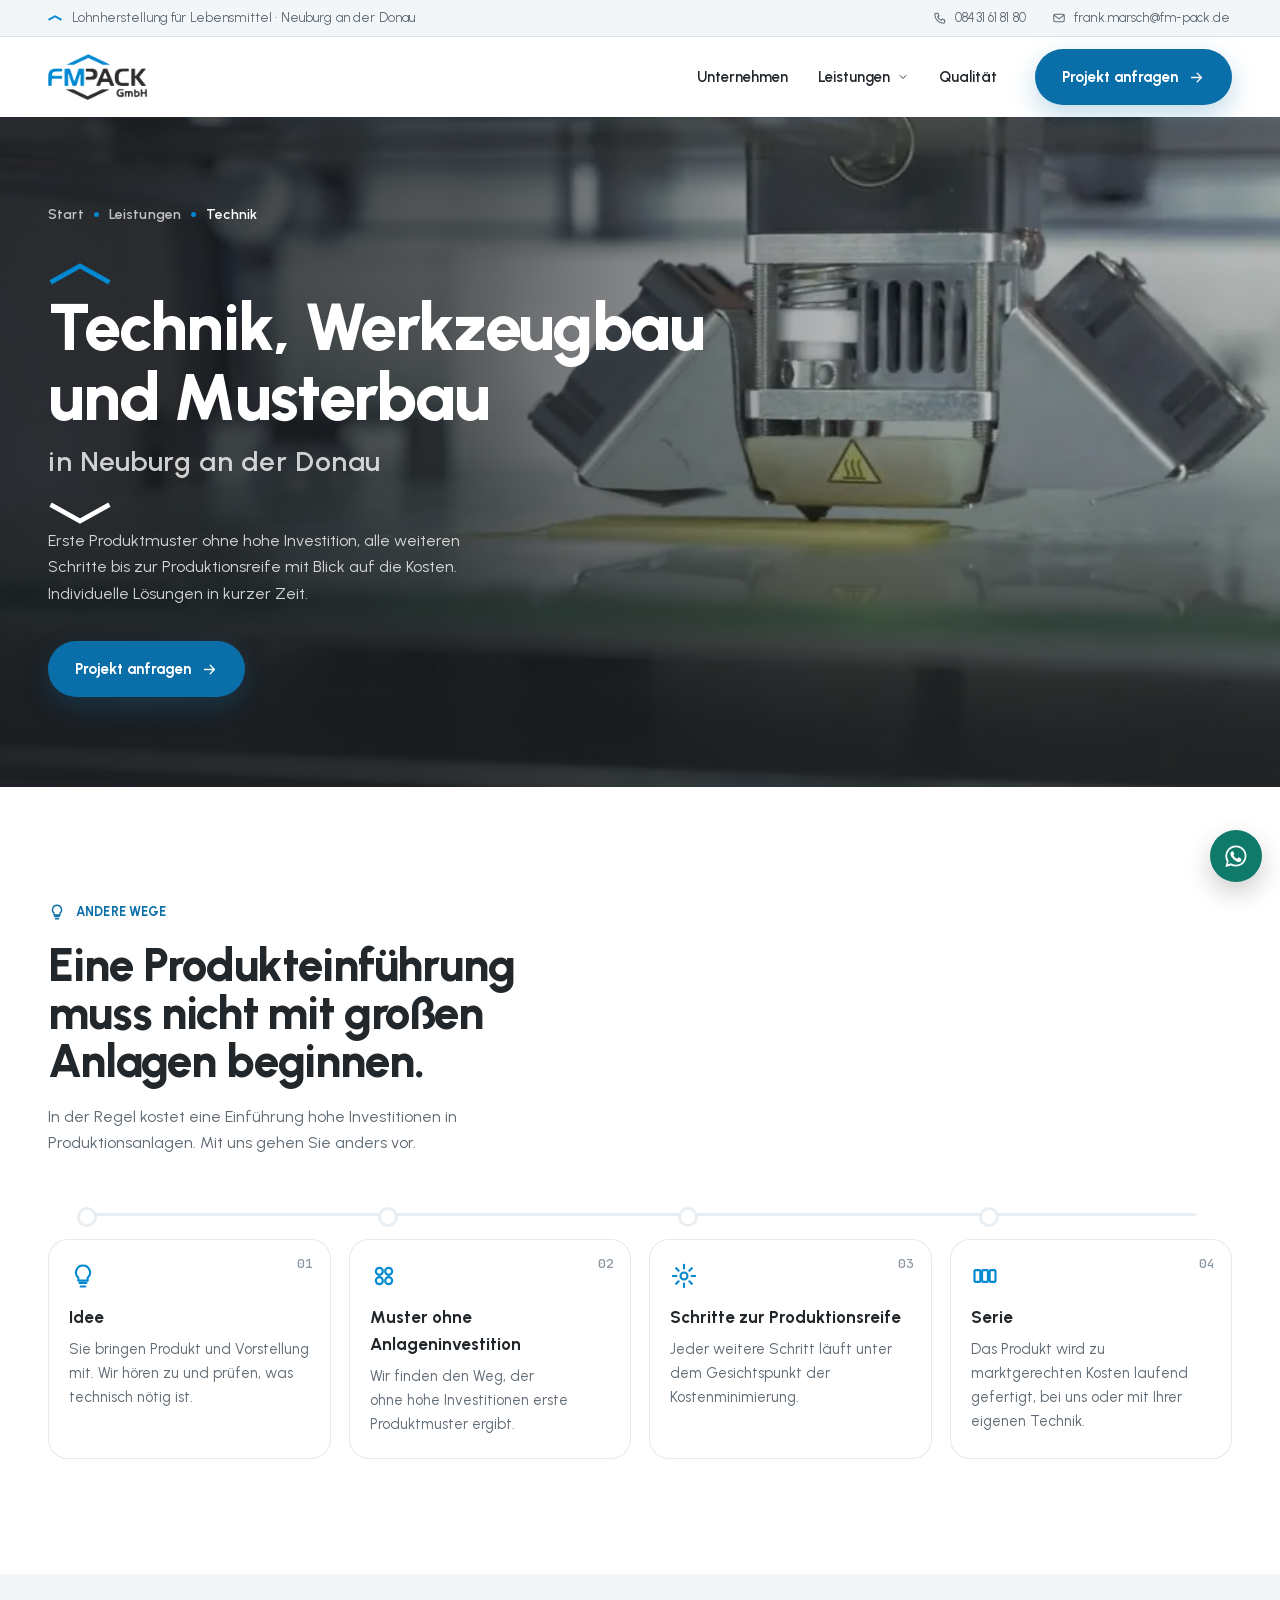
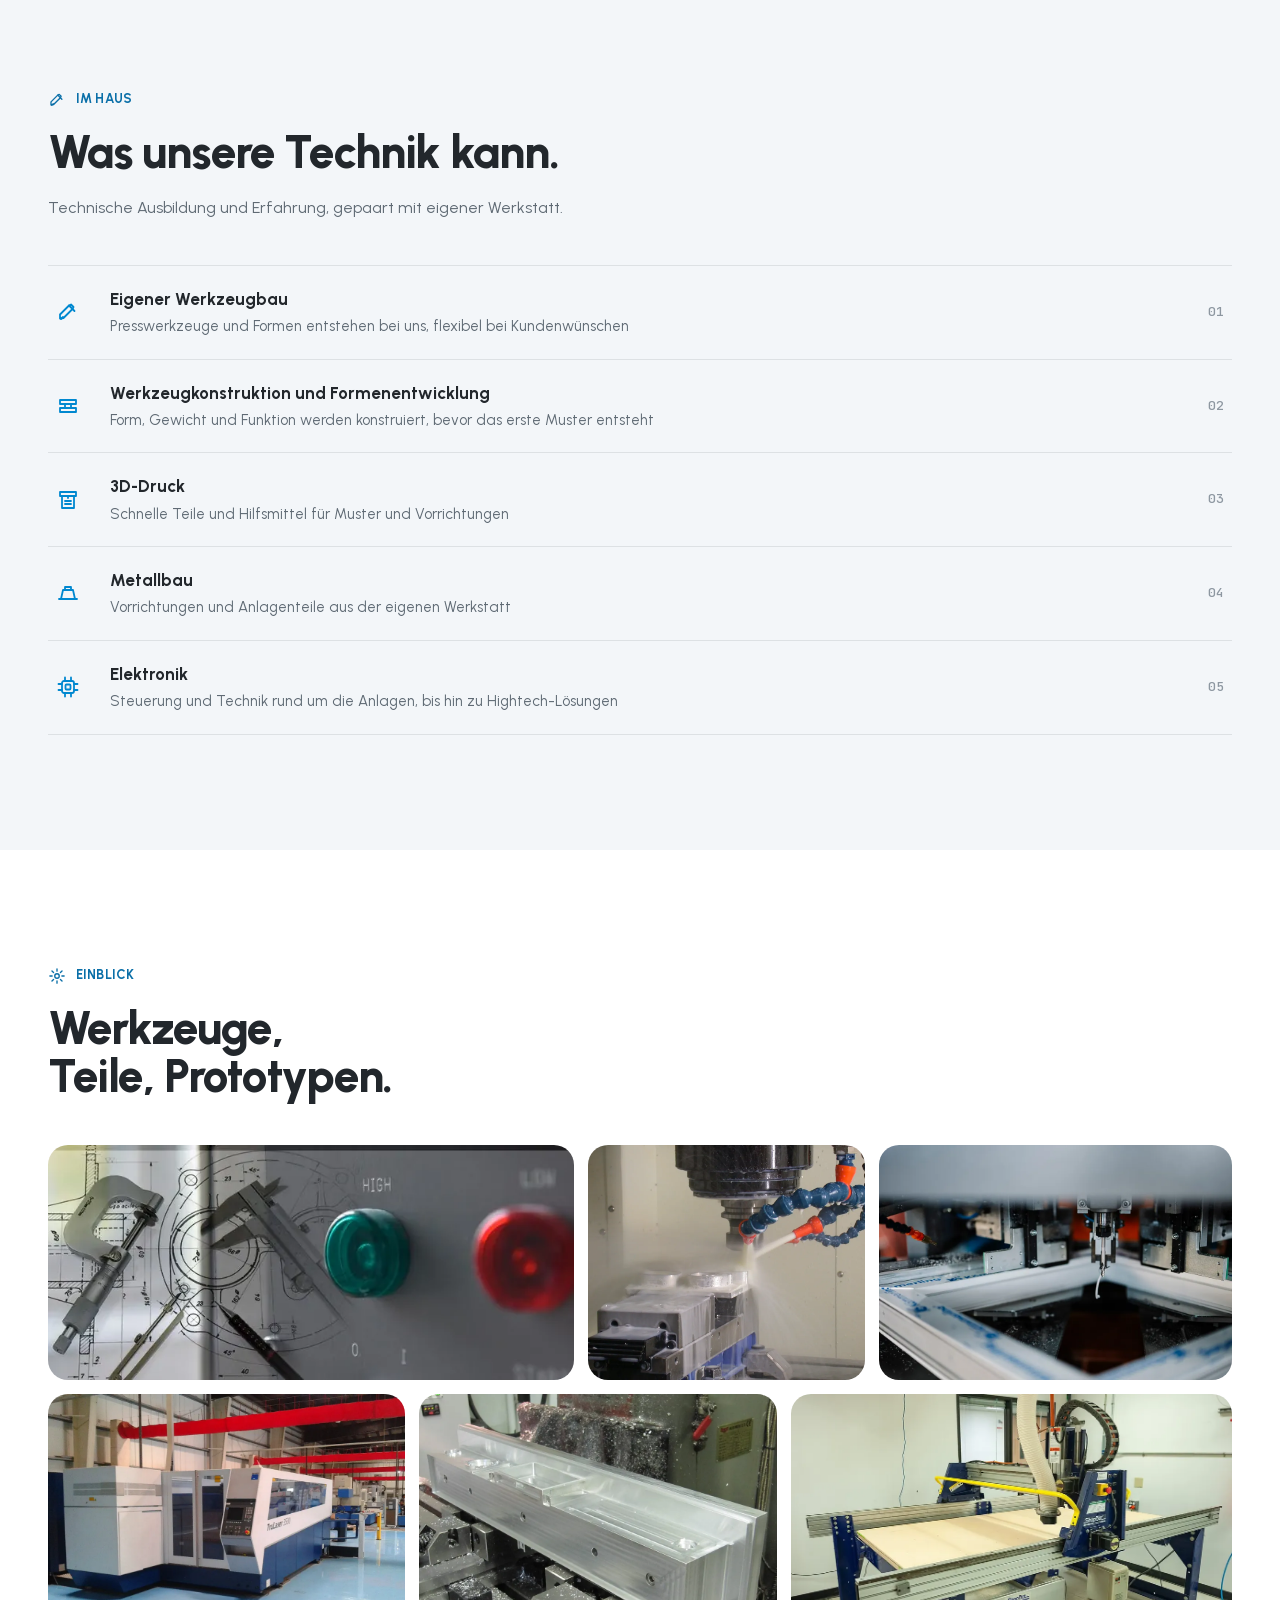
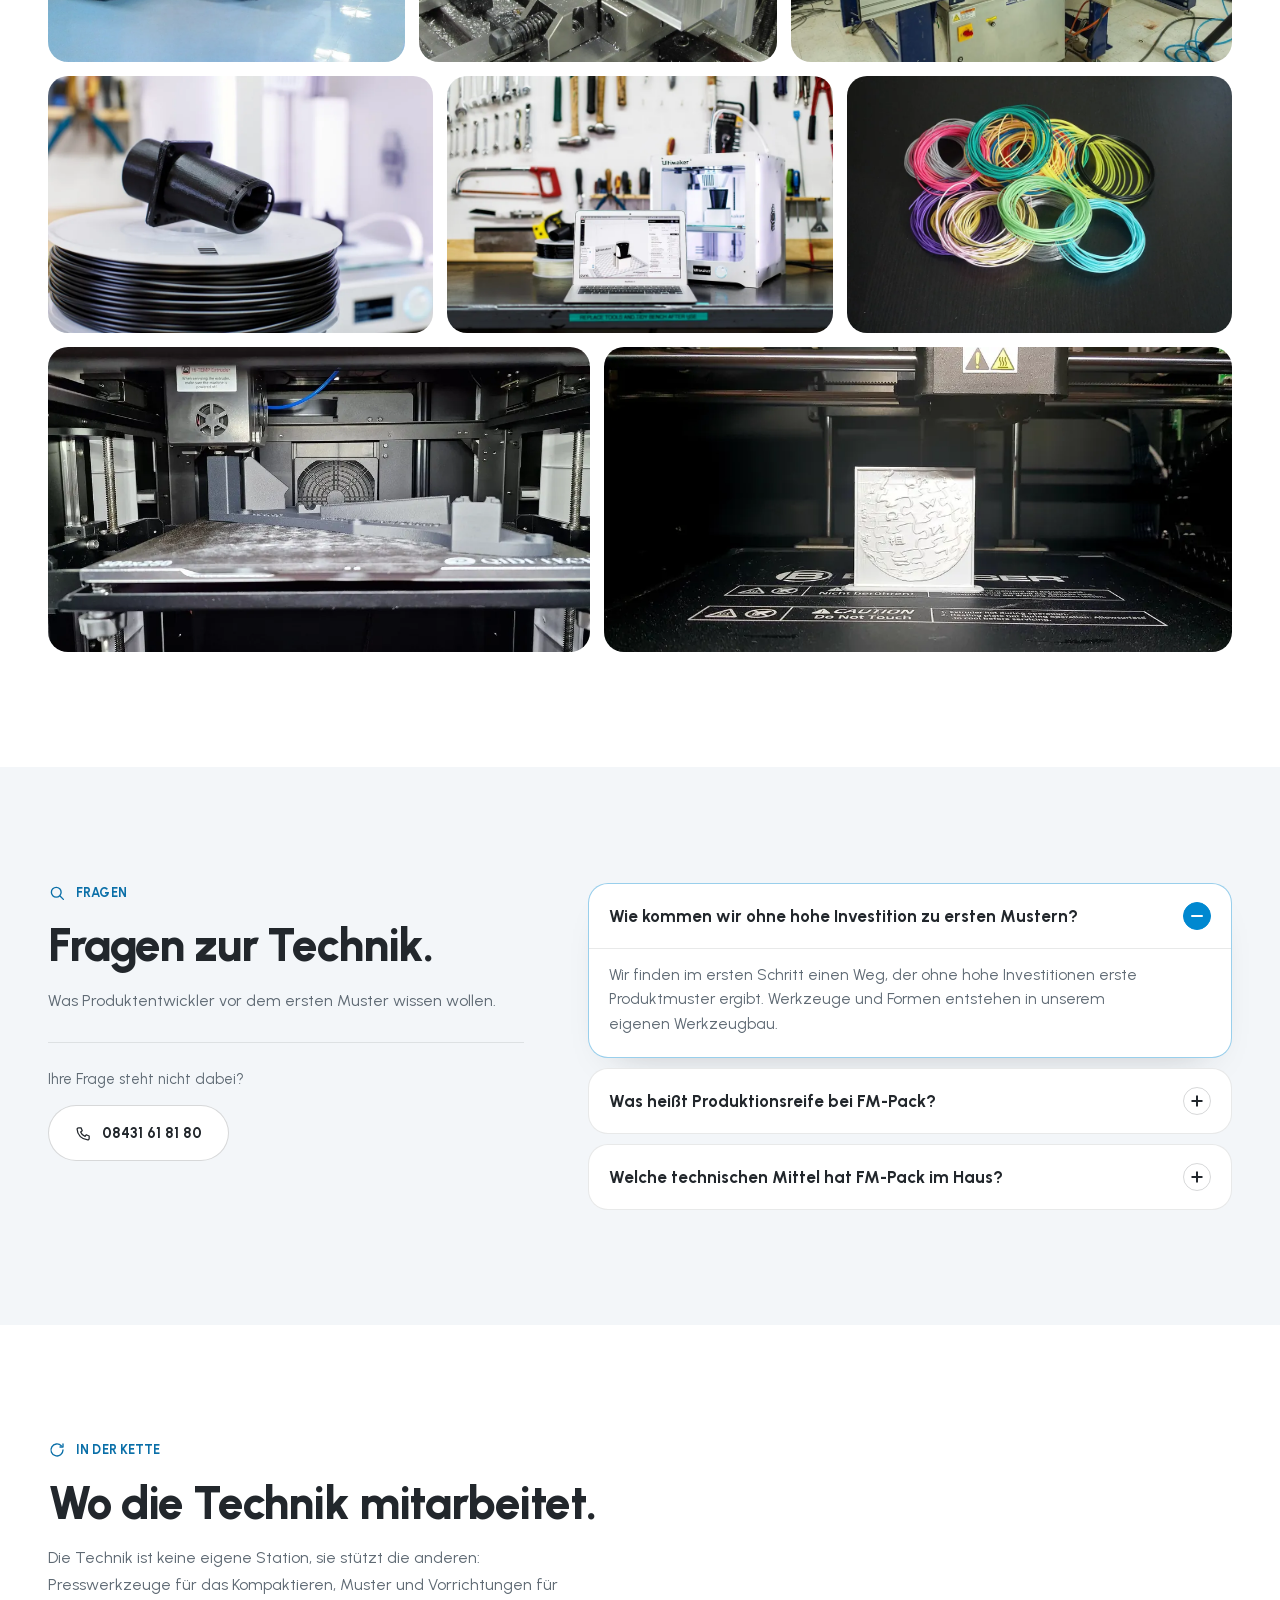
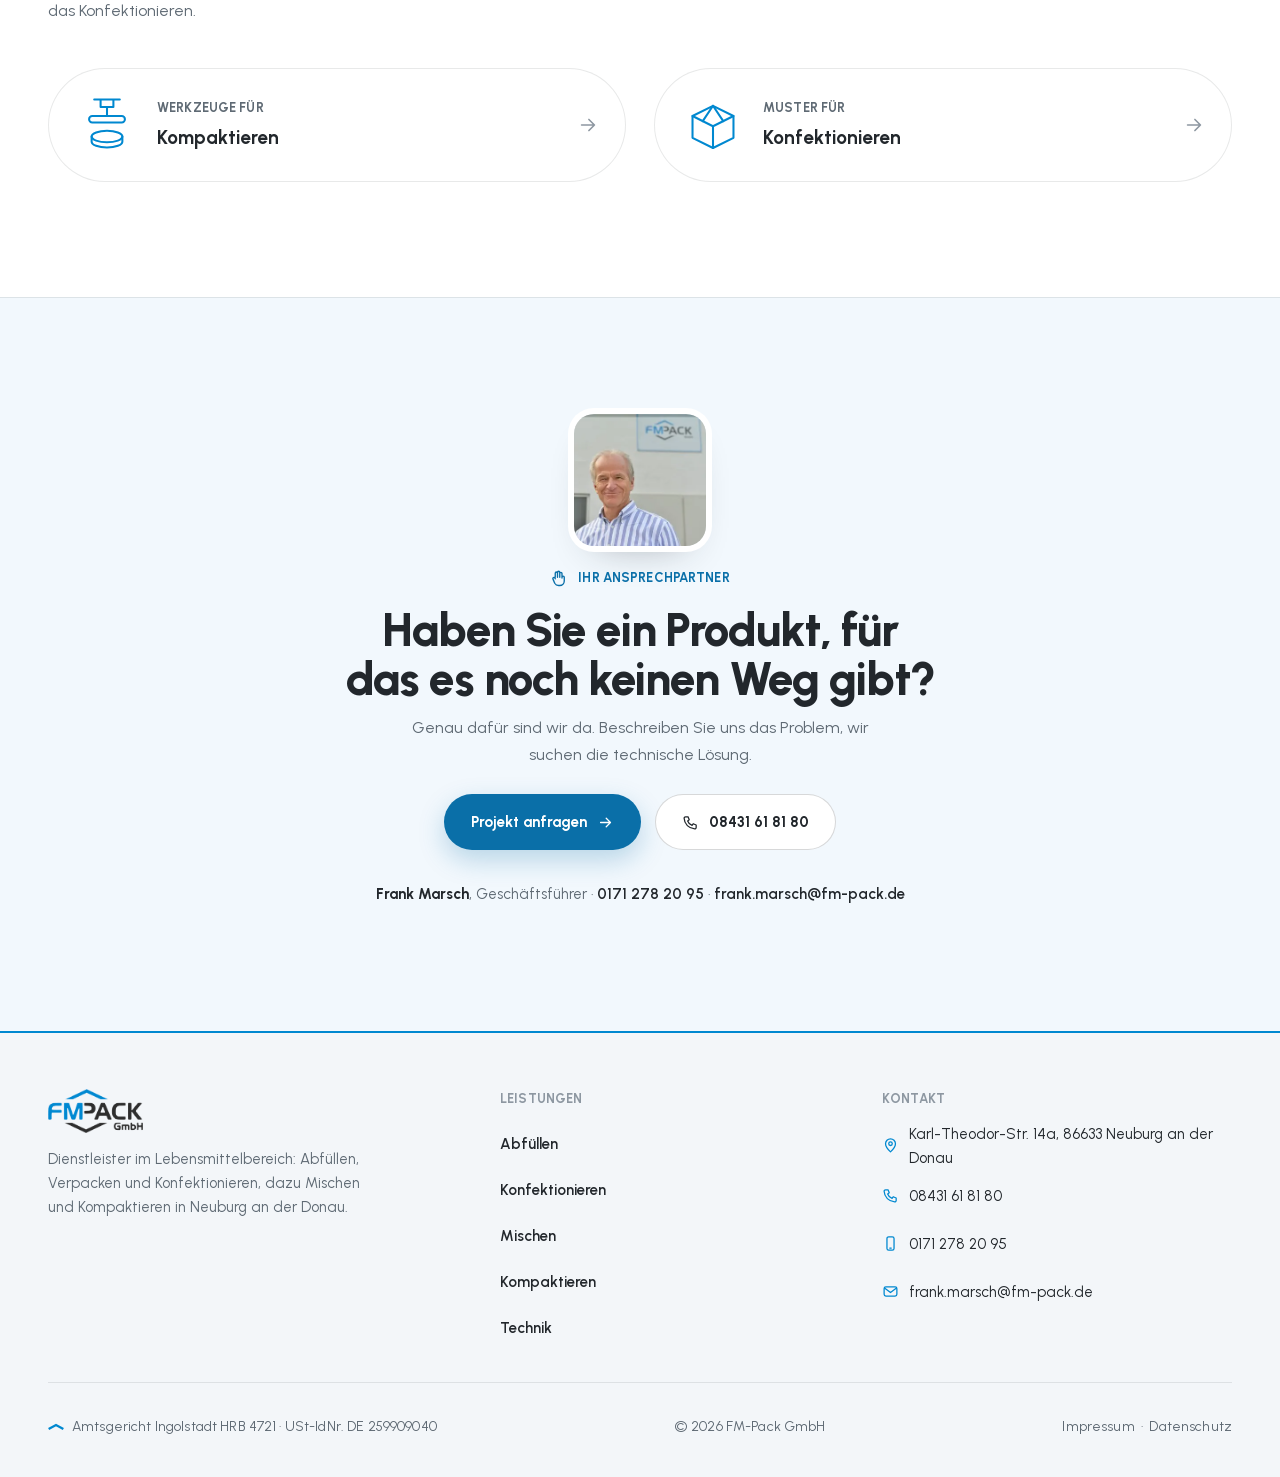
<file: technik.html>
<!DOCTYPE html>
<html lang="de" class="kein-js">
<head>
<meta charset="UTF-8">
<meta name="viewport" content="width=device-width, initial-scale=1.0">
<title>Technik, Werkzeugbau und Musterbau für Lebensmittel | FM-Pack</title>
<meta name="description" content="Erste Produktmuster ohne hohe Investition, dann der Weg zur Produktionsreife: eigener Werkzeugbau, Formenentwicklung, 3D-Druck und Metallbau bei FM-Pack.">
<meta name="robots" content="noindex,nofollow">
<link rel="canonical" href="https://www.fmpack.de/technik">
<meta property="og:title" content="Technik, Werkzeugbau und Musterbau für Lebensmittel | FM-Pack">
<meta property="og:description" content="Erste Produktmuster ohne hohe Investition, dann der Weg zur Produktionsreife: eigener Werkzeugbau, Formenentwicklung, 3D-Druck und Metallbau bei FM-Pack.">
<meta property="og:type" content="website">
<meta property="og:url" content="https://www.fmpack.de/technik">
<meta property="og:image" content="https://www.fmpack.de/assets/img/team-fm-pack.jpg">
<meta name="theme-color" content="#ffffff">
<link rel="icon" type="image/png" sizes="512x512" href="assets/img/favicon.png">
<link rel="icon" type="image/png" sizes="32x32" href="assets/img/favicon-32.png">
<link rel="apple-touch-icon" href="assets/img/favicon.png">
<link rel="preload" href="assets/fonts/urbanist-800-latin.woff2" as="font" type="font/woff2" crossorigin>
<link rel="preload" href="assets/fonts/urbanist-600-latin.woff2" as="font" type="font/woff2" crossorigin>
<link rel="preload" href="assets/fonts/urbanist-400-latin.woff2" as="font" type="font/woff2" crossorigin>
<link rel="stylesheet" href="assets/fonts.css">
<link rel="stylesheet" href="styles.css?v=b9750cc0">
<script type="application/ld+json">{"@context": "https://schema.org", "@type": ["Organization", "LocalBusiness"], "name": "FM-Pack GmbH", "legalName": "FM-Pack GmbH", "vatID": "DE259909040", "url": "https://www.fmpack.de/", "telephone": "+49 8431 618180", "email": "frank.marsch@fm-pack.de", "image": "https://www.fmpack.de/assets/img/team-fm-pack.jpg", "logo": "https://www.fmpack.de/assets/img/logo.png", "founder": {"@type": "Person", "name": "Frank Marsch"}, "description": "Lohnhersteller im Lebensmittelbereich: Abfüllen, Verpacken und Konfektionieren, dazu Mischen und Kompaktieren von nicht kühlpflichtigen Lebensmitteln.", "address": {"@type": "PostalAddress", "streetAddress": "Karl-Theodor-Str. 14a", "postalCode": "86633", "addressLocality": "Neuburg an der Donau", "addressRegion": "Bayern", "addressCountry": "DE"}, "geo": {"@type": "GeoCoordinates", "latitude": 48.7322, "longitude": 11.1871}, "knowsAbout": ["Abfüllen", "Schlauchbeutel", "Vierrandsiegelbeutel", "Konfektionieren", "Verpacken", "Mischen", "Kompaktieren", "Lohnherstellung Lebensmittel", "Nahrungsergänzungsmittel"]}</script><script type="application/ld+json">{"@context": "https://schema.org", "@type": "FAQPage", "mainEntity": [{"@type": "Question", "name": "Wie kommen wir ohne hohe Investition zu ersten Mustern?", "acceptedAnswer": {"@type": "Answer", "text": "Wir finden im ersten Schritt einen Weg, der ohne hohe Investitionen erste Produktmuster ergibt. Werkzeuge und Formen entstehen in unserem eigenen Werkzeugbau."}}, {"@type": "Question", "name": "Was heißt Produktionsreife bei FM-Pack?", "acceptedAnswer": {"@type": "Answer", "text": "Alle Schritte vom Muster bis zur Serie werden unter dem Gesichtspunkt der Kostenminimierung vollzogen. Am Ende steht ein Produkt, das zu marktgerechten Kosten laufend gefertigt werden kann."}}, {"@type": "Question", "name": "Welche technischen Mittel hat FM-Pack im Haus?", "acceptedAnswer": {"@type": "Answer", "text": "Technische Ausbildung und Erfahrung, eigener Werkzeugbau und Werkzeugkonstruktion, Formenentwicklung, dazu 3D-Druck, Metallbau und Elektronik für individuelle Lösungen in kurzer Zeit."}}]}</script>
</head>
<body>
<a class="skip" href="#inhalt">Zum Inhalt</a>
<header>
  <div class="topbar"><div class="wrap">
    <span class="ort"><svg class="winkel " viewBox="0 0 100 34" aria-hidden="true" width="64" height="22"><polyline points="4,30 50,4.5 96,30"/></svg>Lohnherstellung für Lebensmittel · Neuburg an der Donau</span>
    <div class="rechts"><a href="tel:+498431618180"><svg class="ic" viewBox="0 0 24 24" width="24" height="24" aria-hidden="true"><path d="M5 4h3.5l1.7 4.2-2.2 1.6a10 10 0 0 0 6.2 6.2l1.6-2.2L20 15.5V19a2 2 0 0 1-2.1 2A15.5 15.5 0 0 1 3 6.1 2 2 0 0 1 5 4z"/></svg>08431 61 81 80</a><a href="mailto:frank.marsch@fm-pack.de"><svg class="ic" viewBox="0 0 24 24" width="24" height="24" aria-hidden="true"><rect x="3" y="5.5" width="18" height="13" rx="2.5"/><path d="m3.5 7 8.5 6.5L20.5 7"/></svg>frank.marsch@fm-pack.de</a></div>
  </div></div>
  <div class="wrap kopf">
    <a class="logo" href="./" aria-label="FM-Pack GmbH, Startseite"><img decoding="async" src="assets/opt/img-logo-480.webp" width="507" height="234" alt="FM-Pack GmbH"></a>
    <nav class="haupt" aria-label="Hauptmenü"><a href="unternehmen">Unternehmen</a><div class="hat-menu"><a href="leistungen" class="aktiv">Leistungen<svg class="ic pfeil-ab" viewBox="0 0 24 24" width="24" height="24" aria-hidden="true"><path d="m6 9 6 6 6-6"/></svg></a><div class="drop"><div class="drop-innen"><a href="abfuellen"><svg class="ic" viewBox="0 0 24 24" width="24" height="24" aria-hidden="true"><path d="M6 6.5h12l1 2.5v10a2 2 0 0 1-2 2H7a2 2 0 0 1-2-2V9z"/><path d="M5 9h14M9 6.5V4h6v2.5"/></svg><span>Abfüllen</span></a><a href="konfektionieren"><svg class="ic" viewBox="0 0 24 24" width="24" height="24" aria-hidden="true"><path d="M3.5 8.5 12 4l8.5 4.5V17L12 21.5 3.5 17z"/><path d="M3.5 8.5 12 13l8.5-4.5M12 13v8.5"/></svg><span>Konfektionieren</span></a><a href="mischen"><svg class="ic" viewBox="0 0 24 24" width="24" height="24" aria-hidden="true"><path d="M4 7h16l-1.5 12a2 2 0 0 1-2 1.8h-9a2 2 0 0 1-2-1.8z"/><path d="M8 11c2 2 6 2 8 0M8 15c2 2 6 2 8 0"/></svg><span>Mischen</span></a><a href="kompaktieren"><svg class="ic" viewBox="0 0 24 24" width="24" height="24" aria-hidden="true"><path d="M6 3h12M9 3v5h6V3"/><rect x="5" y="12" width="14" height="4" rx="2"/><path d="M12 8v4M4 20h16"/></svg><span>Kompaktieren</span></a><a href="technik"><svg class="ic" viewBox="0 0 24 24" width="24" height="24" aria-hidden="true"><path d="M4 14.5 13 5.5l2-1 2.5 2.5-1 2-9 9-3.5.5z"/><path d="m13 5.5 5.5 5.5M5 19l2-2"/></svg><span>Technik</span></a><a class="drop-alle" href="leistungen">Alle Leistungen <svg class="ic" viewBox="0 0 24 24" width="24" height="24" aria-hidden="true"><path d="M5 12h14M13 6l6 6-6 6"/></svg></a></div></div></div><a href="qualitaet-nachhaltigkeit">Qualität</a></nav>
    <button class="menu-knopf" aria-label="Menü" aria-expanded="false"><span></span><span></span></button>
    <a class="btn btn-blau" href="kontakt"><span>Projekt anfragen</span><svg class="ic" viewBox="0 0 24 24" width="24" height="24" aria-hidden="true"><path d="M5 12h14M13 6l6 6-6 6"/></svg></a>
  </div>
</header>
<div class="menu-flaeche" hidden><a href="./">Start</a><a href="unternehmen">Unternehmen</a><a href="leistungen">Leistungen</a><div class="mob-leistungen"><a href="abfuellen"><svg class="ic" viewBox="0 0 24 24" width="24" height="24" aria-hidden="true"><path d="M6 6.5h12l1 2.5v10a2 2 0 0 1-2 2H7a2 2 0 0 1-2-2V9z"/><path d="M5 9h14M9 6.5V4h6v2.5"/></svg>Abfüllen</a><a href="konfektionieren"><svg class="ic" viewBox="0 0 24 24" width="24" height="24" aria-hidden="true"><path d="M3.5 8.5 12 4l8.5 4.5V17L12 21.5 3.5 17z"/><path d="M3.5 8.5 12 13l8.5-4.5M12 13v8.5"/></svg>Konfektionieren</a><a href="mischen"><svg class="ic" viewBox="0 0 24 24" width="24" height="24" aria-hidden="true"><path d="M4 7h16l-1.5 12a2 2 0 0 1-2 1.8h-9a2 2 0 0 1-2-1.8z"/><path d="M8 11c2 2 6 2 8 0M8 15c2 2 6 2 8 0"/></svg>Mischen</a><a href="kompaktieren"><svg class="ic" viewBox="0 0 24 24" width="24" height="24" aria-hidden="true"><path d="M6 3h12M9 3v5h6V3"/><rect x="5" y="12" width="14" height="4" rx="2"/><path d="M12 8v4M4 20h16"/></svg>Kompaktieren</a><a href="technik"><svg class="ic" viewBox="0 0 24 24" width="24" height="24" aria-hidden="true"><path d="M4 14.5 13 5.5l2-1 2.5 2.5-1 2-9 9-3.5.5z"/><path d="m13 5.5 5.5 5.5M5 19l2-2"/></svg>Technik</a></div><a href="qualitaet-nachhaltigkeit">Qualität &amp; Nachhaltigkeit</a><a class="cta" href="kontakt">Projekt anfragen</a></div>
<main id="inhalt">
<div class="hero hero-u"><div class="hero-film"><video poster="assets/opt/video-hero-technik-poster-960.webp" muted loop playsinline autoplay preload="metadata" aria-hidden="true"><source src="assets/opt/video-hero-technik-m.mp4" media="(max-width: 760px)" type="video/mp4"><source src="assets/opt/video-hero-technik.mp4" type="video/mp4"></video></div><div class="wrap hero-inhalt">
    <nav class="krumen" aria-label="Sie sind hier"><a href="./">Start</a><i></i><a href="leistungen">Leistungen</a><i></i><span>Technik</span></nav>
    <div class="klammer"><svg class="winkel k-oben" viewBox="0 0 100 34" aria-hidden="true" width="64" height="22"><polyline points="4,30 50,4.5 96,30"/></svg><svg class="winkel k-unten" viewBox="0 0 100 34" aria-hidden="true" width="64" height="22"><polyline points="4,30 50,4.5 96,30"/></svg><h1>Technik, Werkzeugbau und&nbsp;Musterbau<span class="h1-ort">in Neuburg an der Donau</span></h1></div>
    <p class="sub">Erste Produktmuster ohne hohe Investition, alle weiteren Schritte bis zur Produktionsreife mit Blick auf die Kosten. Individuelle Lösungen in kurzer Zeit.</p>
    <div class="hero-cta"><a class="btn btn-blau" href="kontakt"><span>Projekt anfragen</span><svg class="ic" viewBox="0 0 24 24" width="24" height="24" aria-hidden="true"><path d="M5 12h14M13 6l6 6-6 6"/></svg></a></div>
  </div></div>

<section><div class="wrap">
  <div class="kopfzeile  rev"><span class="kicker"><svg class="ic" viewBox="0 0 24 24" width="24" height="24" aria-hidden="true"><path d="M9 18h6M10 21h4M12 3a6 6 0 0 1 4 10.5V16H8v-2.5A6 6 0 0 1 12 3z"/></svg>Andere Wege</span><h2>Eine Produkteinführung muss nicht mit großen Anlagen&nbsp;beginnen.</h2><p class=sub>In der Regel kostet eine Einführung hohe Investitionen in Produktionsanlagen. Mit uns gehen Sie anders vor.</p></div>
  <div class="achse "><div class="halt rev rev-0"><span class="nr">01</span><svg class="ic" viewBox="0 0 24 24" width="24" height="24" aria-hidden="true"><path d="M9 18h6M10 21h4M12 3a6 6 0 0 1 4 10.5V16H8v-2.5A6 6 0 0 1 12 3z"/></svg><b>Idee</b><p>Sie bringen Produkt und Vorstellung mit. Wir hören zu und prüfen, was technisch nötig ist.</p></div><div class="halt rev rev-1"><span class="nr">02</span><svg class="ic" viewBox="0 0 24 24" width="24" height="24" aria-hidden="true"><circle cx="8" cy="8" r="3"/><circle cx="16" cy="8" r="3"/><circle cx="8" cy="16" r="3"/><circle cx="16" cy="16" r="3"/></svg><b>Muster ohne Anlageninvestition</b><p>Wir finden den Weg, der ohne hohe Investitionen erste Produktmuster ergibt.</p></div><div class="halt rev rev-2"><span class="nr">03</span><svg class="ic" viewBox="0 0 24 24" width="24" height="24" aria-hidden="true"><circle cx="12" cy="12" r="3"/><path d="M12 2.5v3M12 18.5v3M2.5 12h3M18.5 12h3M5.3 5.3l2.1 2.1M16.6 16.6l2.1 2.1M5.3 18.7l2.1-2.1M16.6 7.4l2.1-2.1"/></svg><b>Schritte zur Produktionsreife</b><p>Jeder weitere Schritt läuft unter dem Gesichtspunkt der Kostenminimierung.</p></div><div class="halt rev rev-0"><span class="nr">04</span><svg class="ic" viewBox="0 0 24 24" width="24" height="24" aria-hidden="true"><rect x="3" y="7" width="5" height="10" rx="1"/><rect x="9.5" y="7" width="5" height="10" rx="1"/><rect x="16" y="7" width="5" height="10" rx="1"/></svg><b>Serie</b><p>Das Produkt wird zu marktgerechten Kosten laufend gefertigt, bei uns oder mit Ihrer eigenen Technik.</p></div></div>
</div></section>
<section class="grau"><div class="wrap">
  <div class="kopfzeile  rev"><span class="kicker"><svg class="ic" viewBox="0 0 24 24" width="24" height="24" aria-hidden="true"><path d="M4 14.5 13 5.5l2-1 2.5 2.5-1 2-9 9-3.5.5z"/><path d="m13 5.5 5.5 5.5M5 19l2-2"/></svg>Im Haus</span><h2>Was unsere Technik&nbsp;kann.</h2><p class=sub>Technische Ausbildung und Erfahrung, gepaart mit eigener Werkstatt.</p></div>
  <div class="register rev"><div class="zeile"><svg class="ic" viewBox="0 0 24 24" width="24" height="24" aria-hidden="true"><path d="M4 14.5 13 5.5l2-1 2.5 2.5-1 2-9 9-3.5.5z"/><path d="m13 5.5 5.5 5.5M5 19l2-2"/></svg><div><b>Eigener Werkzeugbau</b><span>Presswerkzeuge und Formen entstehen bei uns, flexibel bei Kundenwünschen</span></div><span class="nr">01</span></div><div class="zeile"><svg class="ic" viewBox="0 0 24 24" width="24" height="24" aria-hidden="true"><path d="M4 6h16v4H4zM4 14h16v4H4z"/><path d="M9 10v4M15 10v4"/></svg><div><b>Werkzeugkonstruktion und Formenentwicklung</b><span>Form, Gewicht und Funktion werden konstruiert, bevor das erste Muster entsteht</span></div><span class="nr">02</span></div><div class="zeile"><svg class="ic" viewBox="0 0 24 24" width="24" height="24" aria-hidden="true"><path d="M4 4h16v4H4zM6 8v12h12V8"/><path d="M9 13h6M9 16h6M12 8v2"/></svg><div><b>3D-Druck</b><span>Schnelle Teile und Hilfsmittel für Muster und Vorrichtungen</span></div><span class="nr">03</span></div><div class="zeile"><svg class="ic" viewBox="0 0 24 24" width="24" height="24" aria-hidden="true"><path d="M3 17h18M5 17l2-9h10l2 9"/><path d="M9 8V5h6v3"/></svg><div><b>Metallbau</b><span>Vorrichtungen und Anlagenteile aus der eigenen Werkstatt</span></div><span class="nr">04</span></div><div class="zeile"><svg class="ic" viewBox="0 0 24 24" width="24" height="24" aria-hidden="true"><rect x="6" y="6" width="12" height="12" rx="2"/><path d="M9 2.5v3.5M15 2.5v3.5M9 18v3.5M15 18v3.5M2.5 9h3.5M2.5 15h3.5M18 9h3.5M18 15h3.5"/><rect x="9.5" y="9.5" width="5" height="5" rx="1"/></svg><div><b>Elektronik</b><span>Steuerung und Technik rund um die Anlagen, bis hin zu Hightech-Lösungen</span></div><span class="nr">05</span></div></div>
</div></section>
<section><div class="wrap">
  <div class="kopfzeile  rev"><span class="kicker"><svg class="ic" viewBox="0 0 24 24" width="24" height="24" aria-hidden="true"><circle cx="12" cy="12" r="3"/><path d="M12 2.5v3M12 18.5v3M2.5 12h3M18.5 12h3M5.3 5.3l2.1 2.1M16.6 16.6l2.1 2.1M5.3 18.7l2.1-2.1M16.6 7.4l2.1-2.1"/></svg>Einblick</span><h2>Werkzeuge, Teile,&nbsp;Prototypen.</h2></div>
  <div class="galerie rev"><div class="reihe"><figure style="--v:2.236"><img fetchpriority="low" srcset="assets/opt/img-technik-messen-fm-pack-640.webp 640w, assets/opt/img-technik-messen-fm-pack-664.webp 664w" sizes="(max-width: 760px) 100vw, 70vw" src="assets/opt/img-technik-messen-fm-pack-664.webp" alt="Messen fm pack, Technik bei FM-Pack GmbH, Neuburg an der Donau" width="664" height="297" decoding="async"></figure><figure style="--v:1.174"><img fetchpriority="low" srcset="assets/opt/img-technik-01-640.webp 640w, assets/opt/img-technik-01-960.webp 960w, assets/opt/img-technik-01-1400.webp 1400w" sizes="(max-width: 760px) 100vw, 70vw" src="assets/opt/img-technik-01-1400.webp" alt="01, Technik bei FM-Pack GmbH, Neuburg an der Donau" width="1659" height="1413" decoding="async"></figure><figure style="--v:1.500"><img fetchpriority="low" srcset="assets/opt/img-technik-02-640.webp 640w, assets/opt/img-technik-02-960.webp 960w, assets/opt/img-technik-02-1400.webp 1400w" sizes="(max-width: 760px) 100vw, 70vw" src="assets/opt/img-technik-02-1400.webp" alt="02, Technik bei FM-Pack GmbH, Neuburg an der Donau" width="1800" height="1200" decoding="async"></figure></div><div class="reihe"><figure style="--v:1.333"><img srcset="assets/opt/img-technik-03-640.webp 640w, assets/opt/img-technik-03-960.webp 960w, assets/opt/img-technik-03-1400.webp 1400w" sizes="(max-width: 760px) 100vw, 70vw" src="assets/opt/img-technik-03-1400.webp" alt="03, Technik bei FM-Pack GmbH, Neuburg an der Donau" width="1800" height="1350" loading="lazy" decoding="async"></figure><figure style="--v:1.333"><img srcset="assets/opt/img-technik-04-640.webp 640w, assets/opt/img-technik-04-960.webp 960w, assets/opt/img-technik-04-1400.webp 1400w" sizes="(max-width: 760px) 100vw, 70vw" src="assets/opt/img-technik-04-1400.webp" alt="04, Technik bei FM-Pack GmbH, Neuburg an der Donau" width="1800" height="1350" loading="lazy" decoding="async"></figure><figure style="--v:1.647"><img srcset="assets/opt/img-technik-05-640.webp 640w, assets/opt/img-technik-05-960.webp 960w, assets/opt/img-technik-05-1400.webp 1400w" sizes="(max-width: 760px) 100vw, 70vw" src="assets/opt/img-technik-05-1400.webp" alt="05, Technik bei FM-Pack GmbH, Neuburg an der Donau" width="1800" height="1093" loading="lazy" decoding="async"></figure></div><div class="reihe"><figure style="--v:1.500"><img srcset="assets/opt/img-technik-06-640.webp 640w, assets/opt/img-technik-06-960.webp 960w, assets/opt/img-technik-06-1400.webp 1400w" sizes="(max-width: 760px) 100vw, 70vw" src="assets/opt/img-technik-06-1400.webp" alt="06, Technik bei FM-Pack GmbH, Neuburg an der Donau" width="1800" height="1200" loading="lazy" decoding="async"></figure><figure style="--v:1.500"><img srcset="assets/opt/img-technik-07-640.webp 640w, assets/opt/img-technik-07-960.webp 960w, assets/opt/img-technik-07-1400.webp 1400w" sizes="(max-width: 760px) 100vw, 70vw" src="assets/opt/img-technik-07-1400.webp" alt="07, Technik bei FM-Pack GmbH, Neuburg an der Donau" width="1800" height="1200" loading="lazy" decoding="async"></figure><figure style="--v:1.500"><img srcset="assets/opt/img-technik-08-640.webp 640w, assets/opt/img-technik-08-960.webp 960w, assets/opt/img-technik-08-1400.webp 1400w" sizes="(max-width: 760px) 100vw, 70vw" src="assets/opt/img-technik-08-1400.webp" alt="08, Technik bei FM-Pack GmbH, Neuburg an der Donau" width="1800" height="1200" loading="lazy" decoding="async"></figure></div><div class="reihe"><figure style="--v:1.777"><img srcset="assets/opt/img-technik-09-640.webp 640w, assets/opt/img-technik-09-960.webp 960w, assets/opt/img-technik-09-1400.webp 1400w" sizes="(max-width: 760px) 100vw, 70vw" src="assets/opt/img-technik-09-1400.webp" alt="09, Technik bei FM-Pack GmbH, Neuburg an der Donau" width="1800" height="1013" loading="lazy" decoding="async"></figure><figure style="--v:2.057"><img srcset="assets/opt/img-technik-10-640.webp 640w, assets/opt/img-technik-10-960.webp 960w, assets/opt/img-technik-10-1400.webp 1400w" sizes="(max-width: 760px) 100vw, 70vw" src="assets/opt/img-technik-10-1400.webp" alt="10, Technik bei FM-Pack GmbH, Neuburg an der Donau" width="1800" height="875" loading="lazy" decoding="async"></figure></div></div>
</div></section>
<section class="grau"><div class="wrap faq-duo">
  <div class="faq-kopf rev"><span class="kicker"><svg class="ic" viewBox="0 0 24 24" width="24" height="24" aria-hidden="true"><circle cx="11" cy="11" r="6.5"/><path d="m16 16 4.5 4.5"/></svg>Fragen</span><h2>Fragen zur&nbsp;Technik.</h2><p class="sub">Was Produktentwickler vor dem ersten Muster wissen wollen.</p>
    <div class="faq-anruf"><p>Ihre Frage steht nicht dabei?</p><a class="btn btn-linie" href="tel:+498431618180"><svg class="ic" viewBox="0 0 24 24" width="24" height="24" aria-hidden="true"><path d="M5 4h3.5l1.7 4.2-2.2 1.6a10 10 0 0 0 6.2 6.2l1.6-2.2L20 15.5V19a2 2 0 0 1-2.1 2A15.5 15.5 0 0 1 3 6.1 2 2 0 0 1 5 4z"/></svg><span>08431 61 81 80</span></a></div></div>
  <div class="rev rev-1"><div class="faq"><div class="faq-eintrag auf"><button class="faq-frage" aria-expanded="true">Wie kommen wir ohne hohe Investition zu ersten Mustern?<i></i></button><div class="faq-antwort"><p>Wir finden im ersten Schritt einen Weg, der ohne hohe Investitionen erste Produktmuster ergibt. Werkzeuge und Formen entstehen in unserem eigenen Werkzeugbau.</p></div></div><div class="faq-eintrag"><button class="faq-frage" aria-expanded="false">Was heißt Produktionsreife bei FM-Pack?<i></i></button><div class="faq-antwort"><p>Alle Schritte vom Muster bis zur Serie werden unter dem Gesichtspunkt der Kostenminimierung vollzogen. Am Ende steht ein Produkt, das zu marktgerechten Kosten laufend gefertigt werden kann.</p></div></div><div class="faq-eintrag"><button class="faq-frage" aria-expanded="false">Welche technischen Mittel hat FM-Pack im Haus?<i></i></button><div class="faq-antwort"><p>Technische Ausbildung und Erfahrung, eigener Werkzeugbau und Werkzeugkonstruktion, Formenentwicklung, dazu 3D-Druck, Metallbau und Elektronik für individuelle Lösungen in kurzer Zeit.</p></div></div></div></div>
</div></section>
<section><div class="wrap">
  <div class="kopfzeile  rev"><span class="kicker"><svg class="ic" viewBox="0 0 24 24" width="24" height="24" aria-hidden="true"><path d="M20 12a8 8 0 1 1-2.3-5.7"/><path d="M20 4v4h-4"/></svg>In der Kette</span><h2>Wo die Technik mitarbeitet.</h2><p class=sub>Die Technik ist keine eigene Station, sie stützt die anderen: Presswerkzeuge für das Kompaktieren, Muster und Vorrichtungen für das Konfektionieren.</p></div>
  <div class="nachbarn" style="--n:2"><a class="nachbar rev" href="kompaktieren"><svg class="produkt" viewBox="0 0 100 100" width="88" height="88" fill="none" stroke="currentColor" stroke-width="3.2" stroke-linecap="round" stroke-linejoin="round" aria-hidden="true"><path d="M30 10h40M40 10v12h20V10"/><path d="M50 22v12"/><rect x="22" y="36" width="56" height="10" rx="5"/><ellipse class="atmet" cx="50" cy="68" rx="24" ry="9"/><path d="M26 68v8c0 5 10.7 9 24 9s24-4 24-9v-8"/></svg><div><small>Werkzeuge für</small><b>Kompaktieren</b></div><svg class="ic pf" viewBox="0 0 24 24" width="24" height="24" aria-hidden="true"><path d="M5 12h14M13 6l6 6-6 6"/></svg></a><a class="nachbar rev" href="konfektionieren"><svg class="produkt" viewBox="0 0 100 100" width="88" height="88" fill="none" stroke="currentColor" stroke-width="3.2" stroke-linecap="round" stroke-linejoin="round" aria-hidden="true"><path d="M18 36 50 20l32 16v34L50 86 18 70z"/><path d="M18 36l32 16 32-16M50 52v34"/><path d="M50 20 34 44M50 20l16 24"/></svg><div><small>Muster für</small><b>Konfektionieren</b></div><svg class="ic pf" viewBox="0 0 24 24" width="24" height="24" aria-hidden="true"><path d="M5 12h14M13 6l6 6-6 6"/></svg></a></div>
</div></section>
<section class="abschluss"><div class="wrap">
  <div class="abschluss-karte rev">
    <div class="abschluss-foto"><img src="assets/opt/img-frank-marsch-341.webp" alt="Frank Marsch, Geschäftsführer der FM-Pack GmbH, Neuburg an der Donau" width="341" height="297" loading=lazy decoding=async style="--pos:center 28%"></div>
    <span class="kicker"><svg class="ic" viewBox="0 0 24 24" width="24" height="24" aria-hidden="true"><path d="M7 11V5.5a1.5 1.5 0 0 1 3 0V11M10 10V4.5a1.5 1.5 0 0 1 3 0V11M13 10.5V6a1.5 1.5 0 0 1 3 0v6M16 12v-1a1.5 1.5 0 0 1 3 0v5a6 6 0 0 1-6 6h-1.5a6 6 0 0 1-5.2-3L4 13.5a1.5 1.5 0 0 1 2.6-1.5L7 13"/></svg>Ihr Ansprechpartner</span>
    <h2>Haben Sie ein Produkt, für das es noch keinen Weg&nbsp;gibt?</h2>
    <p class="sub">Genau dafür sind wir da. Beschreiben Sie uns das Problem, wir suchen die technische Lösung.</p>
    <div class="knoepfe"><a class="btn btn-blau" href="kontakt"><span>Projekt anfragen</span><svg class="ic" viewBox="0 0 24 24" width="24" height="24" aria-hidden="true"><path d="M5 12h14M13 6l6 6-6 6"/></svg></a><a class="btn btn-linie" href="tel:+498431618180"><svg class="ic" viewBox="0 0 24 24" width="24" height="24" aria-hidden="true"><path d="M5 4h3.5l1.7 4.2-2.2 1.6a10 10 0 0 0 6.2 6.2l1.6-2.2L20 15.5V19a2 2 0 0 1-2.1 2A15.5 15.5 0 0 1 3 6.1 2 2 0 0 1 5 4z"/></svg><span>08431 61 81 80</span></a></div>
    <p class="abschluss-name"><b>Frank Marsch</b>, Geschäftsführer · <a href="tel:+491712782095">0171 278 20 95</a> · <a href="mailto:frank.marsch@fm-pack.de">frank.marsch@fm-pack.de</a></p>
  </div>
</div></section>
</main>
<footer>
  <div class="wrap">
    <div class="fuss-oben">
      <div><div class="fuss-logo"><img decoding="async" loading="lazy" src="assets/opt/img-logo-480.webp" width="507" height="234" alt="FM-Pack GmbH"></div>
        <p class="fuss-claim">Dienstleister im Lebensmittelbereich: Abfüllen, Verpacken und Konfektionieren, dazu Mischen und Kompaktieren in Neuburg an der Donau.</p></div>
      <div><div class="fuss-titel">Leistungen</div><nav class="fuss-nav" aria-label="Leistungen"><a href="abfuellen">Abfüllen</a><a href="konfektionieren">Konfektionieren</a><a href="mischen">Mischen</a><a href="kompaktieren">Kompaktieren</a><a href="technik">Technik</a></nav></div>
      <div><div class="fuss-titel">Kontakt</div><div class="fuss-kontakt">
        <span><svg class="ic" viewBox="0 0 24 24" width="24" height="24" aria-hidden="true"><path d="M12 21s-7-6.4-7-11.5a7 7 0 0 1 14 0C19 14.6 12 21 12 21z"/><circle cx="12" cy="9.5" r="2.5"/></svg>Karl-Theodor-Str. 14a, 86633 Neuburg an der Donau</span>
        <a href="tel:+498431618180"><svg class="ic" viewBox="0 0 24 24" width="24" height="24" aria-hidden="true"><path d="M5 4h3.5l1.7 4.2-2.2 1.6a10 10 0 0 0 6.2 6.2l1.6-2.2L20 15.5V19a2 2 0 0 1-2.1 2A15.5 15.5 0 0 1 3 6.1 2 2 0 0 1 5 4z"/></svg>08431 61 81 80</a>
        <a href="tel:+491712782095"><svg class="ic" viewBox="0 0 24 24" width="24" height="24" aria-hidden="true"><rect x="7" y="2.5" width="10" height="19" rx="2.5"/><path d="M11 18.5h2"/></svg>0171 278 20 95</a>
        <a href="mailto:frank.marsch@fm-pack.de"><svg class="ic" viewBox="0 0 24 24" width="24" height="24" aria-hidden="true"><rect x="3" y="5.5" width="18" height="13" rx="2.5"/><path d="m3.5 7 8.5 6.5L20.5 7"/></svg>frank.marsch@fm-pack.de</a></div></div>
    </div>
    <div class="fuss-unten">
      <div><svg class="winkel " viewBox="0 0 100 34" aria-hidden="true" width="64" height="22"><polyline points="4,30 50,4.5 96,30"/></svg>Amtsgericht Ingolstadt HRB 4721 · USt-IdNr. DE 259909040</div>
      <div>© 2026 FM-Pack GmbH</div>
      <div><a href="impressum">Impressum</a> &nbsp;·&nbsp; <a href="datenschutzerklaerung">Datenschutz</a></div>
    </div>
  </div>
</footer>
<a class="wa" href="https://wa.me/491712782095" target="_blank" rel="noopener" aria-label="Per WhatsApp schreiben"><svg class="" viewBox="0 0 24 24" width="24" height="24" aria-hidden="true"><path fill="currentColor" stroke="none" d="M12 2.2A9.8 9.8 0 0 0 3.6 17l-1.4 5.2 5.3-1.4A9.8 9.8 0 1 0 12 2.2zm0 17.9a8.1 8.1 0 0 1-4.2-1.2l-.3-.2-3.1.8.8-3-.2-.3A8.1 8.1 0 1 1 12 20.1zm4.5-6c-.2-.1-1.5-.7-1.7-.8s-.4-.1-.6.1-.6.8-.8 1-.3.2-.5.1a6.7 6.7 0 0 1-3.3-2.9c-.2-.4.3-.4.7-1.3.1-.2 0-.3 0-.4l-.8-1.8c-.2-.5-.4-.4-.6-.4h-.5a1 1 0 0 0-.7.3 3 3 0 0 0-.9 2.2 5.2 5.2 0 0 0 1.1 2.8 11.9 11.9 0 0 0 4.6 4c1.7.7 2.1.6 2.8.5a2.5 2.5 0 0 0 1.6-1.1 2 2 0 0 0 .1-1.1c0-.1-.2-.2-.5-.3z"/></svg><span>WhatsApp</span></a>
<script src="main.js?v=3b87bf62" defer></script>
</body>
</html>
</file>
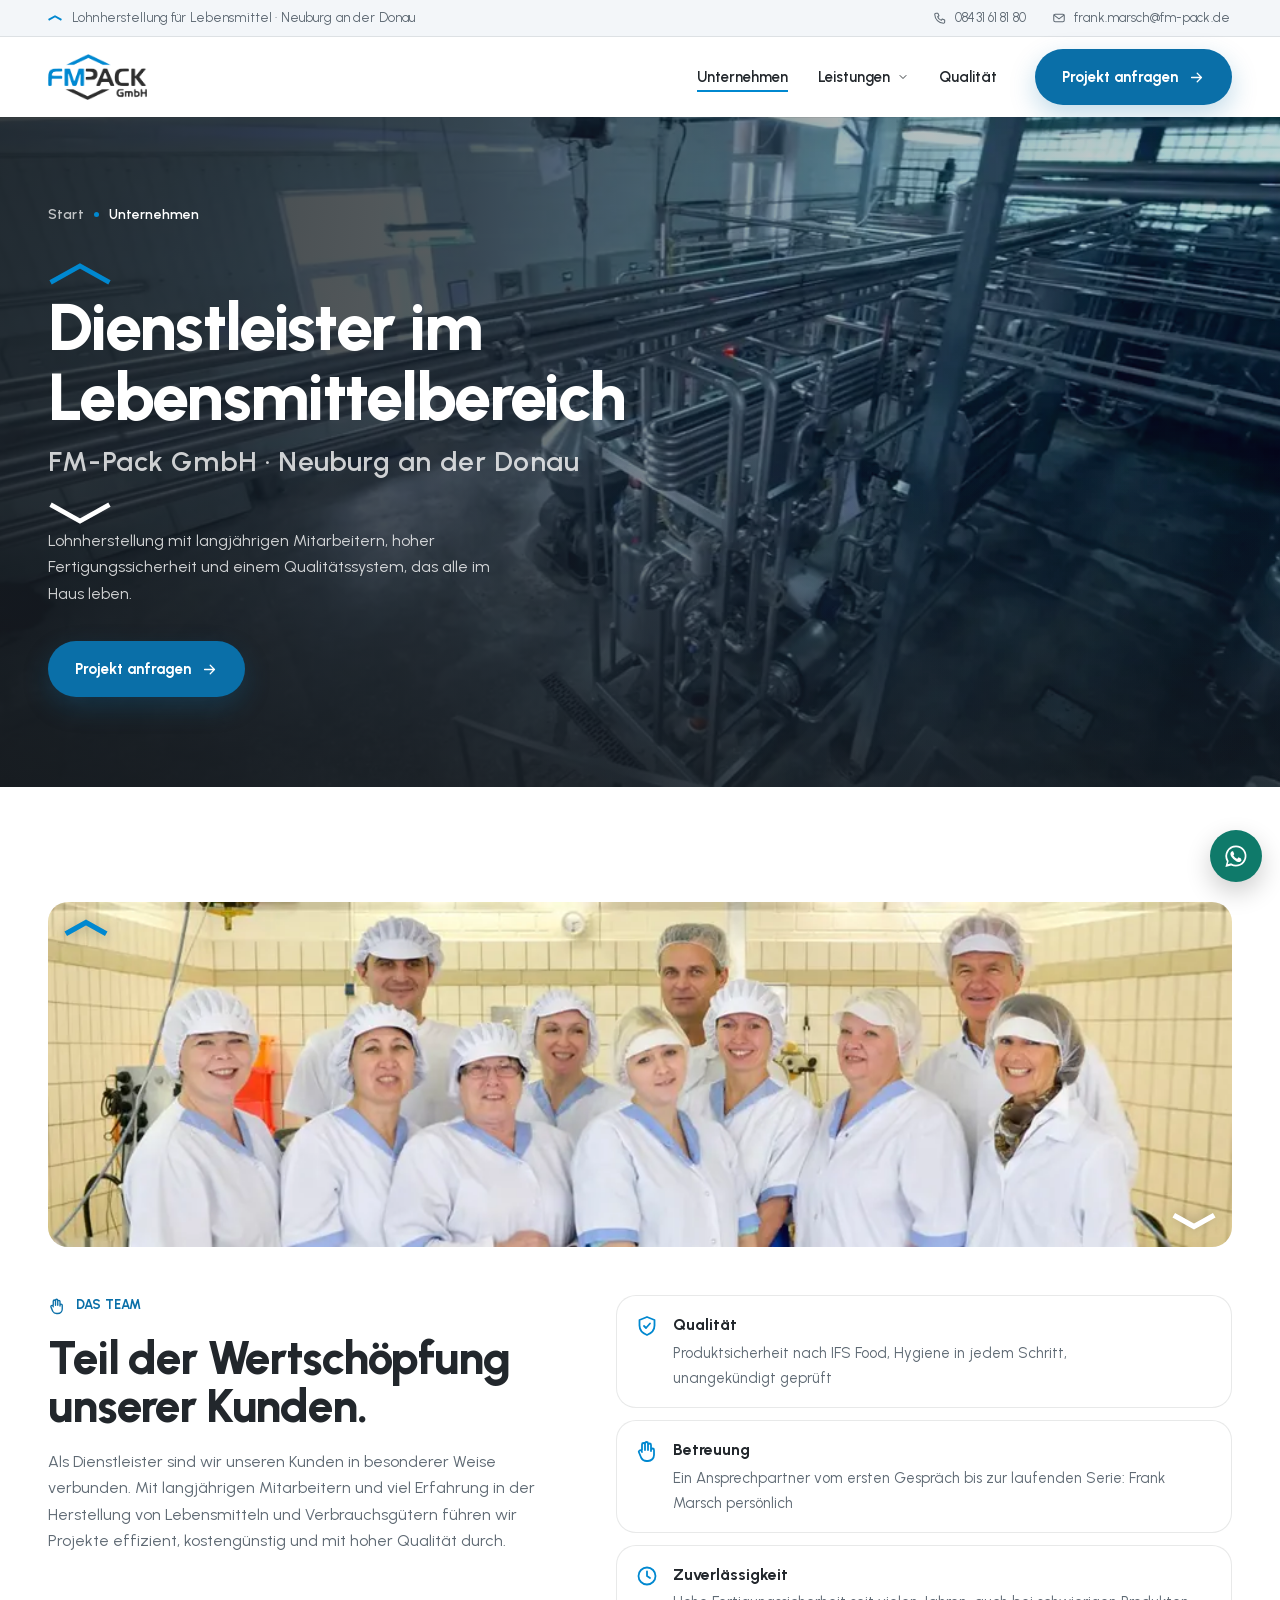
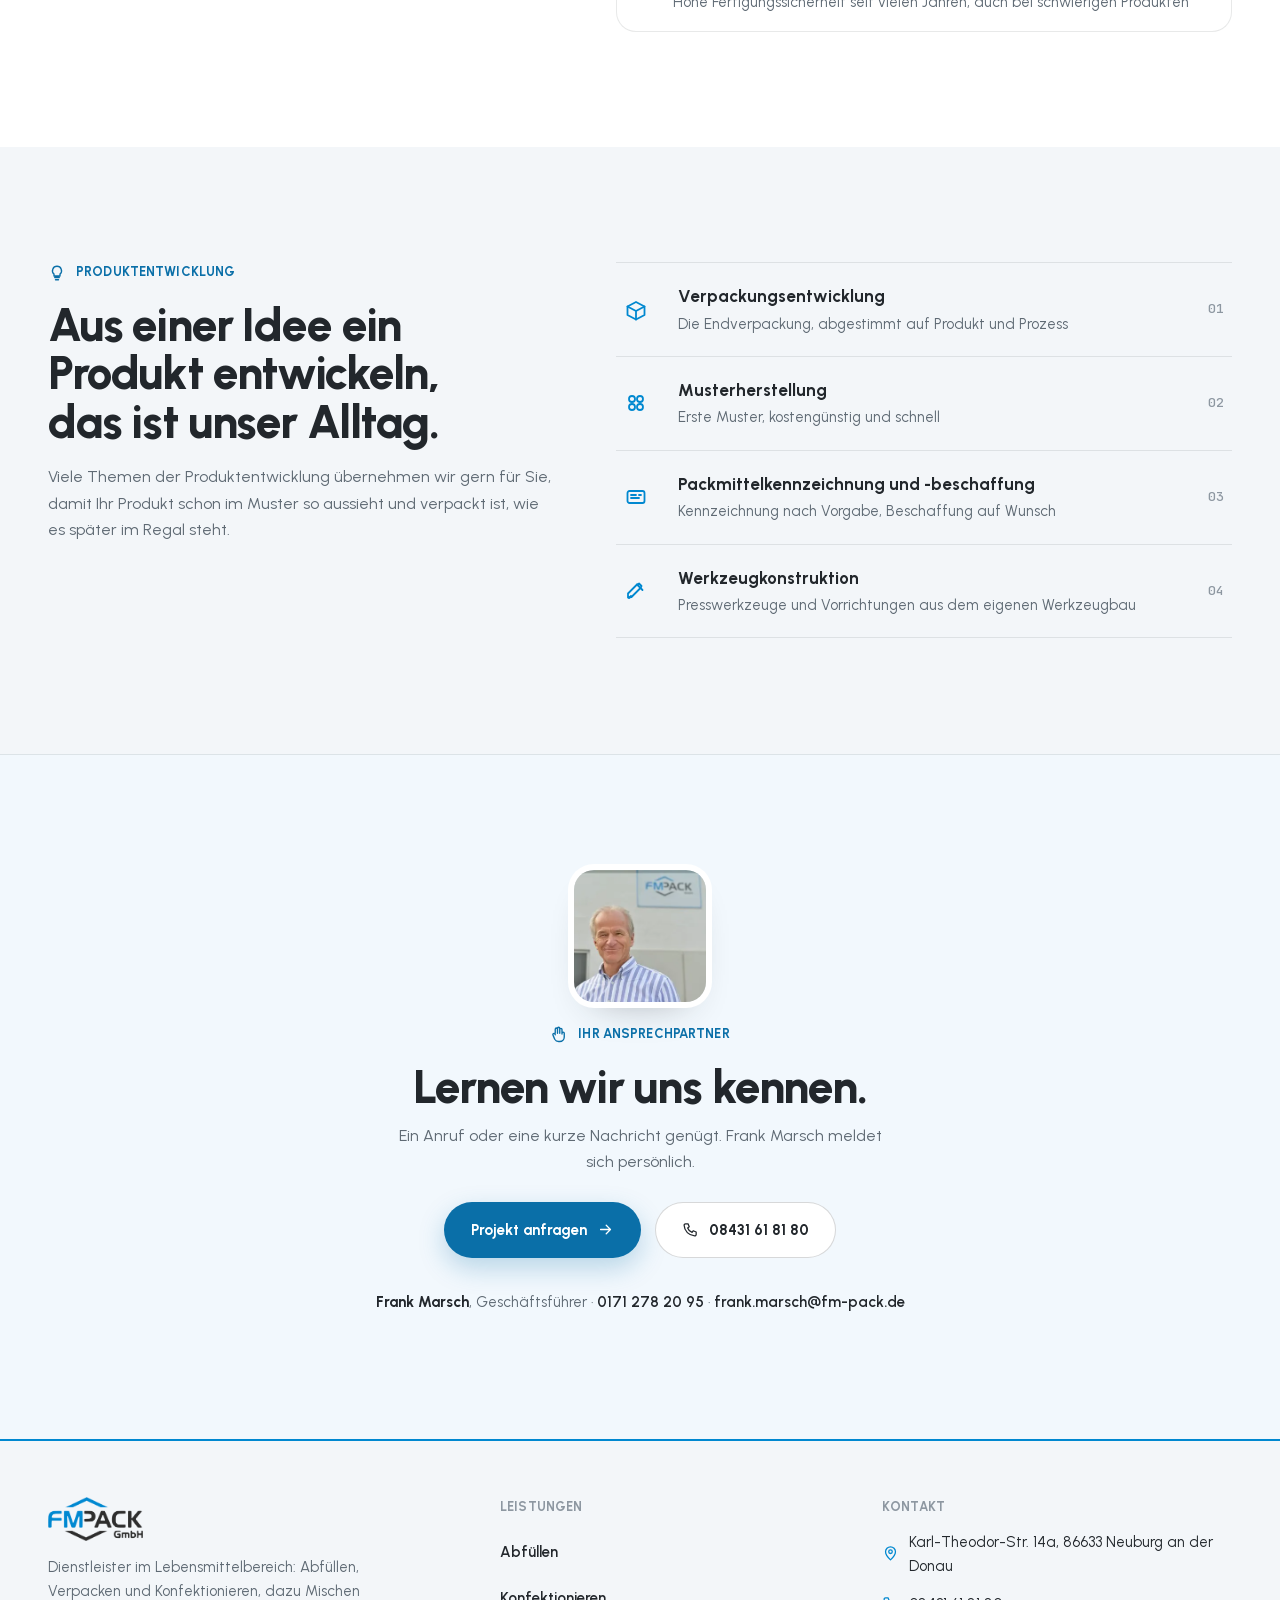
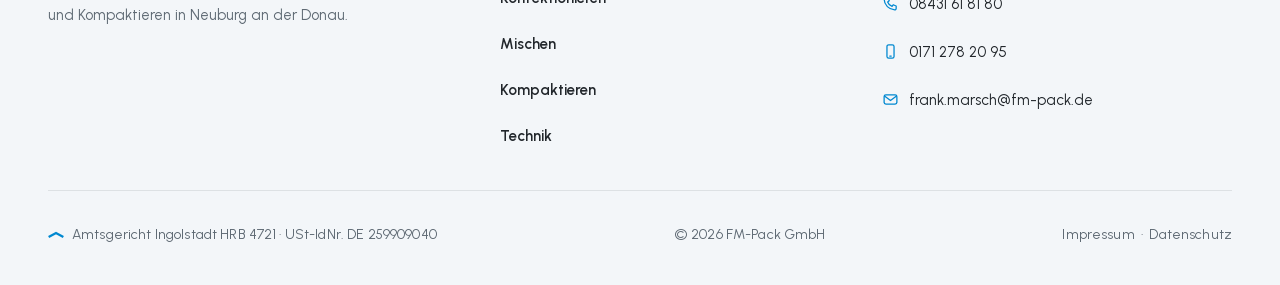
<file: unternehmen.html>
<!DOCTYPE html>
<html lang="de" class="kein-js">
<head>
<meta charset="UTF-8">
<meta name="viewport" content="width=device-width, initial-scale=1.0">
<title>Unternehmen: FM-Pack GmbH, Neuburg an der Donau</title>
<meta name="description" content="Dienstleister im Lebensmittelbereich mit langjährigen Mitarbeitern, hoher Fertigungssicherheit und einem gelebten Qualitätssystem. Geschäftsführer Frank Marsch.">
<meta name="robots" content="noindex,nofollow">
<link rel="canonical" href="https://www.fmpack.de/unternehmen">
<meta property="og:title" content="Unternehmen: FM-Pack GmbH, Neuburg an der Donau">
<meta property="og:description" content="Dienstleister im Lebensmittelbereich mit langjährigen Mitarbeitern, hoher Fertigungssicherheit und einem gelebten Qualitätssystem. Geschäftsführer Frank Marsch.">
<meta property="og:type" content="website">
<meta property="og:url" content="https://www.fmpack.de/unternehmen">
<meta property="og:image" content="https://www.fmpack.de/assets/img/team-fm-pack.jpg">
<meta name="theme-color" content="#ffffff">
<link rel="icon" type="image/png" sizes="512x512" href="assets/img/favicon.png">
<link rel="icon" type="image/png" sizes="32x32" href="assets/img/favicon-32.png">
<link rel="apple-touch-icon" href="assets/img/favicon.png">
<link rel="preload" href="assets/fonts/urbanist-800-latin.woff2" as="font" type="font/woff2" crossorigin>
<link rel="preload" href="assets/fonts/urbanist-600-latin.woff2" as="font" type="font/woff2" crossorigin>
<link rel="preload" href="assets/fonts/urbanist-400-latin.woff2" as="font" type="font/woff2" crossorigin>
<link rel="stylesheet" href="assets/fonts.css">
<link rel="stylesheet" href="styles.css?v=b9750cc0">
<script type="application/ld+json">{"@context": "https://schema.org", "@type": ["Organization", "LocalBusiness"], "name": "FM-Pack GmbH", "legalName": "FM-Pack GmbH", "vatID": "DE259909040", "url": "https://www.fmpack.de/", "telephone": "+49 8431 618180", "email": "frank.marsch@fm-pack.de", "image": "https://www.fmpack.de/assets/img/team-fm-pack.jpg", "logo": "https://www.fmpack.de/assets/img/logo.png", "founder": {"@type": "Person", "name": "Frank Marsch"}, "description": "Lohnhersteller im Lebensmittelbereich: Abfüllen, Verpacken und Konfektionieren, dazu Mischen und Kompaktieren von nicht kühlpflichtigen Lebensmitteln.", "address": {"@type": "PostalAddress", "streetAddress": "Karl-Theodor-Str. 14a", "postalCode": "86633", "addressLocality": "Neuburg an der Donau", "addressRegion": "Bayern", "addressCountry": "DE"}, "geo": {"@type": "GeoCoordinates", "latitude": 48.7322, "longitude": 11.1871}, "knowsAbout": ["Abfüllen", "Schlauchbeutel", "Vierrandsiegelbeutel", "Konfektionieren", "Verpacken", "Mischen", "Kompaktieren", "Lohnherstellung Lebensmittel", "Nahrungsergänzungsmittel"]}</script>
</head>
<body>
<a class="skip" href="#inhalt">Zum Inhalt</a>
<header>
  <div class="topbar"><div class="wrap">
    <span class="ort"><svg class="winkel " viewBox="0 0 100 34" aria-hidden="true" width="64" height="22"><polyline points="4,30 50,4.5 96,30"/></svg>Lohnherstellung für Lebensmittel · Neuburg an der Donau</span>
    <div class="rechts"><a href="tel:+498431618180"><svg class="ic" viewBox="0 0 24 24" width="24" height="24" aria-hidden="true"><path d="M5 4h3.5l1.7 4.2-2.2 1.6a10 10 0 0 0 6.2 6.2l1.6-2.2L20 15.5V19a2 2 0 0 1-2.1 2A15.5 15.5 0 0 1 3 6.1 2 2 0 0 1 5 4z"/></svg>08431 61 81 80</a><a href="mailto:frank.marsch@fm-pack.de"><svg class="ic" viewBox="0 0 24 24" width="24" height="24" aria-hidden="true"><rect x="3" y="5.5" width="18" height="13" rx="2.5"/><path d="m3.5 7 8.5 6.5L20.5 7"/></svg>frank.marsch@fm-pack.de</a></div>
  </div></div>
  <div class="wrap kopf">
    <a class="logo" href="./" aria-label="FM-Pack GmbH, Startseite"><img decoding="async" src="assets/opt/img-logo-480.webp" width="507" height="234" alt="FM-Pack GmbH"></a>
    <nav class="haupt" aria-label="Hauptmenü"><a href="unternehmen" class="aktiv">Unternehmen</a><div class="hat-menu"><a href="leistungen">Leistungen<svg class="ic pfeil-ab" viewBox="0 0 24 24" width="24" height="24" aria-hidden="true"><path d="m6 9 6 6 6-6"/></svg></a><div class="drop"><div class="drop-innen"><a href="abfuellen"><svg class="ic" viewBox="0 0 24 24" width="24" height="24" aria-hidden="true"><path d="M6 6.5h12l1 2.5v10a2 2 0 0 1-2 2H7a2 2 0 0 1-2-2V9z"/><path d="M5 9h14M9 6.5V4h6v2.5"/></svg><span>Abfüllen</span></a><a href="konfektionieren"><svg class="ic" viewBox="0 0 24 24" width="24" height="24" aria-hidden="true"><path d="M3.5 8.5 12 4l8.5 4.5V17L12 21.5 3.5 17z"/><path d="M3.5 8.5 12 13l8.5-4.5M12 13v8.5"/></svg><span>Konfektionieren</span></a><a href="mischen"><svg class="ic" viewBox="0 0 24 24" width="24" height="24" aria-hidden="true"><path d="M4 7h16l-1.5 12a2 2 0 0 1-2 1.8h-9a2 2 0 0 1-2-1.8z"/><path d="M8 11c2 2 6 2 8 0M8 15c2 2 6 2 8 0"/></svg><span>Mischen</span></a><a href="kompaktieren"><svg class="ic" viewBox="0 0 24 24" width="24" height="24" aria-hidden="true"><path d="M6 3h12M9 3v5h6V3"/><rect x="5" y="12" width="14" height="4" rx="2"/><path d="M12 8v4M4 20h16"/></svg><span>Kompaktieren</span></a><a href="technik"><svg class="ic" viewBox="0 0 24 24" width="24" height="24" aria-hidden="true"><path d="M4 14.5 13 5.5l2-1 2.5 2.5-1 2-9 9-3.5.5z"/><path d="m13 5.5 5.5 5.5M5 19l2-2"/></svg><span>Technik</span></a><a class="drop-alle" href="leistungen">Alle Leistungen <svg class="ic" viewBox="0 0 24 24" width="24" height="24" aria-hidden="true"><path d="M5 12h14M13 6l6 6-6 6"/></svg></a></div></div></div><a href="qualitaet-nachhaltigkeit">Qualität</a></nav>
    <button class="menu-knopf" aria-label="Menü" aria-expanded="false"><span></span><span></span></button>
    <a class="btn btn-blau" href="kontakt"><span>Projekt anfragen</span><svg class="ic" viewBox="0 0 24 24" width="24" height="24" aria-hidden="true"><path d="M5 12h14M13 6l6 6-6 6"/></svg></a>
  </div>
</header>
<div class="menu-flaeche" hidden><a href="./">Start</a><a href="unternehmen">Unternehmen</a><a href="leistungen">Leistungen</a><div class="mob-leistungen"><a href="abfuellen"><svg class="ic" viewBox="0 0 24 24" width="24" height="24" aria-hidden="true"><path d="M6 6.5h12l1 2.5v10a2 2 0 0 1-2 2H7a2 2 0 0 1-2-2V9z"/><path d="M5 9h14M9 6.5V4h6v2.5"/></svg>Abfüllen</a><a href="konfektionieren"><svg class="ic" viewBox="0 0 24 24" width="24" height="24" aria-hidden="true"><path d="M3.5 8.5 12 4l8.5 4.5V17L12 21.5 3.5 17z"/><path d="M3.5 8.5 12 13l8.5-4.5M12 13v8.5"/></svg>Konfektionieren</a><a href="mischen"><svg class="ic" viewBox="0 0 24 24" width="24" height="24" aria-hidden="true"><path d="M4 7h16l-1.5 12a2 2 0 0 1-2 1.8h-9a2 2 0 0 1-2-1.8z"/><path d="M8 11c2 2 6 2 8 0M8 15c2 2 6 2 8 0"/></svg>Mischen</a><a href="kompaktieren"><svg class="ic" viewBox="0 0 24 24" width="24" height="24" aria-hidden="true"><path d="M6 3h12M9 3v5h6V3"/><rect x="5" y="12" width="14" height="4" rx="2"/><path d="M12 8v4M4 20h16"/></svg>Kompaktieren</a><a href="technik"><svg class="ic" viewBox="0 0 24 24" width="24" height="24" aria-hidden="true"><path d="M4 14.5 13 5.5l2-1 2.5 2.5-1 2-9 9-3.5.5z"/><path d="m13 5.5 5.5 5.5M5 19l2-2"/></svg>Technik</a></div><a href="qualitaet-nachhaltigkeit">Qualität &amp; Nachhaltigkeit</a><a class="cta" href="kontakt">Projekt anfragen</a></div>
<main id="inhalt">
<div class="hero hero-u"><div class="hero-film"><video poster="assets/opt/video-hero-unternehmen-poster-960.webp" muted loop playsinline autoplay preload="metadata" aria-hidden="true"><source src="assets/opt/video-hero-unternehmen-m.mp4" media="(max-width: 760px)" type="video/mp4"><source src="assets/opt/video-hero-unternehmen.mp4" type="video/mp4"></video></div><div class="wrap hero-inhalt">
    <nav class="krumen" aria-label="Sie sind hier"><a href="./">Start</a><i></i><span>Unternehmen</span></nav>
    <div class="klammer"><svg class="winkel k-oben" viewBox="0 0 100 34" aria-hidden="true" width="64" height="22"><polyline points="4,30 50,4.5 96,30"/></svg><svg class="winkel k-unten" viewBox="0 0 100 34" aria-hidden="true" width="64" height="22"><polyline points="4,30 50,4.5 96,30"/></svg><h1>Dienstleister im Lebensmittelbereich<span class="h1-ort">FM-Pack GmbH · Neuburg an der Donau</span></h1></div>
    <p class="sub">Lohnherstellung mit langjährigen Mitarbeitern, hoher Fertigungssicherheit und einem Qualitätssystem, das alle im Haus leben.</p>
    <div class="hero-cta"><a class="btn btn-blau" href="kontakt"><span>Projekt anfragen</span><svg class="ic" viewBox="0 0 24 24" width="24" height="24" aria-hidden="true"><path d="M5 12h14M13 6l6 6-6 6"/></svg></a></div>
  </div></div>

<section><div class="wrap">
  <div class="band-foto rev"><img srcset="assets/opt/img-team-fm-pack-640.webp 640w, assets/opt/img-team-fm-pack-960.webp 960w, assets/opt/img-team-fm-pack-1020.webp 1020w" sizes="(max-width: 760px) 100vw, 70vw" src="assets/opt/img-team-fm-pack-1020.webp" alt="Mitarbeiterinnen und Mitarbeiter der FM-Pack GmbH in der Produktion, Neuburg an der Donau" width="1020" height="297" decoding=async><span class="klammer-bild" aria-hidden="true"><svg class="winkel k-oben" viewBox="0 0 100 34" aria-hidden="true" width="64" height="22"><polyline points="4,30 50,4.5 96,30"/></svg><svg class="winkel k-unten" viewBox="0 0 100 34" aria-hidden="true" width="64" height="22"><polyline points="4,30 50,4.5 96,30"/></svg></span></div><div class="band-text"><div class="rev"><span class="kicker"><svg class="ic" viewBox="0 0 24 24" width="24" height="24" aria-hidden="true"><path d="M7 11V5.5a1.5 1.5 0 0 1 3 0V11M10 10V4.5a1.5 1.5 0 0 1 3 0V11M13 10.5V6a1.5 1.5 0 0 1 3 0v6M16 12v-1a1.5 1.5 0 0 1 3 0v5a6 6 0 0 1-6 6h-1.5a6 6 0 0 1-5.2-3L4 13.5a1.5 1.5 0 0 1 2.6-1.5L7 13"/></svg>Das Team</span><h2>Teil der Wertschöpfung unserer&nbsp;Kunden.</h2>
    <p class="sub">Als Dienstleister sind wir unseren Kunden in besonderer Weise verbunden. Mit langjährigen Mitarbeitern und viel Erfahrung in der Herstellung von Lebensmitteln und Verbrauchsgütern führen wir Projekte effizient, kostengünstig und mit hoher Qualität durch.</p></div><div class="rev rev-1"><ul class="nachweise"><li class="rev rev-0"><svg class="ic" viewBox="0 0 24 24" width="24" height="24" aria-hidden="true"><path d="M12 3 4.5 6v5.5c0 4.4 3.2 7.8 7.5 9.5 4.3-1.7 7.5-5.1 7.5-9.5V6L12 3z"/><path d="m9 12 2 2 4-4.5"/></svg><div><b>Qualität</b><span>Produktsicherheit nach IFS Food, Hygiene in jedem Schritt, unangekündigt geprüft</span></div></li><li class="rev rev-1"><svg class="ic" viewBox="0 0 24 24" width="24" height="24" aria-hidden="true"><path d="M7 11V5.5a1.5 1.5 0 0 1 3 0V11M10 10V4.5a1.5 1.5 0 0 1 3 0V11M13 10.5V6a1.5 1.5 0 0 1 3 0v6M16 12v-1a1.5 1.5 0 0 1 3 0v5a6 6 0 0 1-6 6h-1.5a6 6 0 0 1-5.2-3L4 13.5a1.5 1.5 0 0 1 2.6-1.5L7 13"/></svg><div><b>Betreuung</b><span>Ein Ansprechpartner vom ersten Gespräch bis zur laufenden Serie: Frank Marsch persönlich</span></div></li><li class="rev rev-2"><svg class="ic" viewBox="0 0 24 24" width="24" height="24" aria-hidden="true"><circle cx="12" cy="12" r="8.5"/><path d="M12 7.5V12l3 2"/></svg><div><b>Zuverlässigkeit</b><span>Hohe Fertigungssicherheit seit vielen Jahren, auch bei schwierigen Produkten</span></div></li></ul></div></div>
</div></section>
<section class="grau"><div class="wrap">
  <div class="band-text">
    <div class="rev"><span class="kicker"><svg class="ic" viewBox="0 0 24 24" width="24" height="24" aria-hidden="true"><path d="M9 18h6M10 21h4M12 3a6 6 0 0 1 4 10.5V16H8v-2.5A6 6 0 0 1 12 3z"/></svg>Produktentwicklung</span><h2>Aus einer Idee ein Produkt entwickeln, das ist unser&nbsp;Alltag.</h2>
      <p class="sub">Viele Themen der Produktentwicklung übernehmen wir gern für Sie, damit Ihr Produkt schon im Muster so aussieht und verpackt ist, wie es später im Regal steht.</p></div>
    <div class="rev rev-1"><div class="register rev"><div class="zeile"><svg class="ic" viewBox="0 0 24 24" width="24" height="24" aria-hidden="true"><path d="M3.5 8.5 12 4l8.5 4.5V17L12 21.5 3.5 17z"/><path d="M3.5 8.5 12 13l8.5-4.5M12 13v8.5"/></svg><div><b>Verpackungsentwicklung</b><span>Die Endverpackung, abgestimmt auf Produkt und Prozess</span></div><span class="nr">01</span></div><div class="zeile"><svg class="ic" viewBox="0 0 24 24" width="24" height="24" aria-hidden="true"><circle cx="8" cy="8" r="3"/><circle cx="16" cy="8" r="3"/><circle cx="8" cy="16" r="3"/><circle cx="16" cy="16" r="3"/></svg><div><b>Musterherstellung</b><span>Erste Muster, kostengünstig und schnell</span></div><span class="nr">02</span></div><div class="zeile"><svg class="ic" viewBox="0 0 24 24" width="24" height="24" aria-hidden="true"><rect x="3.5" y="6" width="17" height="12" rx="2"/><path d="M7 10h5M7 13h8M15 10h2"/></svg><div><b>Packmittelkennzeichnung und -beschaffung</b><span>Kennzeichnung nach Vorgabe, Beschaffung auf Wunsch</span></div><span class="nr">03</span></div><div class="zeile"><svg class="ic" viewBox="0 0 24 24" width="24" height="24" aria-hidden="true"><path d="M4 14.5 13 5.5l2-1 2.5 2.5-1 2-9 9-3.5.5z"/><path d="m13 5.5 5.5 5.5M5 19l2-2"/></svg><div><b>Werkzeugkonstruktion</b><span>Presswerkzeuge und Vorrichtungen aus dem eigenen Werkzeugbau</span></div><span class="nr">04</span></div></div></div>
  </div>
</div></section>
<section class="abschluss"><div class="wrap">
  <div class="abschluss-karte rev">
    <div class="abschluss-foto"><img fetchpriority="low" src="assets/opt/img-frank-marsch-341.webp" alt="Frank Marsch, Geschäftsführer der FM-Pack GmbH, Neuburg an der Donau" width="341" height="297" decoding=async style="--pos:center 28%"></div>
    <span class="kicker"><svg class="ic" viewBox="0 0 24 24" width="24" height="24" aria-hidden="true"><path d="M7 11V5.5a1.5 1.5 0 0 1 3 0V11M10 10V4.5a1.5 1.5 0 0 1 3 0V11M13 10.5V6a1.5 1.5 0 0 1 3 0v6M16 12v-1a1.5 1.5 0 0 1 3 0v5a6 6 0 0 1-6 6h-1.5a6 6 0 0 1-5.2-3L4 13.5a1.5 1.5 0 0 1 2.6-1.5L7 13"/></svg>Ihr Ansprechpartner</span>
    <h2>Lernen wir uns&nbsp;kennen.</h2>
    <p class="sub">Ein Anruf oder eine kurze Nachricht genügt. Frank Marsch meldet sich persönlich.</p>
    <div class="knoepfe"><a class="btn btn-blau" href="kontakt"><span>Projekt anfragen</span><svg class="ic" viewBox="0 0 24 24" width="24" height="24" aria-hidden="true"><path d="M5 12h14M13 6l6 6-6 6"/></svg></a><a class="btn btn-linie" href="tel:+498431618180"><svg class="ic" viewBox="0 0 24 24" width="24" height="24" aria-hidden="true"><path d="M5 4h3.5l1.7 4.2-2.2 1.6a10 10 0 0 0 6.2 6.2l1.6-2.2L20 15.5V19a2 2 0 0 1-2.1 2A15.5 15.5 0 0 1 3 6.1 2 2 0 0 1 5 4z"/></svg><span>08431 61 81 80</span></a></div>
    <p class="abschluss-name"><b>Frank Marsch</b>, Geschäftsführer · <a href="tel:+491712782095">0171 278 20 95</a> · <a href="mailto:frank.marsch@fm-pack.de">frank.marsch@fm-pack.de</a></p>
  </div>
</div></section>
</main>
<footer>
  <div class="wrap">
    <div class="fuss-oben">
      <div><div class="fuss-logo"><img fetchpriority="low" decoding="async" src="assets/opt/img-logo-480.webp" width="507" height="234" alt="FM-Pack GmbH"></div>
        <p class="fuss-claim">Dienstleister im Lebensmittelbereich: Abfüllen, Verpacken und Konfektionieren, dazu Mischen und Kompaktieren in Neuburg an der Donau.</p></div>
      <div><div class="fuss-titel">Leistungen</div><nav class="fuss-nav" aria-label="Leistungen"><a href="abfuellen">Abfüllen</a><a href="konfektionieren">Konfektionieren</a><a href="mischen">Mischen</a><a href="kompaktieren">Kompaktieren</a><a href="technik">Technik</a></nav></div>
      <div><div class="fuss-titel">Kontakt</div><div class="fuss-kontakt">
        <span><svg class="ic" viewBox="0 0 24 24" width="24" height="24" aria-hidden="true"><path d="M12 21s-7-6.4-7-11.5a7 7 0 0 1 14 0C19 14.6 12 21 12 21z"/><circle cx="12" cy="9.5" r="2.5"/></svg>Karl-Theodor-Str. 14a, 86633 Neuburg an der Donau</span>
        <a href="tel:+498431618180"><svg class="ic" viewBox="0 0 24 24" width="24" height="24" aria-hidden="true"><path d="M5 4h3.5l1.7 4.2-2.2 1.6a10 10 0 0 0 6.2 6.2l1.6-2.2L20 15.5V19a2 2 0 0 1-2.1 2A15.5 15.5 0 0 1 3 6.1 2 2 0 0 1 5 4z"/></svg>08431 61 81 80</a>
        <a href="tel:+491712782095"><svg class="ic" viewBox="0 0 24 24" width="24" height="24" aria-hidden="true"><rect x="7" y="2.5" width="10" height="19" rx="2.5"/><path d="M11 18.5h2"/></svg>0171 278 20 95</a>
        <a href="mailto:frank.marsch@fm-pack.de"><svg class="ic" viewBox="0 0 24 24" width="24" height="24" aria-hidden="true"><rect x="3" y="5.5" width="18" height="13" rx="2.5"/><path d="m3.5 7 8.5 6.5L20.5 7"/></svg>frank.marsch@fm-pack.de</a></div></div>
    </div>
    <div class="fuss-unten">
      <div><svg class="winkel " viewBox="0 0 100 34" aria-hidden="true" width="64" height="22"><polyline points="4,30 50,4.5 96,30"/></svg>Amtsgericht Ingolstadt HRB 4721 · USt-IdNr. DE 259909040</div>
      <div>© 2026 FM-Pack GmbH</div>
      <div><a href="impressum">Impressum</a> &nbsp;·&nbsp; <a href="datenschutzerklaerung">Datenschutz</a></div>
    </div>
  </div>
</footer>
<a class="wa" href="https://wa.me/491712782095" target="_blank" rel="noopener" aria-label="Per WhatsApp schreiben"><svg class="" viewBox="0 0 24 24" width="24" height="24" aria-hidden="true"><path fill="currentColor" stroke="none" d="M12 2.2A9.8 9.8 0 0 0 3.6 17l-1.4 5.2 5.3-1.4A9.8 9.8 0 1 0 12 2.2zm0 17.9a8.1 8.1 0 0 1-4.2-1.2l-.3-.2-3.1.8.8-3-.2-.3A8.1 8.1 0 1 1 12 20.1zm4.5-6c-.2-.1-1.5-.7-1.7-.8s-.4-.1-.6.1-.6.8-.8 1-.3.2-.5.1a6.7 6.7 0 0 1-3.3-2.9c-.2-.4.3-.4.7-1.3.1-.2 0-.3 0-.4l-.8-1.8c-.2-.5-.4-.4-.6-.4h-.5a1 1 0 0 0-.7.3 3 3 0 0 0-.9 2.2 5.2 5.2 0 0 0 1.1 2.8 11.9 11.9 0 0 0 4.6 4c1.7.7 2.1.6 2.8.5a2.5 2.5 0 0 0 1.6-1.1 2 2 0 0 0 .1-1.1c0-.1-.2-.2-.5-.3z"/></svg><span>WhatsApp</span></a>
<script src="main.js?v=3b87bf62" defer></script>
</body>
</html>
</file>
<file: assets/fonts.css>
@font-face{font-family:'Urbanist';font-style:normal;font-weight:400;font-display:swap;src:url(fonts/urbanist-400-latin-ext.woff2) format('woff2');unicode-range:U+0100-02BA, U+02BD-02C5, U+02C7-02CC, U+02CE-02D7, U+02DD-02FF, U+0304, U+0308, U+0329, U+1D00-1DBF, U+1E00-1E9F, U+1EF2-1EFF, U+2020, U+20A0-20AB, U+20AD-20C4, U+2113, U+2C60-2C7F, U+A720-A7FF}
@font-face{font-family:'Urbanist';font-style:normal;font-weight:400;font-display:swap;src:url(fonts/urbanist-400-latin.woff2) format('woff2');unicode-range:U+0000-00FF, U+0131, U+0152-0153, U+02BB-02BC, U+02C6, U+02DA, U+02DC, U+0304, U+0308, U+0329, U+2000-206F, U+20AC, U+2122, U+2191, U+2193, U+2212, U+2215, U+FEFF, U+FFFD}
@font-face{font-family:'Urbanist';font-style:normal;font-weight:500;font-display:swap;src:url(fonts/urbanist-500-latin-ext.woff2) format('woff2');unicode-range:U+0100-02BA, U+02BD-02C5, U+02C7-02CC, U+02CE-02D7, U+02DD-02FF, U+0304, U+0308, U+0329, U+1D00-1DBF, U+1E00-1E9F, U+1EF2-1EFF, U+2020, U+20A0-20AB, U+20AD-20C4, U+2113, U+2C60-2C7F, U+A720-A7FF}
@font-face{font-family:'Urbanist';font-style:normal;font-weight:500;font-display:swap;src:url(fonts/urbanist-500-latin.woff2) format('woff2');unicode-range:U+0000-00FF, U+0131, U+0152-0153, U+02BB-02BC, U+02C6, U+02DA, U+02DC, U+0304, U+0308, U+0329, U+2000-206F, U+20AC, U+2122, U+2191, U+2193, U+2212, U+2215, U+FEFF, U+FFFD}
@font-face{font-family:'Urbanist';font-style:normal;font-weight:600;font-display:swap;src:url(fonts/urbanist-600-latin-ext.woff2) format('woff2');unicode-range:U+0100-02BA, U+02BD-02C5, U+02C7-02CC, U+02CE-02D7, U+02DD-02FF, U+0304, U+0308, U+0329, U+1D00-1DBF, U+1E00-1E9F, U+1EF2-1EFF, U+2020, U+20A0-20AB, U+20AD-20C4, U+2113, U+2C60-2C7F, U+A720-A7FF}
@font-face{font-family:'Urbanist';font-style:normal;font-weight:600;font-display:swap;src:url(fonts/urbanist-600-latin.woff2) format('woff2');unicode-range:U+0000-00FF, U+0131, U+0152-0153, U+02BB-02BC, U+02C6, U+02DA, U+02DC, U+0304, U+0308, U+0329, U+2000-206F, U+20AC, U+2122, U+2191, U+2193, U+2212, U+2215, U+FEFF, U+FFFD}
@font-face{font-family:'Urbanist';font-style:normal;font-weight:700;font-display:swap;src:url(fonts/urbanist-700-latin-ext.woff2) format('woff2');unicode-range:U+0100-02BA, U+02BD-02C5, U+02C7-02CC, U+02CE-02D7, U+02DD-02FF, U+0304, U+0308, U+0329, U+1D00-1DBF, U+1E00-1E9F, U+1EF2-1EFF, U+2020, U+20A0-20AB, U+20AD-20C4, U+2113, U+2C60-2C7F, U+A720-A7FF}
@font-face{font-family:'Urbanist';font-style:normal;font-weight:700;font-display:swap;src:url(fonts/urbanist-700-latin.woff2) format('woff2');unicode-range:U+0000-00FF, U+0131, U+0152-0153, U+02BB-02BC, U+02C6, U+02DA, U+02DC, U+0304, U+0308, U+0329, U+2000-206F, U+20AC, U+2122, U+2191, U+2193, U+2212, U+2215, U+FEFF, U+FFFD}
@font-face{font-family:'Urbanist';font-style:normal;font-weight:800;font-display:swap;src:url(fonts/urbanist-800-latin-ext.woff2) format('woff2');unicode-range:U+0100-02BA, U+02BD-02C5, U+02C7-02CC, U+02CE-02D7, U+02DD-02FF, U+0304, U+0308, U+0329, U+1D00-1DBF, U+1E00-1E9F, U+1EF2-1EFF, U+2020, U+20A0-20AB, U+20AD-20C4, U+2113, U+2C60-2C7F, U+A720-A7FF}
@font-face{font-family:'Urbanist';font-style:normal;font-weight:800;font-display:swap;src:url(fonts/urbanist-800-latin.woff2) format('woff2');unicode-range:U+0000-00FF, U+0131, U+0152-0153, U+02BB-02BC, U+02C6, U+02DA, U+02DC, U+0304, U+0308, U+0329, U+2000-206F, U+20AC, U+2122, U+2191, U+2193, U+2212, U+2215, U+FEFF, U+FFFD}
@font-face{font-family:'JetBrains Mono';font-style:normal;font-weight:500;font-display:swap;src:url(fonts/jetbrains-mono-500-latin-ext.woff2) format('woff2');unicode-range:U+0100-02BA, U+02BD-02C5, U+02C7-02CC, U+02CE-02D7, U+02DD-02FF, U+0304, U+0308, U+0329, U+1D00-1DBF, U+1E00-1E9F, U+1EF2-1EFF, U+2020, U+20A0-20AB, U+20AD-20C4, U+2113, U+2C60-2C7F, U+A720-A7FF}
@font-face{font-family:'JetBrains Mono';font-style:normal;font-weight:500;font-display:swap;src:url(fonts/jetbrains-mono-500-latin.woff2) format('woff2');unicode-range:U+0000-00FF, U+0131, U+0152-0153, U+02BB-02BC, U+02C6, U+02DA, U+02DC, U+0304, U+0308, U+0329, U+2000-206F, U+20AC, U+2122, U+2191, U+2193, U+2212, U+2215, U+FEFF, U+FFFD}
</file>
<file: styles.css>
/* FM-Pack GmbH, Neuburg an der Donau · Website (HandwerksManufaktur 2026)
   Signatur „Die Klammer": zwei Winkel aus dem Logo (blau oben, anthrazit unten) schließen sich um das Produkt.
   Fläche: weiß und kühlgrau wie ein Reinraum, dunkel nur der Film im Hero. Farben exakt aus dem Logo.
   Schrift: Urbanist (geometrisch, breit, leicht gerundet wie die Logotype) · JetBrains Mono nur für Maße. */

:root{
  --blau:#0088d0; --blau-tief:#0a6fa8; --blau-dunkel:#0b5a86; --blau-hell:#e7f3fb; --blau-hauch:#f2f8fd;
  --tinte:#2d2d2d; --nacht:#161a1e; --nacht-2:#1f252b;
  --papier:#ffffff; --papier-2:#f3f6f9; --papier-3:#e9eef3;
  --text:#22272c; --grau:#5f6a74; --grau-hell:#8d97a1;
  --kante:1px solid rgba(34,39,44,.1);
  --r:20px; --r-pille:999px; --r-feld:14px;
  --ueb:.38s cubic-bezier(.2,.7,.3,1); --ueb-schnell:.22s cubic-bezier(.2,.7,.3,1);
  --breite:1240px; --pad:28px; --sekt:clamp(80px,9vw,128px); --gap:28px;
  --kopf:80px; --topbar:36px;
  --mono:'JetBrains Mono',ui-monospace,Menlo,monospace;
}
*{margin:0;padding:0;box-sizing:border-box}
html{-webkit-text-size-adjust:100%;overflow-x:clip;scroll-behavior:smooth;scroll-padding-top:calc(var(--kopf) + var(--topbar) + 16px)}
body{font-family:'Urbanist',system-ui,-apple-system,sans-serif;color:var(--text);background:var(--papier);line-height:1.6;-webkit-font-smoothing:antialiased;overflow-x:clip;touch-action:manipulation}
img,video,svg{max-width:100%;display:block}
img{height:auto}
a{color:inherit;text-decoration:none}
button{font:inherit;cursor:pointer;border:none;background:none;color:inherit}
:focus-visible{outline:3px solid var(--blau);outline-offset:3px;border-radius:6px}
.wrap{width:100%;max-width:var(--breite);margin:0 auto;padding:0 var(--pad)}
.wrap.eng{max-width:900px}
.wrap.weit{max-width:1400px}
section{padding:var(--sekt) 0;position:relative}
section.pt0{padding-top:0}
section.grau{background:var(--papier-2)}
section.hauch{background:var(--blau-hauch)}
.skip{position:absolute;left:-999px;top:8px;background:var(--tinte);color:#fff;padding:10px 16px;border-radius:var(--r-pille);z-index:999}
.skip:focus{left:16px}

/* ---------- Typo ---------- */
h1,h2,h3,.display{font-weight:800;line-height:1.05;color:var(--text);letter-spacing:-.025em;text-wrap:balance;overflow-wrap:break-word;hyphens:manual}
h1{font-size:clamp(34px,5.2vw,68px)}
h2{font-size:clamp(28px,3.6vw,48px);margin:0 0 18px}
h3{font-size:clamp(18px,1.5vw,22px);line-height:1.25;letter-spacing:-.012em;font-weight:700}
p,li{text-wrap:pretty}
p{font-size:clamp(15px,1.05vw,17px)}
.sub{font-size:clamp(16px,1.2vw,19px);color:var(--grau);max-width:60ch;line-height:1.65}
.kicker{display:inline-flex;align-items:center;gap:10px;font-size:13px;font-weight:700;letter-spacing:.18em;text-transform:uppercase;color:var(--blau-tief);margin-bottom:18px}
.kicker svg{width:18px;height:18px;flex:none}
.mass{font-family:var(--mono);font-weight:500;font-size:.92em;letter-spacing:-.01em;color:var(--blau-tief);white-space:nowrap}
.kopfzeile{max-width:62ch;margin-bottom:44px}
.kopfzeile.mitte{margin-inline:auto;text-align:center}
.kopfzeile.mitte .kicker{justify-content:center}
.kopfzeile.mitte .sub{margin-inline:auto}

/* ---------- Icons (ein Strichstil) ---------- */
.ic{width:24px;height:24px;fill:none;stroke:currentColor;stroke-width:1.8;stroke-linecap:round;stroke-linejoin:round;flex:none}

/* ---------- Zeichen: die beiden Winkel ---------- */
.winkel{display:block;fill:none;stroke:currentColor;stroke-width:7.4;stroke-linecap:butt;stroke-linejoin:miter}

/* ---------- Kopf: fester weißer Balken (Laborweiß), Logo in Originalfarben ---------- */
header{position:fixed;inset:0 0 auto 0;z-index:100;background:#fff;color:var(--text);box-shadow:0 1px 0 rgba(34,39,44,.08);transition:box-shadow var(--ueb)}
header.scrolled{box-shadow:0 1px 0 rgba(34,39,44,.08),0 12px 36px -22px rgba(34,39,44,.3)}
.topbar{background:var(--papier-2);border-bottom:var(--kante);font-size:13px}
.topbar .wrap{display:flex;justify-content:space-between;align-items:center;height:var(--topbar);gap:20px}
.topbar span,.topbar a{display:inline-flex;align-items:center;gap:8px;color:var(--grau);white-space:nowrap}
.topbar a{min-height:44px;margin:-4px 0;padding:0 2px;transition:color var(--ueb)}
.topbar a:hover{color:var(--blau-tief)}
.topbar .ic{width:14px;height:14px}
.topbar .rechts{display:flex;gap:22px}
.topbar .ort{gap:10px}
.topbar .ort .winkel{width:14px;height:14px;color:var(--blau);stroke-width:14}
.kopf{display:flex;align-items:center;gap:34px;height:var(--kopf)}
.logo{display:inline-flex;align-items:center;padding:10px 0;margin:-10px 0}
.logo img{height:46px;width:auto;transition:transform var(--ueb)}
.logo:hover img{transform:scale(1.03)}
nav.haupt{display:flex;gap:30px;margin-left:auto;align-items:center}
nav.haupt>a,nav.haupt .hat-menu>a{font-size:15px;font-weight:600;position:relative;padding:8px 0;min-height:44px;display:inline-flex;align-items:center;gap:7px;white-space:nowrap;color:var(--text);transition:color var(--ueb)}
nav.haupt>a::after,nav.haupt .hat-menu>a::after{content:"";position:absolute;left:0;bottom:7px;width:100%;height:2px;background:var(--blau);transform:scaleX(0);transform-origin:right;transition:transform var(--ueb)}
nav.haupt>a:hover::after,nav.haupt>a.aktiv::after,.hat-menu:hover>a::after,.hat-menu:focus-within>a::after,.hat-menu>a.aktiv::after{transform:scaleX(1);transform-origin:left}
nav.haupt .pfeil-ab{width:12px;height:12px;transition:transform var(--ueb)}
.hat-menu:hover .pfeil-ab,.hat-menu:focus-within .pfeil-ab{transform:rotate(180deg)}
.kopf .btn{margin-left:4px}

/* Aufklappmenü Leistungen: Fläche der Seite, bündig an der Kopfunterkante, Icons je Eintrag */
.hat-menu{position:relative;display:inline-flex;height:var(--kopf);align-items:center}
.drop{position:absolute;left:0;top:100%;padding-top:0;opacity:0;visibility:hidden;transform:translateY(6px);transition:opacity var(--ueb),transform var(--ueb),visibility var(--ueb);z-index:120}
.drop::before{content:"";position:absolute;left:0;right:0;top:-12px;height:12px}
.drop-innen{background:#fff;border:var(--kante);border-top:2px solid var(--blau);border-radius:0 0 var(--r) var(--r);box-shadow:0 30px 60px -24px rgba(34,39,44,.35);padding:10px;min-width:300px;display:grid;gap:2px}
.hat-menu:hover .drop,.hat-menu:focus-within .drop{opacity:1;visibility:visible;transform:translateY(0)}
.drop a{display:flex;align-items:center;gap:12px;padding:10px 14px;min-height:46px;border-radius:12px;font-size:15px;font-weight:600;white-space:nowrap;transition:background var(--ueb),color var(--ueb)}
.drop a:hover{background:var(--blau-hell);color:var(--blau-dunkel)}
.drop a .ic{width:20px;height:20px;color:var(--blau)}
.drop a.drop-alle{margin-top:6px;border-top:var(--kante);border-radius:0 0 12px 12px;color:var(--blau-tief);justify-content:space-between}

/* Mobil-Menü: hell, aus dem Kopf heraus */
.menu-knopf{display:none;margin-left:auto;width:44px;height:44px;position:relative;z-index:110;border-radius:12px}
.menu-knopf span{position:absolute;left:11px;width:22px;height:2px;border-radius:2px;background:currentColor;transition:transform var(--ueb),opacity var(--ueb)}
.menu-knopf span:nth-child(1){top:17px}
.menu-knopf span:nth-child(2){top:25px}
body.menu-auf .menu-knopf span:nth-child(1){transform:translateY(4px) rotate(45deg)}
body.menu-auf .menu-knopf span:nth-child(2){transform:translateY(-4px) rotate(-45deg)}
.menu-flaeche{position:fixed;left:0;right:0;top:calc(var(--kopf) + var(--topbar));height:calc(100svh - var(--kopf) - var(--topbar));z-index:99;background:#fff;overflow-y:auto;overscroll-behavior:contain;padding:18px var(--pad) 40px;opacity:0;visibility:hidden;transition:opacity var(--ueb),visibility var(--ueb)}
.menu-flaeche[hidden]{display:none}
body.menu-auf .menu-flaeche{opacity:1;visibility:visible}
.menu-flaeche a{display:flex;align-items:center;gap:12px;font-size:clamp(20px,5.2vw,28px);font-weight:800;letter-spacing:-.02em;color:var(--text);padding:14px 0;min-height:52px;border-bottom:var(--kante);opacity:0;transform:translateY(10px);transition:opacity .4s,transform .4s}
body.menu-auf .menu-flaeche a{opacity:1;transform:none}
.mob-leistungen{display:grid;padding-left:16px;border-left:2px solid var(--blau-hell);margin:4px 0 8px}
.menu-flaeche .mob-leistungen a{font-size:clamp(16px,4.4vw,20px);font-weight:600;padding:10px 0;min-height:46px;border-bottom:none;color:var(--grau)}
.menu-flaeche .mob-leistungen a .ic{width:20px;height:20px;color:var(--blau)}
.menu-flaeche a.cta{color:var(--blau-tief)}

/* ---------- Knöpfe ---------- */
.btn{display:inline-flex;align-items:center;justify-content:center;gap:10px;font-size:15px;font-weight:700;padding:15px 26px;min-height:48px;border-radius:var(--r-pille);border:1.5px solid transparent;position:relative;overflow:hidden;white-space:nowrap;transition:transform var(--ueb-schnell),color var(--ueb),border-color var(--ueb),background var(--ueb),box-shadow var(--ueb)}
.btn span{position:relative;z-index:2}
.btn .ic{width:17px;height:17px;position:relative;z-index:2;transition:transform var(--ueb)}
.btn:hover .ic{transform:translateX(4px)}
.btn::after{content:"";position:absolute;top:-40%;bottom:-40%;left:-30%;width:40%;background:linear-gradient(100deg,transparent,rgba(255,255,255,.4),transparent);transform:translateX(-160%) skewX(-18deg);transition:transform .7s cubic-bezier(.22,1,.36,1);z-index:1}
.btn:hover::after{transform:translateX(420%) skewX(-18deg)}
.btn:active{transform:scale(.97);transition-duration:.1s}
.btn-blau{background:var(--blau-tief);color:#fff;box-shadow:0 10px 26px rgba(10,111,168,.25)}
.btn-blau:hover{background:var(--blau-dunkel);transform:translateY(-2px);box-shadow:0 14px 30px rgba(10,111,168,.3)}
.btn-linie{border-color:rgba(34,39,44,.18);color:var(--text);background:#fff}
.btn-linie:hover{border-color:var(--blau);color:var(--blau-dunkel);transform:translateY(-2px)}
.btn-hell{border-color:rgba(255,255,255,.55);color:#fff;background:rgba(255,255,255,.08)}
.btn-hell:hover{border-color:#fff;background:rgba(255,255,255,.16);transform:translateY(-2px)}
.btn-tinte{background:var(--tinte);color:#fff}
.btn-tinte:hover{background:#000;transform:translateY(-2px)}

/* ---------- Hero: Film unter dem weißen Kopf, die Klammer schließt sich um die Aussage ---------- */
.hero{position:relative;min-height:100svh;display:flex;align-items:center;overflow:hidden;background:var(--nacht);color:#fff;padding-top:calc(var(--kopf) + var(--topbar))}
.hero-u{min-height:82svh}
.hero-film{position:absolute;inset:0}
.hero-film video,.hero-film img{position:absolute;inset:0;width:100%;height:100%;object-fit:cover;object-position:center;filter:saturate(.94) contrast(1.04)}
.hero::after{content:"";position:absolute;inset:0;pointer-events:none;background:linear-gradient(95deg,rgba(22,26,30,.86) 0%,rgba(22,26,30,.7) 36%,rgba(22,26,30,.3) 66%,rgba(22,26,30,.18) 100%),linear-gradient(to top,rgba(22,26,30,.7) 0%,transparent 42%)}
.hero-inhalt{position:relative;z-index:2;width:100%;padding-top:clamp(56px,7vw,96px);padding-bottom:clamp(64px,8vw,110px)}
.hero-u .hero-inhalt{padding-top:clamp(56px,6vw,80px);padding-bottom:clamp(56px,7vw,96px)}
.hero h1{color:#fff;max-width:17ch;margin-bottom:22px}
.hero h1 .h1-ort{display:block;font-size:.42em;font-weight:600;letter-spacing:.02em;color:rgba(255,255,255,.78);margin-top:14px;text-wrap:balance}
.hero .sub{color:rgba(255,255,255,.8);margin-bottom:34px;max-width:52ch}
.hero-cta{display:flex;gap:14px;flex-wrap:wrap;align-items:center}
.hero .btn-hell{color:#fff}
/* die Klammer: ein Winkel über, einer unter der Aussage — beim Laden fahren sie zusammen */
.klammer{position:relative;padding:34px 0 30px;max-width:720px}
.klammer .winkel{position:absolute;left:0;width:64px;height:30px;transition:transform 1.1s cubic-bezier(.16,1,.3,1),opacity .8s}
.klammer .k-oben{top:0;color:var(--blau);transform:translateY(-34px);opacity:0}
.klammer .k-unten{bottom:0;color:#fff;transform:translateY(34px) rotate(180deg);opacity:0}
.geladen .klammer .k-oben{transform:translateY(0);opacity:1}
.geladen .klammer .k-unten{transform:translateY(0) rotate(180deg);opacity:1}
.krumen{display:flex;align-items:center;gap:10px;font-size:14px;font-weight:600;color:rgba(255,255,255,.72);margin-bottom:22px;flex-wrap:wrap}
.krumen a{min-height:44px;padding:0 6px;margin:0 -6px;display:inline-flex;align-items:center;transition:color var(--ueb)}
.krumen a:hover{color:#fff}
.krumen i{width:5px;height:5px;border-radius:50%;background:var(--blau);display:inline-block}
.krumen span{color:#fff}

/* ---------- Reveal (additiv; Grundzustand ohne JS lesbar) ---------- */
.rev{opacity:0;transform:translateY(22px);transition:opacity .4s cubic-bezier(.2,.7,.3,1),transform .4s cubic-bezier(.2,.7,.3,1)}
.rev.da,.kein-js .rev{opacity:1;transform:none}
.rev-1{transition-delay:.1s}.rev-2{transition-delay:.2s}.rev-3{transition-delay:.3s}

/* ---------- Der Leistungsring (Franks Ring, aufgefrischt) ---------- */
.ring-sektion .wrap{display:grid;grid-template-columns:minmax(0,1fr);gap:clamp(28px,4vw,48px)}
.ring-kopf{display:flex;justify-content:space-between;align-items:flex-end;gap:24px 40px;flex-wrap:wrap}
.ring-kopf>div:first-child{max-width:720px}
.ring-buehne{position:relative;aspect-ratio:1;max-width:620px;margin-inline:auto;width:100%}
.ring-buehne svg{width:100%;height:100%;overflow:visible}
.seg{cursor:pointer;transition:fill var(--ueb),transform var(--ueb);transform-origin:300px 300px;transform-box:view-box}
.seg path{fill:var(--papier-3);transition:fill var(--ueb)}
.seg:nth-child(odd) path{fill:#e2e8ee}
.seg:hover path,.seg.an path,.seg:focus-visible path{fill:var(--blau)}
.seg.an{transform:scale(1.035)}
.seg text{font-family:'Urbanist',sans-serif;font-weight:700;font-size:18px;fill:var(--text);pointer-events:none;letter-spacing:.01em}
.seg line{stroke:rgba(34,39,44,.28);stroke-width:1.4}
.seg.an text{fill:var(--blau-dunkel)}
.seg.an line{stroke:var(--blau)}
.ring-mitte{position:absolute;left:50%;top:50%;transform:translate(-50%,-50%);width:38%;text-align:center;pointer-events:none}
.ring-mitte .ic{width:34px;height:34px;color:var(--blau);margin:0 auto 10px;transition:transform var(--ueb)}
.ring-mitte b{display:block;font-size:clamp(17px,1.6vw,22px);font-weight:800;letter-spacing:-.015em;line-height:1.15}
.ring-mitte p{font-size:14px;color:var(--grau);margin-top:6px;line-height:1.45}
.ring-mitte>*{transition:opacity .25s,transform .25s}
.ring-mitte.wechsel>*{opacity:0;transform:translateY(6px)}
.ring-liste{display:grid;gap:8px;margin-top:28px}
.ring-liste a{display:flex;align-items:center;gap:14px;padding:12px 16px;min-height:52px;border-radius:var(--r);border:var(--kante);background:#fff;font-weight:700;transition:border-color var(--ueb),transform var(--ueb),box-shadow var(--ueb),background var(--ueb)}
.ring-liste a .ic{color:var(--blau)}
.ring-liste a .pf{margin-left:auto;width:18px;height:18px;color:var(--grau-hell);transition:transform var(--ueb),color var(--ueb)}
.ring-liste a:hover,.ring-liste a.an{border-color:var(--blau);background:var(--blau-hauch);transform:translateX(4px)}
.ring-liste a:hover .pf,.ring-liste a.an .pf{transform:translateX(3px);color:var(--blau)}

/* ---------- Die Kette: vom Pulver zum Produkt ---------- */
.kette{position:relative;--p:0}
.kette-spur{position:relative;display:grid;grid-template-columns:repeat(5,minmax(0,1fr));gap:18px;padding-top:56px}
.kette-spur::before{content:"";position:absolute;left:4%;right:4%;top:22px;height:3px;border-radius:3px;background:var(--papier-3)}
.kette-spur::after{content:"";position:absolute;left:4%;top:22px;height:3px;border-radius:3px;background:var(--blau);width:calc(92% * var(--p));transition:width .15s linear}
.station{position:relative;display:flex;flex-direction:column;align-items:center;text-align:center;gap:10px;padding:26px 14px 22px;border-radius:var(--r);background:#fff;border:var(--kante);transition:transform var(--ueb),box-shadow var(--ueb),border-color var(--ueb)}
.station::before{content:"";position:absolute;top:-45px;left:50%;width:14px;height:14px;border-radius:50%;background:#fff;border:3px solid var(--papier-3);transform:translateX(-50%);transition:border-color var(--ueb),background var(--ueb),transform var(--ueb)}
.station.an::before{border-color:var(--blau);background:var(--blau);transform:translateX(-50%) scale(1.15)}
.station:hover{transform:translateY(-4px);box-shadow:0 22px 44px -26px rgba(34,39,44,.35);border-color:rgba(0,136,208,.4)}
.station .produkt{width:88px;height:88px;color:var(--grau-hell);transition:color var(--ueb),transform .5s cubic-bezier(.2,.7,.3,1)}
.station.an .produkt{color:var(--blau)}
.station:hover .produkt{transform:scale(1.06)}
.station b{font-size:17px;font-weight:800;letter-spacing:-.01em}
.station small{font-size:14px;color:var(--grau);line-height:1.4}
.station .nr{position:absolute;top:12px;left:14px;font-family:var(--mono);font-size:13px;color:var(--grau-hell)}
.station .klammer-klein{position:absolute;inset:8px;pointer-events:none;opacity:0;transition:opacity var(--ueb)}
.station .klammer-klein .winkel{position:absolute;width:30px;height:14px;stroke-width:12}
.station .klammer-klein .k-oben{top:0;left:50%;transform:translateX(-50%) translateY(-6px);color:var(--blau);transition:transform var(--ueb)}
.station .klammer-klein .k-unten{bottom:0;left:50%;transform:translateX(-50%) translateY(6px) rotate(180deg);color:var(--tinte);transition:transform var(--ueb)}
.station.an .klammer-klein{opacity:1}
.station.an .klammer-klein .k-oben{transform:translateX(-50%) translateY(0)}
.station.an .klammer-klein .k-unten{transform:translateX(-50%) translateY(0) rotate(180deg)}
.produkt .fliesst,.produkt .rotiert{transform-origin:center}
.station.an.fertig .produkt .fliesst{animation:rieseln 2.6s ease-in-out infinite}
.station.an.fertig .produkt .rotiert{animation:drehen 7s linear infinite}
.station.an.fertig .produkt .atmet{animation:atmen 3.2s ease-in-out infinite}
@keyframes rieseln{0%,100%{transform:translateY(0)}50%{transform:translateY(5px)}}
@keyframes drehen{to{transform:rotate(360deg)}}
@keyframes atmen{0%,100%{transform:scale(1)}50%{transform:scale(1.06)}}

/* ---------- Statement: füllt sich wortweise in der Bildmitte (Skill scroll-text) ---------- */
.leitsatz{background:var(--papier-2)}
.leitsatz .wrap{max-width:980px;text-align:center;display:flex;flex-direction:column;align-items:center}
.leitsatz-winkel{width:56px;height:20px;stroke-width:12;color:var(--blau);margin-bottom:26px;fill:none;stroke:currentColor;stroke-linecap:round;stroke-linejoin:round}
.leitsatz-text{font-size:clamp(28px,3.8vw,50px);line-height:1.14;font-weight:800;letter-spacing:-.025em;color:var(--text);margin:0;text-wrap:balance}
.leitsatz .quelle{margin-top:22px;font-size:17px;color:var(--grau);line-height:1.5}

/* ---------- Bild-Text-Duo: Bild füllt die Spalte (≥ 80 %) ---------- */
.duo{display:grid;grid-template-columns:1.1fr .9fr;gap:clamp(32px,5vw,72px);align-items:stretch}
.duo.rechts{grid-template-columns:.9fr 1.1fr}
.duo.rechts .duo-bild{order:2}
.duo-bild{position:relative;min-height:420px;border-radius:var(--r);overflow:hidden;background:var(--papier-3)}
.duo-bild img{position:absolute;inset:0;width:100%;height:100%;object-fit:cover;object-position:var(--pos,center);transition:transform .6s cubic-bezier(.2,.7,.3,1)}
.duo-bild:hover img{transform:scale(1.035)}
.duo-bild .klammer-bild{position:absolute;inset:18px;pointer-events:none}
.duo-bild .klammer-bild .winkel{position:absolute;width:44px;height:20px;stroke-width:12;filter:drop-shadow(0 2px 6px rgba(0,0,0,.25))}
.duo-bild .klammer-bild .k-oben{top:0;left:0;color:var(--blau)}
.duo-bild .klammer-bild .k-unten{bottom:0;right:0;color:#fff;transform:rotate(180deg)}
.duo-text{display:flex;flex-direction:column;justify-content:center}
.duo-text h2{margin-bottom:16px}

/* ---------- Foto-Band: Panorama in seinem eigenen Format, Text darunter in zwei Spalten ---------- */
.band-foto{position:relative;border-radius:var(--r);overflow:hidden;background:var(--papier-3);margin-bottom:clamp(28px,4vw,48px)}
.band-foto img{width:100%;height:auto;display:block;transition:transform .6s cubic-bezier(.2,.7,.3,1)}
.band-foto:hover img{transform:scale(1.025)}
.band-foto .klammer-bild{position:absolute;inset:16px;pointer-events:none}
.band-foto .klammer-bild .winkel{position:absolute;width:44px;height:20px;stroke-width:12;filter:drop-shadow(0 2px 6px rgba(0,0,0,.25))}
.band-foto .klammer-bild .k-oben{top:0;left:0;color:var(--blau)}
.band-foto .klammer-bild .k-unten{bottom:0;right:0;color:#fff;transform:rotate(180deg)}
.band-text{display:grid;grid-template-columns:.9fr 1.1fr;gap:clamp(28px,5vw,64px);align-items:stretch}
.band-text .nachweise{margin-top:0}

/* ---------- Nachweise, Haken-Listen, Register ---------- */
.nachweise{display:grid;gap:12px;margin-top:26px}
.nachweise li{list-style:none;display:flex;gap:14px;align-items:flex-start;padding:16px 18px;border-radius:var(--r);background:#fff;border:var(--kante);transition:border-color var(--ueb),transform var(--ueb),box-shadow var(--ueb)}
.nachweise li:hover{border-color:rgba(0,136,208,.45);transform:translateX(4px);box-shadow:0 14px 30px -22px rgba(34,39,44,.4)}
.nachweise .ic{color:var(--blau);margin-top:2px}
.nachweise b{display:block;font-size:16px;margin-bottom:2px}
.nachweise span{font-size:15px;color:var(--grau)}
.haken{list-style:none;display:grid;gap:10px;margin:18px 0 0}
.haken li{display:flex;gap:12px;align-items:flex-start;font-size:16px}
.haken .ic{width:20px;height:20px;color:var(--blau);margin-top:3px}
.register{display:grid;border-top:var(--kante)}
.register .zeile{display:grid;grid-template-columns:36px 1fr 44px;gap:18px;align-items:center;padding:20px 8px;border-bottom:var(--kante);transition:background var(--ueb),padding-left var(--ueb)}
.register .zeile:hover{background:var(--blau-hauch);padding-left:18px}
.register .zeile .ic{color:var(--blau)}
.register .zeile b{display:block;font-size:17px;text-wrap:balance}
.register .zeile span{font-size:15px;color:var(--grau)}
.register .zeile .nr{font-family:var(--mono);font-size:13px;color:var(--grau-hell);text-align:right}

/* ---------- Kartenreihe ---------- */
.karten{display:grid;grid-template-columns:repeat(3,minmax(0,1fr));gap:var(--gap)}
.karten.vier{grid-template-columns:repeat(4,minmax(0,1fr))}
.karten.zwei{grid-template-columns:repeat(2,minmax(0,1fr))}
.karte{position:relative;padding:28px 26px 26px;border-radius:var(--r);background:#fff;border:var(--kante);box-shadow:0 1px 2px rgba(34,39,44,.04);transition:transform var(--ueb),box-shadow var(--ueb),border-color var(--ueb);overflow:hidden}
.grau .karte,.hauch .karte{background:#fff}
.karte:hover{transform:translateY(-4px);box-shadow:0 26px 50px -28px rgba(34,39,44,.4);border-color:rgba(0,136,208,.4)}
.karte-icon{width:52px;height:52px;border-radius:14px;background:var(--blau-hell);color:var(--blau-tief);display:grid;place-items:center;margin-bottom:18px;transition:background var(--ueb),color var(--ueb),transform var(--ueb)}
.karte:hover .karte-icon{background:var(--blau);color:#fff;transform:rotate(-6deg) scale(1.05)}
.karte-icon .ic{width:26px;height:26px}
.karte h3{margin-bottom:8px}
.karte p{color:var(--grau);font-size:15.5px}
.karte .ecke{position:absolute;right:16px;top:16px;width:22px;height:10px;color:var(--blau);stroke-width:14;opacity:0;transform:translateY(-6px);transition:opacity var(--ueb),transform var(--ueb)}
.karte:hover .ecke{opacity:1;transform:none}

/* ---------- Zwei Wege: Muster → Serie ---------- */
.wege{display:grid;grid-template-columns:1fr 72px 1fr;gap:20px;align-items:stretch}
.weg{padding:34px 32px;border-radius:var(--r);background:#fff;border:var(--kante);transition:transform var(--ueb),box-shadow var(--ueb),border-color var(--ueb)}
.weg:hover{transform:translateY(-4px);box-shadow:0 26px 50px -28px rgba(34,39,44,.4);border-color:rgba(0,136,208,.4)}
.weg .kicker{margin-bottom:12px}
.weg h3{font-size:clamp(20px,1.8vw,26px);margin-bottom:10px}
.weg p{color:var(--grau)}
.weg-pfeil{display:grid;place-items:center;color:var(--blau)}
.weg-pfeil .ic{width:44px;height:44px;stroke-width:1.6}
.weg-pfeil .ic path{stroke-dasharray:60;stroke-dashoffset:60;transition:stroke-dashoffset 1.1s cubic-bezier(.2,.7,.3,1) .3s}
.da .weg-pfeil .ic path,.kein-js .weg-pfeil .ic path{stroke-dashoffset:0}

/* ---------- Person ---------- */
.person{display:grid;grid-template-columns:220px 1fr;gap:32px;align-items:center;padding:28px;border-radius:var(--r);background:#fff;border:var(--kante);transition:transform var(--ueb),box-shadow var(--ueb)}
.person:hover{transform:translateY(-3px);box-shadow:0 26px 50px -28px rgba(34,39,44,.35)}
.person-bild{aspect-ratio:1;border-radius:var(--r);overflow:hidden;background:var(--papier-3)}
.person-bild img{width:100%;height:100%;object-fit:cover;object-position:var(--pos,center 30%)}
.person b{display:block;font-size:22px;font-weight:800;letter-spacing:-.015em}
.person .rolle{color:var(--blau-tief);font-weight:600;margin-bottom:10px;display:block}
.person p{color:var(--grau)}
.person .wege-zu{display:flex;gap:18px;flex-wrap:wrap;margin-top:16px}
.person .wege-zu a{display:inline-flex;align-items:center;gap:8px;font-weight:700;min-height:44px;transition:color var(--ueb)}
.person .wege-zu a:hover{color:var(--blau-tief)}
.person .wege-zu .ic{width:18px;height:18px;color:var(--blau)}

/* ---------- Gepackte Galerie: jede Reihe eine Kante, jedes Bild sein Format ---------- */
.galerie{display:grid;gap:14px}
.galerie .reihe{display:flex;gap:14px}
.galerie .reihe.kurz{justify-content:flex-start}
.galerie figure{flex:var(--v) 1 0;min-width:0;margin:0;position:relative;border-radius:var(--r);overflow:hidden;background:var(--papier-3)}
.galerie .reihe.kurz figure{flex:0 1 calc(var(--v) * var(--h,300px))}
.galerie img{width:100%;height:100%;object-fit:cover;aspect-ratio:var(--v);transition:transform .6s cubic-bezier(.2,.7,.3,1)}
.galerie figure:hover img{transform:scale(1.04)}
.galerie figure::after{content:"";position:absolute;inset:0;border-radius:var(--r);box-shadow:inset 0 0 0 0 var(--blau);transition:box-shadow var(--ueb);pointer-events:none}
.galerie figure:hover::after{box-shadow:inset 0 0 0 3px var(--blau)}
.galerie figcaption{position:absolute;left:14px;bottom:12px;font-size:13px;font-weight:700;color:#fff;background:rgba(22,26,30,.62);padding:6px 11px;border-radius:var(--r-pille);backdrop-filter:blur(6px)}

/* ---------- Regler, Wähler, Chips (zum Anfassen) ---------- */
.buehne{display:grid;grid-template-columns:1fr 1fr;gap:clamp(28px,4vw,56px);align-items:stretch;padding:clamp(28px,3.5vw,48px);border-radius:var(--r);background:#fff;border:var(--kante)}
.buehne>div:not(.buehne-grafik){display:flex;flex-direction:column;justify-content:center}
.buehne-grafik{display:grid;place-items:center;min-height:320px;border-radius:var(--r);background:var(--papier-2);position:relative;overflow:hidden}
.buehne-grafik svg{width:min(100%,360px);height:auto}
.regler{display:grid;gap:12px;margin-top:22px}
.regler label{font-weight:700;display:flex;justify-content:space-between;align-items:baseline}
.regler label .mass{font-size:18px}
.regler input[type=range]{width:100%;height:44px;-webkit-appearance:none;appearance:none;background:transparent;cursor:pointer}
.regler input[type=range]::-webkit-slider-runnable-track{height:6px;border-radius:6px;background:linear-gradient(90deg,var(--blau) var(--f,0%),var(--papier-3) var(--f,0%))}
.regler input[type=range]::-moz-range-track{height:6px;border-radius:6px;background:var(--papier-3)}
.regler input[type=range]::-moz-range-progress{height:6px;border-radius:6px;background:var(--blau)}
.regler input[type=range]::-webkit-slider-thumb{-webkit-appearance:none;width:26px;height:26px;border-radius:50%;background:#fff;border:3px solid var(--blau);margin-top:-10px;box-shadow:0 4px 12px rgba(0,0,0,.18);transition:transform var(--ueb-schnell)}
.regler input[type=range]::-moz-range-thumb{width:20px;height:20px;border-radius:50%;background:#fff;border:3px solid var(--blau)}
.regler input[type=range]:active::-webkit-slider-thumb{transform:scale(1.12)}
.regler .skala{display:flex;justify-content:space-between;font-family:var(--mono);font-size:13px;color:var(--grau)}
.chips{display:flex;flex-wrap:wrap;gap:10px}
.chip{display:inline-flex;align-items:center;gap:8px;min-height:44px;padding:9px 16px;border-radius:var(--r-pille);border:1.5px solid rgba(34,39,44,.14);background:#fff;font-weight:700;font-size:14.5px;transition:background var(--ueb),border-color var(--ueb),color var(--ueb),transform var(--ueb-schnell)}
.chip .ic{width:18px;height:18px;color:var(--blau)}
.chip:hover{border-color:var(--blau);background:var(--blau-hauch);transform:translateY(-2px)}
.chip.an{background:var(--blau-tief);border-color:var(--blau-tief);color:#fff}
.chip.an .ic{color:#fff}
.waehler-text{margin-top:22px;min-height:84px}
.waehler-text b{display:block;font-size:19px;margin-bottom:6px}
.waehler-text p{color:var(--grau)}
.waehler-text>*{transition:opacity .25s,transform .25s}
.waehler-text.wechsel>*{opacity:0;transform:translateY(6px)}
.schalter{display:inline-flex;padding:4px;border-radius:var(--r-pille);background:var(--papier-3);gap:4px}
.schalter button{padding:10px 18px;min-height:44px;border-radius:var(--r-pille);font-weight:700;font-size:15px;color:var(--grau);transition:background var(--ueb),color var(--ueb),box-shadow var(--ueb)}
.schalter button.an{background:#fff;color:var(--blau-dunkel);box-shadow:0 4px 14px rgba(34,39,44,.12)}
.schalter button:hover:not(.an){color:var(--text)}

/* Tablette mit Überzug (Beschichten) */
.tablette .film{transition:stroke .5s,opacity .5s,stroke-dasharray .9s cubic-bezier(.2,.7,.3,1)}
/* Beutel (Abfüllen) */
.beutel .naht{transition:opacity .4s}
.beutel .n2{transition:opacity .5s,transform .5s}
.beutel .n2.aus{opacity:0;transform:translateY(8px)}

/* ---------- Ablauf als Achse ---------- */
.achse{display:grid;grid-template-columns:repeat(4,minmax(0,1fr));gap:18px;position:relative;padding-top:38px;--p:0}
.achse.drei{grid-template-columns:repeat(3,minmax(0,1fr))}
.achse::before{content:"";position:absolute;left:3%;right:3%;top:12px;height:3px;border-radius:3px;background:var(--papier-3)}
.achse::after{content:"";position:absolute;left:3%;top:12px;height:3px;border-radius:3px;background:var(--blau);width:calc(94% * var(--p));transition:width .15s linear}
.halt{position:relative;padding:22px 20px;border-radius:var(--r);background:#fff;border:var(--kante);transition:transform var(--ueb),box-shadow var(--ueb),border-color var(--ueb)}
.halt::before{content:"";position:absolute;top:-33px;left:28px;width:14px;height:14px;border-radius:50%;background:#fff;border:3px solid var(--papier-3);transition:border-color var(--ueb),background var(--ueb)}
.halt.an::before{border-color:var(--blau);background:var(--blau)}
.halt:hover{transform:translateY(-4px);box-shadow:0 22px 44px -26px rgba(34,39,44,.35);border-color:rgba(0,136,208,.4)}
.halt .ic{color:var(--blau);width:28px;height:28px;margin-bottom:14px}
.halt .nr{position:absolute;right:16px;top:14px;font-family:var(--mono);font-size:13px;color:var(--grau-hell)}
.halt b{display:block;font-size:17px;margin-bottom:6px}
.halt p{font-size:15px;color:var(--grau)}

/* ---------- Zertifikat-Karte ---------- */
.zert{display:grid;grid-template-columns:1fr 1fr;gap:clamp(28px,4vw,56px);align-items:stretch;padding:clamp(28px,3.5vw,48px);border-radius:var(--r);background:#fff;border:var(--kante);position:relative;overflow:hidden}
.zert::before{content:"";position:absolute;left:0;top:0;bottom:0;width:6px;background:var(--blau)}
.zert .siegel{display:grid;place-items:center;gap:14px;padding:34px;border-radius:var(--r);background:var(--papier-2);text-align:center}
.zert .siegel .ic{width:56px;height:56px;color:var(--blau);stroke-width:1.5}
.zert .siegel b{font-size:clamp(22px,2.2vw,30px);font-weight:800;letter-spacing:-.02em;line-height:1.1}
.zert .siegel span{color:var(--grau);font-size:15px}
.zert .siegel .mass{font-size:13px}
.zert dl{display:grid;grid-template-columns:auto 1fr;gap:10px 18px;margin:18px 0 22px;font-size:15px}
.zert dt{color:var(--grau);font-weight:600}
.zert dd{font-weight:600}
.zert .doks{display:flex;gap:12px;flex-wrap:wrap}

/* ---------- Standort: Karte + schmale Spalte mit Fassade und Adresse ---------- */
.standort{display:grid;grid-template-columns:1fr 400px;gap:var(--gap);align-items:stretch}
.standort-seite{display:flex;flex-direction:column;gap:var(--gap)}
.standort-foto{border-radius:var(--r);overflow:hidden;background:var(--papier-3);position:relative}
.standort-foto img{width:100%;height:auto;display:block;transition:transform .6s cubic-bezier(.2,.7,.3,1)}
.standort-foto:hover img{transform:scale(1.03)}
.standort-adresse{flex:1;padding:24px 26px;border-radius:var(--r);background:#fff;border:var(--kante);display:grid;gap:4px;align-content:start}
.standort-adresse b{font-size:17px;display:block;margin-bottom:6px}
.standort-adresse a,.standort-adresse span{display:inline-flex;align-items:center;gap:10px;min-height:44px;font-size:15px;transition:color var(--ueb)}
.standort-adresse a:hover{color:var(--blau-tief)}
.standort-adresse .ic{width:18px;height:18px;color:var(--blau)}
/* ---------- Standort-Karte ---------- */
.karte-standort{position:relative;border-radius:var(--r);background:var(--papier-2);border:var(--kante);overflow:hidden;min-height:520px}
.karte-standort svg{width:100%;height:100%;min-height:520px;display:block}
.karte-standort .ort text{font-family:'Urbanist',sans-serif;font-weight:700;font-size:15px;fill:var(--text)}
.karte-standort .ort .km{font-family:var(--mono);font-weight:500;font-size:12px;fill:var(--grau)}
.karte-standort .ort circle{fill:#fff;stroke:var(--blau);stroke-width:2.5;transition:r var(--ueb),fill var(--ueb)}
.karte-standort .ort:hover circle{fill:var(--blau);r:9}
.karte-standort .ort .strahl{stroke:rgba(0,136,208,.3);stroke-width:1.5;stroke-dasharray:4 5}
.karte-standort .sitz circle{fill:var(--blau);stroke:#fff;stroke-width:4}
.karte-standort .sitz-name{font-family:'Urbanist',sans-serif;font-weight:800;font-size:17px;fill:var(--text);paint-order:stroke;stroke:#f4f7fa;stroke-width:6px;stroke-linejoin:round}
.karte-standort .sitz .puls{fill:none;stroke:var(--blau);stroke-width:2;opacity:0;animation:puls 3.4s ease-out infinite}
@keyframes puls{0%{r:12;opacity:.7}100%{r:48;opacity:0}}
.karte-standort .fluss{fill:none;stroke:rgba(0,136,208,.35);stroke-width:5;stroke-linecap:round}
.karte-standort .wasser{fill:none;stroke:rgba(0,136,208,.6);stroke-width:2;stroke-dasharray:1;stroke-dashoffset:1;transition:stroke-dashoffset .4s ease .2s}
.da .karte-standort .wasser{stroke-dashoffset:0}
.karte-legende{position:absolute;left:18px;bottom:16px;display:flex;align-items:center;gap:10px;font-size:14px;color:var(--grau);background:rgba(255,255,255,.9);padding:8px 14px;border-radius:var(--r-pille)}
.karte-legende i{width:10px;height:10px;border-radius:50%;background:var(--blau);display:inline-block}

/* ---------- FAQ: zwei Spalten, erste Frage offen ---------- */
.faq-duo{display:grid;grid-template-columns:.85fr 1.15fr;gap:clamp(32px,5vw,72px);align-items:start}
.faq-kopf{position:sticky;top:calc(var(--kopf) + var(--topbar) + 32px)}
.faq-anruf{margin-top:28px;padding-top:24px;border-top:var(--kante)}
.faq-anruf p{margin-bottom:14px;color:var(--grau)}
.faq{display:grid;gap:10px}
.faq-eintrag{border-radius:var(--r);background:#fff;border:var(--kante);overflow:hidden;transition:border-color var(--ueb),box-shadow var(--ueb)}
.faq-eintrag:hover,.faq-eintrag.auf{border-color:rgba(0,136,208,.4)}
.faq-eintrag.auf{box-shadow:0 18px 40px -28px rgba(34,39,44,.35)}
.faq-frage{width:100%;display:flex;justify-content:space-between;align-items:center;gap:18px;text-align:left;padding:18px 20px;min-height:56px;font-weight:700;font-size:17px;line-height:1.3}
.faq-frage i{flex:none;width:28px;height:28px;border-radius:50%;border:1.5px solid rgba(34,39,44,.18);position:relative;transition:background var(--ueb),border-color var(--ueb),transform var(--ueb)}
.faq-frage i::before,.faq-frage i::after{content:"";position:absolute;left:50%;top:50%;width:11px;height:2px;background:currentColor;transform:translate(-50%,-50%)}
.faq-frage i::after{transform:translate(-50%,-50%) rotate(90deg);transition:transform var(--ueb)}
.faq-eintrag.auf .faq-frage i{background:var(--blau);border-color:var(--blau);color:#fff;transform:rotate(180deg)}
.faq-eintrag.auf .faq-frage i::after{transform:translate(-50%,-50%) rotate(0)}
.faq-antwort{max-height:0;overflow:hidden;transition:max-height .4s cubic-bezier(.2,.7,.3,1)}
.faq-antwort p{padding:0 20px 20px;color:var(--grau);font-size:15.5px;border-top:var(--kante);padding-top:14px}

/* ---------- Nächster Schritt in der Kette (Leistungsseiten) ---------- */
.nachbarn{display:grid;grid-template-columns:1fr 1fr;gap:var(--gap)}
.nachbar{display:flex;align-items:center;gap:18px;padding:24px 26px;border-radius:var(--r-pille);background:#fff;border:var(--kante);transition:transform var(--ueb),box-shadow var(--ueb),border-color var(--ueb)}
.nachbar:hover{transform:translateY(-4px);box-shadow:0 22px 44px -26px rgba(34,39,44,.35);border-color:rgba(0,136,208,.4)}
.nachbar .produkt{width:64px;height:64px;color:var(--blau);flex:none}
.nachbar small{display:block;font-size:13px;font-weight:700;letter-spacing:.14em;text-transform:uppercase;color:var(--grau);margin-bottom:4px}
.nachbar b{font-size:19px;display:block}
.nachbar .pf{margin-left:auto;width:22px;height:22px;color:var(--grau-hell);transition:transform var(--ueb),color var(--ueb)}
.nachbar:hover .pf{transform:translateX(4px);color:var(--blau)}

/* ---------- Abschluss: hell, derselbe Baustein auf jeder Seite ---------- */
.abschluss{background:var(--blau-hauch);border-top:var(--kante)}
.abschluss-karte{max-width:760px;margin-inline:auto;text-align:center;display:flex;flex-direction:column;align-items:center}
.abschluss-foto{width:132px;height:132px;border-radius:var(--r);overflow:hidden;background:var(--papier-3);margin-bottom:22px;box-shadow:0 0 0 6px #fff,0 18px 40px -22px rgba(34,39,44,.45);transition:transform var(--ueb)}
.abschluss-karte:hover .abschluss-foto{transform:translateY(-3px)}
.abschluss-foto img{width:100%;height:100%;object-fit:cover;object-position:var(--pos,center 28%)}
.abschluss h2{margin-bottom:12px;text-wrap:balance}
.abschluss .sub{max-width:56ch;margin:0 auto 26px}
.abschluss .knoepfe{display:flex;gap:14px;flex-wrap:wrap;justify-content:center}
.abschluss-name{margin-top:22px;font-size:15px;color:var(--grau);line-height:1.5}
.abschluss-name b{color:var(--text)}
.abschluss-name a{display:inline-flex;align-items:center;min-height:44px;font-weight:600;color:var(--text);transition:color var(--ueb)}
.abschluss-name a:hover{color:var(--blau-tief)}

/* ---------- Kontakt ---------- */
.kontakt-duo{display:grid;grid-template-columns:1.05fr .95fr;gap:clamp(32px,5vw,64px);align-items:stretch}
.formular{padding:clamp(26px,3vw,40px);border-radius:var(--r);background:#fff;border:var(--kante)}
.formular h2{font-size:clamp(24px,2.4vw,32px)}
.feld{display:grid;gap:7px;margin-top:16px}
.feld label{font-weight:700;font-size:14.5px}
.feld label i{font-style:normal;color:var(--blau)}
.feld input,.feld textarea,.feld select{width:100%;font:inherit;font-size:16px;padding:13px 15px;min-height:48px;border-radius:var(--r-feld);border:1.5px solid rgba(34,39,44,.16);background:#fff;color:var(--text);transition:border-color var(--ueb),box-shadow var(--ueb)}
.feld textarea{min-height:140px;resize:vertical}
.feld input:focus,.feld textarea:focus,.feld select:focus{outline:none;border-color:var(--blau);box-shadow:0 0 0 4px rgba(0,136,208,.14)}
.zwei-felder{display:grid;grid-template-columns:1fr 1fr;gap:16px}
.einwilligung{display:flex;gap:12px;align-items:flex-start;margin-top:18px;font-size:14.5px;color:var(--grau);cursor:pointer}
.einwilligung input{width:20px;height:20px;margin-top:3px;accent-color:var(--blau-tief);flex:none}
.einwilligung a{color:var(--blau-tief);text-decoration:underline;text-underline-offset:3px}
.koeder{position:absolute;left:-9999px;width:1px;height:1px;overflow:hidden}
.formular .btn{width:100%;margin-top:22px}
.form-hinweis{margin-top:14px;font-size:15px;min-height:1.4em}
.form-hinweis.gut{color:#1b7a3a;font-weight:700}
.form-hinweis.fehler{color:#b3261e;font-weight:700}
.info-karte{display:flex;flex-direction:column;gap:0;padding:clamp(26px,3vw,40px);border-radius:var(--r);background:var(--tinte);color:#fff;position:relative;overflow:hidden}
.info-karte .person-bild{width:120px;aspect-ratio:1;border-radius:var(--r);margin-bottom:18px}
.info-karte h2{color:#fff;font-size:clamp(22px,2.2vw,30px);margin-bottom:4px}
.info-karte .rolle{color:rgba(255,255,255,.7);margin-bottom:22px}
.kontaktzeile{display:flex;gap:14px;align-items:flex-start;padding:14px 0;border-top:1px solid rgba(255,255,255,.12)}
.kontaktzeile .ic{color:var(--blau);margin-top:2px}
.kontaktzeile b{display:block;font-size:13px;letter-spacing:.14em;text-transform:uppercase;color:rgba(255,255,255,.6);margin-bottom:3px}
.kontaktzeile a{display:inline-flex;min-height:44px;align-items:center;font-weight:700;transition:color var(--ueb)}
.kontaktzeile a:hover{color:var(--blau)}
.kontaktzeile span{font-weight:600}
.info-karte .winkel-deko{position:absolute;right:-30px;bottom:-30px;width:220px;height:110px;color:rgba(0,136,208,.22);stroke-width:8;transform:rotate(180deg);pointer-events:none}
.info-karte .hinweis-zeit{margin-top:auto;padding-top:18px;font-size:14px;color:rgba(255,255,255,.65)}

/* ---------- Textseiten ---------- */
.textseite{max-width:76ch}
.textseite h2{font-size:clamp(20px,1.8vw,26px);margin:36px 0 10px}
.textseite h2:first-child{margin-top:0}
.textseite p{margin-bottom:12px;color:var(--grau)}
.textseite a{color:var(--blau-tief);text-decoration:underline;text-underline-offset:3px;display:inline-block;padding:8px 0;margin:-8px 0}
.textseite ul{margin:0 0 12px 20px;color:var(--grau)}

/* ---------- Fuß: helle, ruhige Fläche mit einer Linie, Logo in Originalfarben ---------- */
footer{background:var(--papier-2);border-top:2px solid var(--blau);padding:56px 0 28px;color:var(--text)}
.fuss-oben{display:grid;grid-template-columns:1.2fr 1fr 1fr;gap:32px;align-items:start;padding-bottom:32px;border-bottom:var(--kante)}
.fuss-logo img{height:44px;width:auto}
.fuss-claim{margin-top:14px;color:var(--grau);max-width:36ch;font-size:15px}
.fuss-titel{font-size:13px;font-weight:700;letter-spacing:.16em;text-transform:uppercase;color:var(--grau-hell);margin-bottom:12px}
.fuss-kontakt{display:grid;gap:4px;font-size:15px}
.fuss-kontakt a,.fuss-kontakt span{display:inline-flex;align-items:center;gap:10px;min-height:44px;transition:color var(--ueb)}
.fuss-kontakt a:hover{color:var(--blau-tief)}
.fuss-kontakt .ic{width:17px;height:17px;color:var(--blau)}
.fuss-nav{display:grid;gap:2px;font-size:15px}
.fuss-nav a{min-height:44px;display:inline-flex;align-items:center;font-weight:600;transition:color var(--ueb)}
.fuss-nav a:hover{color:var(--blau-tief)}
.fuss-unten{display:flex;justify-content:space-between;align-items:center;gap:18px;flex-wrap:wrap;padding-top:22px;font-size:14px;color:var(--grau)}
.fuss-unten a{min-height:44px;display:inline-flex;align-items:center;transition:color var(--ueb)}
.fuss-unten a:hover{color:var(--blau-tief)}
.fuss-unten .winkel{width:16px;height:8px;stroke-width:14;color:var(--blau);display:inline-block;vertical-align:middle;margin-right:8px}

/* ---------- WhatsApp: kleiner Kreis unten rechts, fährt das Wort aus ---------- */
.wa{position:fixed;right:18px;bottom:18px;z-index:95;display:inline-flex;align-items:center;gap:0;height:52px;padding:0 0 0 0;border-radius:var(--r-pille);background:#0f7a6a;color:#fff;box-shadow:0 10px 26px rgba(0,0,0,.2);overflow:hidden;transition:gap var(--ueb),padding var(--ueb),transform var(--ueb)}
.wa svg{width:52px;height:52px;padding:13px;flex:none}
.wa span{max-width:0;overflow:hidden;white-space:nowrap;font-weight:700;font-size:15px;transition:max-width var(--ueb),padding var(--ueb)}
.wa:hover,.wa:focus-visible{padding-right:18px;transform:translateY(-2px)}
.wa:hover span,.wa:focus-visible span{max-width:140px}

/* ---------- Hero-Rechtsseiten ---------- */
.hero-recht{min-height:64svh}

/* ---------- Mobil & Zwischengrößen ---------- */
@media (max-width:1100px){
  nav.haupt,.kopf>.btn{display:none}
  .menu-knopf{display:block}
  .ring-sektion .wrap{grid-template-columns:1fr}
  .kette-spur{grid-template-columns:repeat(5,minmax(0,1fr));gap:10px}
  .station{padding:22px 10px 18px}
  .station .produkt{width:64px;height:64px}
}
@media (max-width:900px){
  :root{--pad:22px;--kopf:68px}
  .logo img{height:38px}
  .topbar .ort{display:none}
  .topbar .wrap{justify-content:center}
  .duo,.duo.rechts{grid-template-columns:minmax(0,1fr)}
  .duo-bild{min-width:0}
  .band-text{grid-template-columns:minmax(0,1fr)}
  .duo.rechts .duo-bild{order:0}
  .duo-bild{min-height:0;aspect-ratio:4/3}
  .kette-spur{grid-template-columns:1fr;gap:14px;padding-top:0}
  .kette-spur::before,.kette-spur::after{left:27px;right:auto;top:0;bottom:0;width:3px;height:auto}
  .kette-spur::after{height:calc(100% * var(--p));width:3px}
  .station{flex-direction:row;text-align:left;padding:18px 18px 18px 64px;gap:16px}
  .station::before{top:50%;left:27px;transform:translate(-50%,-50%)}
  .station.an::before{transform:translate(-50%,-50%) scale(1.15)}
  .station .produkt{width:56px;height:56px}
  .station .nr{left:auto;right:14px}
  .station .klammer-klein{inset:6px 6px 6px 50px}
  .karten,.karten.vier{grid-template-columns:1fr 1fr}
  .wege{grid-template-columns:1fr}
  .weg-pfeil .ic{transform:rotate(90deg)}
  .buehne,.zert{grid-template-columns:1fr}
  .achse,.achse.drei{grid-template-columns:1fr;padding-top:0;gap:12px}
  .achse::before,.achse::after{left:0;top:0;bottom:0;width:3px;height:auto;right:auto}
  .achse::after{height:calc(100% * var(--p));width:3px}
  .halt{margin-left:22px}
  .halt::before{left:-29px;top:26px}
  .faq-duo{grid-template-columns:1fr}
  .standort{grid-template-columns:1fr}
  .faq-kopf{position:static}
  .nachbarn{grid-template-columns:1fr}
  .abschluss .wrap{grid-template-columns:1fr}
  .abschluss-zeichen{max-width:260px}
  .kontakt-duo{grid-template-columns:1fr}
  .fuss-oben{grid-template-columns:1fr}
  .person{grid-template-columns:1fr}
  .person-bild{max-width:220px}
  .galerie .reihe{flex-direction:column}
  .galerie figure,.galerie .reihe.kurz figure{flex:none}
  .galerie img{aspect-ratio:4/3}
}
@media (max-width:600px){
  .karte-standort,.karte-standort svg{min-height:0}
  .karte-standort{padding:30px 0 6px}
  .karte-standort svg{aspect-ratio:900/560;overflow:visible}
  .karte-legende{display:none}
  .karte-standort .ort text{font-size:30px}
  .karte-standort .ort .km{display:none}
  .karte-standort .ort circle{r:12;stroke-width:4}
  .karte-standort .ort .strahl{stroke-width:3;stroke-dasharray:8 10}
  .karte-standort .sitz circle{r:18;stroke-width:6}
  .karte-standort .sitz .puls{r:20}
  .karte-standort .sitz-name{font-size:32px;transform:translateY(-14px)}
  .karte-standort .fluss{stroke-width:10}.karte-standort .wasser{stroke-width:4}
  .karte-legende{font-size:12px}
  :root{--sekt:64px;--gap:16px}
  h1{font-size:clamp(30px,9vw,42px)}
  .hero .sub{margin-bottom:26px}
  .klammer{padding:26px 0 24px}
  .klammer .winkel{width:48px;height:22px}
  .karten,.karten.vier,.karten.zwei{grid-template-columns:1fr}
  .zwei-felder{grid-template-columns:1fr}
  .hero-cta .btn{width:100%}
  .abschluss .knoepfe .btn{width:100%}
  .ring-mitte{width:46%}
  .ring-buehne svg{overflow:hidden}
  .seg text,.seg line{display:none}
  .zert dl{grid-template-columns:1fr;gap:4px}
  .zert dt{margin-top:8px}
  .fuss-unten{flex-direction:column;align-items:flex-start}
}
@media (hover:none){
  .wa span{max-width:0}
}

/* ---------- Reduzierte Bewegung / Transparenz / Kontrast ---------- */
@media (prefers-reduced-motion:reduce){
  *,*::before,*::after{animation-duration:.001ms!important;animation-iteration-count:1!important;transition-duration:.001ms!important;scroll-behavior:auto!important}
  .rev{opacity:1;transform:none}
  .statement h2 i{opacity:1}
  .klammer .winkel,.abschluss-zeichen .winkel{opacity:1;transform:translateY(0)}
  .klammer .k-unten{transform:rotate(180deg)}
  .abschluss-zeichen .k-oben{transform:translateX(-50%)}
  .abschluss-zeichen .k-unten{transform:translateX(-50%) rotate(180deg)}
  .kette,.achse{--p:1}
  .station,.halt{--an:1}
  .weg-pfeil .ic path{stroke-dashoffset:0}
}
@media (prefers-reduced-transparency:reduce){
  .galerie figcaption{background:var(--nacht);backdrop-filter:none}
  .hero::after{background:linear-gradient(95deg,rgba(22,26,30,.92) 0%,rgba(22,26,30,.8) 40%,rgba(22,26,30,.45) 100%)}
}
@media (prefers-contrast:more){
  .statement h2 i{opacity:.5}
  .faq-eintrag,.karte,.station,.halt,.nachweise li{border-color:var(--text)}
}

/* ---------- Apple-Regeln: Rückmeldung beim Drücken, Laufweite kleiner Schrift ---------- */
a:active,summary:active,button:active{opacity:.78}
.btn:active{opacity:1}
.topbar span,.topbar a,.krumen,.krumen a,.krumen span,.station .nr,.register .zeile .nr,.halt .nr,.abschluss .schritte .nr,.station small,.fuss-unten,.fuss-unten a,.nachbar small,.galerie figcaption,.kontaktzeile b,.kicker,.fuss-titel{letter-spacing:.01em}
.waehler-text p,.info-karte .hinweis-zeit,.regler .skala span,.zert .siegel .mass{letter-spacing:.01em}
.einwilligung a{display:inline-block;padding:13px 0;margin:-13px 0}
.textseite a{padding:10px 0;margin:-10px 0}
.ring-mitte p{letter-spacing:.01em}
.textseite a{min-width:44px}

/* ---------- Leistungen auf der Startseite: Ring + Schwerpunkte in einem (26.10.2026) ---------- */
.ring-feld{display:grid;grid-template-columns:minmax(0,1fr) minmax(0,1fr);gap:clamp(32px,5vw,72px);align-items:center}
.ring-feld .ring-buehne{max-width:560px}
.seg.schwer path{fill:var(--blau-hell)}
.ring-liste{display:grid;gap:12px;margin-top:0}
.ring-liste a.schwerpunkt{display:block;padding:24px 26px;min-height:0;border-radius:var(--r);border:var(--kante);background:#fff;transition:border-color var(--ueb),transform var(--ueb),box-shadow var(--ueb),background var(--ueb)}
.ring-liste a.schwerpunkt .sp-kopf{display:flex;align-items:center;gap:10px;margin-bottom:10px}
.ring-liste a.schwerpunkt .sp-kopf .ic{width:22px;height:22px;color:var(--blau)}
.ring-liste a.schwerpunkt .sp-kopf small{font-size:13px;font-weight:700;letter-spacing:.14em;text-transform:uppercase;color:var(--blau-tief)}
.ring-liste a.schwerpunkt .sp-kopf .pf{margin-left:auto;width:20px;height:20px;color:var(--grau-hell);transition:transform var(--ueb),color var(--ueb)}
.ring-liste a.schwerpunkt b{display:block;font-size:clamp(24px,2.2vw,30px);font-weight:800;letter-spacing:-.02em;line-height:1.1;margin-bottom:6px}
.ring-liste a.schwerpunkt p{color:var(--grau);margin:0 0 14px}
.sp-tags{display:flex;flex-wrap:wrap;gap:8px}
.sp-tags i{font-style:normal;font-size:14px;font-weight:600;padding:6px 12px;border-radius:var(--r-pille);background:var(--papier-2);color:var(--text)}
.ring-liste a.dazu{display:flex;align-items:center;gap:14px;padding:12px 18px;min-height:56px;border-radius:var(--r);border:var(--kante);background:#fff;transition:border-color var(--ueb),transform var(--ueb),background var(--ueb)}
.ring-liste a.dazu .ic{color:var(--blau);flex:none}
.ring-liste a.dazu b{display:block;font-size:16px;font-weight:700;line-height:1.25}
.ring-liste a.dazu small{display:block;font-size:14px;color:var(--grau);line-height:1.35}
.ring-liste a.dazu .pf{margin-left:auto;width:18px;height:18px;color:var(--grau-hell);transition:transform var(--ueb),color var(--ueb)}
.ring-liste a:hover,.ring-liste a.an{border-color:var(--blau);background:var(--blau-hauch);transform:translateX(4px)}
.ring-liste a.schwerpunkt:hover,.ring-liste a.schwerpunkt.an{transform:translateY(-3px);box-shadow:0 22px 44px -26px rgba(34,39,44,.35)}
.ring-liste a:hover .pf,.ring-liste a.an .pf{transform:translateX(3px);color:var(--blau)}
.nachbarn{grid-template-columns:repeat(var(--n,2),minmax(0,1fr))}
.karten.zwei.gross .karte{padding:clamp(28px,3vw,40px)}
.karten.zwei.gross .karte h3{font-size:clamp(24px,2.3vw,32px)}
@media (max-width:900px){
  .ring-feld{grid-template-columns:1fr}
  .nachbarn{grid-template-columns:1fr}
}
.ring-liste a.dazu small{letter-spacing:.01em}
.karten.zwei.gross .karte h3{line-height:1.12}
.ring-liste a.dazu{border-radius:var(--r-pille);padding:12px 22px}

/* Leitsatz füllt sich Wort für Wort beim Scrollen (Noah 26.10.: „mit der Animation durchlaufen lassen, wie wir schon hatten“) */
.leitsatz-text i{font-style:normal;opacity:.18;transition:opacity .3s}
.leitsatz-text i.an{opacity:1}
@media (prefers-reduced-motion:reduce){.leitsatz-text i{opacity:1}}

/* Bühnen führen ins Formular (26.10.2026) */
.buehne-weiter{margin-top:22px;display:flex;flex-direction:column;align-items:flex-start;gap:8px}
.buehne-weiter small{font-size:14px;color:var(--grau);letter-spacing:.01em}
.waehler-bild{margin:0;display:flex;flex-direction:column;align-items:center;gap:10px}
.waehler-bild figcaption{font-size:17px;font-weight:700;color:var(--text)}
.auswahl-hinweis{margin:14px 0 4px;padding:12px 16px;border-radius:var(--r-feld);background:var(--blau-hauch);border:1px solid rgba(0,136,208,.25);color:var(--blau-dunkel);font-weight:600;font-size:15px}
@media (max-width:600px){.buehne-weiter .btn{width:100%}}
</file>
